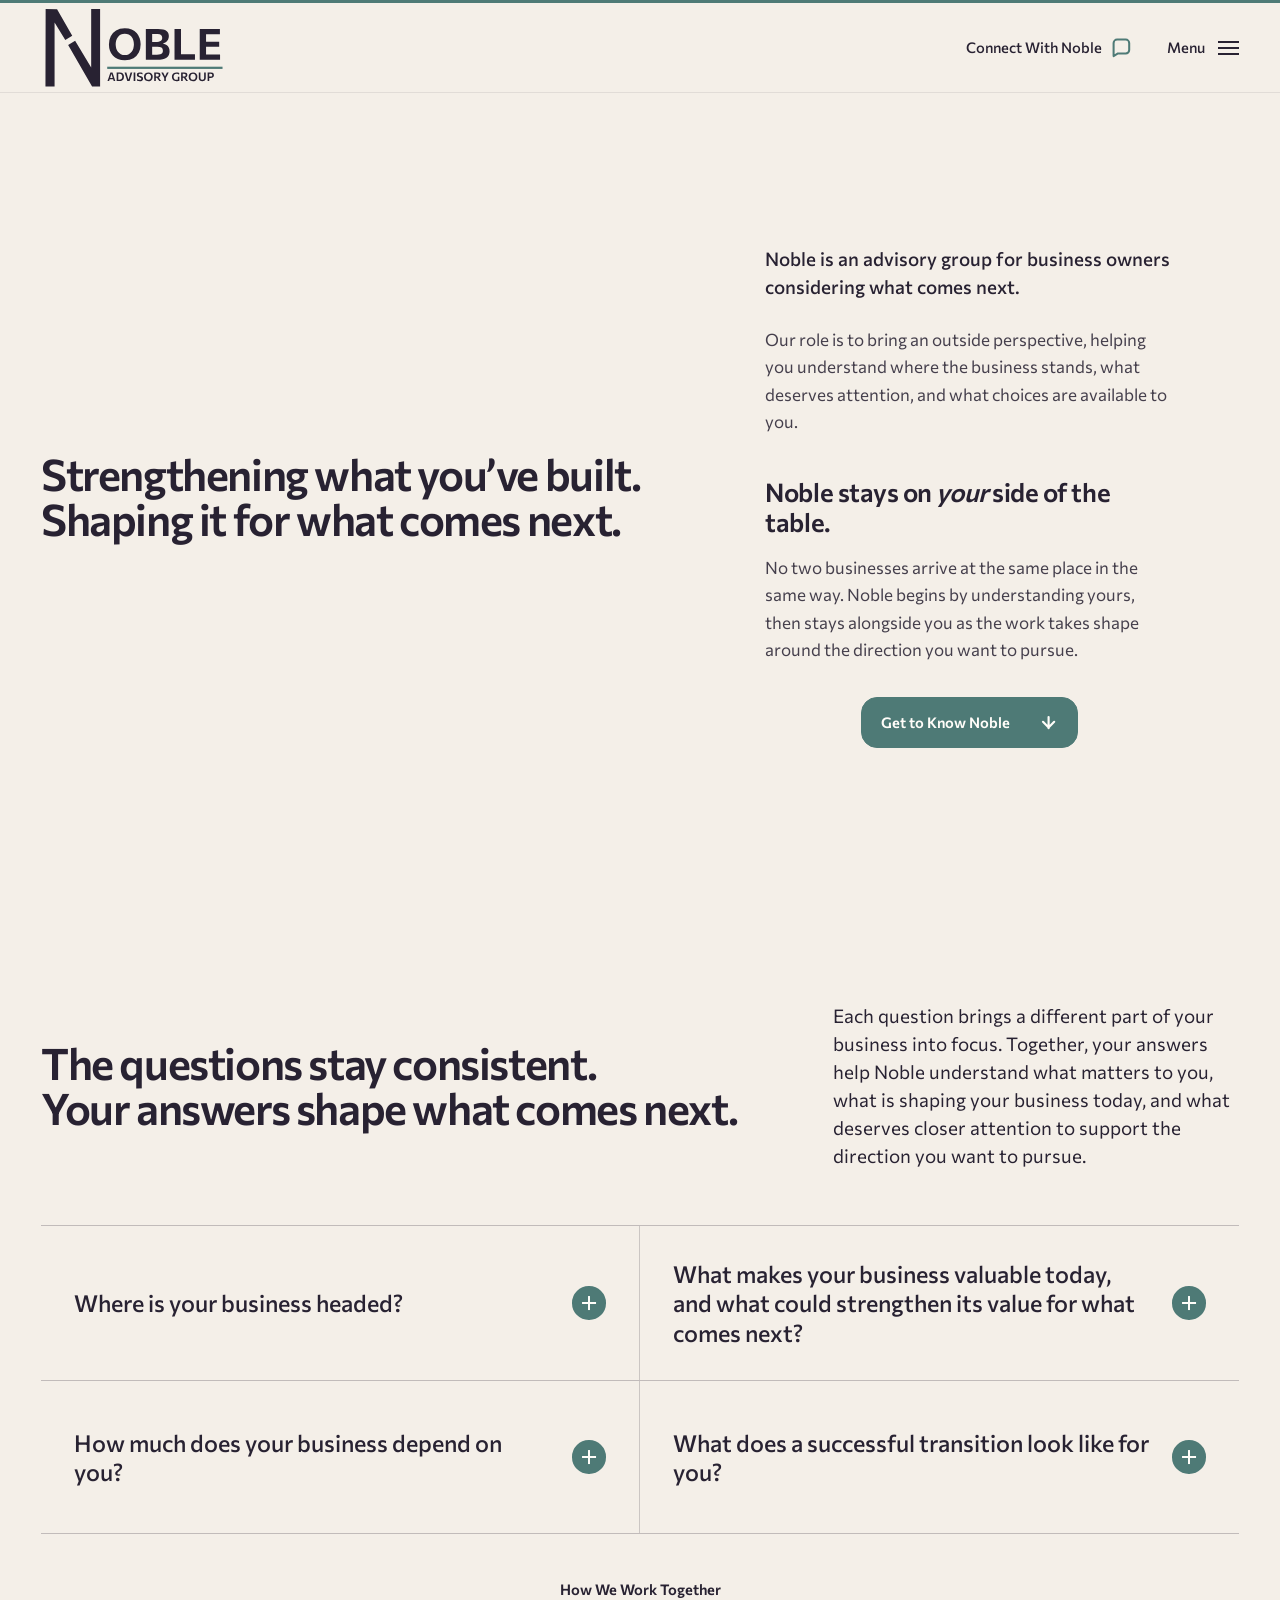
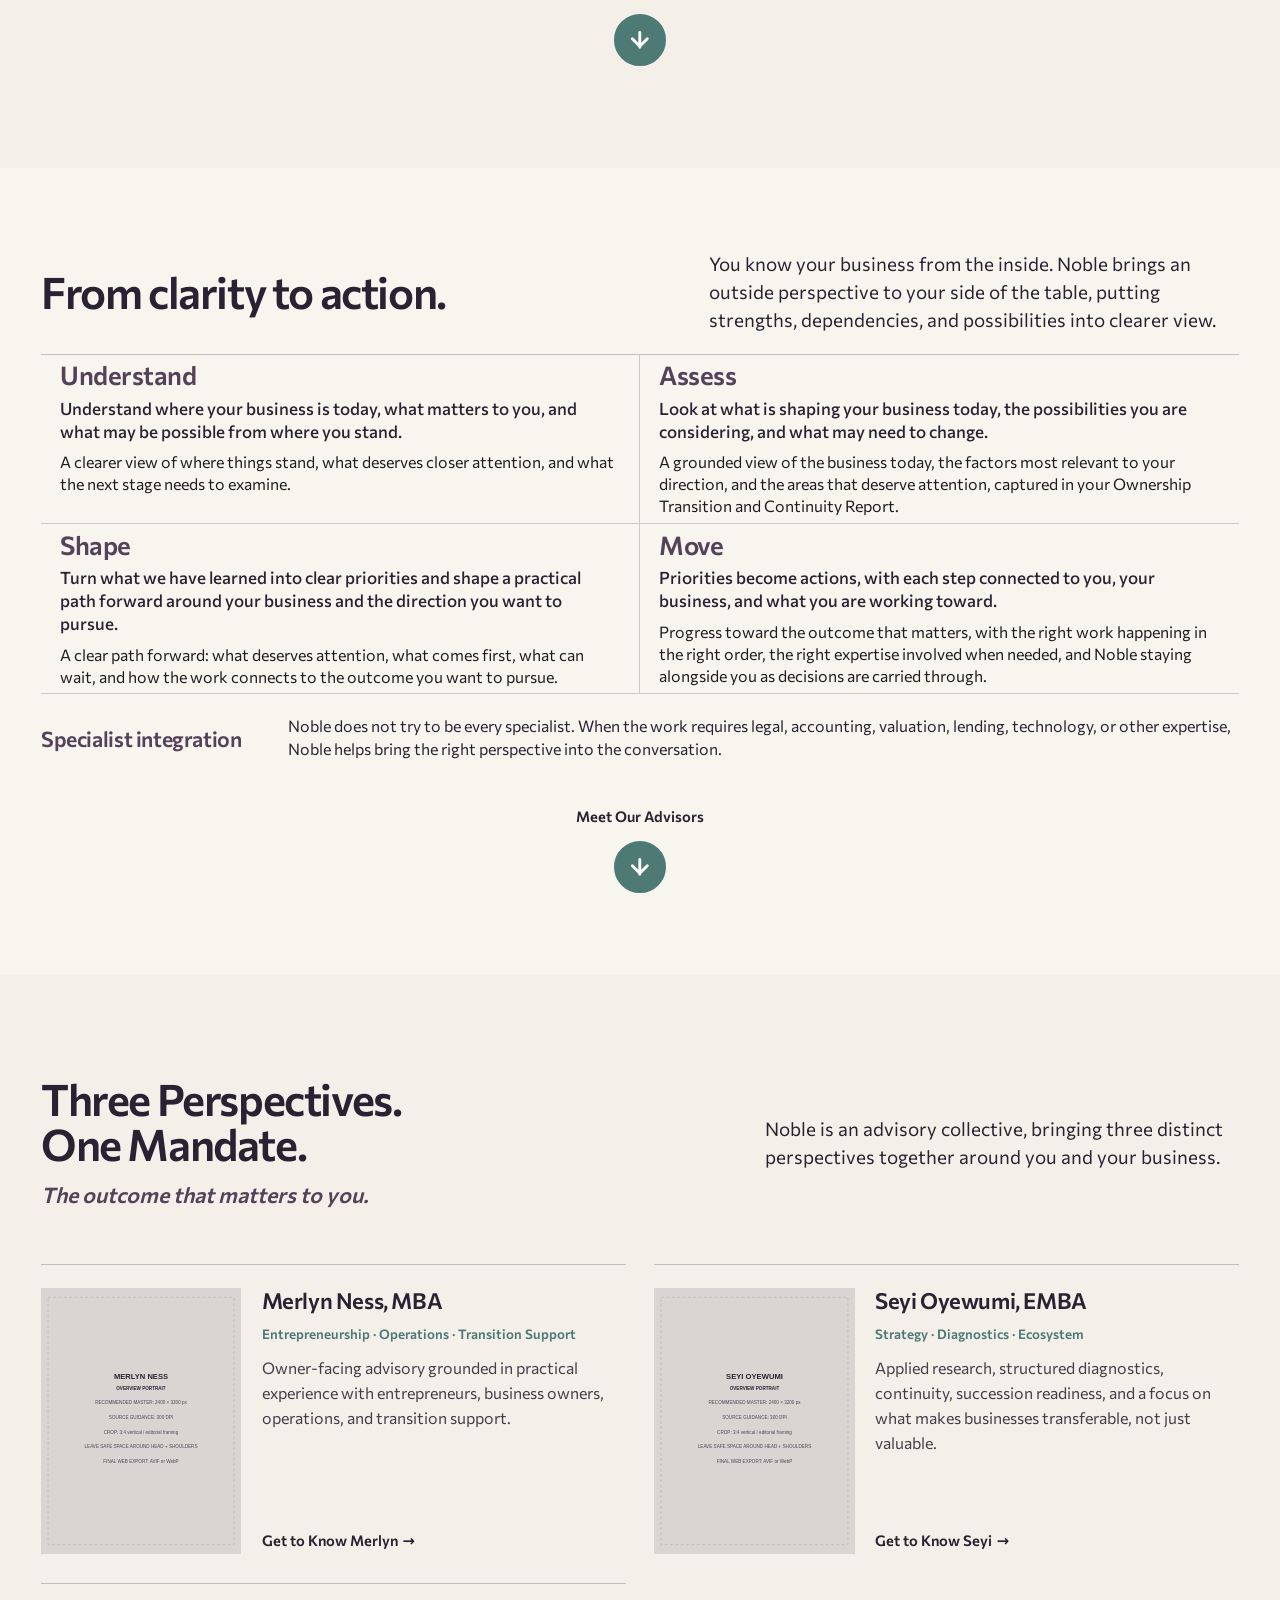
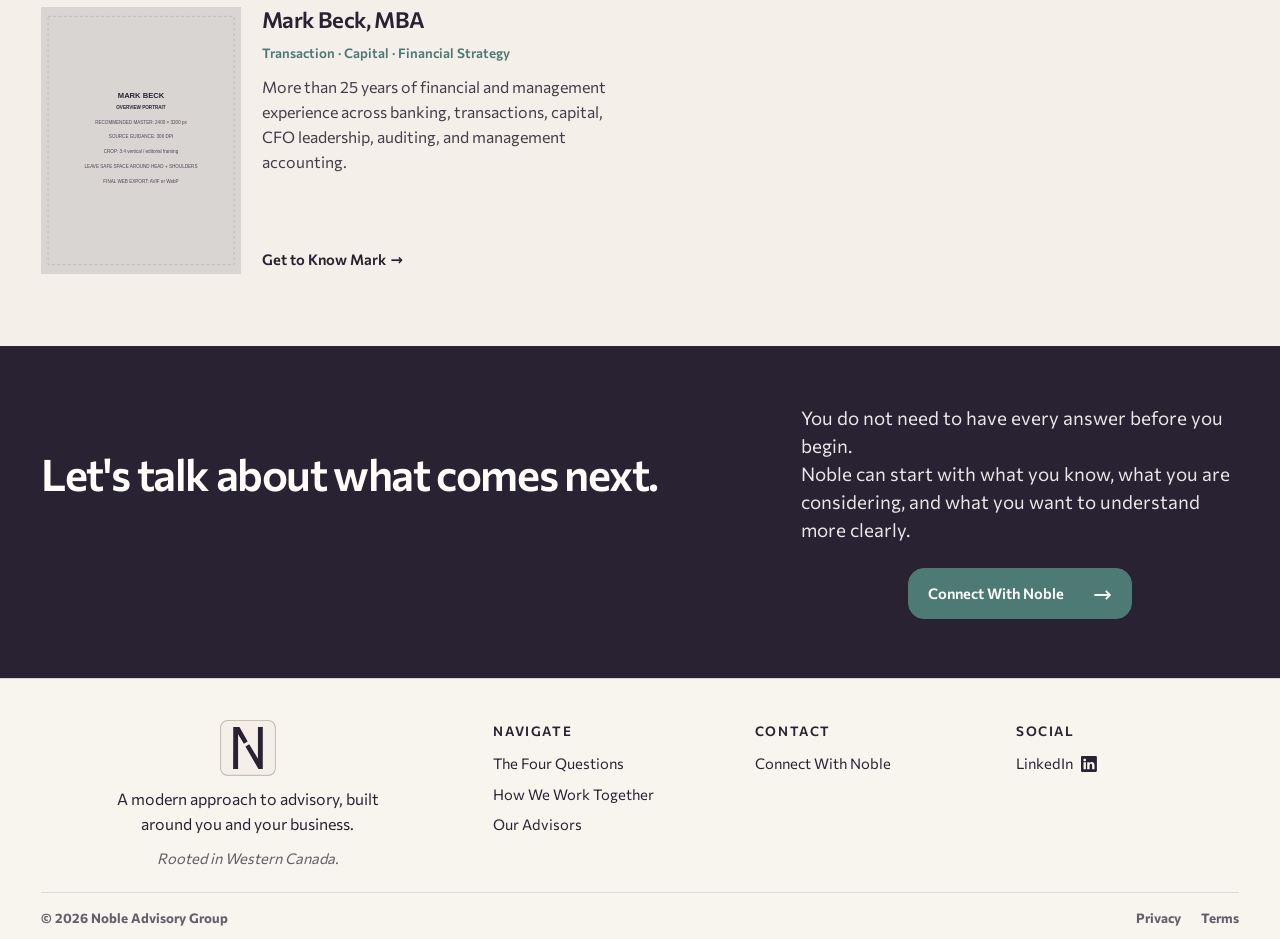
<file: index.html>
<!doctype html>
<html lang="en">
<head>
<meta charset="utf-8"><meta name="viewport" content="width=device-width, initial-scale=1">
<meta name="description" content="Noble Advisory Group helps business owners strengthen what they have built and understand what comes next."><title>Noble Advisory Group | Owner-Side Business Advisory</title>
<link rel="preconnect" href="https://fonts.googleapis.com"><link rel="preconnect" href="https://fonts.gstatic.com" crossorigin>
<link href="https://fonts.googleapis.com/css2?family=Commissioner:ital,wght@0,300..800;1,300..800&display=swap" rel="stylesheet">
<link rel="stylesheet" href="assets/css/tokens.css"><link rel="stylesheet" href="assets/css/site.css">
<script src="assets/js/site.js" defer></script><script src="assets/js/questions.js" defer></script>
</head>
<body class="microsite-page"><a class="skip-link" href="#main-content">Skip to Noble overview</a>
<!--COMMENT: §§§ SHARED COMPONENT: SITE HEADER §§§-->
<header class="site-header">
  <a class="site-header__brand" href="index.html" aria-label="Noble Advisory Group home"><img src="assets/brand/noble-logo-primary.svg" alt="Noble Advisory Group"></a>
  <div class="site-header__actions">
    <a class="site-header__contact" href="contact/index.html"><span>Connect With Noble</span><svg class="site-header__contact-icon" viewBox="0 0 24 24" fill="none" stroke="currentColor" stroke-width="2.35" stroke-linecap="round" stroke-linejoin="round" aria-hidden="true" focusable="false"><path d="M21 15a4 4 0 0 1-4 4H8l-5 3V7a4 4 0 0 1 4-4h10a4 4 0 0 1 4 4z"/></svg></a>
    <button class="site-header__menu" type="button" data-menu-open aria-controls="noble-menu" aria-expanded="false"><span>Menu</span><span class="site-header__menu-icon" aria-hidden="true"><span></span><span></span><span></span></span></button>
  </div>
</header>
<!--COMMENT: §§§ SHARED COMPONENT: GLOBAL NAVIGATION §§§-->
<div class="menu-drawer" id="noble-menu" data-menu aria-hidden="true" role="dialog" aria-modal="true" aria-label="Noble navigation" inert>
  <button class="menu-drawer__scrim" type="button" data-menu-close aria-label="Close menu"></button>
  <div class="menu-drawer__panel">
    <header class="menu-drawer__header"><button class="menu-drawer__close" type="button" data-menu-close><span>Close</span><span class="menu-drawer__close-icon" aria-hidden="true">×</span></button></header>
    <nav class="menu-drawer__links" aria-label="Noble destinations">
      <a href="index.html#four-questions"><span>The Four Questions</span><span aria-hidden="true">→</span></a>
      <a href="index.html#how-we-work"><span>How We Work Together</span><span aria-hidden="true">→</span></a>
      <a href="index.html#our-advisors"><span>Our Advisors</span><span aria-hidden="true">→</span></a>
      <a class="menu-drawer__action" href="contact/index.html"><span class="menu-drawer__link-label">Connect With Noble<svg class="menu-drawer__link-icon" viewBox="0 0 24 24" fill="none" stroke="currentColor" stroke-width="1.9" stroke-linecap="round" stroke-linejoin="round" aria-hidden="true" focusable="false"><path d="M21 15a4 4 0 0 1-4 4H8l-5 3V7a4 4 0 0 1 4-4h10a4 4 0 0 1 4 4z"/></svg></span><span aria-hidden="true">→</span></a>
    </nav>
    <div class="menu-drawer__utility"><span>Rooted in Western Canada.</span><div class="menu-drawer__utility-links">
      <a class="social-link social-link--linkedin" href="https://www.linkedin.com/" target="_blank" rel="noopener noreferrer" aria-label="Noble Advisory Group on LinkedIn"><span>LinkedIn</span><svg aria-hidden="true" class="social-link__icon" fill="currentColor" focusable="false" viewbox="0 0 16 16" xmlns="http://www.w3.org/2000/svg">
<path d="M0 1.146C0 .513.526 0 1.175 0h13.65C15.474 0 16 .513 16 1.146v13.708c0 .633-.526 1.146-1.175 1.146H1.175C.526 16 0 15.487 0 14.854zm4.943 12.248V6.169H2.542v7.225zm-1.2-8.212c.837 0 1.358-.554 1.358-1.248-.015-.709-.52-1.248-1.342-1.248S2.4 3.226 2.4 3.934c0 .694.521 1.248 1.327 1.248zm4.908 8.212V9.359c0-.216.016-.432.08-.586.173-.431.568-.878 1.232-.878.869 0 1.216.662 1.216 1.634v3.865h2.401V9.25c0-2.22-1.184-3.252-2.764-3.252-1.274 0-1.845.7-2.165 1.193v.025h-.016l.016-.025V6.169h-2.4c.03.678 0 7.225 0 7.225z"></path>
</svg></a>
      <a href="privacy/index.html">Privacy</a><a href="terms/index.html">Terms</a>
    </div></div>
  </div>
</div>
<main id="main-content" class="microsite-main">
  <!--COMMENT: §§§ SECTION 1: POSITIONING AND OWNER-SIDE RELATIONSHIP §§§-->
  <section class="site-section site-section--opening" aria-labelledby="opening-title">
    <img class="opening-signature" src="assets/brand/noble-microsite-signal.svg" alt="" aria-hidden="true" width="2121" height="3001">
    <div class="section-shell opening-layout">
      <h1 id="opening-title">
        <span>Strengthening what you’ve built.</span>
        <span>Shaping it for what comes next.</span>
      </h1>
      <div class="opening-layout__narrative">
        <p class="editorial-lead">Noble is an advisory group for business owners considering what comes next.</p>
        <p>Our role is to bring an outside perspective, helping you understand where the business stands, what deserves attention, and what choices are available to you.</p>
        <div class="opening-layout__relationship">
          <h2>Noble stays on <em>your</em> side of the table.</h2>
          <p>No two businesses arrive at the same place in the same way. Noble begins by understanding yours, then stays alongside you as the work takes shape around the direction you want to pursue.</p>
        </div>
        <a class="directional-action directional-action--primary" href="#four-questions">
          <span>Get to Know Noble</span>
          <svg class="directional-action__arrow directional-action__arrow--svg" viewBox="0 0 24 24" aria-hidden="true" focusable="false"><path d="M12 5v14m7-8-7 7-7-7"/></svg>
        </a>
      </div>
    </div>
  </section>
  <!--COMMENT: §§§ SECTION 2: FOUR QUESTIONS / INTERACTIVE OWNER REFLECTION §§§-->
  <section class="site-section site-section--questions" id="four-questions" aria-labelledby="questions-title">
    <div class="section-shell"><header class="section-intro section-intro--split section-intro--questions"><h2 id="questions-title">The questions stay consistent.<span>Your answers shape what comes next.</span></h2><p>Each question brings a different part of your business into focus. Together, your answers help Noble understand what matters to you, what is shaping your business today, and what deserves closer attention to support the direction you want to pursue.</p></header>
      <div class="questions-grid" role="group" aria-label="Explore the Four Questions">
        <div class="question-pair">
          <article class="question-item question-item--first" data-question-item>
            <h3><button aria-controls="question-panel-direction" aria-expanded="false" class="question-item__trigger" data-question-trigger="" id="question-trigger-direction" type="button">
<span>Where is your business headed?</span><span aria-hidden="true" class="question-item__icon"></span>
</button></h3>
          </article>
          <div aria-labelledby="question-trigger-direction" class="question-item__panel" hidden="" id="question-panel-direction" role="region"><p>Where you want the business to go changes what needs attention now. Even when the destination is not fully decided, the possibilities you are considering help clarify what matters most and where to focus first.</p></div>
          <article class="question-item question-item--second" data-question-item>
            <h3><button aria-controls="question-panel-value" aria-expanded="false" class="question-item__trigger" data-question-trigger="" id="question-trigger-value" type="button">
<span>What makes your business valuable today, and what could strengthen its value for what comes next?</span><span aria-hidden="true" class="question-item__icon"></span>
</button></h3>
          </article>
          <div aria-labelledby="question-trigger-value" class="question-item__panel" hidden="" id="question-panel-value" role="region"><p>The value of your business is being shaped every day by the decisions you make, often before you can see the effect. Understanding what is strengthening the business, and what may be weakening it, helps you protect what is working, improve what is not, and make future decisions from a stronger position.</p></div>
        </div>
        <div class="question-pair">
          <article class="question-item question-item--first" data-question-item>
            <h3><button aria-controls="question-panel-independence" aria-expanded="false" class="question-item__trigger" data-question-trigger="" id="question-trigger-independence" type="button">
<span>How much does your business depend on you?</span><span aria-hidden="true" class="question-item__icon"></span>
</button></h3>
          </article>
          <div aria-labelledby="question-trigger-independence" class="question-item__panel" hidden="" id="question-panel-independence" role="region"><p>The role you play in the business matters, but so does what happens when you are not there. Understanding where the business depends on you helps clarify what needs to become stronger, giving you more choice in the role you choose to play.</p></div>
          <article class="question-item question-item--second" data-question-item>
            <h3><button aria-controls="question-panel-outcome" aria-expanded="false" class="question-item__trigger" data-question-trigger="" id="question-trigger-outcome" type="button">
<span>What does a successful transition look like for you?</span><span aria-hidden="true" class="question-item__icon"></span>
</button></h3>
          </article>
          <div aria-labelledby="question-trigger-outcome" class="question-item__panel" hidden="" id="question-panel-outcome" role="region"><p>On paper, a transition can look successful and still miss what matters to you. Knowing what you want to protect and what you want the transition to make possible gives you a clearer basis for the decisions that shape the outcome.</p></div>
        </div>
      </div>
      <!--COMMENT: [GUIDE VISITORS FORWARD WITH A CONSISTENT LABELED CHAPTER TRANSITION]-->
      <nav class="section-progression" aria-label="Continue exploring Noble">
        <a class="section-progression__link" href="#how-we-work">
          <span class="section-progression__label">How We Work Together</span>
          <span class="section-progression__circle" aria-hidden="true">
            <svg viewBox="0 0 24 24" focusable="false"><path d="M12 5v14m7-8-7 7-7-7"/></svg>
          </span>
        </a>
      </nav>
    </div>
  </section>
  <!--COMMENT: §§§ SECTION 3: HOW WE WORK TOGETHER §§§-->
  <section class="site-section site-section--process" id="how-we-work" aria-labelledby="process-title">
    <div class="section-shell">
      <header class="section-intro section-intro--split section-intro--process">
        <h2 id="process-title">From clarity to action.</h2>
        <p>You know your business from the inside. Noble brings an outside perspective to your side of the table, putting strengths, dependencies, and possibilities into clearer view.</p>
      </header>
      <!--COMMENT: [USE A CLEAR STAGE-THEN-COPY HIERARCHY; THE FULL WIDTH OF EACH CARD SUPPORTS READING]-->
      <div class="process-system">
        <article class="process-stage">
          <h3>Understand</h3>
          <div class="process-stage__content">
            <p class="process-stage__description">Understand where your business is today, what matters to you, and what may be possible from where you stand.</p>
            <p class="process-stage__outcome">A clearer view of where things stand, what deserves closer attention, and what the next stage needs to examine.</p>
          </div>
        </article>
        <article class="process-stage">
          <h3>Assess</h3>
          <div class="process-stage__content">
            <p class="process-stage__description">Look at what is shaping your business today, the possibilities you are considering, and what may need to change.</p>
            <p class="process-stage__outcome">A grounded view of the business today, the factors most relevant to your direction, and the areas that deserve attention, captured in your Ownership Transition and Continuity Report.</p>
          </div>
        </article>
        <article class="process-stage">
          <h3>Shape</h3>
          <div class="process-stage__content">
            <p class="process-stage__description">Turn what we have learned into clear priorities and shape a practical path forward around your business and the direction you want to pursue.</p>
            <p class="process-stage__outcome">A clear path forward: what deserves attention, what comes first, what can wait, and how the work connects to the outcome you want to pursue.</p>
          </div>
        </article>
        <article class="process-stage">
          <h3>Move</h3>
          <div class="process-stage__content">
            <p class="process-stage__description">Priorities become actions, with each step connected to you, your business, and what you are working toward.</p>
            <p class="process-stage__outcome">Progress toward the outcome that matters, with the right work happening in the right order, the right expertise involved when needed, and Noble staying alongside you as decisions are carried through.</p>
          </div>
        </article>
      </div>
      <!--COMMENT: [CLOSE WITH SPECIALIST CONTEXT, THEN THE SHARED CENTERED ADVANCEMENT CONVENTION]-->
      <div class="specialist-note">
        <h3>Specialist integration</h3>
        <p>Noble does not try to be every specialist. When the work requires legal, accounting, valuation, lending, technology, or other expertise, Noble helps bring the right perspective into the conversation.</p>
      </div>
      <nav class="section-progression section-progression--process" aria-label="Continue exploring Noble">
        <a class="section-progression__link" href="#our-advisors">
          <span class="section-progression__label">Meet Our Advisors</span>
          <span class="section-progression__circle" aria-hidden="true">
            <svg viewBox="0 0 24 24" focusable="false"><path d="M12 5v14m7-8-7 7-7-7"/></svg>
          </span>
        </a>
      </nav>
    </div>
  </section>
  <!--COMMENT: §§§ SECTION 4: THREE ADVISOR PERSPECTIVES §§§-->
  <section class="site-section site-section--advisors" id="our-advisors" aria-labelledby="advisors-title">
    <div class="section-shell"><header class="section-intro section-intro--split section-intro--advisors"><div><h2 id="advisors-title"><span>Three Perspectives.</span><span>One Mandate.</span></h2><p class="section-intro__echo"><strong><em>The outcome that matters to you.</em></strong></p></div><p>Noble is an advisory collective, bringing three distinct perspectives together around you and your business.</p></header>
      <div class="advisors-grid"><article class="advisor-intro">
  <a class="advisor-intro__portrait" href="advisors/merlyn-ness/index.html" aria-label="Get to Know Merlyn"><img src="assets/images/advisors/merlyn-ness-overview.svg" alt="Merlyn Ness, MBA"></a>
  <div class="advisor-intro__copy"><h3><a href="advisors/merlyn-ness/index.html">Merlyn Ness, MBA</a></h3>
    <p class="advisor-intro__lens">Entrepreneurship · Operations · Transition Support</p><p class="advisor-intro__description">Owner-facing advisory grounded in practical experience with entrepreneurs, business owners, operations, and transition support.</p>
    <a class="text-action" href="advisors/merlyn-ness/index.html"><span class="text-action__label">Get to Know Merlyn</span><span aria-hidden="true"> →</span></a>
  </div>
</article>
<article class="advisor-intro">
  <a class="advisor-intro__portrait" href="advisors/seyi-oyewumi/index.html" aria-label="Get to Know Seyi"><img src="assets/images/advisors/seyi-oyewumi-overview.svg" alt="Seyi Oyewumi, EMBA"></a>
  <div class="advisor-intro__copy"><h3><a href="advisors/seyi-oyewumi/index.html">Seyi Oyewumi, EMBA</a></h3>
    <p class="advisor-intro__lens">Strategy · Diagnostics · Ecosystem</p><p class="advisor-intro__description">Applied research, structured diagnostics, continuity, succession readiness, and a focus on what makes businesses transferable, not just valuable.</p>
    <a class="text-action" href="advisors/seyi-oyewumi/index.html"><span class="text-action__label">Get to Know Seyi</span><span aria-hidden="true"> →</span></a>
  </div>
</article>
<article class="advisor-intro">
  <a class="advisor-intro__portrait" href="advisors/mark-beck/index.html" aria-label="Get to Know Mark"><img src="assets/images/advisors/mark-beck-overview.svg" alt="Mark Beck, MBA"></a>
  <div class="advisor-intro__copy"><h3><a href="advisors/mark-beck/index.html">Mark Beck, MBA</a></h3>
    <p class="advisor-intro__lens">Transaction · Capital · Financial Strategy</p><p class="advisor-intro__description">More than 25 years of financial and management experience across banking, transactions, capital, CFO leadership, auditing, and management accounting.</p>
    <a class="text-action" href="advisors/mark-beck/index.html"><span class="text-action__label">Get to Know Mark</span><span aria-hidden="true"> →</span></a>
  </div>
</article></div>
    </div>
  </section>
  <!--COMMENT: §§§ SECTION 5: CONVERSATION INVITATION §§§-->
  <!--COMMENT: [PAIR A CENTERED EDITORIAL HEADLINE WITH TWO CONNECTED, DISTINCT SUPPORTING THOUGHTS]-->
  <section class="site-section site-section--conversation" aria-labelledby="conversation-title">
    <div class="section-shell closing-layout closing-layout--conversation">
      <h2 id="conversation-title">Let's talk about what comes next.</h2>
      <p>
        <span class="closing-layout__sentence">You do not need to have every answer before you begin.</span>
        <span class="closing-layout__sentence">Noble can start with what you know, what you are considering, and what you want to understand more clearly.</span>
      </p>
      <a class="directional-action directional-action--primary" href="contact/index.html">
        <span>Connect With Noble</span>
        <span class="directional-action__arrow" aria-hidden="true">→</span>
      </a>
    </div>
  </section>
</main>
<!--COMMENT: §§§ SHARED COMPONENT: COMPACT FIRM FOOTER §§§-->
<footer class="firm-footer" data-firm-footer>
  <div class="firm-footer__inner">
    <section class="firm-footer__identity" aria-label="Noble Advisory Group">
      <a class="firm-footer__mark" href="index.html" aria-label="Noble Advisory Group home"><img src="assets/brand/noble-favicon-primary-layered.svg" alt=""></a>
      <p>A modern approach to advisory, built around you and your business.</p><span>Rooted in Western Canada.</span>
    </section>
    <nav class="firm-footer__group" aria-label="Noble destinations"><h2>Navigate</h2>
      <a href="index.html#four-questions">The Four Questions</a><a href="index.html#how-we-work">How We Work Together</a><a href="index.html#our-advisors">Our Advisors</a>
    </nav>
    <section class="firm-footer__group"><h2>Contact</h2><a href="contact/index.html">Connect With Noble</a></section>
    <section class="firm-footer__group"><h2>Social</h2><a class="social-link social-link--linkedin" href="https://www.linkedin.com/" target="_blank" rel="noopener noreferrer" aria-label="Noble Advisory Group on LinkedIn"><span>LinkedIn</span><svg aria-hidden="true" class="social-link__icon" fill="currentColor" focusable="false" viewbox="0 0 16 16" xmlns="http://www.w3.org/2000/svg">
<path d="M0 1.146C0 .513.526 0 1.175 0h13.65C15.474 0 16 .513 16 1.146v13.708c0 .633-.526 1.146-1.175 1.146H1.175C.526 16 0 15.487 0 14.854zm4.943 12.248V6.169H2.542v7.225zm-1.2-8.212c.837 0 1.358-.554 1.358-1.248-.015-.709-.52-1.248-1.342-1.248S2.4 3.226 2.4 3.934c0 .694.521 1.248 1.327 1.248zm4.908 8.212V9.359c0-.216.016-.432.08-.586.173-.431.568-.878 1.232-.878.869 0 1.216.662 1.216 1.634v3.865h2.401V9.25c0-2.22-1.184-3.252-2.764-3.252-1.274 0-1.845.7-2.165 1.193v.025h-.016l.016-.025V6.169h-2.4c.03.678 0 7.225 0 7.225z"></path>
</svg></a></section>
    <div class="firm-footer__legal"><p>© 2026 Noble Advisory Group</p><div><a href="privacy/index.html">Privacy</a><a href="terms/index.html">Terms</a></div></div>
  </div>
</footer>
</body></html>
</file>
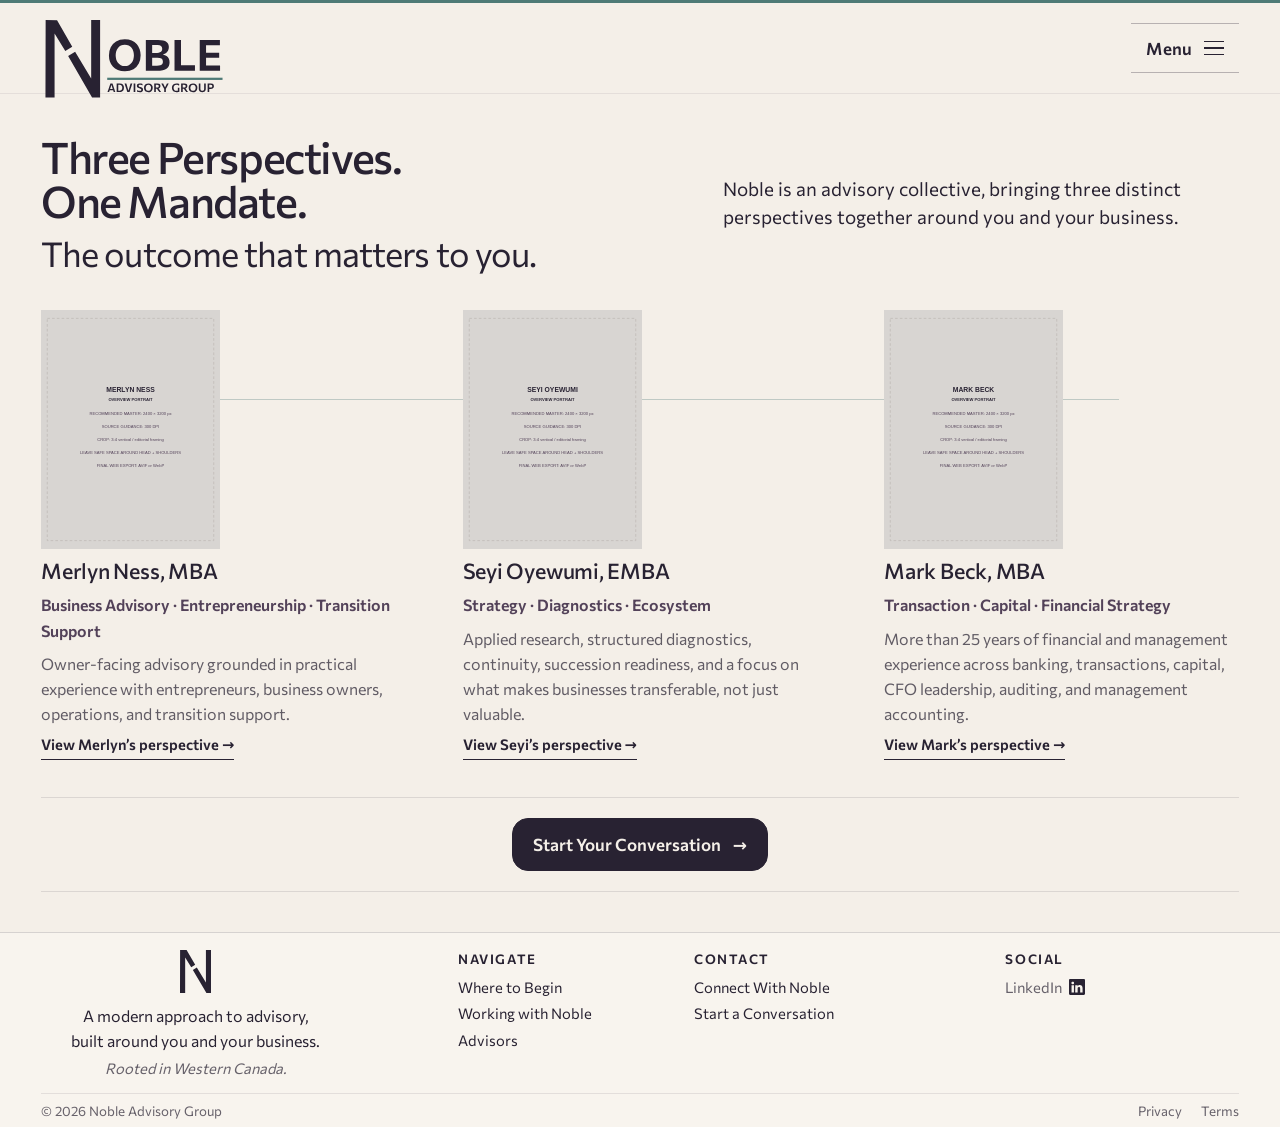
<file: advisors/index.html>
<!doctype html>
<html lang="en">
<head>
<meta charset="utf-8">
<meta name="viewport" content="width=device-width, initial-scale=1">
<meta name="description" content="Meet Merlyn Ness, Seyi Oyewumi, and Mark Beck — the three co-founders and advisors behind Noble Advisory Group.">
<title>Advisors | Noble Advisory Group</title>
<link rel="preconnect" href="https://fonts.googleapis.com">
<link rel="preconnect" href="https://fonts.gstatic.com" crossorigin>
<link href="https://fonts.googleapis.com/css2?family=Commissioner:ital,wght@0,300..800;1,300..800&display=swap" rel="stylesheet">
<link rel="stylesheet" href="../assets/css/tokens.css">
<link rel="stylesheet" href="../assets/css/base.css">
<link rel="stylesheet" href="../assets/css/components.css">
<link rel="stylesheet" href="../assets/css/footer.css">
<link rel="stylesheet" href="../assets/css/advisors.css">
<script src="../assets/js/site.js" defer></script>
</head>
<body class="advisors-page">
<a class="skip-link" href="#advisors-main">Skip to advisors</a>

<!--COMMENT: §§§ SECTION 1: SITE HEADER §§§-->
<header class="site-header site-header--contextless">
  <a class="site-header__brand" href="../index.html" aria-label="Noble Advisory Group home"><img src="../assets/brand/noble-logo-primary.svg" alt="Noble Advisory Group"></a>
  <button class="site-header__menu" type="button" data-menu-open aria-controls="advisors-menu" aria-expanded="false"><span class="site-header__menu-label">Menu</span><span class="site-header__menu-icon" aria-hidden="true"><span></span><span></span><span></span></span></button>
</header>

<div class="menu-drawer" id="advisors-menu" data-menu aria-hidden="true" role="dialog" aria-modal="true" aria-label="Noble navigation">
  <button class="menu-drawer__scrim" type="button" data-menu-close aria-label="Close menu"></button>
  <div class="menu-drawer__panel">
    <header class="menu-drawer__header"><button class="menu-drawer__close" type="button" data-menu-close><span>Close</span><span class="menu-drawer__close-icon" aria-hidden="true">×</span></button></header>
    <nav class="menu-drawer__links" aria-label="Noble destinations">
      <a href="../index.html"><span>Home</span><span aria-hidden="true">→</span></a>
      <a href="../start/conversation/index.html"><span>Where to Begin</span><span aria-hidden="true">→</span></a>
      <a href="../start/index.html"><span>Four Questions</span><span aria-hidden="true">→</span></a>
      <a href="../explore/index.html"><span>Working with Noble</span><span aria-hidden="true">→</span></a>
      <a href="../advisors/index.html" aria-current="page"><span>Advisors</span><span aria-hidden="true">→</span></a>
      <a class="menu-drawer__action" href="../contact/start/index.html"><span>Start a Conversation</span><span aria-hidden="true">→</span></a>
      <a href="../contact/index.html"><span>Connect With Noble</span><span aria-hidden="true">→</span></a>
    </nav>
    <div class="menu-drawer__utility">
      <span>Rooted in Western Canada.</span>
      <div class="menu-drawer__utility-links">
        <a class="social-link social-link--linkedin" href="https://www.linkedin.com/" target="_blank" rel="noopener noreferrer" aria-label="Noble Advisory Group on LinkedIn">
          <span>LinkedIn</span>
          <svg class="social-link__icon" xmlns="http://www.w3.org/2000/svg" viewBox="0 0 16 16" fill="currentColor" aria-hidden="true" focusable="false">
            <path d="M0 1.146C0 .513.526 0 1.175 0h13.65C15.474 0 16 .513 16 1.146v13.708c0 .633-.526 1.146-1.175 1.146H1.175C.526 16 0 15.487 0 14.854zm4.943 12.248V6.169H2.542v7.225zm-1.2-8.212c.837 0 1.358-.554 1.358-1.248-.015-.709-.52-1.248-1.342-1.248S2.4 3.226 2.4 3.934c0 .694.521 1.248 1.327 1.248zm4.908 8.212V9.359c0-.216.016-.432.08-.586.173-.431.568-.878 1.232-.878.869 0 1.216.662 1.216 1.634v3.865h2.401V9.25c0-2.22-1.184-3.252-2.764-3.252-1.274 0-1.845.7-2.165 1.193v.025h-.016l.016-.025V6.169h-2.4c.03.678 0 7.225 0 7.225z"/>
          </svg>
        </a>
        <a href="../privacy/index.html">Privacy</a>
        <a href="../terms/index.html">Terms</a>
      </div>
    </div>
  </div>
</div>

<!--COMMENT: §§§ SECTION 2: ADVISOR RELATIONSHIP OVERVIEW §§§-->
<main class="advisors-main" id="advisors-main">
  <section class="advisors-intro">
    <h1>
      <span class="advisors-intro__primary">Three Perspectives. One Mandate.</span>
      <span class="advisors-intro__secondary">The outcome that matters to you.</span>
    </h1>
    <p class="intro">Noble is an advisory collective, bringing three distinct perspectives together around you and your business.</p>
  </section>

  <!--COMMENT: §§§ SECTION 3: THREE ADVISOR PERSPECTIVES §§§-->
  <section class="advisor-system" aria-label="Noble co-founders and advisors">
    <a class="advisor-node advisor-node--one" href="merlyn-ness/index.html">
      <span class="advisor-node__portrait"><img src="../assets/images/advisors/merlyn-ness-overview.svg" alt="Merlyn Ness"></span>
      <h2>Merlyn Ness, MBA</h2>
      <span class="advisor-node__lens">Business Advisory · Entrepreneurship · Transition Support</span>
      <p>Owner-facing advisory grounded in practical experience with entrepreneurs, business owners, operations, and transition support.</p>
      <span class="text-action">View Merlyn’s perspective →</span>
    </a>

    <a class="advisor-node advisor-node--two" href="seyi-oyewumi/index.html">
      <span class="advisor-node__portrait"><img src="../assets/images/advisors/seyi-oyewumi-overview.svg" alt="Seyi Oyewumi"></span>
      <h2>Seyi Oyewumi, EMBA</h2>
      <span class="advisor-node__lens">Strategy · Diagnostics · Ecosystem</span>
      <p>Applied research, structured diagnostics, continuity, succession readiness, and a focus on what makes businesses transferable, not just valuable.</p>
      <span class="text-action">View Seyi’s perspective →</span>
    </a>

    <a class="advisor-node advisor-node--three" href="mark-beck/index.html">
      <span class="advisor-node__portrait"><img src="../assets/images/advisors/mark-beck-overview.svg" alt="Mark Beck"></span>
      <h2>Mark Beck, MBA</h2>
      <span class="advisor-node__lens">Transaction · Capital · Financial Strategy</span>
      <p>More than 25 years of financial and management experience across banking, transactions, capital, CFO leadership, auditing, and management accounting.</p>
      <span class="text-action">View Mark’s perspective →</span>
    </a>

    <div class="advisor-system__connection" aria-hidden="true"><span></span><span></span><span></span></div>
  </section>

  <!--COMMENT: §§§ SECTION 4: TEAM-LEVEL INVITATION §§§-->
  <section class="team-invitation" aria-label="Start your conversation with Noble">
    <a class="directional-action directional-action--primary directional-action--forward" href="../contact/start/index.html">
      <span>Start Your Conversation</span>
      <span class="directional-action__arrow" aria-hidden="true">→</span>
    </a>
  </section>
</main>

<!--COMMENT: §§§ SHARED COMPONENT: COMPACT FIRM FOOTER §§§-->
<footer class="firm-footer" data-firm-footer>
  <div class="firm-footer__inner">
    <section class="firm-footer__identity" aria-label="Noble Advisory Group">
      <a class="firm-footer__mark" href="../index.html" aria-label="Noble Advisory Group home"><img src="../assets/brand/noble-custom-footer-n.svg" alt=""></a>
      <p>A modern approach to advisory, built around you and your business.</p>
      <span>Rooted in Western Canada.</span>
    </section>
    <nav class="firm-footer__group firm-footer__group--navigate" aria-label="Noble destinations">
      <h2>Navigate</h2>
      <a href="../start/conversation/index.html">Where to Begin</a>
      <a href="../explore/index.html">Working with Noble</a>
      <a href="../advisors/index.html">Advisors</a>
    </nav>
    <section class="firm-footer__group firm-footer__group--contact">
      <h2>Contact</h2>
      <a href="../contact/index.html">Connect With Noble</a>
      <a href="../contact/start/index.html">Start a Conversation</a>
    </section>
    <section class="firm-footer__group firm-footer__group--connect">
      <h2>Social</h2>
      <a class="social-link social-link--linkedin" href="https://www.linkedin.com/" target="_blank" rel="noopener noreferrer" aria-label="Noble Advisory Group on LinkedIn">
        <span>LinkedIn</span>
        <svg class="social-link__icon" xmlns="http://www.w3.org/2000/svg" viewBox="0 0 16 16" fill="currentColor" aria-hidden="true" focusable="false">
          <path d="M0 1.146C0 .513.526 0 1.175 0h13.65C15.474 0 16 .513 16 1.146v13.708c0 .633-.526 1.146-1.175 1.146H1.175C.526 16 0 15.487 0 14.854zm4.943 12.248V6.169H2.542v7.225zm-1.2-8.212c.837 0 1.358-.554 1.358-1.248-.015-.709-.52-1.248-1.342-1.248S2.4 3.226 2.4 3.934c0 .694.521 1.248 1.327 1.248zm4.908 8.212V9.359c0-.216.016-.432.08-.586.173-.431.568-.878 1.232-.878.869 0 1.216.662 1.216 1.634v3.865h2.401V9.25c0-2.22-1.184-3.252-2.764-3.252-1.274 0-1.845.7-2.165 1.193v.025h-.016l.016-.025V6.169h-2.4c.03.678 0 7.225 0 7.225z"/>
        </svg>
      </a>
    </section>
    <div class="firm-footer__legal">
      <p>© 2026 Noble Advisory Group</p>
      <div><a href="../privacy/index.html">Privacy</a><a href="../terms/index.html">Terms</a></div>
    </div>
  </div>
</footer>
</body>
</html>
</file>
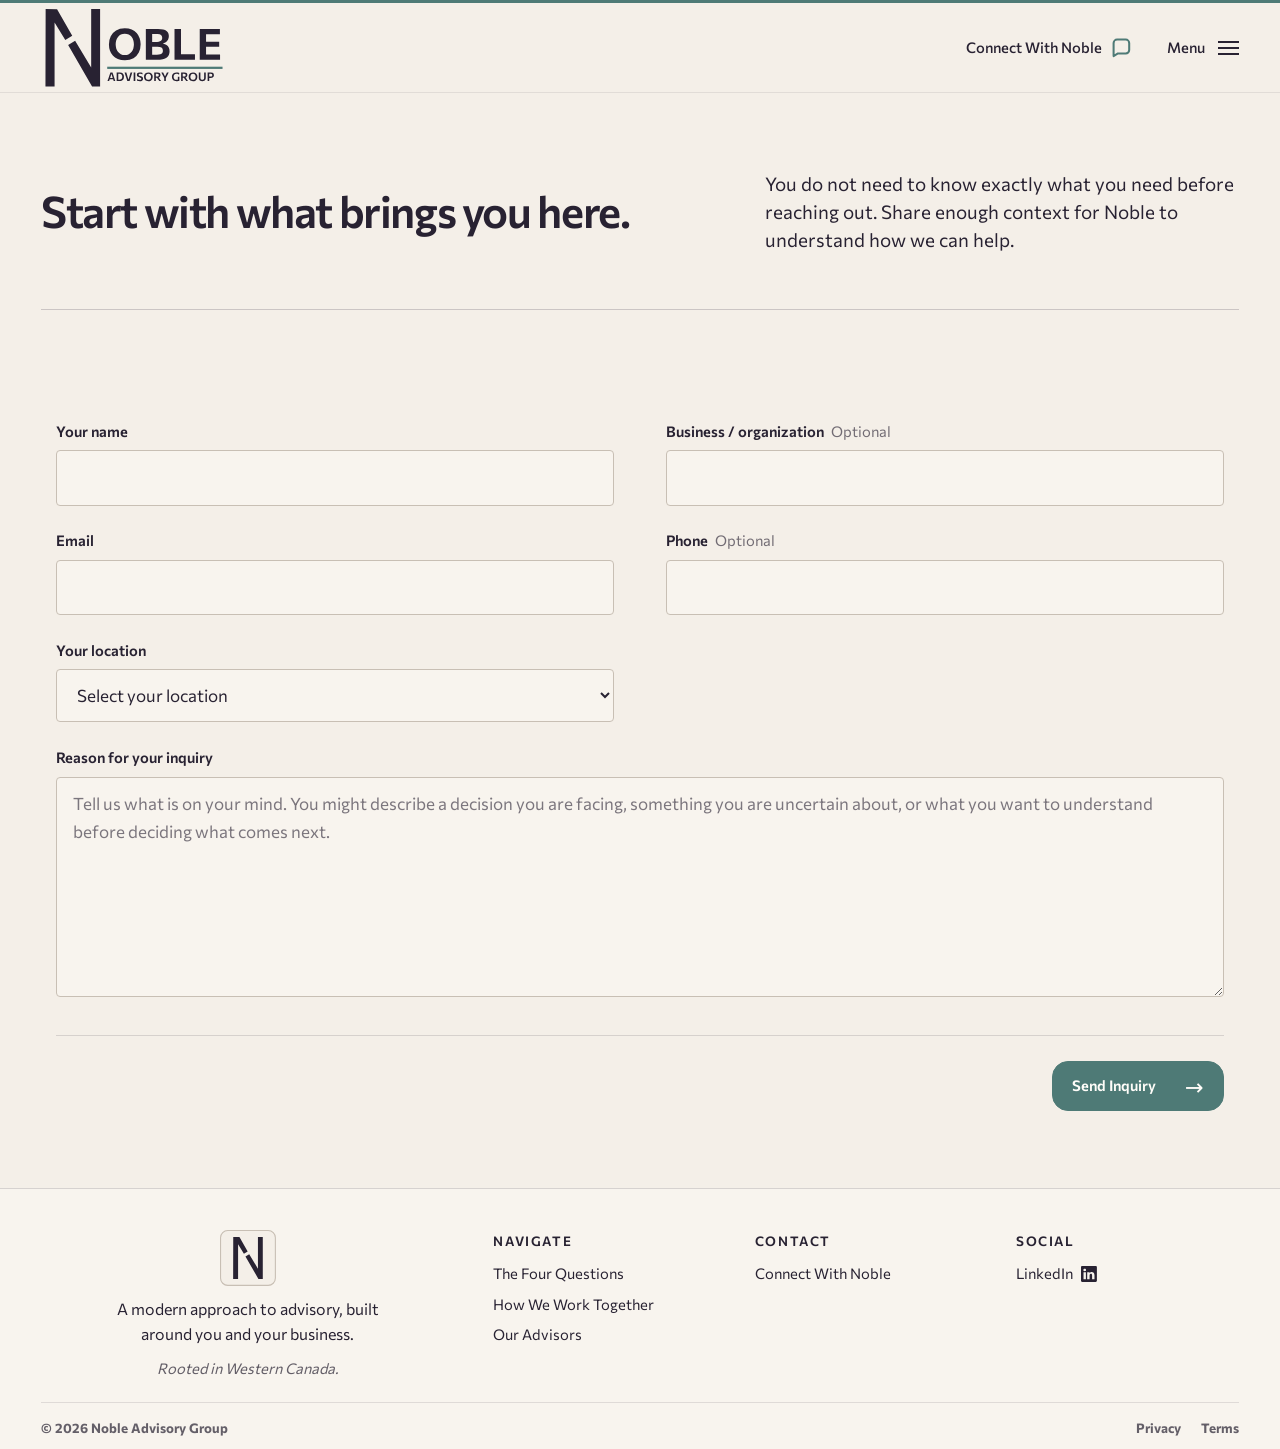
<file: contact/index.html>
<!doctype html>
<html lang="en">
<head>
<meta charset="utf-8"><meta name="viewport" content="width=device-width, initial-scale=1">
<meta name="description" content="Contact Noble Advisory Group with a general inquiry."><title>Connect With Noble | Noble Advisory Group</title>
<link rel="preconnect" href="https://fonts.googleapis.com"><link rel="preconnect" href="https://fonts.gstatic.com" crossorigin>
<link href="https://fonts.googleapis.com/css2?family=Commissioner:ital,wght@0,300..800;1,300..800&display=swap" rel="stylesheet">
<link rel="stylesheet" href="../assets/css/tokens.css"><link rel="stylesheet" href="../assets/css/site.css">
<script src="../assets/js/site.js" defer></script><script src="../assets/js/contact.js" defer></script>
</head>
<body class="contact-page"><a class="skip-link" href="#main-content">Skip to contact form</a><!--COMMENT: §§§ SHARED COMPONENT: SITE HEADER §§§-->
<header class="site-header">
  <a class="site-header__brand" href="../index.html" aria-label="Noble Advisory Group home"><img src="../assets/brand/noble-logo-primary.svg" alt="Noble Advisory Group"></a>
  <div class="site-header__actions">
    <a class="site-header__contact" href="../contact/index.html"><span>Connect With Noble</span><svg class="site-header__contact-icon" viewBox="0 0 24 24" fill="none" stroke="currentColor" stroke-width="2.35" stroke-linecap="round" stroke-linejoin="round" aria-hidden="true" focusable="false"><path d="M21 15a4 4 0 0 1-4 4H8l-5 3V7a4 4 0 0 1 4-4h10a4 4 0 0 1 4 4z"/></svg></a>
    <button class="site-header__menu" type="button" data-menu-open aria-controls="noble-menu" aria-expanded="false"><span>Menu</span><span class="site-header__menu-icon" aria-hidden="true"><span></span><span></span><span></span></span></button>
  </div>
</header>
<!--COMMENT: §§§ SHARED COMPONENT: GLOBAL NAVIGATION §§§-->
<div class="menu-drawer" id="noble-menu" data-menu aria-hidden="true" role="dialog" aria-modal="true" aria-label="Noble navigation" inert>
  <button class="menu-drawer__scrim" type="button" data-menu-close aria-label="Close menu"></button>
  <div class="menu-drawer__panel">
    <header class="menu-drawer__header"><button class="menu-drawer__close" type="button" data-menu-close><span>Close</span><span class="menu-drawer__close-icon" aria-hidden="true">×</span></button></header>
    <nav class="menu-drawer__links" aria-label="Noble destinations">
      <a href="../index.html#four-questions"><span>The Four Questions</span><span aria-hidden="true">→</span></a>
      <a href="../index.html#how-we-work"><span>How We Work Together</span><span aria-hidden="true">→</span></a>
      <a href="../index.html#our-advisors"><span>Our Advisors</span><span aria-hidden="true">→</span></a>
      <a class="menu-drawer__action" href="../contact/index.html"><span class="menu-drawer__link-label">Connect With Noble<svg class="menu-drawer__link-icon" viewBox="0 0 24 24" fill="none" stroke="currentColor" stroke-width="1.9" stroke-linecap="round" stroke-linejoin="round" aria-hidden="true" focusable="false"><path d="M21 15a4 4 0 0 1-4 4H8l-5 3V7a4 4 0 0 1 4-4h10a4 4 0 0 1 4 4z"/></svg></span><span aria-hidden="true">→</span></a>
    </nav>
    <div class="menu-drawer__utility"><span>Rooted in Western Canada.</span><div class="menu-drawer__utility-links">
      <a class="social-link social-link--linkedin" href="https://www.linkedin.com/" target="_blank" rel="noopener noreferrer" aria-label="Noble Advisory Group on LinkedIn"><span>LinkedIn</span><svg aria-hidden="true" class="social-link__icon" fill="currentColor" focusable="false" viewbox="0 0 16 16" xmlns="http://www.w3.org/2000/svg">
<path d="M0 1.146C0 .513.526 0 1.175 0h13.65C15.474 0 16 .513 16 1.146v13.708c0 .633-.526 1.146-1.175 1.146H1.175C.526 16 0 15.487 0 14.854zm4.943 12.248V6.169H2.542v7.225zm-1.2-8.212c.837 0 1.358-.554 1.358-1.248-.015-.709-.52-1.248-1.342-1.248S2.4 3.226 2.4 3.934c0 .694.521 1.248 1.327 1.248zm4.908 8.212V9.359c0-.216.016-.432.08-.586.173-.431.568-.878 1.232-.878.869 0 1.216.662 1.216 1.634v3.865h2.401V9.25c0-2.22-1.184-3.252-2.764-3.252-1.274 0-1.845.7-2.165 1.193v.025h-.016l.016-.025V6.169h-2.4c.03.678 0 7.225 0 7.225z"></path>
</svg></a>
      <a href="../privacy/index.html">Privacy</a><a href="../terms/index.html">Terms</a>
    </div></div>
  </div>
</div>
<main class="contact-main section-shell" id="main-content">
<!--COMMENT: §§§ SECTION 1: CONTACT INTRODUCTION §§§-->
<header class="section-intro section-intro--split contact-intro"><h1>Start with what brings you here.</h1><p class="editorial-lead">You do not need to know exactly what you need before reaching out. Share enough context for Noble to understand how we can help.</p></header>
<!--COMMENT: §§§ SECTION 2: GENERAL INQUIRY FORM AND CONFIRMATION §§§-->
<section class="contact-form-section" aria-label="General contact form"><form class="contact-form" data-contact-form novalidate>
<div class="contact-form__fields">
<div class="form-field-group"><label class="form-label" for="general_name">Your name</label><input autocomplete="name" class="form-control" id="general_name" name="name" required="" type="text"/></div>
<div class="form-field-group"><label class="form-label" for="general_business">Business / organization <span class="form-optional">Optional</span></label><input autocomplete="organization" class="form-control" id="general_business" name="business" type="text"/></div>
<div class="form-field-group"><label class="form-label" for="general_email">Email</label><input autocomplete="email" class="form-control" id="general_email" name="email" required="" type="email"/></div>
<div class="form-field-group"><label class="form-label" for="general_phone">Phone <span class="form-optional">Optional</span></label><input autocomplete="tel" class="form-control" id="general_phone" inputmode="tel" name="phone" type="tel"/></div>
<div class="form-field-group"><label class="form-label" for="general_location">Your location</label><select class="form-select" id="general_location" name="location" required=""><option value="" disabled selected>Select your location</option><option value="Alberta">Alberta</option><option value="British Columbia">British Columbia</option><option value="Manitoba">Manitoba</option><option value="New Brunswick">New Brunswick</option><option value="Newfoundland and Labrador">Newfoundland and Labrador</option><option value="Northwest Territories">Northwest Territories</option><option value="Nova Scotia">Nova Scotia</option><option value="Nunavut">Nunavut</option><option value="Ontario">Ontario</option><option value="Prince Edward Island">Prince Edward Island</option><option value="Quebec">Quebec</option><option value="Saskatchewan">Saskatchewan</option><option value="Yukon">Yukon</option><option value="Outside Canada">Outside Canada</option></select></div>
<div class="form-field-group contact-form__reason"><label class="form-label" for="general_reason">Reason for your inquiry</label><textarea class="form-textarea" id="general_reason" name="reason" placeholder="Tell us what is on your mind. You might describe a decision you are facing, something you are uncertain about, or what you want to understand before deciding what comes next." required="" rows="7"></textarea></div>
</div>
<div class="contact-form__actions"><p class="form-error" data-contact-error="" role="alert"></p><button class="directional-action directional-action--primary" type="submit">Send Inquiry <span aria-hidden="true" class="directional-action__arrow">→</span></button></div>
<div class="contact-form__confirmation" data-contact-confirmation="" hidden="" tabindex="-1"><p class="micro-label">Thank you</p><h2>Noble has your inquiry.</h2><p>We will review what you shared and be in touch.</p></div>
</form></section>
</main><!--COMMENT: §§§ SHARED COMPONENT: COMPACT FIRM FOOTER §§§-->
<footer class="firm-footer" data-firm-footer>
  <div class="firm-footer__inner">
    <section class="firm-footer__identity" aria-label="Noble Advisory Group">
      <a class="firm-footer__mark" href="../index.html" aria-label="Noble Advisory Group home"><img src="../assets/brand/noble-favicon-primary-layered.svg" alt=""></a>
      <p>A modern approach to advisory, built around you and your business.</p><span>Rooted in Western Canada.</span>
    </section>
    <nav class="firm-footer__group" aria-label="Noble destinations"><h2>Navigate</h2>
      <a href="../index.html#four-questions">The Four Questions</a><a href="../index.html#how-we-work">How We Work Together</a><a href="../index.html#our-advisors">Our Advisors</a>
    </nav>
    <section class="firm-footer__group"><h2>Contact</h2><a href="../contact/index.html">Connect With Noble</a></section>
    <section class="firm-footer__group"><h2>Social</h2><a class="social-link social-link--linkedin" href="https://www.linkedin.com/" target="_blank" rel="noopener noreferrer" aria-label="Noble Advisory Group on LinkedIn"><span>LinkedIn</span><svg aria-hidden="true" class="social-link__icon" fill="currentColor" focusable="false" viewbox="0 0 16 16" xmlns="http://www.w3.org/2000/svg">
<path d="M0 1.146C0 .513.526 0 1.175 0h13.65C15.474 0 16 .513 16 1.146v13.708c0 .633-.526 1.146-1.175 1.146H1.175C.526 16 0 15.487 0 14.854zm4.943 12.248V6.169H2.542v7.225zm-1.2-8.212c.837 0 1.358-.554 1.358-1.248-.015-.709-.52-1.248-1.342-1.248S2.4 3.226 2.4 3.934c0 .694.521 1.248 1.327 1.248zm4.908 8.212V9.359c0-.216.016-.432.08-.586.173-.431.568-.878 1.232-.878.869 0 1.216.662 1.216 1.634v3.865h2.401V9.25c0-2.22-1.184-3.252-2.764-3.252-1.274 0-1.845.7-2.165 1.193v.025h-.016l.016-.025V6.169h-2.4c.03.678 0 7.225 0 7.225z"></path>
</svg></a></section>
    <div class="firm-footer__legal"><p>© 2026 Noble Advisory Group</p><div><a href="../privacy/index.html">Privacy</a><a href="../terms/index.html">Terms</a></div></div>
  </div>
</footer></body></html>
</file>
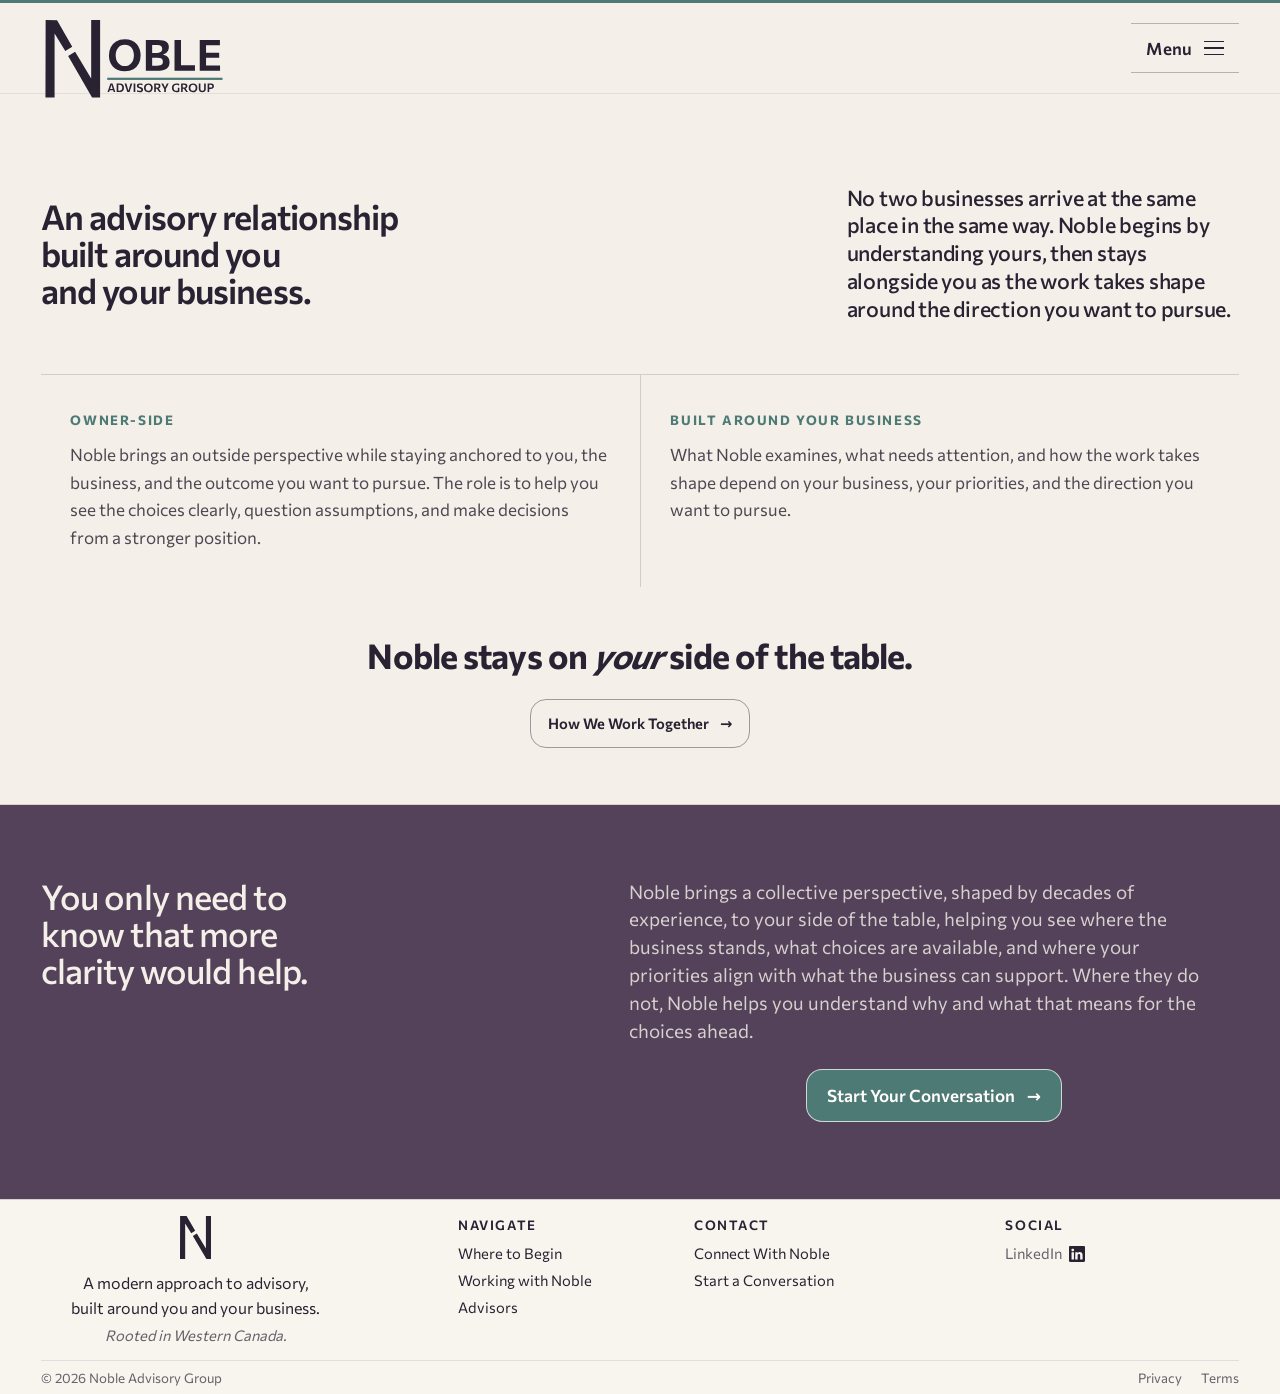
<file: explore/index.html>
<!doctype html>
<html lang="en">
<head>
<meta charset="utf-8">
<meta name="viewport" content="width=device-width, initial-scale=1">
<meta name="description" content="See how Noble Advisory Group works alongside business owners to clarify priorities, strengthen the business, and prepare for what comes next.">
<title>Working with Noble | Noble Advisory Group</title>
<link rel="preconnect" href="https://fonts.googleapis.com">
<link rel="preconnect" href="https://fonts.gstatic.com" crossorigin>
<link href="https://fonts.googleapis.com/css2?family=Commissioner:ital,wght@0,300..800;1,300..800&display=swap" rel="stylesheet">
<link rel="stylesheet" href="../assets/css/tokens.css">
<link rel="stylesheet" href="../assets/css/base.css">
<link rel="stylesheet" href="../assets/css/components.css">
<link rel="stylesheet" href="../assets/css/footer.css">
<link rel="stylesheet" href="../assets/css/explore.css">
<link rel="stylesheet" href="../assets/css/photography.css">
<script src="../assets/js/site.js" defer></script>
</head>
<body class="explore-page">
<a class="skip-link" href="#working-with-noble">Skip to Noble experience</a>
<header class="site-header site-header--experience site-header--contextless">
  <a class="site-header__brand" href="../index.html" aria-label="Noble Advisory Group home"><img src="../assets/brand/noble-logo-primary.svg" alt="Noble Advisory Group"></a>
  <button class="site-header__menu" type="button" data-menu-open aria-controls="experience-menu" aria-expanded="false"><span class="site-header__menu-label">Menu</span><span class="site-header__menu-icon" aria-hidden="true"><span></span><span></span><span></span></span></button>
</header>

<div class="menu-drawer" id="experience-menu" data-menu aria-hidden="true" role="dialog" aria-modal="true" aria-label="Noble navigation">
  <button class="menu-drawer__scrim" type="button" data-menu-close aria-label="Close menu"></button>
  <div class="menu-drawer__panel">
    <header class="menu-drawer__header"><button class="menu-drawer__close" type="button" data-menu-close><span>Close</span><span class="menu-drawer__close-icon" aria-hidden="true">×</span></button></header>
    <nav class="menu-drawer__links" aria-label="Noble destinations">
      <a href="../index.html"><span>Home</span><span aria-hidden="true">→</span></a>
      <a href="../start/conversation/index.html"><span>Where to Begin</span><span aria-hidden="true">→</span></a>
      <a href="../start/index.html"><span>Four Questions</span><span aria-hidden="true">→</span></a>
      <a href="../explore/index.html" aria-current="page"><span>Working with Noble</span><span aria-hidden="true">→</span></a>
      <a href="../advisors/index.html"><span>Advisors</span><span aria-hidden="true">→</span></a>
      <a class="menu-drawer__action" href="../contact/start/index.html"><span>Start a Conversation</span><span aria-hidden="true">→</span></a>
      <a href="../contact/index.html"><span>Connect With Noble</span><span aria-hidden="true">→</span></a>
    </nav>
    <div class="menu-drawer__utility">
      <span>Rooted in Western Canada.</span>
      <div class="menu-drawer__utility-links">
        <a class="social-link social-link--linkedin" href="https://www.linkedin.com/" target="_blank" rel="noopener noreferrer" aria-label="Noble Advisory Group on LinkedIn">
          <span>LinkedIn</span>
          <svg class="social-link__icon" xmlns="http://www.w3.org/2000/svg" viewBox="0 0 16 16" fill="currentColor" aria-hidden="true" focusable="false">
            <path d="M0 1.146C0 .513.526 0 1.175 0h13.65C15.474 0 16 .513 16 1.146v13.708c0 .633-.526 1.146-1.175 1.146H1.175C.526 16 0 15.487 0 14.854zm4.943 12.248V6.169H2.542v7.225zm-1.2-8.212c.837 0 1.358-.554 1.358-1.248-.015-.709-.52-1.248-1.342-1.248S2.4 3.226 2.4 3.934c0 .694.521 1.248 1.327 1.248zm4.908 8.212V9.359c0-.216.016-.432.08-.586.173-.431.568-.878 1.232-.878.869 0 1.216.662 1.216 1.634v3.865h2.401V9.25c0-2.22-1.184-3.252-2.764-3.252-1.274 0-1.845.7-2.165 1.193v.025h-.016l.016-.025V6.169h-2.4c.03.678 0 7.225 0 7.225z"/>
          </svg>
        </a>
        <a href="../privacy/index.html">Privacy</a>
        <a href="../terms/index.html">Terms</a>
      </div>
    </div>
  </div>
</div>

<main class="explore-main" aria-label="Working with Noble">
  <!--COMMENT: §§§ SECTION 1: WORKING WITH NOBLE / RELATIONSHIP §§§-->
  <section class="explore-section explore-section--working" id="working-with-noble">
    <div class="explore-section__inner">
      <div class="chapter__content working">
        <div class="working__content">
          <header class="working__lead">
            <h1><span class="working__lead-title-line">An advisory relationship</span><span class="working__lead-title-line">built around you and your business.</span></h1>
            <p class="intro editorial-lead">No two businesses arrive at the same place in the same way. Noble begins by understanding yours, then stays alongside you as the work takes shape around the direction you want to pursue.</p>
          </header>
          <div class="working__principles">
            <div><span class="micro-label">Owner-side</span><p>Noble brings an outside perspective while staying anchored to you, the business, and the outcome you want to pursue. The role is to help you see the choices clearly, question assumptions, and make decisions from a stronger position.</p></div>
            <div><span class="micro-label">Built around your business</span><p>What Noble examines, what needs attention, and how the work takes shape depend on your business, your priorities, and the direction you want to pursue.</p></div>
          </div>
        </div>
        <div class="working__statement">
          <h2>Noble stays on <em>your</em> side of the table.</h2>
          <a class="directional-action directional-action--secondary directional-action--forward" href="process/index.html">How We Work Together <span class="directional-action__arrow" aria-hidden="true">→</span></a>
        </div>
      </div>
    </div>
  </section>
  <!--COMMENT: §§§ SECTION 2: CONVERSATION / DIRECTION §§§-->
  <section class="explore-section explore-section--conversation" id="conversation">
    <div class="explore-section__inner explore-section__inner--conversation">
      <div class="conversation-invitation">
        <h2>You only need to know that more clarity would help.</h2>
        <div class="conversation-invitation__detail">
          <div class="conversation-invitation__support intro"><p>Noble brings a collective perspective, shaped by decades of experience, to your side of the table, helping you see where the business stands, what choices are available, and where your priorities align with what the business can support. Where they do not, Noble helps you understand why and what that means for the choices ahead.</p></div>
          <a class="conversation-invitation__action directional-action directional-action--accent directional-action--forward" href="../contact/start/index.html"><span>Start Your Conversation</span><span class="directional-action__arrow" aria-hidden="true">→</span></a>
        </div>
      </div>
    </div>
  </section>
</main>
<footer class="firm-footer" data-firm-footer>
  <div class="firm-footer__inner">
    <section class="firm-footer__identity" aria-label="Noble Advisory Group">
      <a class="firm-footer__mark" href="../index.html" aria-label="Noble Advisory Group home"><img src="../assets/brand/noble-custom-footer-n.svg" alt=""></a>
      <p>A modern approach to advisory, built around you and your business.</p>
      <span>Rooted in Western Canada.</span>
    </section>
    <nav class="firm-footer__group firm-footer__group--navigate" aria-label="Noble destinations">
      <h2>Navigate</h2>
      <a href="../start/conversation/index.html">Where to Begin</a>
      <a href="../explore/index.html">Working with Noble</a>
      <a href="../advisors/index.html">Advisors</a>
    </nav>
    <section class="firm-footer__group firm-footer__group--contact">
      <h2>Contact</h2>
      <a href="../contact/index.html">Connect With Noble</a>
      <a href="../contact/start/index.html">Start a Conversation</a>
    </section>
    <section class="firm-footer__group firm-footer__group--connect">
      <h2>Social</h2>
      <a class="social-link social-link--linkedin" href="https://www.linkedin.com/" target="_blank" rel="noopener noreferrer" aria-label="Noble Advisory Group on LinkedIn">
        <span>LinkedIn</span>
        <svg class="social-link__icon" xmlns="http://www.w3.org/2000/svg" viewBox="0 0 16 16" fill="currentColor" aria-hidden="true" focusable="false">
          <path d="M0 1.146C0 .513.526 0 1.175 0h13.65C15.474 0 16 .513 16 1.146v13.708c0 .633-.526 1.146-1.175 1.146H1.175C.526 16 0 15.487 0 14.854zm4.943 12.248V6.169H2.542v7.225zm-1.2-8.212c.837 0 1.358-.554 1.358-1.248-.015-.709-.52-1.248-1.342-1.248S2.4 3.226 2.4 3.934c0 .694.521 1.248 1.327 1.248zm4.908 8.212V9.359c0-.216.016-.432.08-.586.173-.431.568-.878 1.232-.878.869 0 1.216.662 1.216 1.634v3.865h2.401V9.25c0-2.22-1.184-3.252-2.764-3.252-1.274 0-1.845.7-2.165 1.193v.025h-.016l.016-.025V6.169h-2.4c.03.678 0 7.225 0 7.225z"/>
        </svg>
      </a>
    </section>
    <div class="firm-footer__legal">
      <p>© 2026 Noble Advisory Group</p>
      <div><a href="../privacy/index.html">Privacy</a><a href="../terms/index.html">Terms</a></div>
    </div>
  </div>
</footer>
</body>
</html>
</file>
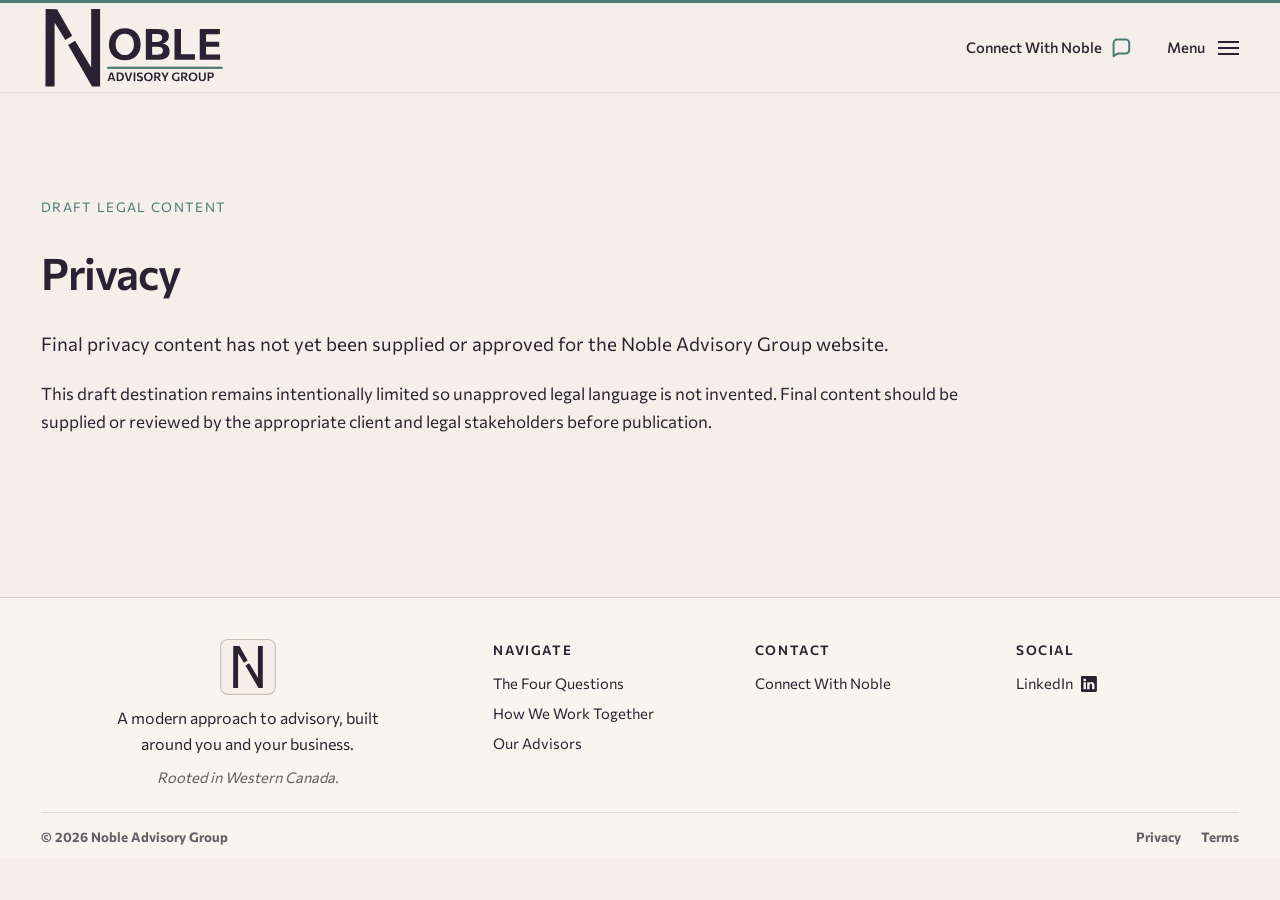
<file: privacy/index.html>
<!doctype html>
<html lang="en">
<head>
<meta charset="utf-8"><meta name="viewport" content="width=device-width, initial-scale=1">
<meta name="description" content="Privacy information for Noble Advisory Group."><title>Privacy | Noble Advisory Group</title>
<link rel="preconnect" href="https://fonts.googleapis.com"><link rel="preconnect" href="https://fonts.gstatic.com" crossorigin>
<link href="https://fonts.googleapis.com/css2?family=Commissioner:ital,wght@0,300..800;1,300..800&display=swap" rel="stylesheet">
<link rel="stylesheet" href="../assets/css/tokens.css"><link rel="stylesheet" href="../assets/css/site.css">
<script src="../assets/js/site.js" defer></script>
</head>
<body class="legal-page"><a class="skip-link" href="#main-content">Skip to privacy</a><!--COMMENT: §§§ SHARED COMPONENT: SITE HEADER §§§-->
<header class="site-header">
  <a class="site-header__brand" href="../index.html" aria-label="Noble Advisory Group home"><img src="../assets/brand/noble-logo-primary.svg" alt="Noble Advisory Group"></a>
  <div class="site-header__actions">
    <a class="site-header__contact" href="../contact/index.html"><span>Connect With Noble</span><svg class="site-header__contact-icon" viewBox="0 0 24 24" fill="none" stroke="currentColor" stroke-width="2.35" stroke-linecap="round" stroke-linejoin="round" aria-hidden="true" focusable="false"><path d="M21 15a4 4 0 0 1-4 4H8l-5 3V7a4 4 0 0 1 4-4h10a4 4 0 0 1 4 4z"/></svg></a>
    <button class="site-header__menu" type="button" data-menu-open aria-controls="noble-menu" aria-expanded="false"><span>Menu</span><span class="site-header__menu-icon" aria-hidden="true"><span></span><span></span><span></span></span></button>
  </div>
</header>
<!--COMMENT: §§§ SHARED COMPONENT: GLOBAL NAVIGATION §§§-->
<div class="menu-drawer" id="noble-menu" data-menu aria-hidden="true" role="dialog" aria-modal="true" aria-label="Noble navigation" inert>
  <button class="menu-drawer__scrim" type="button" data-menu-close aria-label="Close menu"></button>
  <div class="menu-drawer__panel">
    <header class="menu-drawer__header"><button class="menu-drawer__close" type="button" data-menu-close><span>Close</span><span class="menu-drawer__close-icon" aria-hidden="true">×</span></button></header>
    <nav class="menu-drawer__links" aria-label="Noble destinations">
      <a href="../index.html#four-questions"><span>The Four Questions</span><span aria-hidden="true">→</span></a>
      <a href="../index.html#how-we-work"><span>How We Work Together</span><span aria-hidden="true">→</span></a>
      <a href="../index.html#our-advisors"><span>Our Advisors</span><span aria-hidden="true">→</span></a>
      <a class="menu-drawer__action" href="../contact/index.html"><span class="menu-drawer__link-label">Connect With Noble<svg class="menu-drawer__link-icon" viewBox="0 0 24 24" fill="none" stroke="currentColor" stroke-width="1.9" stroke-linecap="round" stroke-linejoin="round" aria-hidden="true" focusable="false"><path d="M21 15a4 4 0 0 1-4 4H8l-5 3V7a4 4 0 0 1 4-4h10a4 4 0 0 1 4 4z"/></svg></span><span aria-hidden="true">→</span></a>
    </nav>
    <div class="menu-drawer__utility"><span>Rooted in Western Canada.</span><div class="menu-drawer__utility-links">
      <a class="social-link social-link--linkedin" href="https://www.linkedin.com/" target="_blank" rel="noopener noreferrer" aria-label="Noble Advisory Group on LinkedIn"><span>LinkedIn</span><svg aria-hidden="true" class="social-link__icon" fill="currentColor" focusable="false" viewbox="0 0 16 16" xmlns="http://www.w3.org/2000/svg">
<path d="M0 1.146C0 .513.526 0 1.175 0h13.65C15.474 0 16 .513 16 1.146v13.708c0 .633-.526 1.146-1.175 1.146H1.175C.526 16 0 15.487 0 14.854zm4.943 12.248V6.169H2.542v7.225zm-1.2-8.212c.837 0 1.358-.554 1.358-1.248-.015-.709-.52-1.248-1.342-1.248S2.4 3.226 2.4 3.934c0 .694.521 1.248 1.327 1.248zm4.908 8.212V9.359c0-.216.016-.432.08-.586.173-.431.568-.878 1.232-.878.869 0 1.216.662 1.216 1.634v3.865h2.401V9.25c0-2.22-1.184-3.252-2.764-3.252-1.274 0-1.845.7-2.165 1.193v.025h-.016l.016-.025V6.169h-2.4c.03.678 0 7.225 0 7.225z"></path>
</svg></a>
      <a href="../privacy/index.html">Privacy</a><a href="../terms/index.html">Terms</a>
    </div></div>
  </div>
</div>
<!--COMMENT: §§§ SECTION 1: LEGAL DESTINATION §§§-->
<main class="legal-main section-shell" id="main-content"><section><p class="eyebrow">Draft legal content</p><h1>Privacy</h1><p class="intro">Final privacy content has not yet been supplied or approved for the Noble Advisory Group website.</p><p>This draft destination remains intentionally limited so unapproved legal language is not invented. Final content should be supplied or reviewed by the appropriate client and legal stakeholders before publication.</p></section></main>
<!--COMMENT: §§§ SHARED COMPONENT: COMPACT FIRM FOOTER §§§-->
<footer class="firm-footer" data-firm-footer>
  <div class="firm-footer__inner">
    <section class="firm-footer__identity" aria-label="Noble Advisory Group">
      <a class="firm-footer__mark" href="../index.html" aria-label="Noble Advisory Group home"><img src="../assets/brand/noble-favicon-primary-layered.svg" alt=""></a>
      <p>A modern approach to advisory, built around you and your business.</p><span>Rooted in Western Canada.</span>
    </section>
    <nav class="firm-footer__group" aria-label="Noble destinations"><h2>Navigate</h2>
      <a href="../index.html#four-questions">The Four Questions</a><a href="../index.html#how-we-work">How We Work Together</a><a href="../index.html#our-advisors">Our Advisors</a>
    </nav>
    <section class="firm-footer__group"><h2>Contact</h2><a href="../contact/index.html">Connect With Noble</a></section>
    <section class="firm-footer__group"><h2>Social</h2><a class="social-link social-link--linkedin" href="https://www.linkedin.com/" target="_blank" rel="noopener noreferrer" aria-label="Noble Advisory Group on LinkedIn"><span>LinkedIn</span><svg aria-hidden="true" class="social-link__icon" fill="currentColor" focusable="false" viewbox="0 0 16 16" xmlns="http://www.w3.org/2000/svg">
<path d="M0 1.146C0 .513.526 0 1.175 0h13.65C15.474 0 16 .513 16 1.146v13.708c0 .633-.526 1.146-1.175 1.146H1.175C.526 16 0 15.487 0 14.854zm4.943 12.248V6.169H2.542v7.225zm-1.2-8.212c.837 0 1.358-.554 1.358-1.248-.015-.709-.52-1.248-1.342-1.248S2.4 3.226 2.4 3.934c0 .694.521 1.248 1.327 1.248zm4.908 8.212V9.359c0-.216.016-.432.08-.586.173-.431.568-.878 1.232-.878.869 0 1.216.662 1.216 1.634v3.865h2.401V9.25c0-2.22-1.184-3.252-2.764-3.252-1.274 0-1.845.7-2.165 1.193v.025h-.016l.016-.025V6.169h-2.4c.03.678 0 7.225 0 7.225z"></path>
</svg></a></section>
    <div class="firm-footer__legal"><p>© 2026 Noble Advisory Group</p><div><a href="../privacy/index.html">Privacy</a><a href="../terms/index.html">Terms</a></div></div>
  </div>
</footer></body></html>
</file>
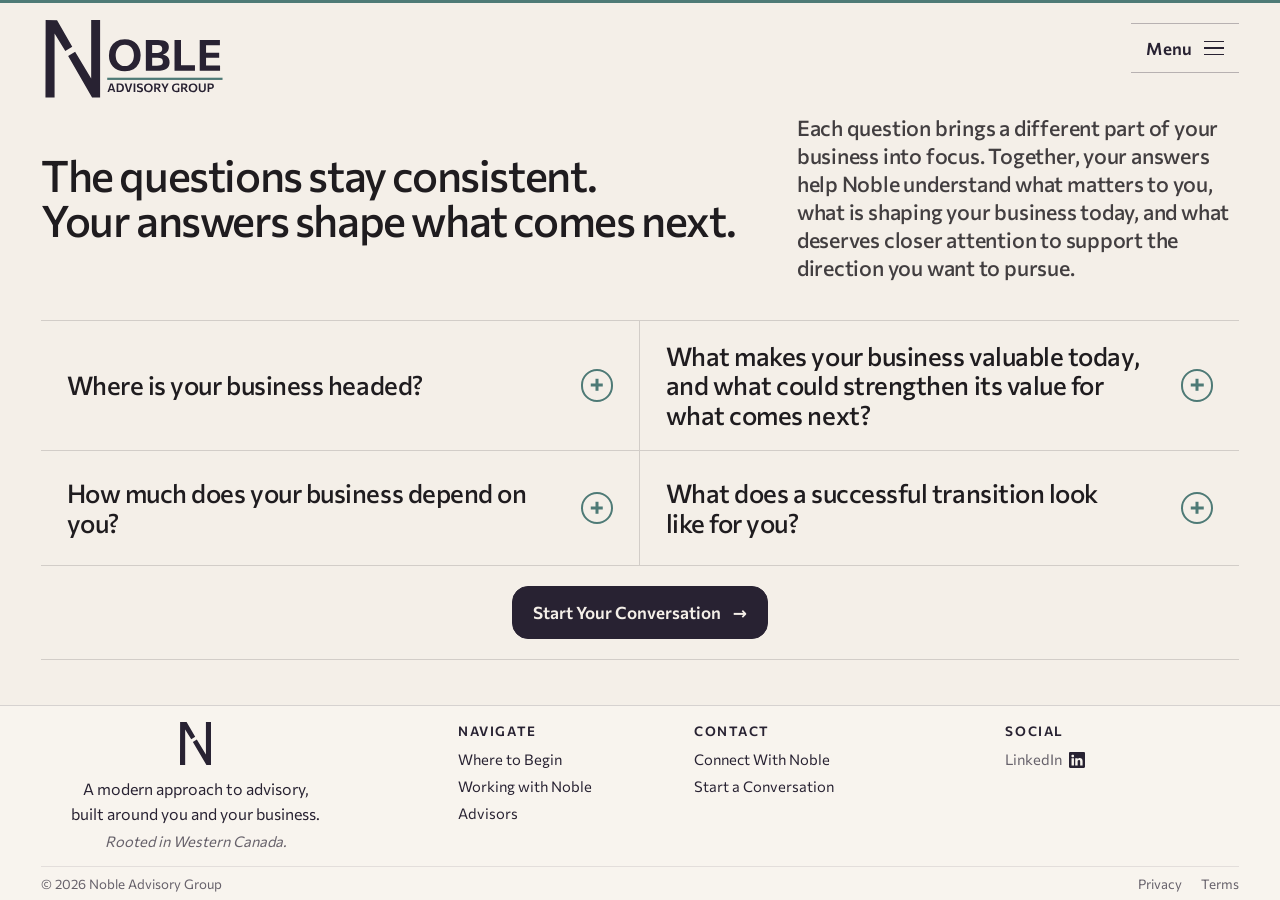
<file: start/index.html>
<!doctype html>
<html lang="en">
<head>
<meta charset="utf-8">
<meta name="viewport" content="width=device-width, initial-scale=1">
<meta name="description" content="Enter Noble through four questions that help business owners consider direction, value, independence, and outcome.">
<title>Four Questions | Noble Advisory Group</title>
<link rel="preconnect" href="https://fonts.googleapis.com">
<link rel="preconnect" href="https://fonts.gstatic.com" crossorigin>
<link href="https://fonts.googleapis.com/css2?family=Commissioner:ital,wght@0,300..800;1,300..800&display=swap" rel="stylesheet">
<link rel="stylesheet" href="../assets/css/tokens.css">
<link rel="stylesheet" href="../assets/css/base.css">
<link rel="stylesheet" href="../assets/css/components.css">
<link rel="stylesheet" href="../assets/css/footer.css">
<link rel="stylesheet" href="../assets/css/front-door.css">
<script src="../assets/js/site.js" defer></script>
<script src="../assets/js/front-door.js" defer></script>
</head>
<body class="front-door-page">
<a class="skip-link" href="#front-door-main">Skip to Four Questions</a>
<header class="site-header site-header--front-door site-header--contextless">
  <a class="site-header__brand" href="../index.html" aria-label="Noble Advisory Group home"><img src="../assets/brand/noble-logo-primary.svg" alt="Noble Advisory Group"></a>
  <button class="site-header__menu" type="button" data-menu-open aria-controls="front-door-menu" aria-expanded="false"><span class="site-header__menu-label">Menu</span><span class="site-header__menu-icon" aria-hidden="true"><span></span><span></span><span></span></span></button>
</header>

<div class="menu-drawer" id="front-door-menu" data-menu aria-hidden="true" role="dialog" aria-modal="true" aria-label="Noble navigation">
  <button class="menu-drawer__scrim" type="button" data-menu-close aria-label="Close menu"></button>
  <div class="menu-drawer__panel">
    <header class="menu-drawer__header"><button class="menu-drawer__close" type="button" data-menu-close><span>Close</span><span class="menu-drawer__close-icon" aria-hidden="true">×</span></button></header>
    <nav class="menu-drawer__links" aria-label="Noble destinations">
      <a href="../index.html"><span>Home</span><span aria-hidden="true">→</span></a>
      <a href="../start/conversation/index.html"><span>Where to Begin</span><span aria-hidden="true">→</span></a>
      <a href="../start/index.html" aria-current="page"><span>Four Questions</span><span aria-hidden="true">→</span></a>
      <a href="../explore/index.html"><span>Working with Noble</span><span aria-hidden="true">→</span></a>
      <a href="../advisors/index.html"><span>Advisors</span><span aria-hidden="true">→</span></a>
      <a class="menu-drawer__action" href="../contact/start/index.html"><span>Start a Conversation</span><span aria-hidden="true">→</span></a>
      <a href="../contact/index.html"><span>Connect With Noble</span><span aria-hidden="true">→</span></a>
    </nav>
    <div class="menu-drawer__utility">
      <span>Rooted in Western Canada.</span>
      <div class="menu-drawer__utility-links">
        <a class="social-link social-link--linkedin" href="https://www.linkedin.com/" target="_blank" rel="noopener noreferrer" aria-label="Noble Advisory Group on LinkedIn">
          <span>LinkedIn</span>
          <svg class="social-link__icon" xmlns="http://www.w3.org/2000/svg" viewBox="0 0 16 16" fill="currentColor" aria-hidden="true" focusable="false">
            <path d="M0 1.146C0 .513.526 0 1.175 0h13.65C15.474 0 16 .513 16 1.146v13.708c0 .633-.526 1.146-1.175 1.146H1.175C.526 16 0 15.487 0 14.854zm4.943 12.248V6.169H2.542v7.225zm-1.2-8.212c.837 0 1.358-.554 1.358-1.248-.015-.709-.52-1.248-1.342-1.248S2.4 3.226 2.4 3.934c0 .694.521 1.248 1.327 1.248zm4.908 8.212V9.359c0-.216.016-.432.08-.586.173-.431.568-.878 1.232-.878.869 0 1.216.662 1.216 1.634v3.865h2.401V9.25c0-2.22-1.184-3.252-2.764-3.252-1.274 0-1.845.7-2.165 1.193v.025h-.016l.016-.025V6.169h-2.4c.03.678 0 7.225 0 7.225z"/>
          </svg>
        </a>
        <a href="../privacy/index.html">Privacy</a>
        <a href="../terms/index.html">Terms</a>
      </div>
    </div>
  </div>
</div>

<main class="front-door-main" id="front-door-main">
  <!--COMMENT: §§§ SECTION 1: FOUR QUESTIONS / OWNER REFLECTION §§§-->
  <section class="front-door-questions" data-four-questions-overview aria-labelledby="front-door-questions-title">
    <header class="front-door-questions__header">
      <h1 class="editorial-anchor" id="front-door-questions-title">
        <span class="front-door-questions__title-line">The questions stay consistent.</span>
        <span class="front-door-questions__title-line">Your answers shape what comes next.</span>
      </h1>
      <p class="editorial-lead">Each question brings a different part of your business into focus. Together, your answers help Noble understand what matters to you, what is shaping your business today, and what deserves closer attention to support the direction you want to pursue.</p>
    </header>

    <!--COMMENT: [MAKE EACH QUESTION EXPLORABLE WITHOUT ASSIGNING A DEFAULT PRIORITY]-->
    <div class="front-door-questions__field" data-front-door-questions role="group" aria-label="Explore the Four Questions">
      <button class="front-door-question" type="button" data-question-trigger="direction" aria-expanded="false" aria-controls="front-door-question-detail">
        <span class="front-door-question__prompt accordion-heading">Where is your business headed?</span>
        <span class="front-door-question__cue" aria-hidden="true"></span>
      </button>
      <button class="front-door-question" type="button" data-question-trigger="value" aria-expanded="false" aria-controls="front-door-question-detail">
        <span class="front-door-question__prompt accordion-heading">What makes your business valuable today, and what could strengthen its value for what comes next?</span>
        <span class="front-door-question__cue" aria-hidden="true"></span>
      </button>
      <button class="front-door-question" type="button" data-question-trigger="independence" aria-expanded="false" aria-controls="front-door-question-detail">
        <span class="front-door-question__prompt accordion-heading">How much does your business depend on you?</span>
        <span class="front-door-question__cue" aria-hidden="true"></span>
      </button>
      <button class="front-door-question" type="button" data-question-trigger="outcome" aria-expanded="false" aria-controls="front-door-question-detail">
        <span class="front-door-question__prompt accordion-heading">What does a successful transition look like for you?</span>
        <span class="front-door-question__cue" aria-hidden="true"></span>
      </button>
    </div>

    <!--COMMENT: [SURFACE WHY THE SELECTED QUESTION MATTERS TO THE OWNER]-->
    <section class="front-door-question-detail" id="front-door-question-detail" data-question-detail role="region" aria-live="polite" hidden>
      <p class="editorial-lead" data-question-detail-copy></p>
      <a class="front-door-question-detail__action directional-action directional-action--secondary directional-action--accent-secondary directional-action--forward" href="#direction-focus" data-question-detail-action hidden>
        <span data-question-detail-action-label>Learn More</span>
        <span class="directional-action__arrow" aria-hidden="true">→</span>
      </a>
    </section>

    <!--COMMENT: [OFFER A CLEAR CONVERSATION PATH AFTER THE OWNER HAS CONSIDERED THE FRAMEWORK]-->
    <div class="front-door-questions__conclusion">
      <a class="directional-action directional-action--primary directional-action--forward" href="../contact/start/index.html">
        <span>Start Your Conversation</span>
        <span class="directional-action__arrow" aria-hidden="true">→</span>
      </a>
    </div>
  </section>

  <!--COMMENT: §§§ SECTION 2: FOUR QUESTIONS FOCUS MODE §§§-->
  <article class="four-questions-focus" data-question-focus aria-labelledby="question-focus-title" hidden>
    <!--COMMENT: [LEAD WITH THE OWNER QUESTION WITHOUT REPEATING THE FRAMEWORK OR QUESTION CATEGORY]-->
    <header class="four-questions-focus__opening">
      <h1 id="question-focus-title" tabindex="-1" data-question-focus-title></h1>
      <p class="four-questions-focus__lead editorial-lead" data-question-focus-introduction></p>
      <p class="four-questions-focus__secondary" data-question-focus-secondary></p>
    </header>

    <!--COMMENT: [FRAME NOBLE'S RESPONSE AS A CLEAR EXAMINATION OF THE BUSINESS RATHER THAN A SECOND PAGE HERO]-->
    <section class="four-questions-focus__examination" aria-labelledby="question-focus-examination-title">
      <header class="four-questions-focus__examination-heading">
        <span class="micro-label">What Noble Examines</span>
        <h2 id="question-focus-examination-title" data-question-focus-examination-title></h2>
      </header>

      <div class="four-questions-focus__examination-body">
        <section class="four-questions-focus__examination-item four-questions-focus__examination-item--inputs" aria-labelledby="question-focus-looks-at">
          <h3 class="micro-label" id="question-focus-looks-at">Looks at</h3>
          <p data-question-focus-looks-at></p>
        </section>

        <section class="four-questions-focus__examination-item four-questions-focus__examination-item--outcome" aria-labelledby="question-focus-brings-focus">
          <h3 class="micro-label" id="question-focus-brings-focus">Brings into focus</h3>
          <p data-question-focus-brings-focus></p>
        </section>
      </div>
      <div class="four-questions-focus__advisors"><a class="directional-action directional-action--secondary directional-action--accent-secondary directional-action--forward" href="../advisors/index.html">Meet the Advisory Group <span class="directional-action__arrow" aria-hidden="true">→</span></a></div>
    </section>

    <!--COMMENT: [END WITH A BALANCED CHOICE BETWEEN RETURNING TO THE FRAMEWORK AND MOVING INTO CONVERSATION]-->
    <nav class="four-questions-focus__navigation" aria-label="Four Questions next steps">
      <a class="four-questions-focus__back directional-action directional-action--secondary directional-action--back" href="#" data-question-focus-back>
        <span class="directional-action__arrow" aria-hidden="true">←</span>
        <span>Back to All Four Questions</span>
      </a>
      <a class="directional-action directional-action--primary directional-action--forward" href="../contact/start/index.html">
        <span>Start Your Conversation</span>
        <span class="directional-action__arrow" aria-hidden="true">→</span>
      </a>
    </nav>
  </article>
</main>

<!--COMMENT: §§§ SHARED COMPONENT: COMPACT FIRM FOOTER §§§-->
<footer class="firm-footer" data-firm-footer>
  <div class="firm-footer__inner">
    <section class="firm-footer__identity" aria-label="Noble Advisory Group">
      <a class="firm-footer__mark" href="../index.html" aria-label="Noble Advisory Group home"><img src="../assets/brand/noble-custom-footer-n.svg" alt=""></a>
      <p>A modern approach to advisory, built around you and your business.</p>
      <span>Rooted in Western Canada.</span>
    </section>
    <nav class="firm-footer__group firm-footer__group--navigate" aria-label="Noble destinations">
      <h2>Navigate</h2>
      <a href="../start/conversation/index.html">Where to Begin</a>
      <a href="../explore/index.html">Working with Noble</a>
      <a href="../advisors/index.html">Advisors</a>
    </nav>
    <section class="firm-footer__group firm-footer__group--contact">
      <h2>Contact</h2>
      <a href="../contact/index.html">Connect With Noble</a>
      <a href="../contact/start/index.html">Start a Conversation</a>
    </section>
    <section class="firm-footer__group firm-footer__group--connect">
      <h2>Social</h2>
      <a class="social-link social-link--linkedin" href="https://www.linkedin.com/" target="_blank" rel="noopener noreferrer" aria-label="Noble Advisory Group on LinkedIn">
        <span>LinkedIn</span>
        <svg class="social-link__icon" xmlns="http://www.w3.org/2000/svg" viewBox="0 0 16 16" fill="currentColor" aria-hidden="true" focusable="false">
          <path d="M0 1.146C0 .513.526 0 1.175 0h13.65C15.474 0 16 .513 16 1.146v13.708c0 .633-.526 1.146-1.175 1.146H1.175C.526 16 0 15.487 0 14.854zm4.943 12.248V6.169H2.542v7.225zm-1.2-8.212c.837 0 1.358-.554 1.358-1.248-.015-.709-.52-1.248-1.342-1.248S2.4 3.226 2.4 3.934c0 .694.521 1.248 1.327 1.248zm4.908 8.212V9.359c0-.216.016-.432.08-.586.173-.431.568-.878 1.232-.878.869 0 1.216.662 1.216 1.634v3.865h2.401V9.25c0-2.22-1.184-3.252-2.764-3.252-1.274 0-1.845.7-2.165 1.193v.025h-.016l.016-.025V6.169h-2.4c.03.678 0 7.225 0 7.225z"/>
        </svg>
      </a>
    </section>
    <div class="firm-footer__legal">
      <p>© 2026 Noble Advisory Group</p>
      <div><a href="../privacy/index.html">Privacy</a><a href="../terms/index.html">Terms</a></div>
    </div>
  </div>
</footer>
</body>
</html>
</file>
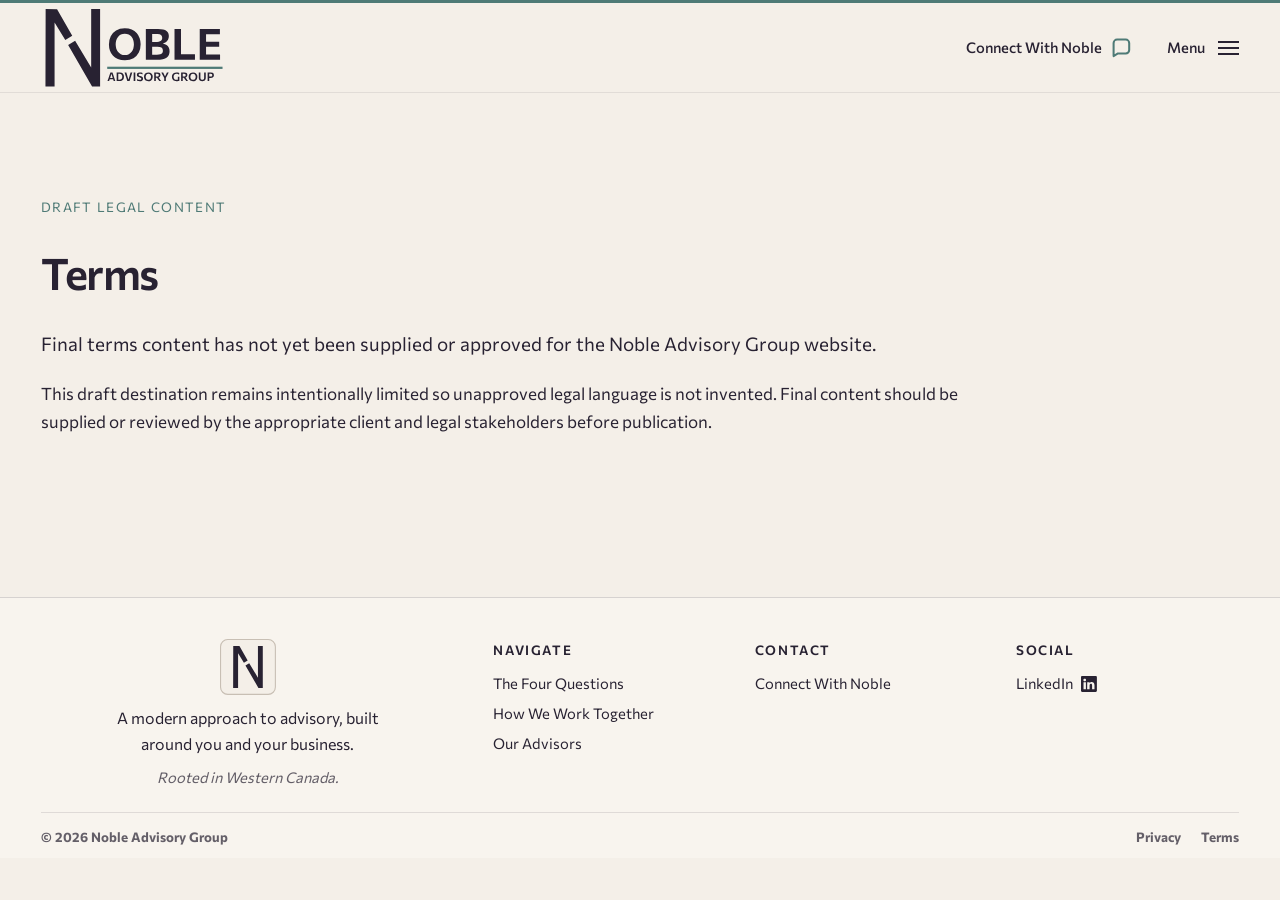
<file: terms/index.html>
<!doctype html>
<html lang="en">
<head>
<meta charset="utf-8"><meta name="viewport" content="width=device-width, initial-scale=1">
<meta name="description" content="Terms information for Noble Advisory Group."><title>Terms | Noble Advisory Group</title>
<link rel="preconnect" href="https://fonts.googleapis.com"><link rel="preconnect" href="https://fonts.gstatic.com" crossorigin>
<link href="https://fonts.googleapis.com/css2?family=Commissioner:ital,wght@0,300..800;1,300..800&display=swap" rel="stylesheet">
<link rel="stylesheet" href="../assets/css/tokens.css"><link rel="stylesheet" href="../assets/css/site.css">
<script src="../assets/js/site.js" defer></script>
</head>
<body class="legal-page"><a class="skip-link" href="#main-content">Skip to terms</a><!--COMMENT: §§§ SHARED COMPONENT: SITE HEADER §§§-->
<header class="site-header">
  <a class="site-header__brand" href="../index.html" aria-label="Noble Advisory Group home"><img src="../assets/brand/noble-logo-primary.svg" alt="Noble Advisory Group"></a>
  <div class="site-header__actions">
    <a class="site-header__contact" href="../contact/index.html"><span>Connect With Noble</span><svg class="site-header__contact-icon" viewBox="0 0 24 24" fill="none" stroke="currentColor" stroke-width="2.35" stroke-linecap="round" stroke-linejoin="round" aria-hidden="true" focusable="false"><path d="M21 15a4 4 0 0 1-4 4H8l-5 3V7a4 4 0 0 1 4-4h10a4 4 0 0 1 4 4z"/></svg></a>
    <button class="site-header__menu" type="button" data-menu-open aria-controls="noble-menu" aria-expanded="false"><span>Menu</span><span class="site-header__menu-icon" aria-hidden="true"><span></span><span></span><span></span></span></button>
  </div>
</header>
<!--COMMENT: §§§ SHARED COMPONENT: GLOBAL NAVIGATION §§§-->
<div class="menu-drawer" id="noble-menu" data-menu aria-hidden="true" role="dialog" aria-modal="true" aria-label="Noble navigation" inert>
  <button class="menu-drawer__scrim" type="button" data-menu-close aria-label="Close menu"></button>
  <div class="menu-drawer__panel">
    <header class="menu-drawer__header"><button class="menu-drawer__close" type="button" data-menu-close><span>Close</span><span class="menu-drawer__close-icon" aria-hidden="true">×</span></button></header>
    <nav class="menu-drawer__links" aria-label="Noble destinations">
      <a href="../index.html#four-questions"><span>The Four Questions</span><span aria-hidden="true">→</span></a>
      <a href="../index.html#how-we-work"><span>How We Work Together</span><span aria-hidden="true">→</span></a>
      <a href="../index.html#our-advisors"><span>Our Advisors</span><span aria-hidden="true">→</span></a>
      <a class="menu-drawer__action" href="../contact/index.html"><span class="menu-drawer__link-label">Connect With Noble<svg class="menu-drawer__link-icon" viewBox="0 0 24 24" fill="none" stroke="currentColor" stroke-width="1.9" stroke-linecap="round" stroke-linejoin="round" aria-hidden="true" focusable="false"><path d="M21 15a4 4 0 0 1-4 4H8l-5 3V7a4 4 0 0 1 4-4h10a4 4 0 0 1 4 4z"/></svg></span><span aria-hidden="true">→</span></a>
    </nav>
    <div class="menu-drawer__utility"><span>Rooted in Western Canada.</span><div class="menu-drawer__utility-links">
      <a class="social-link social-link--linkedin" href="https://www.linkedin.com/" target="_blank" rel="noopener noreferrer" aria-label="Noble Advisory Group on LinkedIn"><span>LinkedIn</span><svg aria-hidden="true" class="social-link__icon" fill="currentColor" focusable="false" viewbox="0 0 16 16" xmlns="http://www.w3.org/2000/svg">
<path d="M0 1.146C0 .513.526 0 1.175 0h13.65C15.474 0 16 .513 16 1.146v13.708c0 .633-.526 1.146-1.175 1.146H1.175C.526 16 0 15.487 0 14.854zm4.943 12.248V6.169H2.542v7.225zm-1.2-8.212c.837 0 1.358-.554 1.358-1.248-.015-.709-.52-1.248-1.342-1.248S2.4 3.226 2.4 3.934c0 .694.521 1.248 1.327 1.248zm4.908 8.212V9.359c0-.216.016-.432.08-.586.173-.431.568-.878 1.232-.878.869 0 1.216.662 1.216 1.634v3.865h2.401V9.25c0-2.22-1.184-3.252-2.764-3.252-1.274 0-1.845.7-2.165 1.193v.025h-.016l.016-.025V6.169h-2.4c.03.678 0 7.225 0 7.225z"></path>
</svg></a>
      <a href="../privacy/index.html">Privacy</a><a href="../terms/index.html">Terms</a>
    </div></div>
  </div>
</div>
<!--COMMENT: §§§ SECTION 1: LEGAL DESTINATION §§§-->
<main class="legal-main section-shell" id="main-content"><section><p class="eyebrow">Draft legal content</p><h1>Terms</h1><p class="intro">Final terms content has not yet been supplied or approved for the Noble Advisory Group website.</p><p>This draft destination remains intentionally limited so unapproved legal language is not invented. Final content should be supplied or reviewed by the appropriate client and legal stakeholders before publication.</p></section></main>
<!--COMMENT: §§§ SHARED COMPONENT: COMPACT FIRM FOOTER §§§-->
<footer class="firm-footer" data-firm-footer>
  <div class="firm-footer__inner">
    <section class="firm-footer__identity" aria-label="Noble Advisory Group">
      <a class="firm-footer__mark" href="../index.html" aria-label="Noble Advisory Group home"><img src="../assets/brand/noble-favicon-primary-layered.svg" alt=""></a>
      <p>A modern approach to advisory, built around you and your business.</p><span>Rooted in Western Canada.</span>
    </section>
    <nav class="firm-footer__group" aria-label="Noble destinations"><h2>Navigate</h2>
      <a href="../index.html#four-questions">The Four Questions</a><a href="../index.html#how-we-work">How We Work Together</a><a href="../index.html#our-advisors">Our Advisors</a>
    </nav>
    <section class="firm-footer__group"><h2>Contact</h2><a href="../contact/index.html">Connect With Noble</a></section>
    <section class="firm-footer__group"><h2>Social</h2><a class="social-link social-link--linkedin" href="https://www.linkedin.com/" target="_blank" rel="noopener noreferrer" aria-label="Noble Advisory Group on LinkedIn"><span>LinkedIn</span><svg aria-hidden="true" class="social-link__icon" fill="currentColor" focusable="false" viewbox="0 0 16 16" xmlns="http://www.w3.org/2000/svg">
<path d="M0 1.146C0 .513.526 0 1.175 0h13.65C15.474 0 16 .513 16 1.146v13.708c0 .633-.526 1.146-1.175 1.146H1.175C.526 16 0 15.487 0 14.854zm4.943 12.248V6.169H2.542v7.225zm-1.2-8.212c.837 0 1.358-.554 1.358-1.248-.015-.709-.52-1.248-1.342-1.248S2.4 3.226 2.4 3.934c0 .694.521 1.248 1.327 1.248zm4.908 8.212V9.359c0-.216.016-.432.08-.586.173-.431.568-.878 1.232-.878.869 0 1.216.662 1.216 1.634v3.865h2.401V9.25c0-2.22-1.184-3.252-2.764-3.252-1.274 0-1.845.7-2.165 1.193v.025h-.016l.016-.025V6.169h-2.4c.03.678 0 7.225 0 7.225z"></path>
</svg></a></section>
    <div class="firm-footer__legal"><p>© 2026 Noble Advisory Group</p><div><a href="../privacy/index.html">Privacy</a><a href="../terms/index.html">Terms</a></div></div>
  </div>
</footer></body></html>
</file>
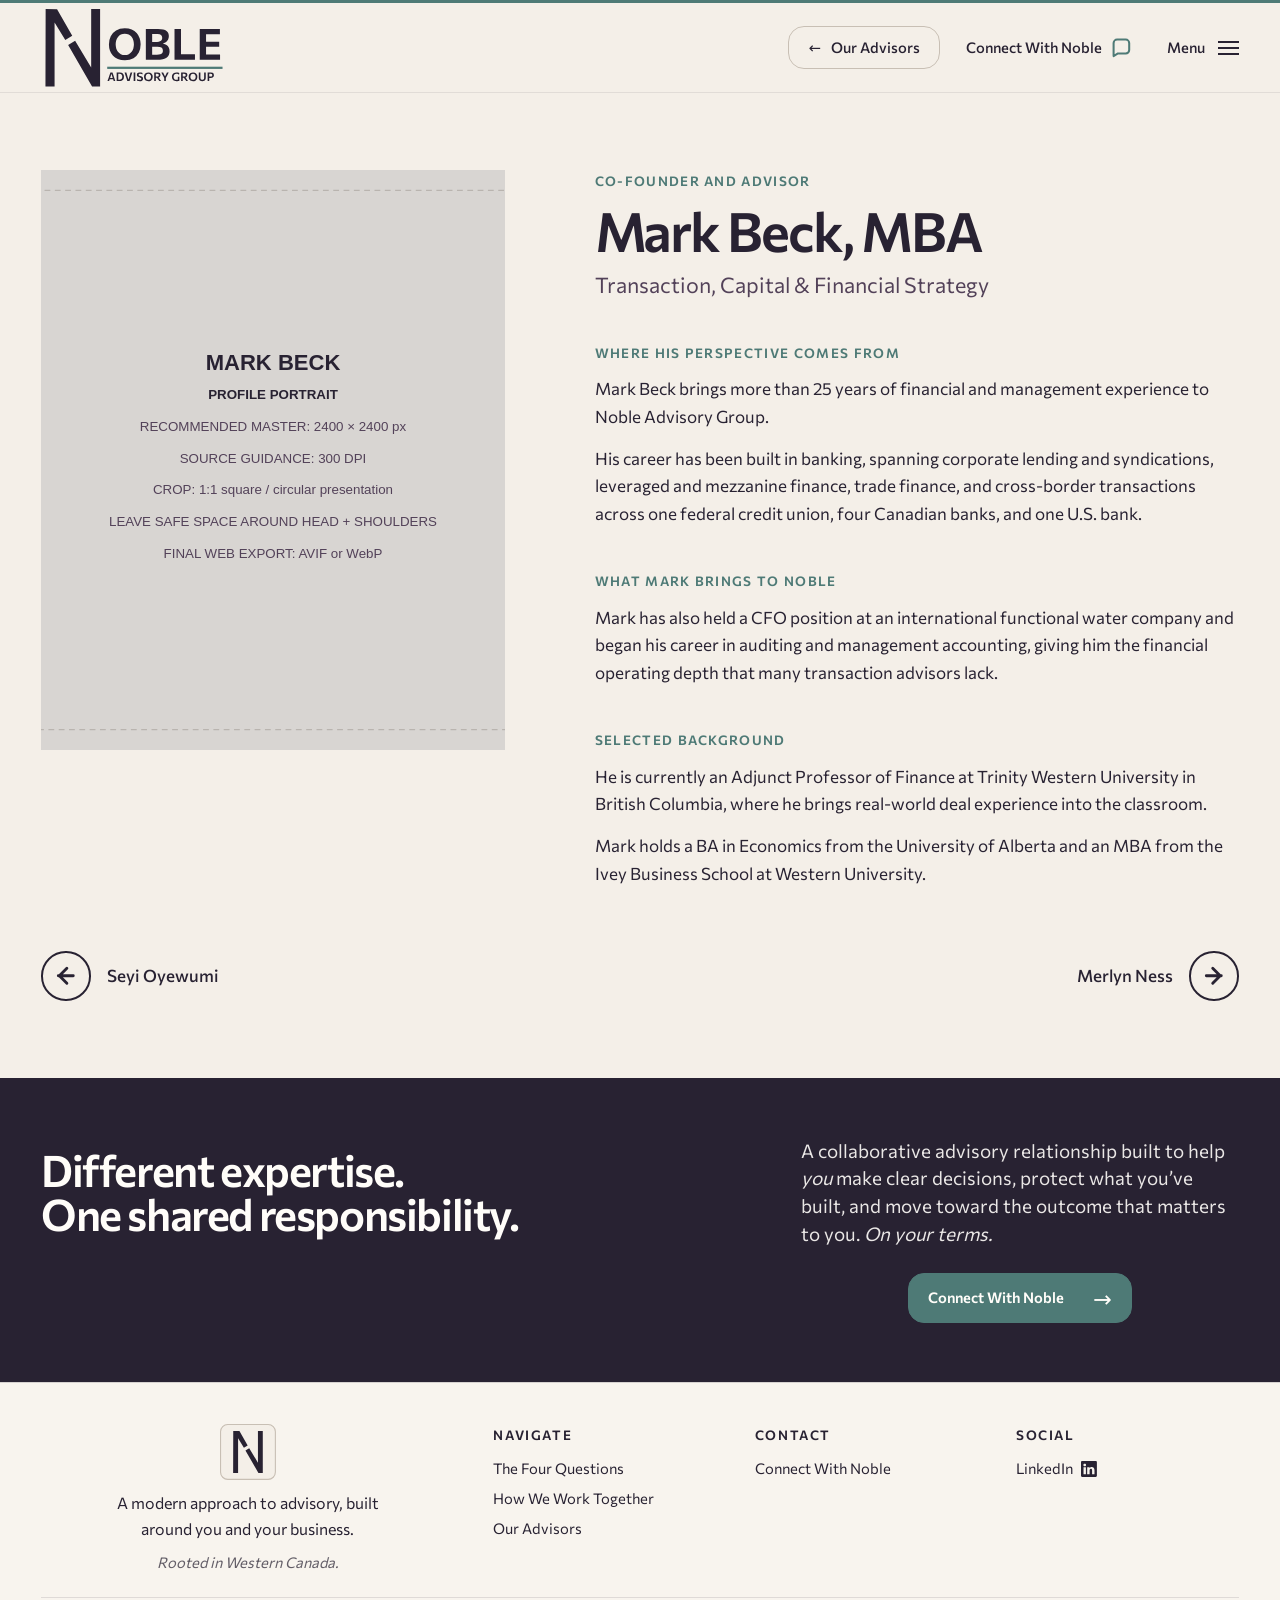
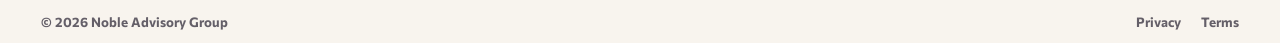
<file: advisors/mark-beck/index.html>
<!doctype html>
<html lang="en">
<head>
<meta charset="utf-8"><meta name="viewport" content="width=device-width, initial-scale=1">
<meta name="description" content="Meet Mark Beck, MBA of Noble Advisory Group."><title>Mark Beck, MBA | Noble Advisory Group</title>
<link rel="preconnect" href="https://fonts.googleapis.com"><link rel="preconnect" href="https://fonts.gstatic.com" crossorigin>
<link href="https://fonts.googleapis.com/css2?family=Commissioner:ital,wght@0,300..800;1,300..800&display=swap" rel="stylesheet">
<link rel="stylesheet" href="../../assets/css/tokens.css"><link rel="stylesheet" href="../../assets/css/site.css">
<script src="../../assets/js/site.js" defer></script>
</head>
<body class="advisor-page"><a class="skip-link" href="#main-content">Skip to advisor profile</a>
<!--COMMENT: §§§ SHARED COMPONENT: SITE HEADER §§§-->
<header class="site-header">
  <a class="site-header__brand" href="../../index.html" aria-label="Noble Advisory Group home"><img src="../../assets/brand/noble-logo-primary.svg" alt="Noble Advisory Group"></a>
  <div class="site-header__actions"><a class="site-header__return" href="../../index.html#our-advisors"><span aria-hidden="true">←</span><span>Our Advisors</span></a>
    <a class="site-header__contact" href="../../contact/index.html"><span>Connect With Noble</span><svg class="site-header__contact-icon" viewBox="0 0 24 24" fill="none" stroke="currentColor" stroke-width="2.35" stroke-linecap="round" stroke-linejoin="round" aria-hidden="true" focusable="false"><path d="M21 15a4 4 0 0 1-4 4H8l-5 3V7a4 4 0 0 1 4-4h10a4 4 0 0 1 4 4z"/></svg></a>
    <button class="site-header__menu" type="button" data-menu-open aria-controls="noble-menu" aria-expanded="false"><span>Menu</span><span class="site-header__menu-icon" aria-hidden="true"><span></span><span></span><span></span></span></button>
  </div>
</header>
<!--COMMENT: §§§ SHARED COMPONENT: GLOBAL NAVIGATION §§§-->
<div class="menu-drawer" id="noble-menu" data-menu aria-hidden="true" role="dialog" aria-modal="true" aria-label="Noble navigation" inert>
  <button class="menu-drawer__scrim" type="button" data-menu-close aria-label="Close menu"></button>
  <div class="menu-drawer__panel">
    <header class="menu-drawer__header"><button class="menu-drawer__close" type="button" data-menu-close><span>Close</span><span class="menu-drawer__close-icon" aria-hidden="true">×</span></button></header>
    <nav class="menu-drawer__links" aria-label="Noble destinations">
      <a href="../../index.html#four-questions"><span>The Four Questions</span><span aria-hidden="true">→</span></a>
      <a href="../../index.html#how-we-work"><span>How We Work Together</span><span aria-hidden="true">→</span></a>
      <a href="../../index.html#our-advisors"><span>Our Advisors</span><span aria-hidden="true">→</span></a>
      <a class="menu-drawer__action" href="../../contact/index.html"><span class="menu-drawer__link-label">Connect With Noble<svg class="menu-drawer__link-icon" viewBox="0 0 24 24" fill="none" stroke="currentColor" stroke-width="1.9" stroke-linecap="round" stroke-linejoin="round" aria-hidden="true" focusable="false"><path d="M21 15a4 4 0 0 1-4 4H8l-5 3V7a4 4 0 0 1 4-4h10a4 4 0 0 1 4 4z"/></svg></span><span aria-hidden="true">→</span></a>
    </nav>
    <div class="menu-drawer__utility"><span>Rooted in Western Canada.</span><div class="menu-drawer__utility-links">
      <a class="social-link social-link--linkedin" href="https://www.linkedin.com/" target="_blank" rel="noopener noreferrer" aria-label="Noble Advisory Group on LinkedIn"><span>LinkedIn</span><svg aria-hidden="true" class="social-link__icon" fill="currentColor" focusable="false" viewbox="0 0 16 16" xmlns="http://www.w3.org/2000/svg">
<path d="M0 1.146C0 .513.526 0 1.175 0h13.65C15.474 0 16 .513 16 1.146v13.708c0 .633-.526 1.146-1.175 1.146H1.175C.526 16 0 15.487 0 14.854zm4.943 12.248V6.169H2.542v7.225zm-1.2-8.212c.837 0 1.358-.554 1.358-1.248-.015-.709-.52-1.248-1.342-1.248S2.4 3.226 2.4 3.934c0 .694.521 1.248 1.327 1.248zm4.908 8.212V9.359c0-.216.016-.432.08-.586.173-.431.568-.878 1.232-.878.869 0 1.216.662 1.216 1.634v3.865h2.401V9.25c0-2.22-1.184-3.252-2.764-3.252-1.274 0-1.845.7-2.165 1.193v.025h-.016l.016-.025V6.169h-2.4c.03.678 0 7.225 0 7.225z"></path>
</svg></a>
      <a href="../../privacy/index.html">Privacy</a><a href="../../terms/index.html">Terms</a>
    </div></div>
  </div>
</div>
<main id="main-content" class="advisor-main">
<!--COMMENT: §§§ SECTION 1: ADVISOR PROFILE AND PERSPECTIVE §§§-->
<article class="section-shell advisor-profile"><div class="advisor-profile__portrait"><img src="../../assets/images/advisors/mark-beck-profile.svg" alt="Mark Beck, MBA"></div>
<div class="advisor-profile__content"><div class="founder-profile__identity">
<p class="eyebrow">Co-Founder and Advisor</p>
<h1>Mark Beck, MBA</h1>
<p class="founder-profile__specialty">Transaction, Capital &amp; Financial Strategy</p>
</div><section class="advisor-profile__section"><h2 class="micro-label">Where his perspective comes from</h2><p>Mark Beck brings more than 25 years of financial and management experience to Noble Advisory Group.</p><p>His career has been built in banking, spanning corporate lending and syndications, leveraged and mezzanine finance, trade finance, and cross-border transactions across one federal credit union, four Canadian banks, and one U.S. bank.</p></section>
<section class="advisor-profile__section"><h2 class="micro-label">What Mark brings to Noble</h2><p>Mark has also held a CFO position at an international functional water company and began his career in auditing and management accounting, giving him the financial operating depth that many transaction advisors lack.</p></section>
<section class="advisor-profile__section"><h2 class="micro-label">Selected background</h2><p>He is currently an Adjunct Professor of Finance at Trinity Western University in British Columbia, where he brings real-world deal experience into the classroom.</p><p>Mark holds a BA in Economics from the University of Alberta and an MBA from the Ivey Business School at Western University.</p></section></div></article>
<!--COMMENT: §§§ SECTION 2: ADVISOR-TO-ADVISOR NAVIGATION §§§-->
<nav class="section-shell advisor-switcher" aria-label="Move between Noble advisors">
<a href="../seyi-oyewumi/index.html" aria-label="Previous advisor: Seyi Oyewumi"><span class="advisor-switcher__circle" aria-hidden="true"><svg viewBox="0 0 24 24" fill="none" stroke="currentColor" stroke-width="2.7" stroke-linecap="round" stroke-linejoin="round"><path d="M19 12H5m8 7-7-7 7-7"/></svg></span><span>Seyi Oyewumi</span></a>
<a href="../merlyn-ness/index.html" aria-label="Next advisor: Merlyn Ness"><span>Merlyn Ness</span><span class="advisor-switcher__circle" aria-hidden="true"><svg viewBox="0 0 24 24" fill="none" stroke="currentColor" stroke-width="2.7" stroke-linecap="round" stroke-linejoin="round"><path d="M5 12h14m-8-7 7 7-7 7"/></svg></span></a>
</nav></main>
<!--COMMENT: §§§ SECTION 3: COLLECTIVE ADVISORY INVITATION §§§-->
<section class="advisor-team-close"><div class="section-shell closing-layout"><h2><span>Different expertise.</span><span>One shared responsibility.</span></h2><p>A collaborative advisory relationship built to help <em>you</em> make clear decisions, protect what you’ve built, and move toward the outcome that matters to you. <em>On your terms.</em></p><a class="directional-action directional-action--primary" href="../../contact/index.html"><span>Connect With Noble</span><span class="directional-action__arrow" aria-hidden="true">→</span></a></div></section>
<!--COMMENT: §§§ SHARED COMPONENT: COMPACT FIRM FOOTER §§§-->
<footer class="firm-footer" data-firm-footer>
  <div class="firm-footer__inner">
    <section class="firm-footer__identity" aria-label="Noble Advisory Group">
      <a class="firm-footer__mark" href="../../index.html" aria-label="Noble Advisory Group home"><img src="../../assets/brand/noble-favicon-primary-layered.svg" alt=""></a>
      <p>A modern approach to advisory, built around you and your business.</p><span>Rooted in Western Canada.</span>
    </section>
    <nav class="firm-footer__group" aria-label="Noble destinations"><h2>Navigate</h2>
      <a href="../../index.html#four-questions">The Four Questions</a><a href="../../index.html#how-we-work">How We Work Together</a><a href="../../index.html#our-advisors">Our Advisors</a>
    </nav>
    <section class="firm-footer__group"><h2>Contact</h2><a href="../../contact/index.html">Connect With Noble</a></section>
    <section class="firm-footer__group"><h2>Social</h2><a class="social-link social-link--linkedin" href="https://www.linkedin.com/" target="_blank" rel="noopener noreferrer" aria-label="Noble Advisory Group on LinkedIn"><span>LinkedIn</span><svg aria-hidden="true" class="social-link__icon" fill="currentColor" focusable="false" viewbox="0 0 16 16" xmlns="http://www.w3.org/2000/svg">
<path d="M0 1.146C0 .513.526 0 1.175 0h13.65C15.474 0 16 .513 16 1.146v13.708c0 .633-.526 1.146-1.175 1.146H1.175C.526 16 0 15.487 0 14.854zm4.943 12.248V6.169H2.542v7.225zm-1.2-8.212c.837 0 1.358-.554 1.358-1.248-.015-.709-.52-1.248-1.342-1.248S2.4 3.226 2.4 3.934c0 .694.521 1.248 1.327 1.248zm4.908 8.212V9.359c0-.216.016-.432.08-.586.173-.431.568-.878 1.232-.878.869 0 1.216.662 1.216 1.634v3.865h2.401V9.25c0-2.22-1.184-3.252-2.764-3.252-1.274 0-1.845.7-2.165 1.193v.025h-.016l.016-.025V6.169h-2.4c.03.678 0 7.225 0 7.225z"></path>
</svg></a></section>
    <div class="firm-footer__legal"><p>© 2026 Noble Advisory Group</p><div><a href="../../privacy/index.html">Privacy</a><a href="../../terms/index.html">Terms</a></div></div>
  </div>
</footer>
</body></html>
</file>
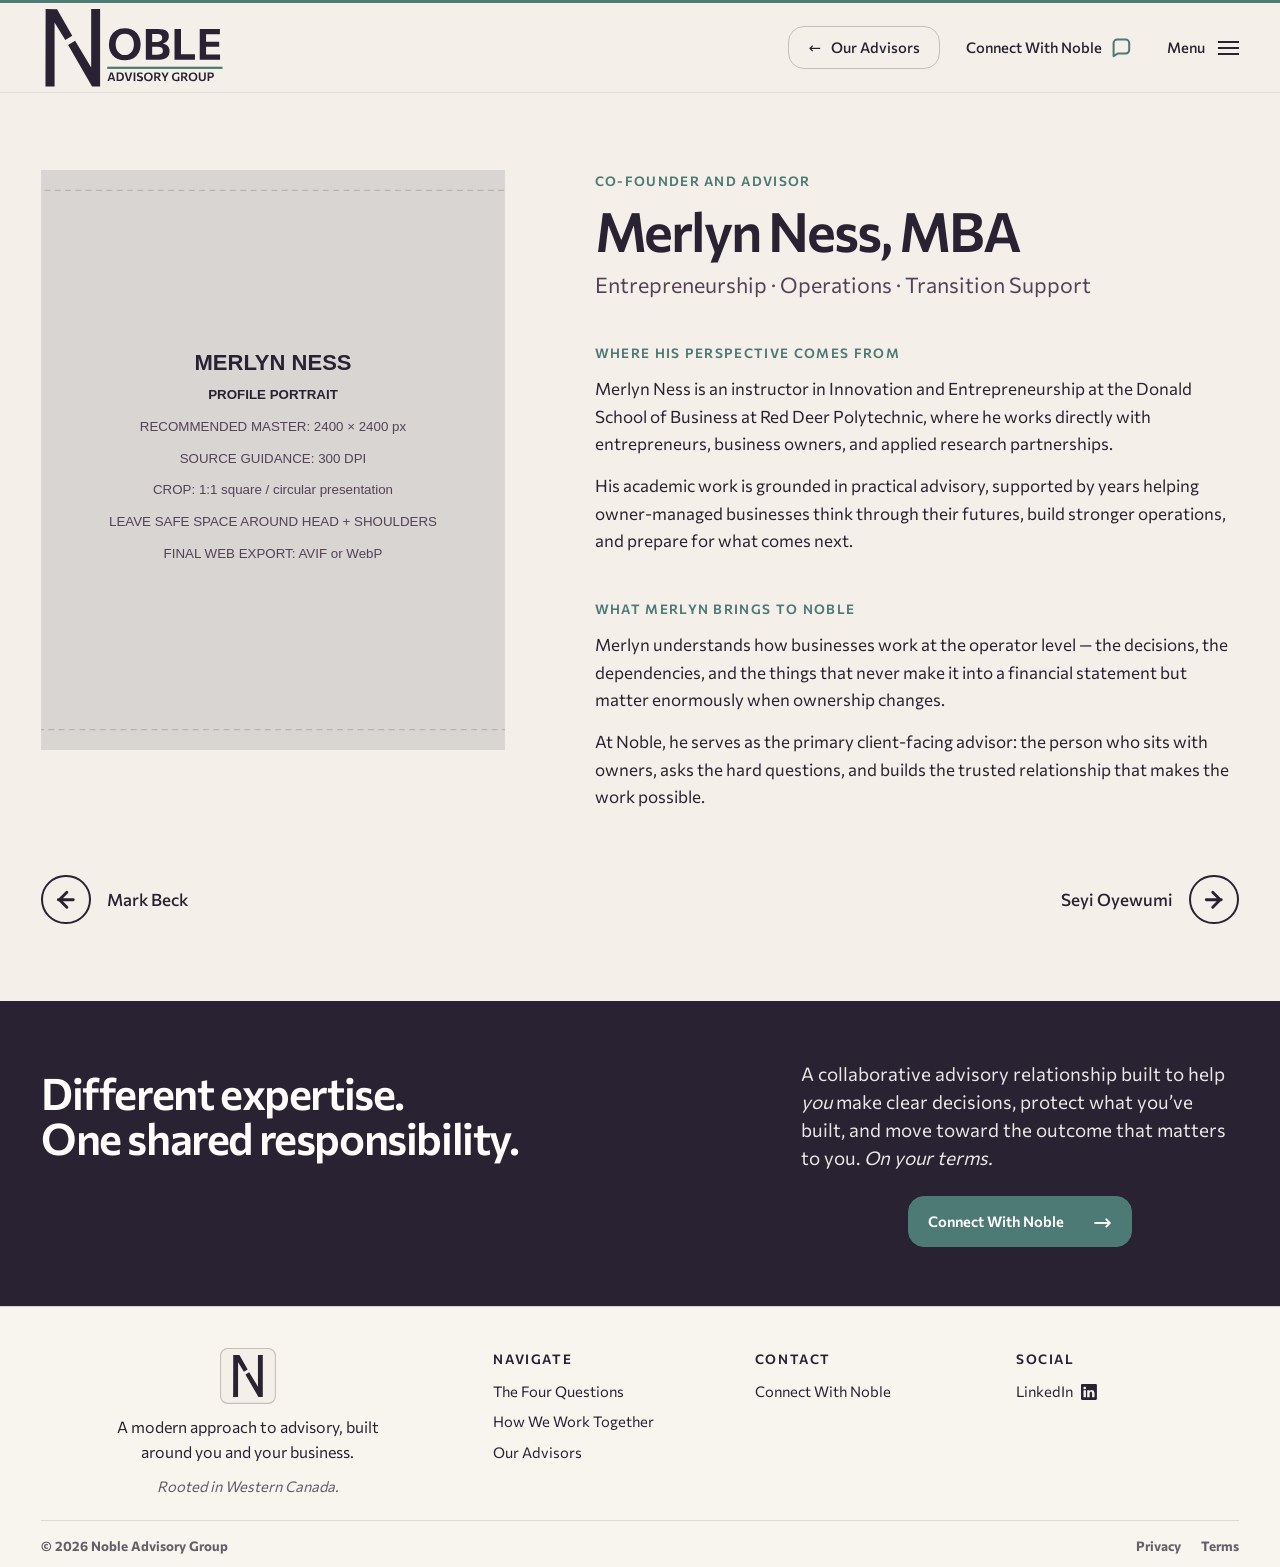
<file: advisors/merlyn-ness/index.html>
<!doctype html>
<html lang="en">
<head>
<meta charset="utf-8"><meta name="viewport" content="width=device-width, initial-scale=1">
<meta name="description" content="Meet Merlyn Ness, MBA of Noble Advisory Group."><title>Merlyn Ness, MBA | Noble Advisory Group</title>
<link rel="preconnect" href="https://fonts.googleapis.com"><link rel="preconnect" href="https://fonts.gstatic.com" crossorigin>
<link href="https://fonts.googleapis.com/css2?family=Commissioner:ital,wght@0,300..800;1,300..800&display=swap" rel="stylesheet">
<link rel="stylesheet" href="../../assets/css/tokens.css"><link rel="stylesheet" href="../../assets/css/site.css">
<script src="../../assets/js/site.js" defer></script>
</head>
<body class="advisor-page"><a class="skip-link" href="#main-content">Skip to advisor profile</a>
<!--COMMENT: §§§ SHARED COMPONENT: SITE HEADER §§§-->
<header class="site-header">
  <a class="site-header__brand" href="../../index.html" aria-label="Noble Advisory Group home"><img src="../../assets/brand/noble-logo-primary.svg" alt="Noble Advisory Group"></a>
  <div class="site-header__actions"><a class="site-header__return" href="../../index.html#our-advisors"><span aria-hidden="true">←</span><span>Our Advisors</span></a>
    <a class="site-header__contact" href="../../contact/index.html"><span>Connect With Noble</span><svg class="site-header__contact-icon" viewBox="0 0 24 24" fill="none" stroke="currentColor" stroke-width="2.35" stroke-linecap="round" stroke-linejoin="round" aria-hidden="true" focusable="false"><path d="M21 15a4 4 0 0 1-4 4H8l-5 3V7a4 4 0 0 1 4-4h10a4 4 0 0 1 4 4z"/></svg></a>
    <button class="site-header__menu" type="button" data-menu-open aria-controls="noble-menu" aria-expanded="false"><span>Menu</span><span class="site-header__menu-icon" aria-hidden="true"><span></span><span></span><span></span></span></button>
  </div>
</header>
<!--COMMENT: §§§ SHARED COMPONENT: GLOBAL NAVIGATION §§§-->
<div class="menu-drawer" id="noble-menu" data-menu aria-hidden="true" role="dialog" aria-modal="true" aria-label="Noble navigation" inert>
  <button class="menu-drawer__scrim" type="button" data-menu-close aria-label="Close menu"></button>
  <div class="menu-drawer__panel">
    <header class="menu-drawer__header"><button class="menu-drawer__close" type="button" data-menu-close><span>Close</span><span class="menu-drawer__close-icon" aria-hidden="true">×</span></button></header>
    <nav class="menu-drawer__links" aria-label="Noble destinations">
      <a href="../../index.html#four-questions"><span>The Four Questions</span><span aria-hidden="true">→</span></a>
      <a href="../../index.html#how-we-work"><span>How We Work Together</span><span aria-hidden="true">→</span></a>
      <a href="../../index.html#our-advisors"><span>Our Advisors</span><span aria-hidden="true">→</span></a>
      <a class="menu-drawer__action" href="../../contact/index.html"><span class="menu-drawer__link-label">Connect With Noble<svg class="menu-drawer__link-icon" viewBox="0 0 24 24" fill="none" stroke="currentColor" stroke-width="1.9" stroke-linecap="round" stroke-linejoin="round" aria-hidden="true" focusable="false"><path d="M21 15a4 4 0 0 1-4 4H8l-5 3V7a4 4 0 0 1 4-4h10a4 4 0 0 1 4 4z"/></svg></span><span aria-hidden="true">→</span></a>
    </nav>
    <div class="menu-drawer__utility"><span>Rooted in Western Canada.</span><div class="menu-drawer__utility-links">
      <a class="social-link social-link--linkedin" href="https://www.linkedin.com/" target="_blank" rel="noopener noreferrer" aria-label="Noble Advisory Group on LinkedIn"><span>LinkedIn</span><svg aria-hidden="true" class="social-link__icon" fill="currentColor" focusable="false" viewbox="0 0 16 16" xmlns="http://www.w3.org/2000/svg">
<path d="M0 1.146C0 .513.526 0 1.175 0h13.65C15.474 0 16 .513 16 1.146v13.708c0 .633-.526 1.146-1.175 1.146H1.175C.526 16 0 15.487 0 14.854zm4.943 12.248V6.169H2.542v7.225zm-1.2-8.212c.837 0 1.358-.554 1.358-1.248-.015-.709-.52-1.248-1.342-1.248S2.4 3.226 2.4 3.934c0 .694.521 1.248 1.327 1.248zm4.908 8.212V9.359c0-.216.016-.432.08-.586.173-.431.568-.878 1.232-.878.869 0 1.216.662 1.216 1.634v3.865h2.401V9.25c0-2.22-1.184-3.252-2.764-3.252-1.274 0-1.845.7-2.165 1.193v.025h-.016l.016-.025V6.169h-2.4c.03.678 0 7.225 0 7.225z"></path>
</svg></a>
      <a href="../../privacy/index.html">Privacy</a><a href="../../terms/index.html">Terms</a>
    </div></div>
  </div>
</div>
<main id="main-content" class="advisor-main">
<!--COMMENT: §§§ SECTION 1: ADVISOR PROFILE AND PERSPECTIVE §§§-->
<article class="section-shell advisor-profile"><div class="advisor-profile__portrait"><img src="../../assets/images/advisors/merlyn-ness-profile.svg" alt="Merlyn Ness, MBA"></div>
<div class="advisor-profile__content"><div class="founder-profile__identity">
<p class="eyebrow">Co-Founder and Advisor</p>
<h1>Merlyn Ness, MBA</h1>
<p class="founder-profile__specialty">Entrepreneurship · Operations · Transition Support</p>
</div><section class="advisor-profile__section"><h2 class="micro-label">Where his perspective comes from</h2><p>Merlyn Ness is an instructor in Innovation and Entrepreneurship at the Donald School of Business at Red Deer Polytechnic, where he works directly with entrepreneurs, business owners, and applied research partnerships.</p><p>His academic work is grounded in practical advisory, supported by years helping owner-managed businesses think through their futures, build stronger operations, and prepare for what comes next.</p></section>
<section class="advisor-profile__section"><h2 class="micro-label">What Merlyn brings to Noble</h2><p>Merlyn understands how businesses work at the operator level — the decisions, the dependencies, and the things that never make it into a financial statement but matter enormously when ownership changes.</p><p>At Noble, he serves as the primary client-facing advisor: the person who sits with owners, asks the hard questions, and builds the trusted relationship that makes the work possible.</p></section></div></article>
<!--COMMENT: §§§ SECTION 2: ADVISOR-TO-ADVISOR NAVIGATION §§§-->
<nav class="section-shell advisor-switcher" aria-label="Move between Noble advisors">
<a href="../mark-beck/index.html" aria-label="Previous advisor: Mark Beck"><span class="advisor-switcher__circle" aria-hidden="true"><svg viewBox="0 0 24 24" fill="none" stroke="currentColor" stroke-width="2.7" stroke-linecap="round" stroke-linejoin="round"><path d="M19 12H5m8 7-7-7 7-7"/></svg></span><span>Mark Beck</span></a>
<a href="../seyi-oyewumi/index.html" aria-label="Next advisor: Seyi Oyewumi"><span>Seyi Oyewumi</span><span class="advisor-switcher__circle" aria-hidden="true"><svg viewBox="0 0 24 24" fill="none" stroke="currentColor" stroke-width="2.7" stroke-linecap="round" stroke-linejoin="round"><path d="M5 12h14m-8-7 7 7-7 7"/></svg></span></a>
</nav></main>
<!--COMMENT: §§§ SECTION 3: COLLECTIVE ADVISORY INVITATION §§§-->
<section class="advisor-team-close"><div class="section-shell closing-layout"><h2><span>Different expertise.</span><span>One shared responsibility.</span></h2><p>A collaborative advisory relationship built to help <em>you</em> make clear decisions, protect what you’ve built, and move toward the outcome that matters to you. <em>On your terms.</em></p><a class="directional-action directional-action--primary" href="../../contact/index.html"><span>Connect With Noble</span><span class="directional-action__arrow" aria-hidden="true">→</span></a></div></section>
<!--COMMENT: §§§ SHARED COMPONENT: COMPACT FIRM FOOTER §§§-->
<footer class="firm-footer" data-firm-footer>
  <div class="firm-footer__inner">
    <section class="firm-footer__identity" aria-label="Noble Advisory Group">
      <a class="firm-footer__mark" href="../../index.html" aria-label="Noble Advisory Group home"><img src="../../assets/brand/noble-favicon-primary-layered.svg" alt=""></a>
      <p>A modern approach to advisory, built around you and your business.</p><span>Rooted in Western Canada.</span>
    </section>
    <nav class="firm-footer__group" aria-label="Noble destinations"><h2>Navigate</h2>
      <a href="../../index.html#four-questions">The Four Questions</a><a href="../../index.html#how-we-work">How We Work Together</a><a href="../../index.html#our-advisors">Our Advisors</a>
    </nav>
    <section class="firm-footer__group"><h2>Contact</h2><a href="../../contact/index.html">Connect With Noble</a></section>
    <section class="firm-footer__group"><h2>Social</h2><a class="social-link social-link--linkedin" href="https://www.linkedin.com/" target="_blank" rel="noopener noreferrer" aria-label="Noble Advisory Group on LinkedIn"><span>LinkedIn</span><svg aria-hidden="true" class="social-link__icon" fill="currentColor" focusable="false" viewbox="0 0 16 16" xmlns="http://www.w3.org/2000/svg">
<path d="M0 1.146C0 .513.526 0 1.175 0h13.65C15.474 0 16 .513 16 1.146v13.708c0 .633-.526 1.146-1.175 1.146H1.175C.526 16 0 15.487 0 14.854zm4.943 12.248V6.169H2.542v7.225zm-1.2-8.212c.837 0 1.358-.554 1.358-1.248-.015-.709-.52-1.248-1.342-1.248S2.4 3.226 2.4 3.934c0 .694.521 1.248 1.327 1.248zm4.908 8.212V9.359c0-.216.016-.432.08-.586.173-.431.568-.878 1.232-.878.869 0 1.216.662 1.216 1.634v3.865h2.401V9.25c0-2.22-1.184-3.252-2.764-3.252-1.274 0-1.845.7-2.165 1.193v.025h-.016l.016-.025V6.169h-2.4c.03.678 0 7.225 0 7.225z"></path>
</svg></a></section>
    <div class="firm-footer__legal"><p>© 2026 Noble Advisory Group</p><div><a href="../../privacy/index.html">Privacy</a><a href="../../terms/index.html">Terms</a></div></div>
  </div>
</footer>
</body></html>
</file>
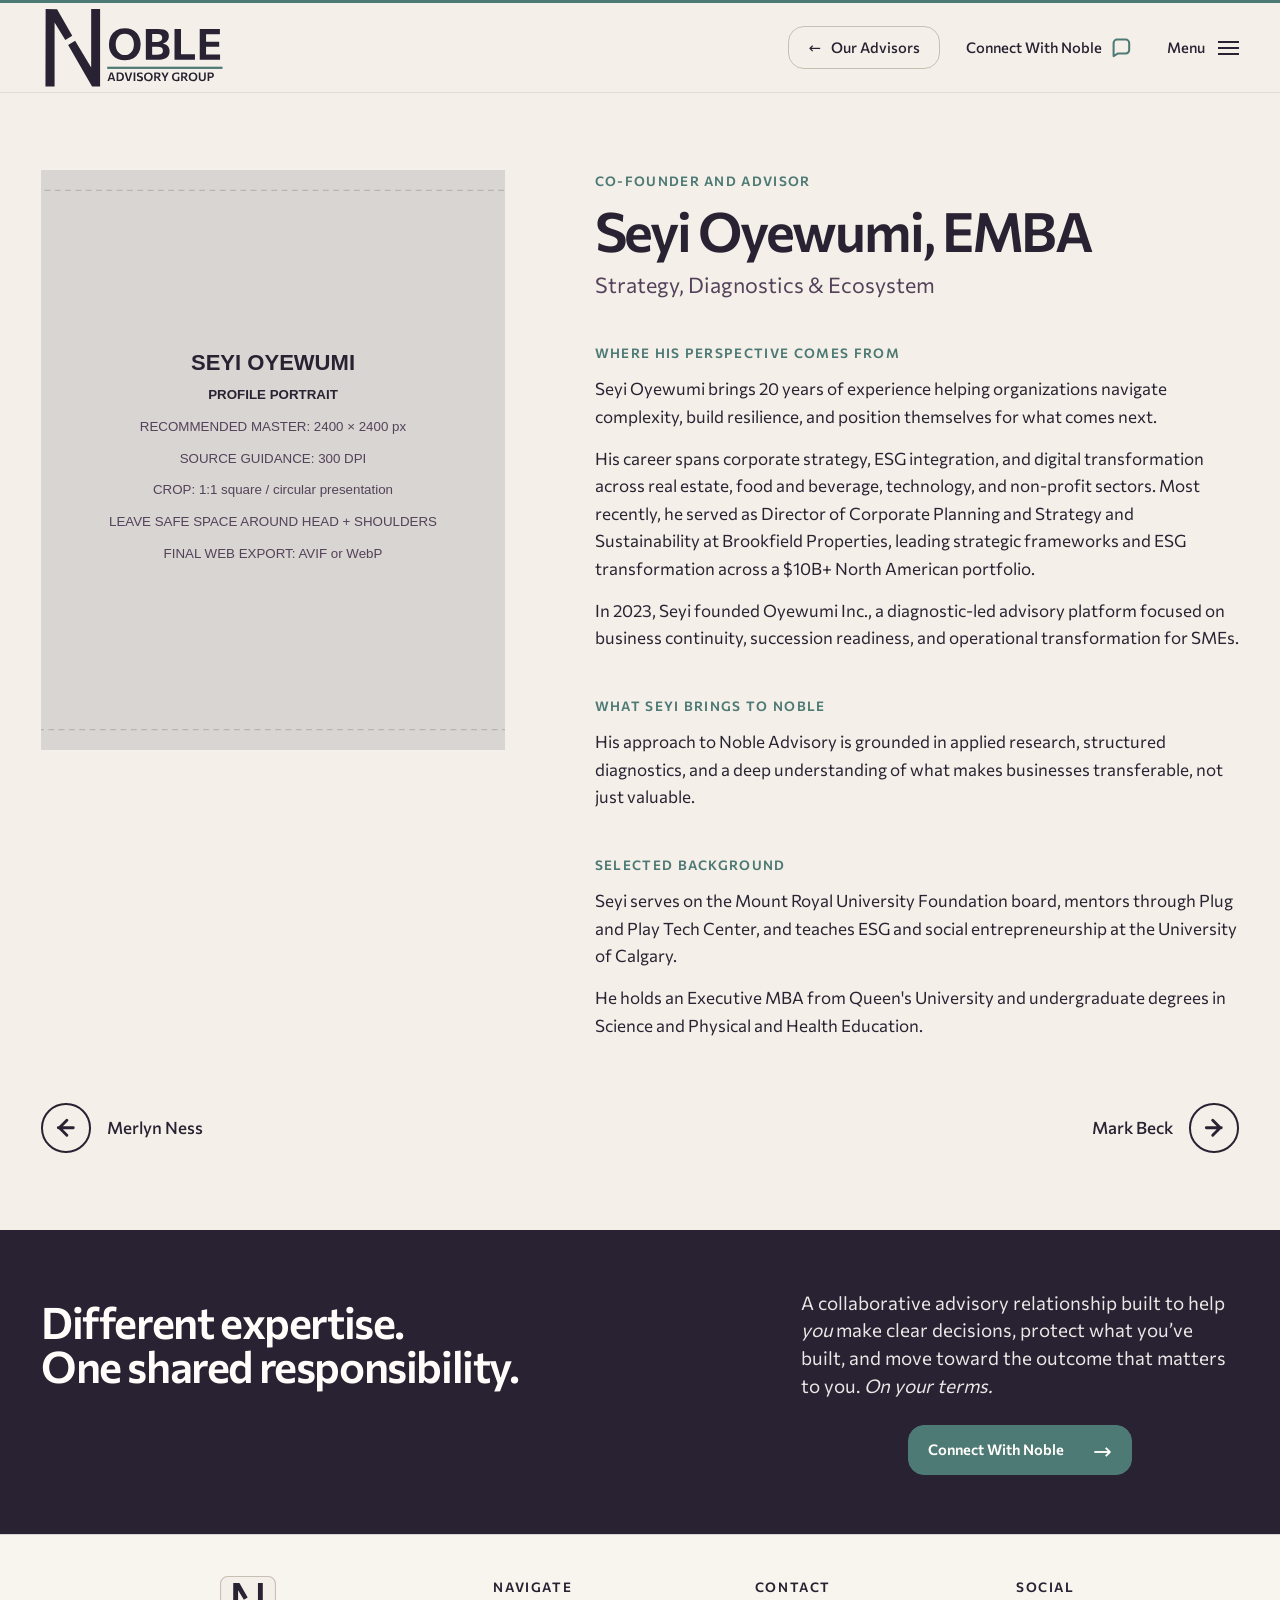
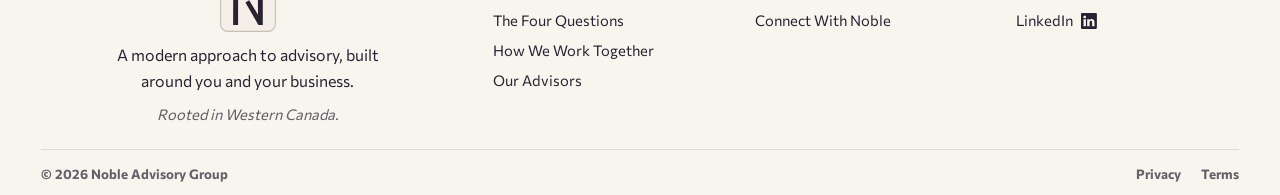
<file: advisors/seyi-oyewumi/index.html>
<!doctype html>
<html lang="en">
<head>
<meta charset="utf-8"><meta name="viewport" content="width=device-width, initial-scale=1">
<meta name="description" content="Meet Seyi Oyewumi, EMBA of Noble Advisory Group."><title>Seyi Oyewumi, EMBA | Noble Advisory Group</title>
<link rel="preconnect" href="https://fonts.googleapis.com"><link rel="preconnect" href="https://fonts.gstatic.com" crossorigin>
<link href="https://fonts.googleapis.com/css2?family=Commissioner:ital,wght@0,300..800;1,300..800&display=swap" rel="stylesheet">
<link rel="stylesheet" href="../../assets/css/tokens.css"><link rel="stylesheet" href="../../assets/css/site.css">
<script src="../../assets/js/site.js" defer></script>
</head>
<body class="advisor-page"><a class="skip-link" href="#main-content">Skip to advisor profile</a>
<!--COMMENT: §§§ SHARED COMPONENT: SITE HEADER §§§-->
<header class="site-header">
  <a class="site-header__brand" href="../../index.html" aria-label="Noble Advisory Group home"><img src="../../assets/brand/noble-logo-primary.svg" alt="Noble Advisory Group"></a>
  <div class="site-header__actions"><a class="site-header__return" href="../../index.html#our-advisors"><span aria-hidden="true">←</span><span>Our Advisors</span></a>
    <a class="site-header__contact" href="../../contact/index.html"><span>Connect With Noble</span><svg class="site-header__contact-icon" viewBox="0 0 24 24" fill="none" stroke="currentColor" stroke-width="2.35" stroke-linecap="round" stroke-linejoin="round" aria-hidden="true" focusable="false"><path d="M21 15a4 4 0 0 1-4 4H8l-5 3V7a4 4 0 0 1 4-4h10a4 4 0 0 1 4 4z"/></svg></a>
    <button class="site-header__menu" type="button" data-menu-open aria-controls="noble-menu" aria-expanded="false"><span>Menu</span><span class="site-header__menu-icon" aria-hidden="true"><span></span><span></span><span></span></span></button>
  </div>
</header>
<!--COMMENT: §§§ SHARED COMPONENT: GLOBAL NAVIGATION §§§-->
<div class="menu-drawer" id="noble-menu" data-menu aria-hidden="true" role="dialog" aria-modal="true" aria-label="Noble navigation" inert>
  <button class="menu-drawer__scrim" type="button" data-menu-close aria-label="Close menu"></button>
  <div class="menu-drawer__panel">
    <header class="menu-drawer__header"><button class="menu-drawer__close" type="button" data-menu-close><span>Close</span><span class="menu-drawer__close-icon" aria-hidden="true">×</span></button></header>
    <nav class="menu-drawer__links" aria-label="Noble destinations">
      <a href="../../index.html#four-questions"><span>The Four Questions</span><span aria-hidden="true">→</span></a>
      <a href="../../index.html#how-we-work"><span>How We Work Together</span><span aria-hidden="true">→</span></a>
      <a href="../../index.html#our-advisors"><span>Our Advisors</span><span aria-hidden="true">→</span></a>
      <a class="menu-drawer__action" href="../../contact/index.html"><span class="menu-drawer__link-label">Connect With Noble<svg class="menu-drawer__link-icon" viewBox="0 0 24 24" fill="none" stroke="currentColor" stroke-width="1.9" stroke-linecap="round" stroke-linejoin="round" aria-hidden="true" focusable="false"><path d="M21 15a4 4 0 0 1-4 4H8l-5 3V7a4 4 0 0 1 4-4h10a4 4 0 0 1 4 4z"/></svg></span><span aria-hidden="true">→</span></a>
    </nav>
    <div class="menu-drawer__utility"><span>Rooted in Western Canada.</span><div class="menu-drawer__utility-links">
      <a class="social-link social-link--linkedin" href="https://www.linkedin.com/" target="_blank" rel="noopener noreferrer" aria-label="Noble Advisory Group on LinkedIn"><span>LinkedIn</span><svg aria-hidden="true" class="social-link__icon" fill="currentColor" focusable="false" viewbox="0 0 16 16" xmlns="http://www.w3.org/2000/svg">
<path d="M0 1.146C0 .513.526 0 1.175 0h13.65C15.474 0 16 .513 16 1.146v13.708c0 .633-.526 1.146-1.175 1.146H1.175C.526 16 0 15.487 0 14.854zm4.943 12.248V6.169H2.542v7.225zm-1.2-8.212c.837 0 1.358-.554 1.358-1.248-.015-.709-.52-1.248-1.342-1.248S2.4 3.226 2.4 3.934c0 .694.521 1.248 1.327 1.248zm4.908 8.212V9.359c0-.216.016-.432.08-.586.173-.431.568-.878 1.232-.878.869 0 1.216.662 1.216 1.634v3.865h2.401V9.25c0-2.22-1.184-3.252-2.764-3.252-1.274 0-1.845.7-2.165 1.193v.025h-.016l.016-.025V6.169h-2.4c.03.678 0 7.225 0 7.225z"></path>
</svg></a>
      <a href="../../privacy/index.html">Privacy</a><a href="../../terms/index.html">Terms</a>
    </div></div>
  </div>
</div>
<main id="main-content" class="advisor-main">
<!--COMMENT: §§§ SECTION 1: ADVISOR PROFILE AND PERSPECTIVE §§§-->
<article class="section-shell advisor-profile"><div class="advisor-profile__portrait"><img src="../../assets/images/advisors/seyi-oyewumi-profile.svg" alt="Seyi Oyewumi, EMBA"></div>
<div class="advisor-profile__content"><div class="founder-profile__identity">
<p class="eyebrow">Co-Founder and Advisor</p>
<h1>Seyi Oyewumi, EMBA</h1>
<p class="founder-profile__specialty">Strategy, Diagnostics &amp; Ecosystem</p>
</div><section class="advisor-profile__section"><h2 class="micro-label">Where his perspective comes from</h2><p>Seyi Oyewumi brings 20 years of experience helping organizations navigate complexity, build resilience, and position themselves for what comes next.</p><p>His career spans corporate strategy, ESG integration, and digital transformation across real estate, food and beverage, technology, and non-profit sectors. Most recently, he served as Director of Corporate Planning and Strategy and Sustainability at Brookfield Properties, leading strategic frameworks and ESG transformation across a $10B+ North American portfolio.</p><p>In 2023, Seyi founded Oyewumi Inc., a diagnostic-led advisory platform focused on business continuity, succession readiness, and operational transformation for SMEs.</p></section>
<section class="advisor-profile__section"><h2 class="micro-label">What Seyi brings to Noble</h2><p>His approach to Noble Advisory is grounded in applied research, structured diagnostics, and a deep understanding of what makes businesses transferable, not just valuable.</p></section>
<section class="advisor-profile__section"><h2 class="micro-label">Selected background</h2><p>Seyi serves on the Mount Royal University Foundation board, mentors through Plug and Play Tech Center, and teaches ESG and social entrepreneurship at the University of Calgary.</p><p>He holds an Executive MBA from Queen's University and undergraduate degrees in Science and Physical and Health Education.</p></section></div></article>
<!--COMMENT: §§§ SECTION 2: ADVISOR-TO-ADVISOR NAVIGATION §§§-->
<nav class="section-shell advisor-switcher" aria-label="Move between Noble advisors">
<a href="../merlyn-ness/index.html" aria-label="Previous advisor: Merlyn Ness"><span class="advisor-switcher__circle" aria-hidden="true"><svg viewBox="0 0 24 24" fill="none" stroke="currentColor" stroke-width="2.7" stroke-linecap="round" stroke-linejoin="round"><path d="M19 12H5m8 7-7-7 7-7"/></svg></span><span>Merlyn Ness</span></a>
<a href="../mark-beck/index.html" aria-label="Next advisor: Mark Beck"><span>Mark Beck</span><span class="advisor-switcher__circle" aria-hidden="true"><svg viewBox="0 0 24 24" fill="none" stroke="currentColor" stroke-width="2.7" stroke-linecap="round" stroke-linejoin="round"><path d="M5 12h14m-8-7 7 7-7 7"/></svg></span></a>
</nav></main>
<!--COMMENT: §§§ SECTION 3: COLLECTIVE ADVISORY INVITATION §§§-->
<section class="advisor-team-close"><div class="section-shell closing-layout"><h2><span>Different expertise.</span><span>One shared responsibility.</span></h2><p>A collaborative advisory relationship built to help <em>you</em> make clear decisions, protect what you’ve built, and move toward the outcome that matters to you. <em>On your terms.</em></p><a class="directional-action directional-action--primary" href="../../contact/index.html"><span>Connect With Noble</span><span class="directional-action__arrow" aria-hidden="true">→</span></a></div></section>
<!--COMMENT: §§§ SHARED COMPONENT: COMPACT FIRM FOOTER §§§-->
<footer class="firm-footer" data-firm-footer>
  <div class="firm-footer__inner">
    <section class="firm-footer__identity" aria-label="Noble Advisory Group">
      <a class="firm-footer__mark" href="../../index.html" aria-label="Noble Advisory Group home"><img src="../../assets/brand/noble-favicon-primary-layered.svg" alt=""></a>
      <p>A modern approach to advisory, built around you and your business.</p><span>Rooted in Western Canada.</span>
    </section>
    <nav class="firm-footer__group" aria-label="Noble destinations"><h2>Navigate</h2>
      <a href="../../index.html#four-questions">The Four Questions</a><a href="../../index.html#how-we-work">How We Work Together</a><a href="../../index.html#our-advisors">Our Advisors</a>
    </nav>
    <section class="firm-footer__group"><h2>Contact</h2><a href="../../contact/index.html">Connect With Noble</a></section>
    <section class="firm-footer__group"><h2>Social</h2><a class="social-link social-link--linkedin" href="https://www.linkedin.com/" target="_blank" rel="noopener noreferrer" aria-label="Noble Advisory Group on LinkedIn"><span>LinkedIn</span><svg aria-hidden="true" class="social-link__icon" fill="currentColor" focusable="false" viewbox="0 0 16 16" xmlns="http://www.w3.org/2000/svg">
<path d="M0 1.146C0 .513.526 0 1.175 0h13.65C15.474 0 16 .513 16 1.146v13.708c0 .633-.526 1.146-1.175 1.146H1.175C.526 16 0 15.487 0 14.854zm4.943 12.248V6.169H2.542v7.225zm-1.2-8.212c.837 0 1.358-.554 1.358-1.248-.015-.709-.52-1.248-1.342-1.248S2.4 3.226 2.4 3.934c0 .694.521 1.248 1.327 1.248zm4.908 8.212V9.359c0-.216.016-.432.08-.586.173-.431.568-.878 1.232-.878.869 0 1.216.662 1.216 1.634v3.865h2.401V9.25c0-2.22-1.184-3.252-2.764-3.252-1.274 0-1.845.7-2.165 1.193v.025h-.016l.016-.025V6.169h-2.4c.03.678 0 7.225 0 7.225z"></path>
</svg></a></section>
    <div class="firm-footer__legal"><p>© 2026 Noble Advisory Group</p><div><a href="../../privacy/index.html">Privacy</a><a href="../../terms/index.html">Terms</a></div></div>
  </div>
</footer>
</body></html>
</file>
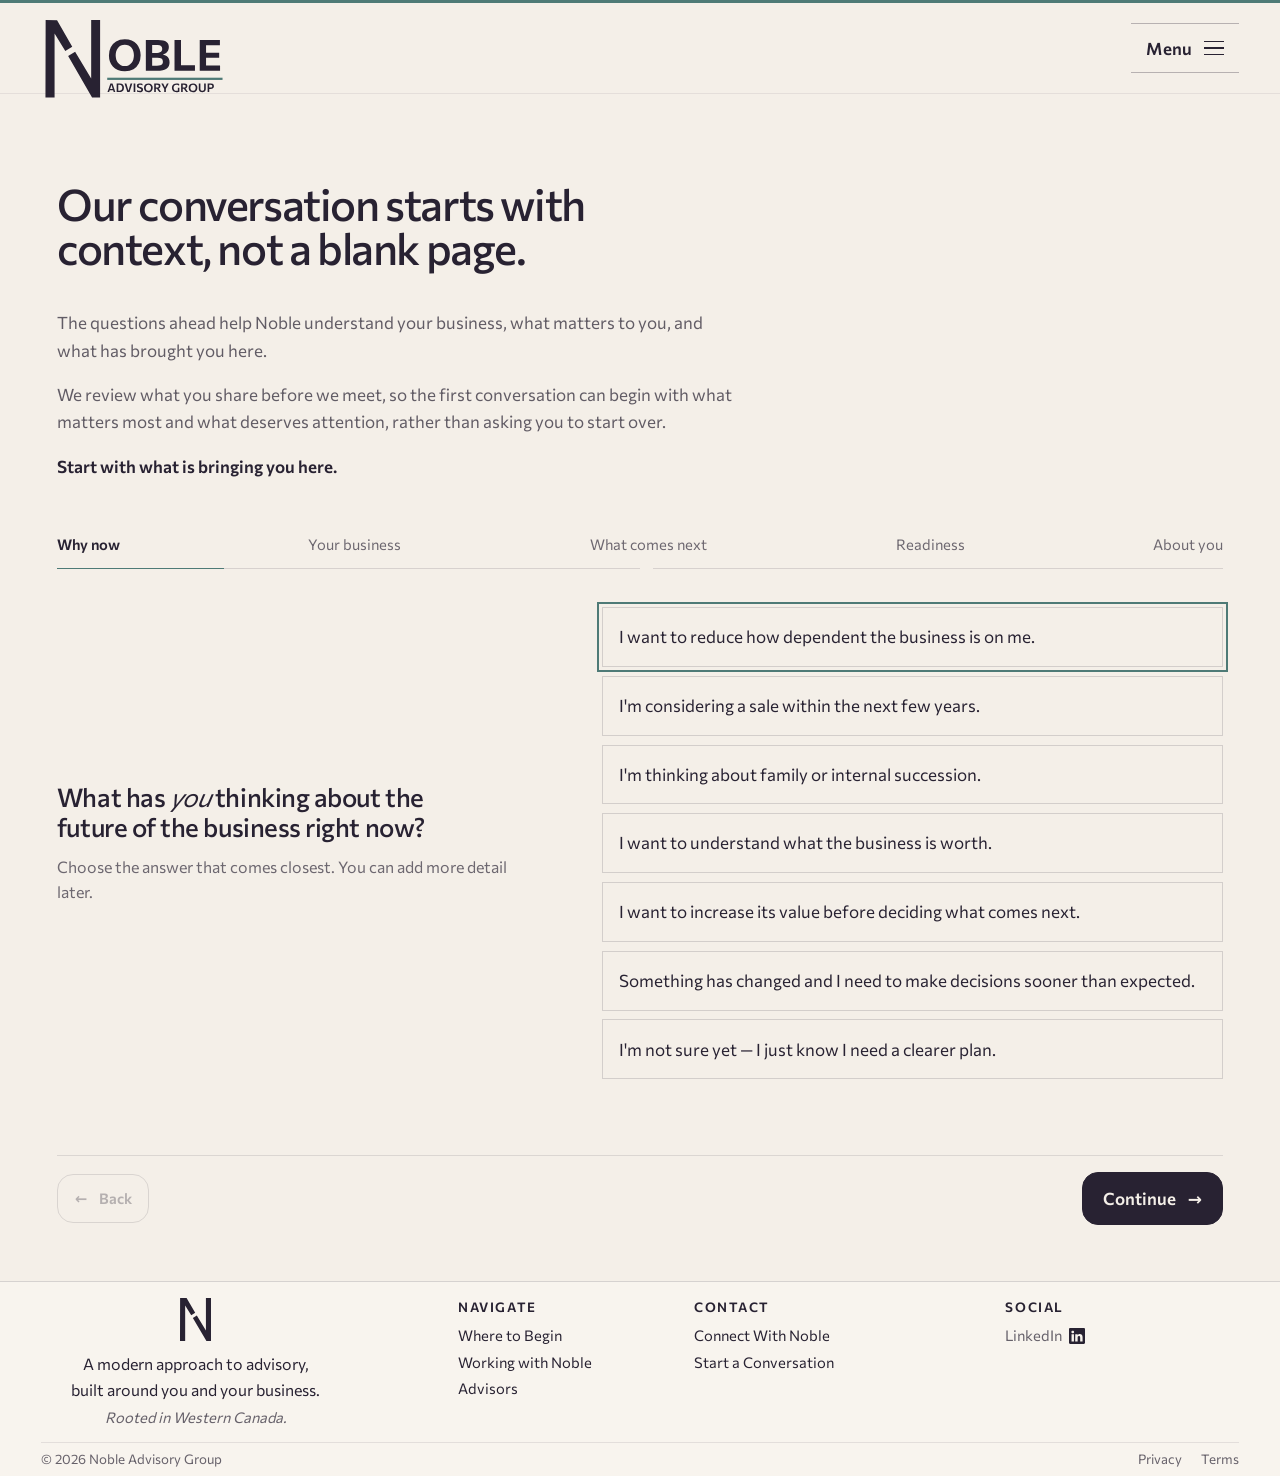
<file: contact/start/index.html>
<!doctype html>
<html lang="en">
<head>
<meta charset="utf-8">
<meta name="viewport" content="width=device-width, initial-scale=1">
<meta name="description" content="Structured engagement intake for business owners considering working with Noble Advisory Group.">
<title>Start a Conversation | Noble Advisory Group</title>
<link rel="preconnect" href="https://fonts.googleapis.com">
<link rel="preconnect" href="https://fonts.gstatic.com" crossorigin>
<link href="https://fonts.googleapis.com/css2?family=Commissioner:ital,wght@0,300..800;1,300..800&display=swap" rel="stylesheet">
<link rel="stylesheet" href="../../assets/css/tokens.css">
<link rel="stylesheet" href="../../assets/css/base.css">
<link rel="stylesheet" href="../../assets/css/components.css">
<link rel="stylesheet" href="../../assets/css/footer.css">
<link rel="stylesheet" href="../../assets/css/forms.css">
<link rel="stylesheet" href="../../assets/css/intake.css">
<script src="../../assets/js/site.js" defer></script>
<script src="../../assets/js/intake.js" defer></script>
</head>
<body class="intake-page">
<a class="skip-link" href="#conversation-intro">Skip to conversation</a>
<header class="site-header site-header--contextless">
  <a class="site-header__brand" href="../../index.html" aria-label="Noble Advisory Group home"><img src="../../assets/brand/noble-logo-primary.svg" alt="Noble Advisory Group"></a>
  <button class="site-header__menu" type="button" data-menu-open aria-controls="intake-noble-menu" aria-expanded="false"><span class="site-header__menu-label">Menu</span><span class="site-header__menu-icon" aria-hidden="true"><span></span><span></span><span></span></span></button>
</header>

<!--COMMENT: §§§ SECTION 1: INTAKE-SPECIFIC NOBLE NAVIGATION §§§-->
<!--COMMENT: [KEEP THE CONVERSATION FOCUSED WHILE PRESERVING A CLEAR PATH BACK INTO THE NOBLE EXPERIENCE]-->
<div class="menu-drawer menu-drawer--intake" id="intake-noble-menu" data-menu aria-hidden="true" role="dialog" aria-modal="true" aria-labelledby="intake-noble-menu-title">
  <button class="menu-drawer__scrim" type="button" data-menu-close aria-label="Resume conversation"></button>
  <div class="menu-drawer__panel">
    <header class="menu-drawer__header">
      <span id="intake-noble-menu-title">Return to Noble</span>
      <button class="menu-drawer__close" type="button" data-menu-close><span>Close</span><span class="menu-drawer__close-icon" aria-hidden="true">×</span></button>
    </header>
    <nav class="menu-drawer__links" aria-label="Noble destinations">
      <a href="../../index.html"><span>Home</span><span aria-hidden="true">→</span></a>
      <a href="../../start/conversation/index.html"><span>Where to Begin</span><span aria-hidden="true">→</span></a>
      <a href="../../start/index.html"><span>Four Questions</span><span aria-hidden="true">→</span></a>
      <a href="../../explore/index.html"><span>Working with Noble</span><span aria-hidden="true">→</span></a>
      <a href="../../advisors/index.html"><span>Advisors</span><span aria-hidden="true">→</span></a>
    </nav>
    <button class="intake-navigation__resume" type="button" data-menu-close>Resume Conversation</button>
  </div>
</div>
<main class="intake-main">
<!--COMMENT: §§§ SECTION 2: INTAKE INTRODUCTION §§§-->
<section class="intake-introduction" id="conversation-intro" aria-labelledby="conversation-intro-title">
  <div class="intake-introduction__statement">
    <h1 id="conversation-intro-title">Our conversation starts with context, not a blank page.</h1>
  </div>
  <div class="intake-introduction__orientation">
    <p>The questions ahead help Noble understand your business, what matters to you, and what has brought you here.</p>
    <p>We review what you share before we meet, so the first conversation can begin with what matters most and what deserves attention, rather than asking you to start over.</p>
    <p class="intake-introduction__prompt">Start with what is bringing you here.</p>
  </div>
</section>
<!--COMMENT: §§§ SECTION 3: INTAKE PROGRESS §§§-->
<div aria-live="polite" class="intake-progress intake-progress--conversation"><div aria-label="Conversation progress" class="intake-progress__phases"><span data-phase="0">Why now</span><span data-phase="1">Your business</span><span data-phase="2">What comes next</span><span data-phase="3">Readiness</span><span data-phase="4">About you</span></div><div aria-hidden="true" class="intake-progress__track"><div class="intake-progress__fill"></div><div class="intake-progress__break"></div></div><span class="visually-hidden" data-intake-count="">Conversation progress</span></div>
<!--COMMENT: §§§ SECTION 4: STRUCTURED ENGAGEMENT INTAKE §§§-->
<form class="engagement-intake" id="engagement-intake" data-completion-url="../thank-you/index.html" novalidate="">
<div class="intake-honeypot" aria-hidden="true">
<label for="website">Website</label>
<input id="website" name="website" type="text" tabindex="-1" autocomplete="off">
</div>
<!--COMMENT: [STAGE 01 — TRIGGER]-->
<section class="intake-stage is-active" data-intake-stage="0" data-stage-label="Why Now">
<div class="intake-stage__question">
<h2>What has <em class="visitor-emphasis">you</em> thinking about the future of the business right now?</h2>
<p>Choose the answer that comes closest. You can add more detail later.</p>
</div>
<div class="intake-stage__answers">
<div class="choice-list" data-required-group="trigger_reason">
<div class="choice-option"><input id="trigger-dependence" name="trigger_reason" required="" type="radio" value="I want to reduce how dependent the business is on me."/><label for="trigger-dependence">I want to reduce how dependent the business is on me.</label></div>
<div class="choice-option"><input id="trigger-sale" name="trigger_reason" type="radio" value="I'm considering a sale within the next few years."/><label for="trigger-sale">I'm considering a sale within the next few years.</label></div>
<div class="choice-option"><input id="trigger-succession" name="trigger_reason" type="radio" value="I'm thinking about family or internal succession."/><label for="trigger-succession">I'm thinking about family or internal succession.</label></div>
<div class="choice-option"><input id="trigger-value" name="trigger_reason" type="radio" value="I want to understand what the business is worth."/><label for="trigger-value">I want to understand what the business is worth.</label></div>
<div class="choice-option"><input id="trigger-improve-value" name="trigger_reason" type="radio" value="I want to increase its value before deciding what comes next."/><label for="trigger-improve-value">I want to increase its value before deciding what comes next.</label></div>
<div class="choice-option"><input data-trigger-change="" id="trigger-changed" name="trigger_reason" type="radio" value="Something has changed and I need to make decisions sooner than expected."/><label for="trigger-changed">Something has changed and I need to make decisions sooner than expected.</label></div>
<div class="choice-option"><input id="trigger-unsure" name="trigger_reason" type="radio" value="I'm not sure yet — I just know I need a clearer plan."/><label for="trigger-unsure">I'm not sure yet — I just know I need a clearer plan.</label></div>
</div>
</div>
</section>
<!--COMMENT: [STAGE 02 — BUSINESS CONTEXT]-->
<section class="intake-stage" data-intake-stage="1" data-stage-label="Business Context" hidden="">
<div class="intake-stage__question">
<h2>Give us a useful snapshot of your business.</h2>
<p>A range is enough at this stage. It helps Noble understand the scale of your business without asking you to share detailed financial information.</p>
</div>
<div class="intake-stage__answers">
<div class="intake-field-group">
<label for="industry">Industry</label>
<input autocomplete="organization-title" class="intake-field" id="industry" name="industry" required="" type="text"/>
</div>
<div class="intake-field-group intake-field-group--two-column">
<div class="intake-field-group">
<label for="location">Primary business location</label>
<select class="intake-select" id="location" name="location" required="">
<option value="">Select location</option>
<option>Alberta</option>
<option>British Columbia</option>
<option>Manitoba</option>
<option>New Brunswick</option>
<option>Newfoundland and Labrador</option>
<option>Northwest Territories</option>
<option>Nova Scotia</option>
<option>Nunavut</option>
<option>Ontario</option>
<option>Prince Edward Island</option>
<option>Quebec</option>
<option>Saskatchewan</option>
<option>Yukon</option>
<option>Outside Canada</option>
</select>
</div>
<div class="intake-field-group">
<label for="revenue_range">Approximate annual revenue</label>
<select class="intake-select" id="revenue_range" name="revenue_range" required="">
<option value="">Select range</option>
<option>Under $2M</option>
<option>$2M–$3M</option>
<option>$3M–$5M</option>
<option>$5M–$7M</option>
<option>$7M–$10M</option>
<option>More than $10M</option>
<option>Prefer not to say yet</option>
</select>
</div>
</div>
<div class="intake-field-group intake-field-group--two-column">
<div class="intake-field-group">
<label for="employee_range">Employees</label>
<select class="intake-select" id="employee_range" name="employee_range" required="">
<option value="">Select range</option>
<option>1–10</option>
<option>11–25</option>
<option>26–50</option>
<option>51–100</option>
<option>101–250</option>
<option>More than 250</option>
</select>
</div>
<div class="intake-field-group">
<label for="owner_count">Number of owners</label>
<select class="intake-select" id="owner_count" name="owner_count" required="">
<option value="">Select</option>
<option>1</option>
<option>2</option>
<option>3</option>
<option>4+</option>
</select>
</div>
</div>
<div class="intake-field-group intake-field-group--two-column">
<div class="intake-field-group">
<label for="years_operating">Years in operation</label>
<select class="intake-select" id="years_operating" name="years_operating" required="">
<option value="">Select range</option>
<option>Under 5 years</option>
<option>5–10 years</option>
<option>11–20 years</option>
<option>21–30 years</option>
<option>More than 30 years</option>
</select>
</div>
<div class="intake-field-group">
<label for="ownership_role">Your ownership role</label>
<select class="intake-select" id="ownership_role" name="ownership_role" required="">
<option value="">Select role</option>
<option>Founder / sole owner</option>
<option>Founder / co-owner</option>
<option>Second-generation owner</option>
<option>Partner / shareholder</option>
<option>Other ownership role</option>
</select>
</div>
</div>
</div>
</section>
<!--COMMENT: [STAGE 03 — DIRECTION]-->
<section class="intake-stage" data-intake-stage="2" data-stage-label="Direction" hidden="">
<div class="intake-stage__question">
<h2>Which statement comes closest to how you are thinking about the next 3–5 years?</h2>
<p>You do not need to have settled on a direction. This helps Noble understand which possibilities you are considering.</p>
</div>
<div class="intake-stage__answers">
<div class="choice-list" data-required-group="transition_direction">
<div class="choice-option"><input id="direction-grow" name="transition_direction" required="" type="radio" value="Continue growing under my ownership"/><label for="direction-grow">Continue growing under my ownership</label></div>
<div class="choice-option"><input id="direction-leadership" name="transition_direction" type="radio" value="Bring in new leadership"/><label for="direction-leadership">Bring in new leadership</label></div>
<div class="choice-option"><input id="direction-family" name="transition_direction" type="radio" value="Transfer to family"/><label for="direction-family">Transfer to family</label></div>
<div class="choice-option"><input id="direction-management" name="transition_direction" type="radio" value="Transition to employees or management"/><label for="direction-management">Transition to employees or management</label></div>
<div class="choice-option"><input data-sale-direction="" id="direction-sale" name="transition_direction" type="radio" value="Sell to a third party"/><label for="direction-sale">Sell to a third party</label></div>
<div class="choice-option"><input id="direction-options" name="transition_direction" type="radio" value="Explore several possibilities"/><label for="direction-options">Explore several possibilities</label></div>
<div class="choice-option"><input id="direction-unknown" name="transition_direction" type="radio" value="I genuinely don't know yet"/><label for="direction-unknown">I genuinely don't know yet</label></div>
</div>
</div>
</section>
<!--COMMENT: [STAGE 04 — VALUE]-->
<section class="intake-stage" data-intake-stage="3" data-stage-label="Value" hidden="">
<div class="intake-stage__question">
<h2>How clear is your understanding of the financial position of your business today?</h2>
<p>You do not need to know exactly what your business is worth. This helps Noble understand what is already known and what may need a closer look.</p>
</div>
<div class="intake-stage__answers">
<div class="intake-field-group">
<span class="field-label">How confident are you that you know what the business is worth today?</span>
<div class="choice-list" data-required-group="value_confidence">
<div class="choice-option"><input id="value-high" name="value_confidence" required="" type="radio" value="Very confident"/><label for="value-high">Very confident — we have a current, credible view.</label></div>
<div class="choice-option"><input id="value-medium" name="value_confidence" type="radio" value="Somewhat confident"/><label for="value-medium">Somewhat confident — I have a reasonable estimate.</label></div>
<div class="choice-option"><input id="value-low" name="value_confidence" type="radio" value="Limited confidence"/><label for="value-low">Limited confidence — I have a number in mind, but not much behind it.</label></div>
<div class="choice-option"><input id="value-none" name="value_confidence" type="radio" value="No current view"/><label for="value-none">No current view — I do not know what it would be worth.</label></div>
</div>
</div>
<div class="intake-field-group">
<label for="valuation_status">Has the business had an independent valuation or transaction-readiness review?</label>
<select class="intake-select" id="valuation_status" name="valuation_status" required="">
<option value="">Select</option>
<option>Yes — within the last 12 months</option>
<option>Yes — more than 12 months ago</option>
<option>No</option>
<option>I'm not sure what would qualify</option>
</select>
</div>
<div class="intake-field-group intake-field-group--two-column">
<div class="intake-field-group">
<label for="earnings_trend">Recent earnings trend</label>
<select class="intake-select" id="earnings_trend" name="earnings_trend" required="">
<option value="">Select</option>
<option>Growing consistently</option>
<option>Generally stable</option>
<option>Variable year to year</option>
<option>Declining recently</option>
<option>Prefer to discuss directly</option>
</select>
</div>
<div class="intake-field-group">
<label for="customer_concentration">Customer concentration</label>
<select class="intake-select" id="customer_concentration" name="customer_concentration" required="">
<option value="">Select</option>
<option>No single customer is materially dominant</option>
<option>One or two customers represent a material share</option>
<option>Customer concentration is a significant concern</option>
<option>I'm not sure</option>
</select>
</div>
</div>
</div>
</section>
<!--COMMENT: [STAGE 05 — OWNER INDEPENDENCE]-->
<section class="intake-stage intake-stage--dependencies" data-intake-stage="4" data-stage-label="Owner Independence" hidden="">
<!--COMMENT: [SEPARATE OWNER INDEPENDENCE AND DEPENDENCY AREAS WITHIN ONE INTAKE STAGE]-->
<div class="intake-stage__group">
  <div class="intake-stage__question">
    <h2>If <em class="visitor-emphasis">you stepped away for 90 days</em>, what would happen?</h2>
    <p>This is one of the clearest signals of transition readiness and where preparation may create value.</p>
  </div>
  <div class="intake-stage__answers">
<div class="choice-list" data-required-group="owner_independence">
<div class="choice-option"><input id="independence-normal" name="owner_independence" required="" type="radio" value="The business would operate normally."/><label for="independence-normal">The business would operate normally.</label></div>
<div class="choice-option"><input id="independence-decisions" name="owner_independence" type="radio" value="Leadership could run it, but I would still be needed for important decisions."/><label for="independence-decisions">Leadership could run it, but I would still be needed for important decisions.</label></div>
<div class="choice-option"><input id="independence-struggle" name="owner_independence" type="radio" value="Several areas would struggle without me."/><label for="independence-struggle">Several areas would struggle without me.</label></div>
<div class="choice-option"><input id="independence-heavy" name="owner_independence" type="radio" value="The business is heavily dependent on my involvement."/><label for="independence-heavy">The business is heavily dependent on my involvement.</label></div>
<div class="choice-option"><input id="independence-unsure" name="owner_independence" type="radio" value="I'm not sure."/><label for="independence-unsure">I'm not sure.</label></div>
</div>
  </div>
</div>
<div class="intake-stage__group">
  <div class="intake-stage__question">
    <h2>Which areas still depend heavily on you?</h2>
    <p>Some dependencies are intentional. Others may limit your options. Understanding where the business relies on you gives Noble a clearer picture of what deserves attention.</p>
  </div>
  <div class="intake-stage__answers">
<div class="intake-field-group">
<p class="field-hint">Select all that apply.</p>
<div class="choice-list" data-required-group="dependency_areas">
<div class="choice-option"><input id="dependency-sales" name="dependency_areas" type="checkbox" value="Sales"/><label for="dependency-sales">Sales</label></div>
<div class="choice-option"><input id="dependency-customers" name="dependency_areas" type="checkbox" value="Customer relationships"/><label for="dependency-customers">Customer relationships</label></div>
<div class="choice-option"><input id="dependency-operations" name="dependency_areas" type="checkbox" value="Operations"/><label for="dependency-operations">Operations</label></div>
<div class="choice-option"><input id="dependency-leadership" name="dependency_areas" type="checkbox" value="Leadership"/><label for="dependency-leadership">Leadership</label></div>
<div class="choice-option"><input id="dependency-finance" name="dependency_areas" type="checkbox" value="Financial decisions"/><label for="dependency-finance">Financial decisions</label></div>
<div class="choice-option"><input id="dependency-suppliers" name="dependency_areas" type="checkbox" value="Supplier relationships"/><label for="dependency-suppliers">Supplier relationships</label></div>
<div class="choice-option"><input id="dependency-technical" name="dependency_areas" type="checkbox" value="Technical knowledge"/><label for="dependency-technical">Technical knowledge</label></div>
<div class="choice-option"><input id="dependency-strategy" name="dependency_areas" type="checkbox" value="Strategy"/><label for="dependency-strategy">Strategy</label></div>
<div class="choice-option"><input id="dependency-none" name="dependency_areas" type="checkbox" value="None of these"/><label for="dependency-none">None of these</label></div>
</div>
</div>
  </div>
</div>
</section>
<!--COMMENT: [STAGE 06 — TRANSITION]-->
<section class="intake-stage" data-intake-stage="5" data-stage-label="Transition" hidden="">
<div class="intake-stage__question">
<h2><em class="visitor-emphasis">From where you sit today,</em> what might the timing and eventual outcome look like?</h2>
<p>The timeline gives us the clock. What you want to protect tells us what the clock is for.</p>
</div>
<div class="intake-stage__answers">
<div class="intake-field-group">
<span class="field-label">When do you believe you may want a significant ownership or leadership change?</span>
<div class="choice-list" data-required-group="transition_timeline">
<div class="choice-option"><input data-near-term="" id="timeline-3" name="transition_timeline" required="" type="radio" value="Within 3 months"/><label for="timeline-3">Within 3 months</label></div>
<div class="choice-option"><input data-near-term="" id="timeline-6" name="transition_timeline" type="radio" value="3–6 months"/><label for="timeline-6">3–6 months</label></div>
<div class="choice-option"><input data-near-term="" id="timeline-12" name="transition_timeline" type="radio" value="6–12 months"/><label for="timeline-12">6–12 months</label></div>
<div class="choice-option"><input id="timeline-2y" name="transition_timeline" type="radio" value="1–2 years"/><label for="timeline-2y">1–2 years</label></div>
<div class="choice-option"><input id="timeline-5y" name="transition_timeline" type="radio" value="3–5 years"/><label for="timeline-5y">3–5 years</label></div>
<div class="choice-option"><input id="timeline-5plus" name="transition_timeline" type="radio" value="More than 5 years"/><label for="timeline-5plus">More than 5 years</label></div>
<div class="choice-option"><input id="timeline-none" name="transition_timeline" type="radio" value="No defined timeline yet"/><label for="timeline-none">No defined timeline yet</label></div>
</div>
</div>
<div class="intake-field-group">
<span class="field-label">What would a successful transition need to protect?</span>
<p class="field-hint">Select everything that matters.</p>
<div class="choice-list" data-required-group="transition_priorities">
<div class="choice-option"><input id="protect-value" name="transition_priorities" type="checkbox" value="Financial value"/><label for="protect-value">Financial value</label></div>
<div class="choice-option"><input id="protect-employees" name="transition_priorities" type="checkbox" value="Employees"/><label for="protect-employees">Employees</label></div>
<div class="choice-option"><input id="protect-family" name="transition_priorities" type="checkbox" value="Family legacy"/><label for="protect-family">Family legacy</label></div>
<div class="choice-option"><input id="protect-culture" name="transition_priorities" type="checkbox" value="Company culture"/><label for="protect-culture">Company culture</label></div>
<div class="choice-option"><input id="protect-customers" name="transition_priorities" type="checkbox" value="Customers"/><label for="protect-customers">Customers</label></div>
<div class="choice-option"><input id="protect-community" name="transition_priorities" type="checkbox" value="Community presence"/><label for="protect-community">Community presence</label></div>
<div class="choice-option"><input id="protect-role" name="transition_priorities" type="checkbox" value="My future role"/><label for="protect-role">My future role</label></div>
<div class="choice-option"><input id="protect-flexibility" name="transition_priorities" type="checkbox" value="Flexibility"/><label for="protect-flexibility">Flexibility</label></div>
<div class="choice-option"><input id="protect-unsure" name="transition_priorities" type="checkbox" value="I'm still working this out"/><label for="protect-unsure">I'm still working this out</label></div>
</div>
</div>
<div class="conditional-panel" data-near-term-panel="">
<h3 class="conditional-panel__title">A few near-term readiness questions</h3>
<p class="field-hint">These appear when the timing or intended pathway suggests that a transaction may be closer.</p><div class="intake-field-group intake-field-group--first-response">
<div class="intake-first-response__introduction">
<p class="intake-first-response__signal">In your own words</p>
<label for="near_term_trigger">What is driving the near-term timing?</label>
<p>This is your first opportunity to tell the Noble team what is happening in your own words.</p>
</div>
<div class="intake-writing-field intake-writing-field--near-term">
<textarea aria-describedby="near_term_trigger_cue" class="intake-textarea intake-textarea--near-term" id="near_term_trigger" name="near_term_trigger" placeholder="Tell us what is happening and why the timing feels important now. You might mention a recent change, an opportunity, a concern, or a decision that is becoming harder to postpone." rows="8"></textarea>
<div class="intake-writing-field__cue" id="near_term_trigger_cue">
<span>Noble is listening.</span>
<span>A few sentences is enough. Share only what you are comfortable sharing.</span>
</div>
</div>
</div>
<div class="intake-field-group intake-field-group--two-column">
<div class="intake-field-group">
<label for="buyer_discussions">Are there active buyer or investor discussions?</label>
<select class="intake-select" id="buyer_discussions" name="buyer_discussions">
<option value="">Select</option>
<option>Yes</option>
<option>No</option>
<option>Informal interest only</option>
</select>
</div>
<div class="intake-field-group">
<label for="ma_advisor">Is an M&amp;A advisor already involved?</label>
<select class="intake-select" id="ma_advisor" name="ma_advisor">
<option value="">Select</option>
<option>Yes</option>
<option>No</option>
<option>Considering one</option>
</select>
</div>
</div>
<div class="intake-field-group intake-field-group--professional-team">
<label for="professional_team">Are legal and accounting advisors already engaged on the transition?</label>
<select class="intake-select" id="professional_team" name="professional_team">
<option value="">Select</option>
<option>Both are involved</option>
<option>Accountant only</option>
<option>Lawyer only</option>
<option>Neither yet</option>
</select>
</div>
<!--COMMENT: [OPEN FIRST DIRECT RESPONSE TO NOBLE]-->
</div>
</div>
</section>
<!--COMMENT: [STAGE 07 — DECISION ENVIRONMENT]-->
<section class="intake-stage" data-intake-stage="6" data-stage-label="Decision Environment" hidden="">
<div class="intake-stage__question">
<h2>Who else, if anyone, is involved in thinking about what comes next?</h2>
<p>This helps Noble understand who is already part of the conversation and whose perspective may matter as you consider what comes next.</p>
</div>
<div class="intake-stage__answers">
<div class="choice-list" data-required-group="decision_participants">
<div class="choice-option"><input id="participant-me" name="decision_participants" type="checkbox" value="Just me"/><label for="participant-me">Just me</label></div>
<div class="choice-option"><input id="participant-owners" name="decision_participants" type="checkbox" value="Co-owner(s)"/><label for="participant-owners">Co-owner(s)</label></div>
<div class="choice-option"><input id="participant-family" name="decision_participants" type="checkbox" value="Family"/><label for="participant-family">Family</label></div>
<div class="choice-option"><input id="participant-leadership" name="decision_participants" type="checkbox" value="Leadership team"/><label for="participant-leadership">Leadership team</label></div>
<div class="choice-option"><input id="participant-board" name="decision_participants" type="checkbox" value="Board"/><label for="participant-board">Board</label></div>
<div class="choice-option"><input id="participant-accountant" name="decision_participants" type="checkbox" value="Accountant"/><label for="participant-accountant">Accountant</label></div>
<div class="choice-option"><input id="participant-lawyer" name="decision_participants" type="checkbox" value="Lawyer"/><label for="participant-lawyer">Lawyer</label></div>
<div class="choice-option"><input id="participant-ma" name="decision_participants" type="checkbox" value="M&amp;A advisor"/><label for="participant-ma">M&amp;A advisor</label></div>
<div class="choice-option"><input id="participant-other" name="decision_participants" type="checkbox" value="Other"/><label for="participant-other">Other</label></div>
</div>
<div class="intake-field-group">
<label for="alignment_status">How aligned are the people involved today?</label>
<select class="intake-select" id="alignment_status" name="alignment_status" required="">
<option value="">Select</option>
<option>Generally aligned</option>
<option>Aligned on the goal, not yet on the path</option>
<option>Different views are emerging</option>
<option>We have not discussed it in depth yet</option>
<option>I'm the only person actively thinking about it</option>
</select>
</div>
</div>
</section>
<!--COMMENT: [STAGE 08 — OWNER PRIORITY]-->
<section class="intake-stage" data-intake-stage="7" data-stage-label="Your Priority" hidden="">
<div class="intake-stage__question">
<h2>What would <em class="visitor-emphasis">you most like to have clarity about</em> after speaking with Noble?</h2>
<p>Take a moment here. This answer helps Noble understand what the first conversation needs to accomplish.</p>
</div>
<div class="intake-stage__answers intake-stage__answers--writing">
<div class="intake-field-group">
<label class="visually-hidden" for="clarity_goal">What would you most like clarity about?</label>
<div class="intake-writing-field intake-writing-field--primary">
<textarea aria-describedby="clarity_goal_cue" class="intake-textarea intake-textarea--primary" id="clarity_goal" name="clarity_goal" placeholder="Tell us what is on your mind. You might describe a decision you are facing, something you are uncertain about, or what you want to understand before deciding what comes next." required="" rows="10"></textarea>
<div class="intake-writing-field__cue intake-writing-field__cue--single" id="clarity_goal_cue">
<span>Use your own words. There is no need to have everything figured out.</span>
</div>
</div>
</div>
<div class="intake-field-group intake-field-group--additional-context">
<label for="additional_context">Anything else you think would help us understand the situation?</label>
<div class="intake-writing-field intake-writing-field--secondary">
<textarea aria-describedby="additional_context_cue" class="intake-textarea intake-textarea--secondary" id="additional_context" name="additional_context" placeholder="Share any additional context that would help us understand the situation before we reach out." rows="6"></textarea>
<div class="intake-writing-field__cue intake-writing-field__cue--single" id="additional_context_cue">
<span>Optional — include only what feels useful at this stage.</span>
</div>
</div>
</div>
</div>
</section>
<!--COMMENT: [STAGE 09 — CONTACT]-->
<section class="intake-stage" data-intake-stage="8" data-stage-label="Contact" hidden="">
<div class="intake-stage__question">
<h2>Now tell us who we are speaking with.</h2>
<p>Your answers stay connected to the situation you described so the first conversation can begin with context.</p>
</div>
<div class="intake-stage__answers">
<div class="intake-field-group intake-field-group--two-column">
<div class="intake-field-group">
<label for="contact_name">Your name</label>
<input autocomplete="name" class="intake-field" id="contact_name" name="contact_name" required="" type="text"/>
</div>
<div class="intake-field-group">
<label for="company_name">Business name</label>
<input autocomplete="organization" class="intake-field" id="company_name" name="company_name" required="" type="text"/>
</div>
</div>
<div class="intake-field-group intake-field-group--two-column">
<div class="intake-field-group">
<label for="email">Email</label>
<input autocomplete="email" class="intake-field" id="email" name="email" required="" type="email"/>
</div>
<div class="intake-field-group">
<label for="phone">Phone</label>
<input autocomplete="tel" class="intake-field" id="phone" name="phone" required="" type="tel" inputmode="tel" maxlength="14" pattern="\(\d{3}\) \d{3}\.\d{4}" aria-describedby="phone_hint"/>
<p class="field-hint" id="phone_hint">Format: (xxx) xxx.xxxx</p>
</div>
</div>
<div class="intake-field-group intake-field-group--two-column">
<div class="intake-field-group">
<label for="contact_preference">Preferred contact method</label>
<select class="intake-select" id="contact_preference" name="contact_preference" required="">
<option value="">Select</option>
<option>Email</option>
<option>Phone</option>
</select>
</div>
<div class="intake-field-group">
<label for="contact_window">Best time to reach you</label>
<select class="intake-select" id="contact_window" name="contact_window" required="">
<option value="">Select</option>
<option>Morning</option>
<option>Afternoon</option>
<option>Evening</option>
<option>No preference</option>
</select>
</div>
</div>
<div class="consent-option">
<input id="consent_contact" name="consent_contact" required="" type="checkbox" value="Yes"/>
<label for="consent_contact"><span class="consent-option__check" aria-hidden="true"></span><span><strong>Required confirmation</strong>I understand that Noble Advisory Group may use the information I have provided to review my inquiry, better understand my situation, prepare for an initial conversation, and contact me about it.</span></label>
</div>
</div>
</section>
<!--COMMENT: [STAGE 10 — REVIEW]-->
<section class="intake-stage" data-intake-stage="9" data-stage-label="Review" hidden="">
<div class="intake-stage__question">
<h2>Review what Noble will receive.</h2>
<p>Make sure the context below reflects what you want Noble to understand before the first conversation.</p>
</div>
<div class="intake-stage__answers">
<div class="intake-review" data-intake-review=""></div>
<div class="review-confirmation">
<input id="review_confirm" name="review_confirm" required="" type="checkbox" value="Confirmed"/>
<label for="review_confirm"><span class="review-confirmation__check" aria-hidden="true"></span><span><strong>I have reviewed this information and confirm it is correct.</strong><small>Use Edit beside any section you want to change before sending it to Noble.</small></span></label>
</div>
</div>
</section>
<!--COMMENT: §§§ SECTION 5: FORM NAVIGATION §§§-->
<div class="intake-actions" data-intake-actions="">
<button class="intake-button intake-button--secondary directional-action directional-action--secondary directional-action--back" data-intake-back="" disabled="" type="button"><span class="directional-action__arrow" aria-hidden="true">←</span><span data-action-label>Back</span></button>
<button class="intake-button intake-button--quiet" data-review-cancel="" hidden="" type="button">Cancel edits</button>
<p class="form-error" data-form-error="" role="alert"></p>
<button class="intake-button intake-button--primary directional-action directional-action--primary directional-action--forward" data-intake-next="" type="button"><span data-action-label>Continue</span><span class="directional-action__arrow" aria-hidden="true">→</span></button>
</div>
</form>
</main>
<!--COMMENT: §§§ SHARED COMPONENT: COMPACT FIRM FOOTER §§§-->
<footer class="firm-footer" data-firm-footer>
  <div class="firm-footer__inner">
    <section class="firm-footer__identity" aria-label="Noble Advisory Group">
      <a class="firm-footer__mark" href="../../index.html" aria-label="Noble Advisory Group home"><img src="../../assets/brand/noble-custom-footer-n.svg" alt=""></a>
      <p>A modern approach to advisory, built around you and your business.</p>
      <span>Rooted in Western Canada.</span>
    </section>
    <nav class="firm-footer__group firm-footer__group--navigate" aria-label="Noble destinations">
      <h2>Navigate</h2>
      <a href="../../start/conversation/index.html">Where to Begin</a>
      <a href="../../explore/index.html">Working with Noble</a>
      <a href="../../advisors/index.html">Advisors</a>
    </nav>
    <section class="firm-footer__group firm-footer__group--contact">
      <h2>Contact</h2>
      <a href="../../contact/index.html">Connect With Noble</a>
      <a href="../../contact/start/index.html">Start a Conversation</a>
    </section>
    <section class="firm-footer__group firm-footer__group--connect">
      <h2>Social</h2>
      <a class="social-link social-link--linkedin" href="https://www.linkedin.com/" target="_blank" rel="noopener noreferrer" aria-label="Noble Advisory Group on LinkedIn">
        <span>LinkedIn</span>
        <svg class="social-link__icon" xmlns="http://www.w3.org/2000/svg" viewBox="0 0 16 16" fill="currentColor" aria-hidden="true" focusable="false">
          <path d="M0 1.146C0 .513.526 0 1.175 0h13.65C15.474 0 16 .513 16 1.146v13.708c0 .633-.526 1.146-1.175 1.146H1.175C.526 16 0 15.487 0 14.854zm4.943 12.248V6.169H2.542v7.225zm-1.2-8.212c.837 0 1.358-.554 1.358-1.248-.015-.709-.52-1.248-1.342-1.248S2.4 3.226 2.4 3.934c0 .694.521 1.248 1.327 1.248zm4.908 8.212V9.359c0-.216.016-.432.08-.586.173-.431.568-.878 1.232-.878.869 0 1.216.662 1.216 1.634v3.865h2.401V9.25c0-2.22-1.184-3.252-2.764-3.252-1.274 0-1.845.7-2.165 1.193v.025h-.016l.016-.025V6.169h-2.4c.03.678 0 7.225 0 7.225z"/>
        </svg>
      </a>
    </section>
    <div class="firm-footer__legal">
      <p>© 2026 Noble Advisory Group</p>
      <div><a href="../../privacy/index.html">Privacy</a><a href="../../terms/index.html">Terms</a></div>
    </div>
  </div>
</footer>
</body>
</html>
</file>
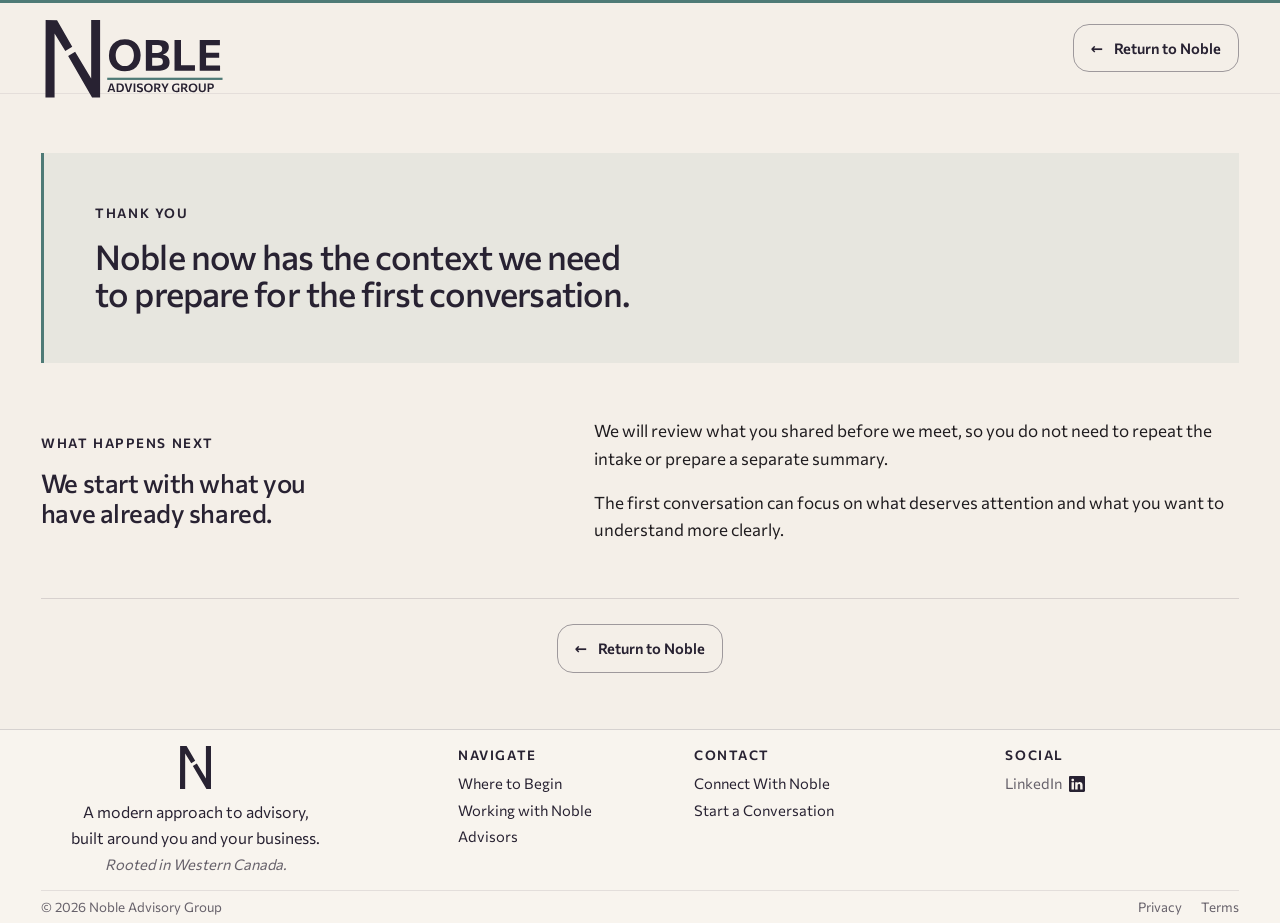
<file: contact/thank-you/index.html>
<!doctype html>
<html lang="en">
<head>
<meta charset="utf-8">
<meta name="viewport" content="width=device-width, initial-scale=1">
<meta name="description" content="Confirmation that Noble Advisory Group has received the context shared before the first conversation.">
<title>Thank You | Noble Advisory Group</title>
<link rel="preconnect" href="https://fonts.googleapis.com">
<link rel="preconnect" href="https://fonts.gstatic.com" crossorigin>
<link href="https://fonts.googleapis.com/css2?family=Commissioner:ital,wght@0,300..800;1,300..800&display=swap" rel="stylesheet">
<link rel="stylesheet" href="../../assets/css/tokens.css">
<link rel="stylesheet" href="../../assets/css/base.css">
<link rel="stylesheet" href="../../assets/css/components.css">
<link rel="stylesheet" href="../../assets/css/footer.css">
<link rel="stylesheet" href="../../assets/css/forms.css">
<link rel="stylesheet" href="../../assets/css/intake.css">
</head>
<body class="intake-page thank-you-page">
<a class="skip-link" href="#thank-you-main">Skip to confirmation</a>
<header class="site-header site-header--contextless">
  <a class="site-header__brand" href="../../index.html" aria-label="Noble Advisory Group home"><img src="../../assets/brand/noble-logo-primary.svg" alt="Noble Advisory Group"></a>
  <a class="site-header__return directional-action directional-action--secondary directional-action--back" href="../../index.html"><span class="directional-action__arrow" aria-hidden="true">←</span><span>Return to Noble</span></a>
</header>

<main class="thank-you-main" id="thank-you-main">
  <!--COMMENT: §§§ SECTION 1: CONVERSATION CONFIRMATION §§§-->
  <section class="thank-you-main__message" aria-labelledby="thank-you-title">
    <p class="eyebrow">Thank You</p>
    <h1 id="thank-you-title">Noble now has the context we need to prepare for the first conversation.</h1>
  </section>

  <!--COMMENT: §§§ SECTION 2: NEXT STEP ORIENTATION §§§-->
  <section class="thank-you-main__detail" aria-labelledby="thank-you-detail-title">
    <div class="thank-you-next-step">
      <div class="thank-you-next-step__heading">
        <p class="eyebrow">What happens next</p>
        <h2 id="thank-you-detail-title">We start with what you have already shared.</h2>
      </div>
      <div class="thank-you-next-step__copy">
        <p>We will review what you shared before we meet, so you do not need to repeat the intake or prepare a separate summary.</p>
        <p>The first conversation can focus on what deserves attention and what you want to understand more clearly.</p>
      </div>
    </div>
  </section>
  <div class="thank-you-main__return"><a class="directional-action directional-action--secondary directional-action--back" href="../../index.html"><span class="directional-action__arrow" aria-hidden="true">←</span><span>Return to Noble</span></a></div>
</main>

<footer class="firm-footer" data-firm-footer>
  <div class="firm-footer__inner">
    <section class="firm-footer__identity" aria-label="Noble Advisory Group">
      <a class="firm-footer__mark" href="../../index.html" aria-label="Noble Advisory Group home"><img src="../../assets/brand/noble-custom-footer-n.svg" alt=""></a>
      <p>A modern approach to advisory, built around you and your business.</p>
      <span>Rooted in Western Canada.</span>
    </section>
    <nav class="firm-footer__group firm-footer__group--navigate" aria-label="Noble destinations">
      <h2>Navigate</h2>
      <a href="../../start/conversation/index.html">Where to Begin</a>
      <a href="../../explore/index.html">Working with Noble</a>
      <a href="../../advisors/index.html">Advisors</a>
    </nav>
    <section class="firm-footer__group firm-footer__group--contact">
      <h2>Contact</h2>
      <a href="../../contact/index.html">Connect With Noble</a>
      <a href="../../contact/start/index.html">Start a Conversation</a>
    </section>
    <section class="firm-footer__group firm-footer__group--connect">
      <h2>Social</h2>
      <a class="social-link social-link--linkedin" href="https://www.linkedin.com/" target="_blank" rel="noopener noreferrer" aria-label="Noble Advisory Group on LinkedIn">
        <span>LinkedIn</span>
        <svg class="social-link__icon" xmlns="http://www.w3.org/2000/svg" viewBox="0 0 16 16" fill="currentColor" aria-hidden="true" focusable="false">
          <path d="M0 1.146C0 .513.526 0 1.175 0h13.65C15.474 0 16 .513 16 1.146v13.708c0 .633-.526 1.146-1.175 1.146H1.175C.526 16 0 15.487 0 14.854zm4.943 12.248V6.169H2.542v7.225zm-1.2-8.212c.837 0 1.358-.554 1.358-1.248-.015-.709-.52-1.248-1.342-1.248S2.4 3.226 2.4 3.934c0 .694.521 1.248 1.327 1.248zm4.908 8.212V9.359c0-.216.016-.432.08-.586.173-.431.568-.878 1.232-.878.869 0 1.216.662 1.216 1.634v3.865h2.401V9.25c0-2.22-1.184-3.252-2.764-3.252-1.274 0-1.845.7-2.165 1.193v.025h-.016l.016-.025V6.169h-2.4c.03.678 0 7.225 0 7.225z"/>
        </svg>
      </a>
    </section>
    <div class="firm-footer__legal">
      <p>© 2026 Noble Advisory Group</p>
      <div><a href="../../privacy/index.html">Privacy</a><a href="../../terms/index.html">Terms</a></div>
    </div>
  </div>
</footer>
</body>
</html>
</file>
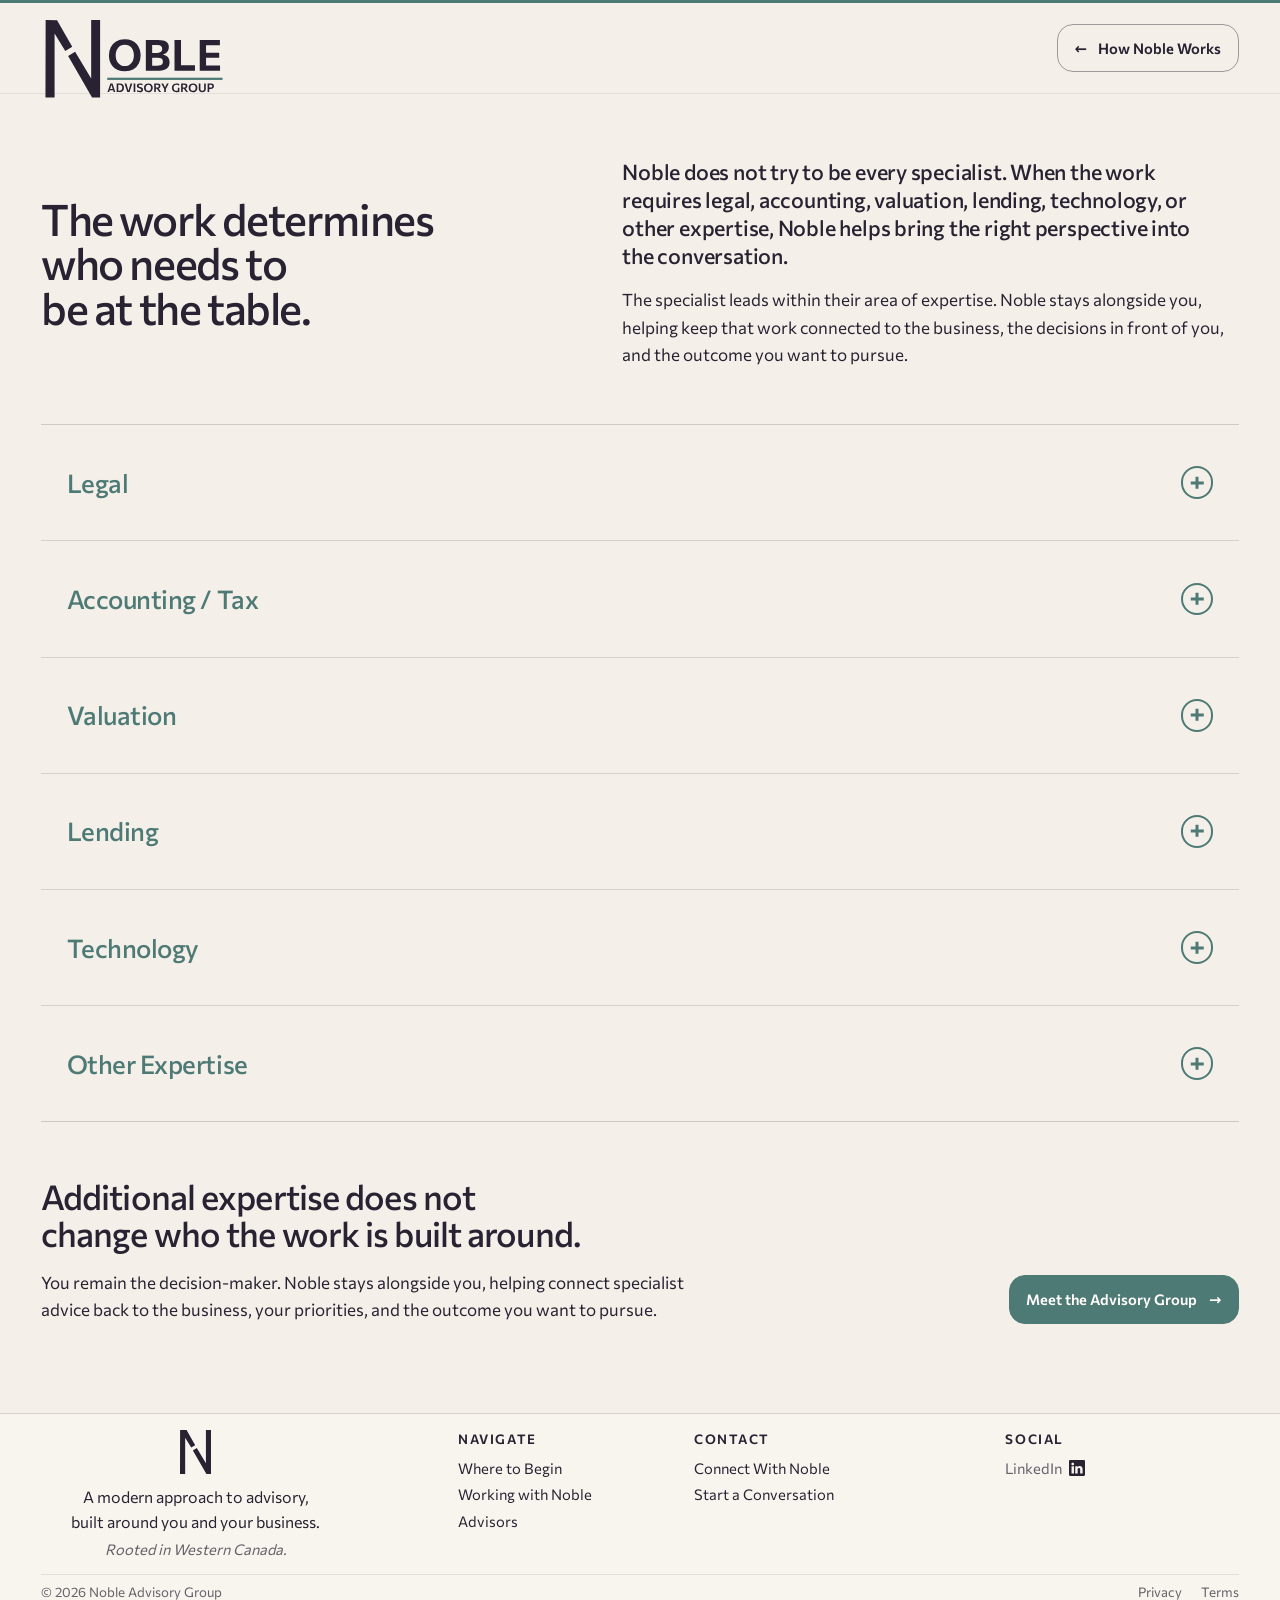
<file: explore/expertise/index.html>
<!doctype html>
<html lang="en">
<head>
<meta charset="utf-8"><meta name="viewport" content="width=device-width, initial-scale=1">
<meta name="description" content="See how Noble brings specialist expertise into the work when a business owner’s situation requires it.">
<title>Specialist Expertise | Noble Advisory Group</title>
<link rel="preconnect" href="https://fonts.googleapis.com"><link rel="preconnect" href="https://fonts.gstatic.com" crossorigin>
<link href="https://fonts.googleapis.com/css2?family=Commissioner:ital,wght@0,300..800;1,300..800&display=swap" rel="stylesheet">
<link rel="stylesheet" href="../../assets/css/tokens.css"><link rel="stylesheet" href="../../assets/css/base.css"><link rel="stylesheet" href="../../assets/css/components.css"><link rel="stylesheet" href="../../assets/css/footer.css"><link rel="stylesheet" href="../../assets/css/expertise.css">
<script src="../../assets/js/site.js" defer></script><script src="../../assets/js/expertise.js" defer></script>
</head>
<body class="expertise-page">
<a class="skip-link" href="#expertise-main">Skip to specialist expertise</a>
<header class="site-header site-header--contextless"><a class="site-header__brand" href="../../index.html" aria-label="Noble Advisory Group home"><img src="../../assets/brand/noble-logo-primary.svg" alt="Noble Advisory Group"></a><a class="site-header__return directional-action directional-action--secondary directional-action--back" href="../process/index.html#process-tab-move"><span class="directional-action__arrow" aria-hidden="true">←</span><span>How Noble Works</span></a></header>
<main class="expertise-main" id="expertise-main">
  <section class="expertise-intro">
    <div class="expertise-intro__grid"><h1>The work determines who needs to be at the table.</h1><div class="expertise-intro__copy"><p class="editorial-lead">Noble does not try to be every specialist. When the work requires legal, accounting, valuation, lending, technology, or other expertise, Noble helps bring the right perspective into the conversation.</p><p>The specialist leads within their area of expertise. Noble stays alongside you, helping keep that work connected to the business, the decisions in front of you, and the outcome you want to pursue.</p></div></div>
  </section>
  <section class="expertise-system" data-expertise-system aria-label="Specialist expertise that may support the work">
    <article class="expertise-item" id="legal" data-expertise-item="legal"><button class="expertise-item__trigger" type="button" aria-expanded="false" aria-controls="expertise-panel-legal"><span class="accordion-heading">Legal</span><span class="expertise-item__cue" aria-hidden="true"></span></button><div class="expertise-item__panel" id="expertise-panel-legal" aria-hidden="true" inert><div><p>Legal expertise may be needed when ownership structure, agreements, governance, succession, or a future transaction requires specialist advice.</p></div></div></article>
    <article class="expertise-item" id="accounting-tax" data-expertise-item="accounting-tax"><button class="expertise-item__trigger" type="button" aria-expanded="false" aria-controls="expertise-panel-accounting-tax"><span class="accordion-heading">Accounting / Tax</span><span class="expertise-item__cue" aria-hidden="true"></span></button><div class="expertise-item__panel" id="expertise-panel-accounting-tax" aria-hidden="true" inert><div><p>Accounting and tax expertise can help clarify the financial and tax implications of the choices being considered and how different paths may affect the owner and the business.</p></div></div></article>
    <article class="expertise-item" id="valuation" data-expertise-item="valuation"><button class="expertise-item__trigger" type="button" aria-expanded="false" aria-controls="expertise-panel-valuation"><span class="accordion-heading">Valuation</span><span class="expertise-item__cue" aria-hidden="true"></span></button><div class="expertise-item__panel" id="expertise-panel-valuation" aria-hidden="true" inert><div><p>Valuation expertise can provide an independent view of economic value, the factors shaping it, and how the business may be viewed by a buyer, lender, partner, or successor.</p></div></div></article>
    <article class="expertise-item" id="lending" data-expertise-item="lending"><button class="expertise-item__trigger" type="button" aria-expanded="false" aria-controls="expertise-panel-lending"><span class="accordion-heading">Lending</span><span class="expertise-item__cue" aria-hidden="true"></span></button><div class="expertise-item__panel" id="expertise-panel-lending" aria-hidden="true" inert><div><p>Lending expertise may become relevant when financing, debt capacity, capital structure, or access to funding affects what the business can support.</p></div></div></article>
    <article class="expertise-item" id="technology" data-expertise-item="technology"><button class="expertise-item__trigger" type="button" aria-expanded="false" aria-controls="expertise-panel-technology"><span class="accordion-heading">Technology</span><span class="expertise-item__cue" aria-hidden="true"></span></button><div class="expertise-item__panel" id="expertise-panel-technology" aria-hidden="true" inert><div><p>Technology expertise can help assess systems, information, security, scalability, and operational dependencies where technology affects continuity or future opportunity.</p></div></div></article>
    <article class="expertise-item" id="other-expertise" data-expertise-item="other-expertise"><button class="expertise-item__trigger" type="button" aria-expanded="false" aria-controls="expertise-panel-other-expertise"><span class="accordion-heading">Other Expertise</span><span class="expertise-item__cue" aria-hidden="true"></span></button><div class="expertise-item__panel" id="expertise-panel-other-expertise" aria-hidden="true" inert><div><p>Some situations call for highly specialized perspectives beyond the expected categories. Noble helps identify what additional expertise may be useful as the work develops.</p></div></div></article>
  </section>
  <section class="expertise-closing"><div><h2>Additional expertise does not change who the work is built around.</h2><p>You remain the decision-maker. Noble stays alongside you, helping connect specialist advice back to the business, your priorities, and the outcome you want to pursue.</p></div><a class="directional-action directional-action--secondary directional-action--accent-secondary directional-action--forward" href="../../advisors/index.html">Meet the Advisory Group <span class="directional-action__arrow" aria-hidden="true">→</span></a></section>
</main>
<footer class="firm-footer" data-firm-footer>
  <div class="firm-footer__inner">
    <section class="firm-footer__identity" aria-label="Noble Advisory Group">
      <a class="firm-footer__mark" href="../../index.html" aria-label="Noble Advisory Group home"><img src="../../assets/brand/noble-custom-footer-n.svg" alt=""></a>
      <p>A modern approach to advisory, built around you and your business.</p>
      <span>Rooted in Western Canada.</span>
    </section>
    <nav class="firm-footer__group firm-footer__group--navigate" aria-label="Noble destinations">
      <h2>Navigate</h2>
      <a href="../../start/conversation/index.html">Where to Begin</a>
      <a href="../../explore/index.html">Working with Noble</a>
      <a href="../../advisors/index.html">Advisors</a>
    </nav>
    <section class="firm-footer__group firm-footer__group--contact">
      <h2>Contact</h2>
      <a href="../../contact/index.html">Connect With Noble</a>
      <a href="../../contact/start/index.html">Start a Conversation</a>
    </section>
    <section class="firm-footer__group firm-footer__group--connect">
      <h2>Social</h2>
      <a class="social-link social-link--linkedin" href="https://www.linkedin.com/" target="_blank" rel="noopener noreferrer" aria-label="Noble Advisory Group on LinkedIn">
        <span>LinkedIn</span>
        <svg class="social-link__icon" xmlns="http://www.w3.org/2000/svg" viewBox="0 0 16 16" fill="currentColor" aria-hidden="true" focusable="false">
          <path d="M0 1.146C0 .513.526 0 1.175 0h13.65C15.474 0 16 .513 16 1.146v13.708c0 .633-.526 1.146-1.175 1.146H1.175C.526 16 0 15.487 0 14.854zm4.943 12.248V6.169H2.542v7.225zm-1.2-8.212c.837 0 1.358-.554 1.358-1.248-.015-.709-.52-1.248-1.342-1.248S2.4 3.226 2.4 3.934c0 .694.521 1.248 1.327 1.248zm4.908 8.212V9.359c0-.216.016-.432.08-.586.173-.431.568-.878 1.232-.878.869 0 1.216.662 1.216 1.634v3.865h2.401V9.25c0-2.22-1.184-3.252-2.764-3.252-1.274 0-1.845.7-2.165 1.193v.025h-.016l.016-.025V6.169h-2.4c.03.678 0 7.225 0 7.225z"/>
        </svg>
      </a>
    </section>
    <div class="firm-footer__legal">
      <p>© 2026 Noble Advisory Group</p>
      <div><a href="../../privacy/index.html">Privacy</a><a href="../../terms/index.html">Terms</a></div>
    </div>
  </div>
</footer>
</body>
</html>
</file>
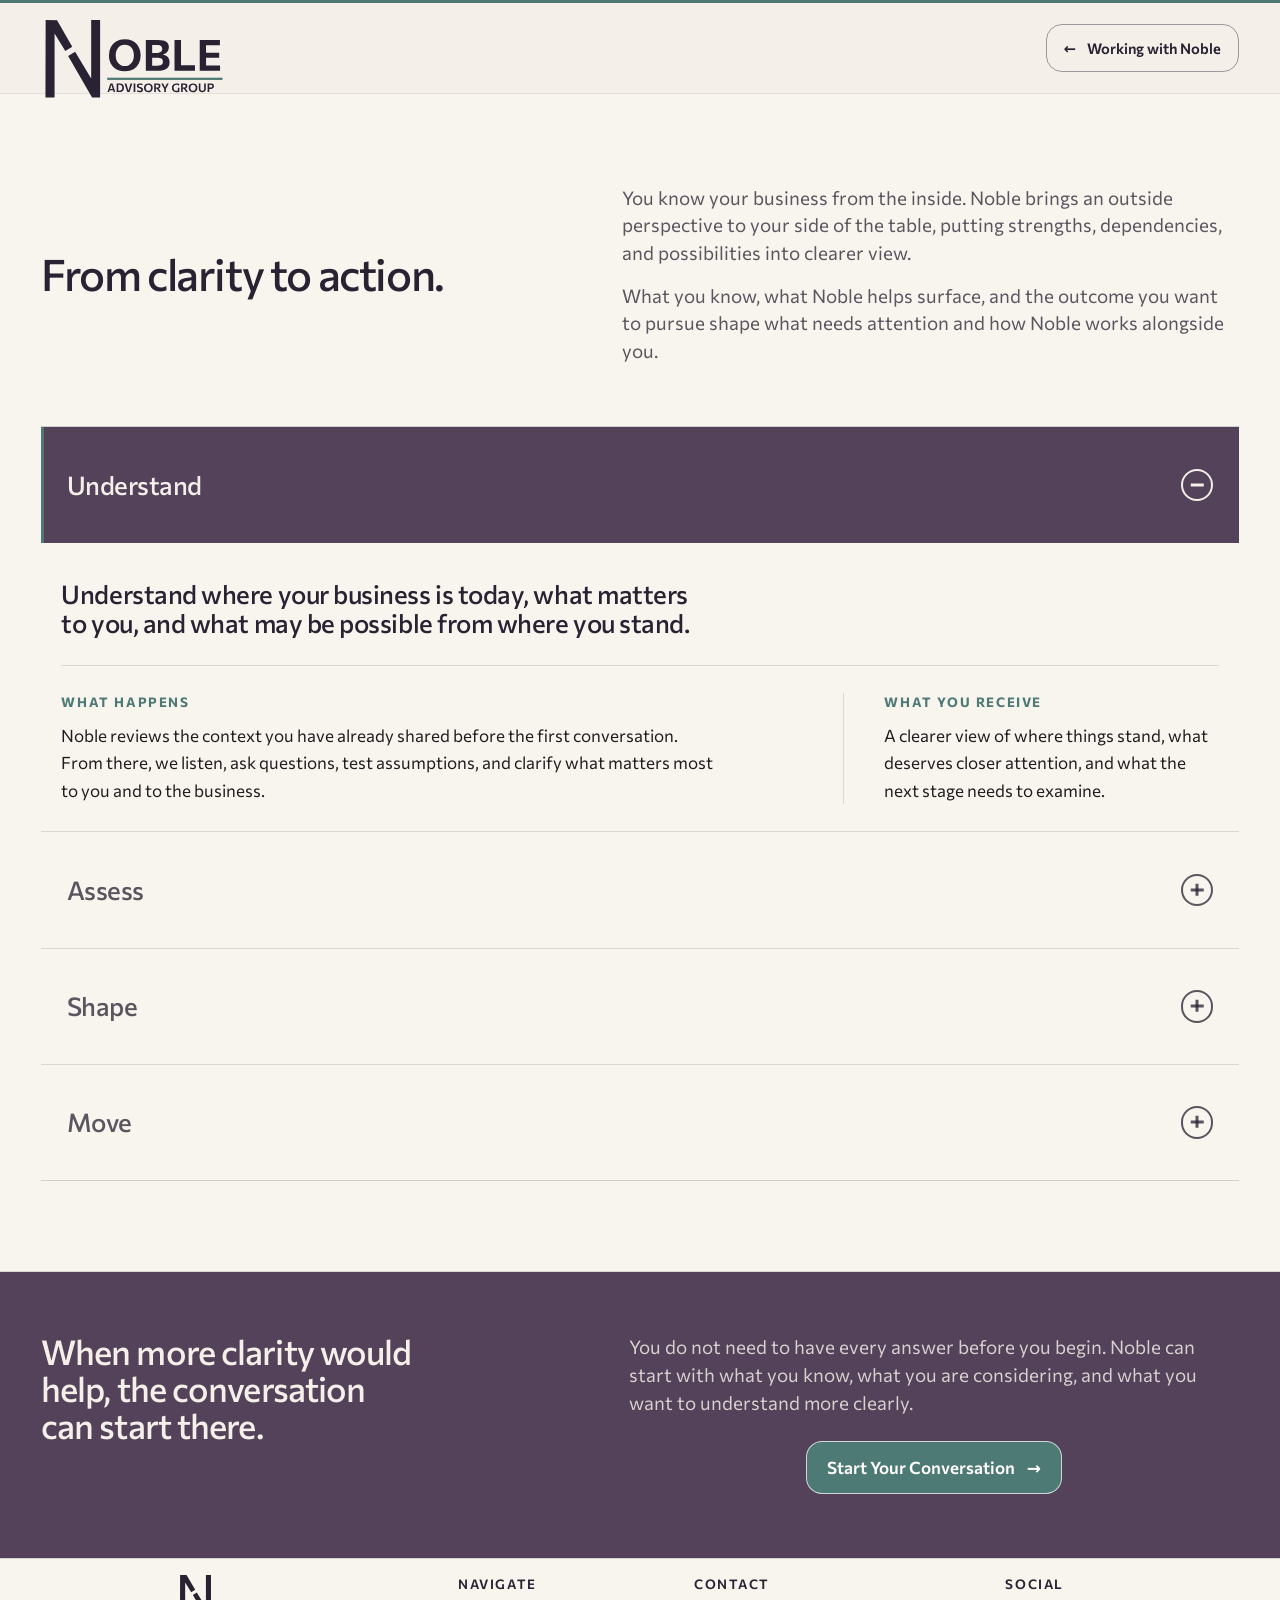
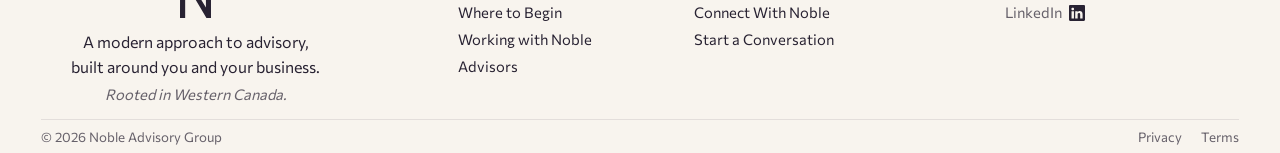
<file: explore/process/index.html>
<!doctype html>
<html lang="en">
<head>
<meta charset="utf-8"><meta name="viewport" content="width=device-width, initial-scale=1">
<meta name="description" content="See how Noble works with business owners from understanding through action.">
<title>How Noble Works | Noble Advisory Group</title>
<link rel="preconnect" href="https://fonts.googleapis.com"><link rel="preconnect" href="https://fonts.gstatic.com" crossorigin>
<link href="https://fonts.googleapis.com/css2?family=Commissioner:ital,wght@0,300..800;1,300..800&display=swap" rel="stylesheet">
<link rel="stylesheet" href="../../assets/css/tokens.css"><link rel="stylesheet" href="../../assets/css/base.css"><link rel="stylesheet" href="../../assets/css/components.css"><link rel="stylesheet" href="../../assets/css/footer.css"><link rel="stylesheet" href="../../assets/css/process.css">
<script src="../../assets/js/site.js" defer></script><script src="../../assets/js/explore.js" defer></script>
</head>
<body class="process-page">
<a class="skip-link" href="#process">Skip to Noble process</a>
<header class="site-header site-header--contextless"><a class="site-header__brand" href="../../index.html" aria-label="Noble Advisory Group home"><img src="../../assets/brand/noble-logo-primary.svg" alt="Noble Advisory Group"></a><a class="site-header__return directional-action directional-action--secondary directional-action--back" href="../index.html"><span class="directional-action__arrow" aria-hidden="true">←</span><span>Working with Noble</span></a></header>
<main class="process-page__main">  <!--COMMENT: §§§ SECTION 2: OUR PROCESS / PROGRESSION §§§-->
  <section class="process-page__section" id="process">
    <div class="process-page__inner">
      <div class="chapter__content process">
        <header class="process__lead">
          <h1>From clarity to action.</h1>
          <div class="process__intro">
            <p>You know your business from the inside. Noble brings an outside perspective to your side of the table, putting strengths, dependencies, and possibilities into clearer view.</p>
            <p>What you know, what Noble helps surface, and the outcome you want to pursue shape what needs attention and how Noble works alongside you.</p>
          </div>
        </header>

        <div class="process-workspace">
          <div class="process-system" data-process-system role="group" aria-label="Noble advisory process">
            <!--COMMENT: [STAGE — UNDERSTAND]-->
            <article class="process-stage is-active" data-process-stage="understand">
              <button class="process-stage__trigger" id="process-tab-understand" type="button" aria-controls="process-panel-understand" aria-expanded="true">
                <span class="process-stage__trigger-label accordion-heading">Understand</span>
                <span class="process-stage__trigger-icon" aria-hidden="true"></span>
              </button>
              <div class="process-stage__panel" id="process-panel-understand" role="region" aria-labelledby="process-tab-understand" aria-hidden="false">
                <div class="process-stage__panel-inner">
                  <div class="process-stage__intro">
                    <div class="process-stage__heading"><h2>Understand where your business is today, what matters to you, and what may be possible from where you stand.</h2></div>
                    <div class="process-stage__body">
                      <div><span class="micro-label">What happens</span><p>Noble reviews the context you have already shared before the first conversation. From there, we listen, ask questions, test assumptions, and clarify what matters most to you and to the business.</p></div>
                      <div class="process-stage__outcome"><span class="micro-label">What you receive</span><p>A clearer view of where things stand, what deserves closer attention, and what the next stage needs to examine.</p></div>
                    </div>
                  </div>
                </div>
              </div>
            </article>

            <!--COMMENT: [STAGE — ASSESS]-->
            <article class="process-stage" data-process-stage="assess">
              <button class="process-stage__trigger" id="process-tab-assess" type="button" aria-controls="process-panel-assess" aria-expanded="false">
                <span class="process-stage__trigger-label accordion-heading">Assess</span>
                <span class="process-stage__trigger-icon" aria-hidden="true"></span>
              </button>
              <div class="process-stage__panel" id="process-panel-assess" role="region" aria-labelledby="process-tab-assess" aria-hidden="true" inert>
                <div class="process-stage__panel-inner">
                  <div class="process-stage__intro">
                    <div class="process-stage__heading"><h2>Look at what is shaping your business today, the possibilities you are considering, and what may need to change.</h2></div>
                    <div class="process-stage__body">
                      <div><span class="micro-label">What happens</span><p>Noble looks more closely at the parts of the business that matter most to your situation, using the information available to test assumptions, identify strengths, and clarify what may affect the direction you want to pursue.</p></div>
                      <div class="process-stage__outcome"><span class="micro-label">What you receive</span><p>A grounded view of the business today, the factors most relevant to your direction, and the areas that deserve attention, captured in your Ownership Transition and Continuity Report.</p></div>
                    </div>
                  </div>
                </div>
              </div>
            </article>

            <!--COMMENT: [STAGE — SHAPE]-->
            <article class="process-stage" data-process-stage="shape">
              <button class="process-stage__trigger" id="process-tab-shape" type="button" aria-controls="process-panel-shape" aria-expanded="false">
                <span class="process-stage__trigger-label accordion-heading">Shape</span>
                <span class="process-stage__trigger-icon" aria-hidden="true"></span>
              </button>
              <div class="process-stage__panel" id="process-panel-shape" role="region" aria-labelledby="process-tab-shape" aria-hidden="true" inert>
                <div class="process-stage__panel-inner">
                  <div class="process-stage__intro">
                    <div class="process-stage__heading"><h2>Turn what we have learned into clear priorities and shape a practical path forward around your business and the direction you want to pursue.</h2></div>
                    <div class="process-stage__body">
                      <div><span class="micro-label">What happens</span><p>Noble works with you to determine what deserves attention, what should happen first, and what can wait. Those priorities are then shaped into a practical sequence that reflects the realities of the business and keeps each step connected to the outcome you want to pursue.</p></div>
                      <div class="process-stage__outcome"><span class="micro-label">What you receive</span><p>A clear path forward: what deserves attention, what comes first, what can wait, and how the work connects to the outcome you want to pursue.</p></div>
                    </div>
                  </div>
                </div>
              </div>
            </article>

            <!--COMMENT: [STAGE — MOVE]-->
            <article class="process-stage" data-process-stage="move">
              <button class="process-stage__trigger" id="process-tab-move" type="button" aria-controls="process-panel-move" aria-expanded="false">
                <span class="process-stage__trigger-label accordion-heading">Move</span>
                <span class="process-stage__trigger-icon" aria-hidden="true"></span>
              </button>
              <div class="process-stage__panel" id="process-panel-move" role="region" aria-labelledby="process-tab-move" aria-hidden="true" inert>
                <div class="process-stage__panel-inner">
                  <div class="process-stage__intro">
                    <div class="process-stage__heading"><h2>Priorities become actions, with each step connected to you, your business, and what you are working toward.</h2></div>
                    <div class="process-stage__body">
                      <div><span class="micro-label">What happens</span><p>Noble stays alongside you as the work is carried out, helping keep each decision connected to what you are trying to accomplish and bringing in additional expertise when the work requires it. Where specialist advice is needed, Noble helps coordinate that work while the specialist leads within their area of expertise.</p></div>
                      <div class="process-stage__outcome"><span class="micro-label">What you receive</span><p>Progress toward the outcome that matters, with the right work happening in the right order, the right expertise involved when needed, and Noble staying alongside you as decisions are carried through.</p></div>
                    </div>
                  </div>

                  <div class="relationship-model" aria-label="Owner, Noble, and specialist relationship">
                    <div class="relationship-model__heading micro-label">One advisory relationship</div>
                    <div class="relationship-model__primary">
                      <div class="relationship-model__role">
                        <span class="micro-label">Owner</span>
                        <strong>You set the direction and make the decisions.</strong>
                      </div>
                      <div class="relationship-model__role relationship-model__role--noble">
                        <span class="micro-label">Noble</span>
                        <strong>Noble brings perspective, challenges assumptions, and keeps the work connected to the outcome you want to pursue.</strong>
                      </div>
                    </div>
                    <a class="relationship-model__action directional-action directional-action--secondary directional-action--accent-secondary directional-action--forward" href="../../advisors/index.html">Meet the Advisory Group <span class="directional-action__arrow" aria-hidden="true">→</span></a>
                    <div class="relationship-model__expertise">
                      <div class="relationship-model__expertise-copy">
                        <span class="micro-label">Specialist expertise when required</span>
                        <p>When specialist expertise is needed, the specialist leads within their area. Noble stays alongside you, helping keep that work connected to you, the business, and the outcome you want to pursue.</p>
                      </div>
                      <div class="relationship-model__expertise-list" aria-label="Examples of specialist expertise">
                        <a href="../expertise/index.html#legal">Legal</a><a href="../expertise/index.html#accounting-tax">Accounting / Tax</a><a href="../expertise/index.html#valuation">Valuation</a><a href="../expertise/index.html#lending">Lending</a><a href="../expertise/index.html#technology">Technology</a><a href="../expertise/index.html#other-expertise">Other expertise</a>
                      </div>
                    </div>
                  </div>
                </div>
              </div>
            </article>
          </div>
        </div>
      </div>
    </div>
  </section>



  <section class="process-page__conversation" id="conversation">
    <div class="process-page__inner process-page__inner--conversation">
      <div class="conversation-invitation conversation-invitation--process">
        <h2>When more clarity would help, the conversation can start there.</h2>
        <div class="conversation-invitation__detail">
          <p class="conversation-invitation__support intro">You do not need to have every answer before you begin. Noble can start with what you know, what you are considering, and what you want to understand more clearly.</p>
          <a class="conversation-invitation__action directional-action directional-action--accent directional-action--forward" href="../../contact/start/index.html"><span>Start Your Conversation</span><span class="directional-action__arrow" aria-hidden="true">→</span></a>
        </div>
      </div>
    </div>
  </section>
</main>
<footer class="firm-footer" data-firm-footer>
  <div class="firm-footer__inner">
    <section class="firm-footer__identity" aria-label="Noble Advisory Group">
      <a class="firm-footer__mark" href="../../index.html" aria-label="Noble Advisory Group home"><img src="../../assets/brand/noble-custom-footer-n.svg" alt=""></a>
      <p>A modern approach to advisory, built around you and your business.</p>
      <span>Rooted in Western Canada.</span>
    </section>
    <nav class="firm-footer__group firm-footer__group--navigate" aria-label="Noble destinations">
      <h2>Navigate</h2>
      <a href="../../start/conversation/index.html">Where to Begin</a>
      <a href="../../explore/index.html">Working with Noble</a>
      <a href="../../advisors/index.html">Advisors</a>
    </nav>
    <section class="firm-footer__group firm-footer__group--contact">
      <h2>Contact</h2>
      <a href="../../contact/index.html">Connect With Noble</a>
      <a href="../../contact/start/index.html">Start a Conversation</a>
    </section>
    <section class="firm-footer__group firm-footer__group--connect">
      <h2>Social</h2>
      <a class="social-link social-link--linkedin" href="https://www.linkedin.com/" target="_blank" rel="noopener noreferrer" aria-label="Noble Advisory Group on LinkedIn">
        <span>LinkedIn</span>
        <svg class="social-link__icon" xmlns="http://www.w3.org/2000/svg" viewBox="0 0 16 16" fill="currentColor" aria-hidden="true" focusable="false">
          <path d="M0 1.146C0 .513.526 0 1.175 0h13.65C15.474 0 16 .513 16 1.146v13.708c0 .633-.526 1.146-1.175 1.146H1.175C.526 16 0 15.487 0 14.854zm4.943 12.248V6.169H2.542v7.225zm-1.2-8.212c.837 0 1.358-.554 1.358-1.248-.015-.709-.52-1.248-1.342-1.248S2.4 3.226 2.4 3.934c0 .694.521 1.248 1.327 1.248zm4.908 8.212V9.359c0-.216.016-.432.08-.586.173-.431.568-.878 1.232-.878.869 0 1.216.662 1.216 1.634v3.865h2.401V9.25c0-2.22-1.184-3.252-2.764-3.252-1.274 0-1.845.7-2.165 1.193v.025h-.016l.016-.025V6.169h-2.4c.03.678 0 7.225 0 7.225z"/>
        </svg>
      </a>
    </section>
    <div class="firm-footer__legal">
      <p>© 2026 Noble Advisory Group</p>
      <div><a href="../../privacy/index.html">Privacy</a><a href="../../terms/index.html">Terms</a></div>
    </div>
  </div>
</footer>
</body>
</html>
</file>
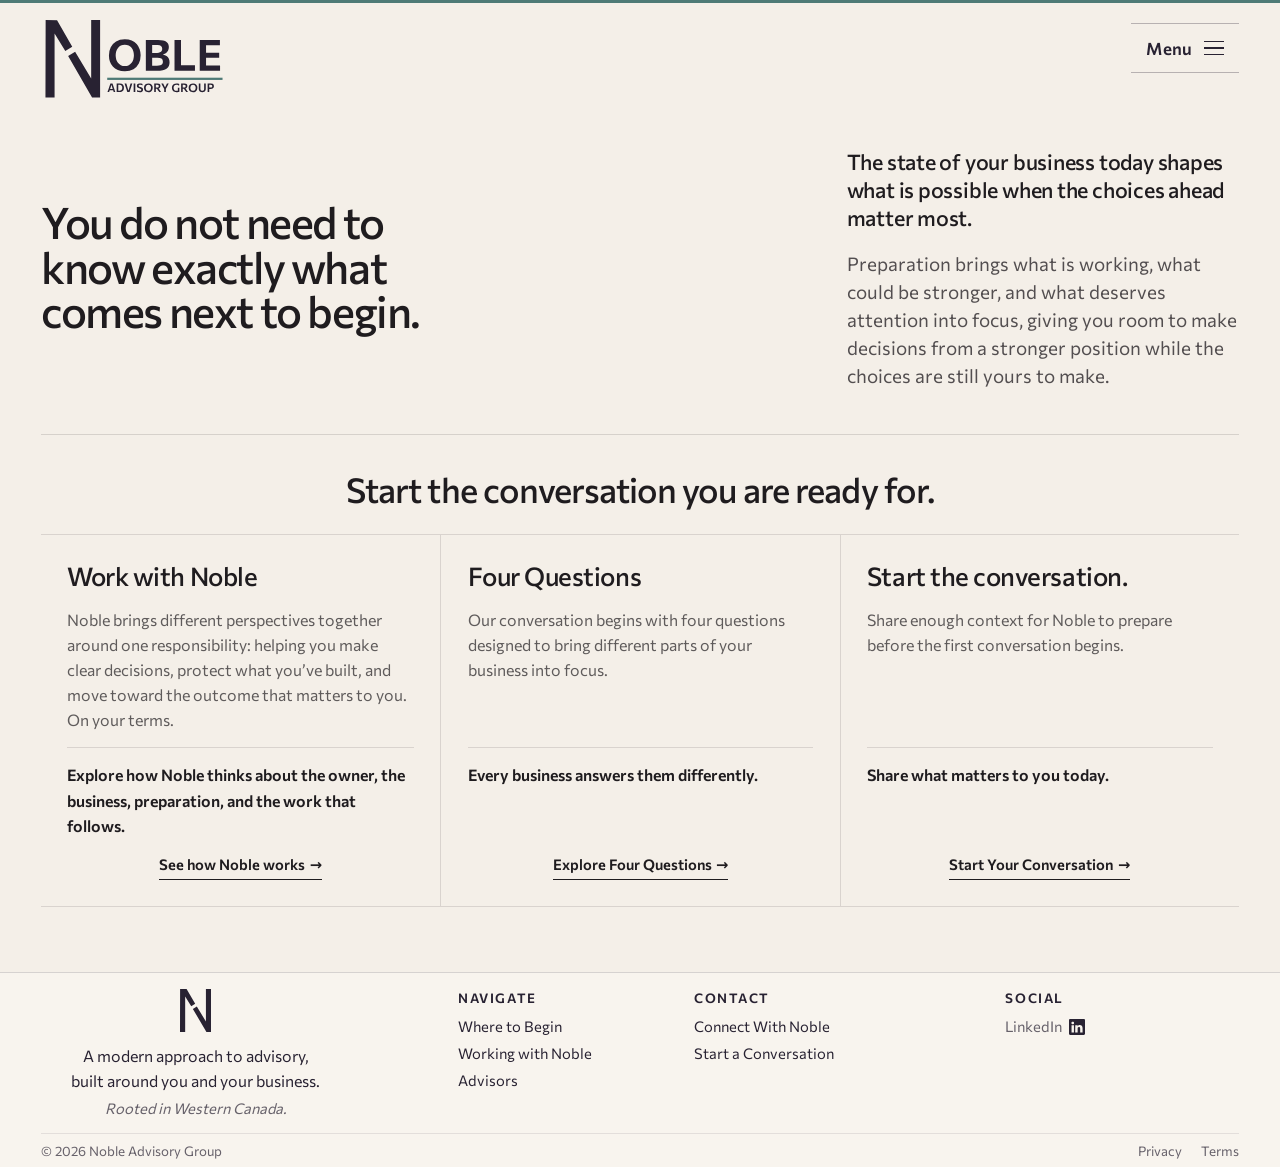
<file: start/conversation/index.html>
<!doctype html>
<html lang="en">
<head>
<meta charset="utf-8">
<meta name="viewport" content="width=device-width, initial-scale=1">
<meta name="description" content="Choose where to begin with Noble: understand how Noble works, reflect through Four Questions, or start a conversation.">
<title>Where to Begin | Noble Advisory Group</title>
<link rel="preconnect" href="https://fonts.googleapis.com">
<link rel="preconnect" href="https://fonts.gstatic.com" crossorigin>
<link href="https://fonts.googleapis.com/css2?family=Commissioner:ital,wght@0,300..800;1,300..800&display=swap" rel="stylesheet">
<link rel="stylesheet" href="../../assets/css/tokens.css">
<link rel="stylesheet" href="../../assets/css/base.css">
<link rel="stylesheet" href="../../assets/css/components.css">
<link rel="stylesheet" href="../../assets/css/footer.css">
<link rel="stylesheet" href="../../assets/css/conversation-choice.css">
<script src="../../assets/js/site.js" defer></script>
<script src="../../assets/js/conversation-choice.js" defer></script>
</head>
<body class="conversation-choice-page">
<a class="skip-link" href="#conversation-choice-main">Skip to conversation choices</a>
<header class="site-header site-header--conversation-choice site-header--contextless">
  <a class="site-header__brand" href="../../index.html" aria-label="Noble Advisory Group home"><img src="../../assets/brand/noble-logo-primary.svg" alt="Noble Advisory Group"></a>
  <button class="site-header__menu" type="button" data-menu-open aria-controls="conversation-choice-menu" aria-expanded="false"><span class="site-header__menu-label">Menu</span><span class="site-header__menu-icon" aria-hidden="true"><span></span><span></span><span></span></span></button>
</header>

<div class="menu-drawer" id="conversation-choice-menu" data-menu aria-hidden="true" role="dialog" aria-modal="true" aria-label="Noble navigation">
  <button class="menu-drawer__scrim" type="button" data-menu-close aria-label="Close menu"></button>
  <div class="menu-drawer__panel">
    <header class="menu-drawer__header"><button class="menu-drawer__close" type="button" data-menu-close><span>Close</span><span class="menu-drawer__close-icon" aria-hidden="true">×</span></button></header>
    <nav class="menu-drawer__links" aria-label="Noble destinations">
      <a href="../../index.html"><span>Home</span><span aria-hidden="true">→</span></a>
      <a href="../../start/conversation/index.html" aria-current="page"><span>Where to Begin</span><span aria-hidden="true">→</span></a>
      <a href="../../start/index.html"><span>Four Questions</span><span aria-hidden="true">→</span></a>
      <a href="../../explore/index.html"><span>Working with Noble</span><span aria-hidden="true">→</span></a>
      <a href="../../advisors/index.html"><span>Advisors</span><span aria-hidden="true">→</span></a>
      <a class="menu-drawer__action" href="../../contact/start/index.html"><span>Start a Conversation</span><span aria-hidden="true">→</span></a>
      <a href="../../contact/index.html"><span>Connect With Noble</span><span aria-hidden="true">→</span></a>
    </nav>
    <div class="menu-drawer__utility">
      <span>Rooted in Western Canada.</span>
      <div class="menu-drawer__utility-links">
        <a class="social-link social-link--linkedin" href="https://www.linkedin.com/" target="_blank" rel="noopener noreferrer" aria-label="Noble Advisory Group on LinkedIn">
          <span>LinkedIn</span>
          <svg class="social-link__icon" xmlns="http://www.w3.org/2000/svg" viewBox="0 0 16 16" fill="currentColor" aria-hidden="true" focusable="false">
            <path d="M0 1.146C0 .513.526 0 1.175 0h13.65C15.474 0 16 .513 16 1.146v13.708c0 .633-.526 1.146-1.175 1.146H1.175C.526 16 0 15.487 0 14.854zm4.943 12.248V6.169H2.542v7.225zm-1.2-8.212c.837 0 1.358-.554 1.358-1.248-.015-.709-.52-1.248-1.342-1.248S2.4 3.226 2.4 3.934c0 .694.521 1.248 1.327 1.248zm4.908 8.212V9.359c0-.216.016-.432.08-.586.173-.431.568-.878 1.232-.878.869 0 1.216.662 1.216 1.634v3.865h2.401V9.25c0-2.22-1.184-3.252-2.764-3.252-1.274 0-1.845.7-2.165 1.193v.025h-.016l.016-.025V6.169h-2.4c.03.678 0 7.225 0 7.225z"/>
          </svg>
        </a>
        <a href="../../privacy/index.html">Privacy</a>
        <a href="../../terms/index.html">Terms</a>
      </div>
    </div>
  </div>
</div>

<main class="conversation-choice-main" id="conversation-choice-main">
  <!--COMMENT: §§§ SECTION 1: WHERE TO BEGIN / ORIENTATION §§§-->
  <section class="conversation-choice" aria-labelledby="conversation-choice-title">
    <header class="conversation-choice__intro">
      <div class="conversation-choice__intro-grid">
        <h1 class="editorial-anchor" id="conversation-choice-title">You do not need to know exactly what comes next to begin.</h1>
        <div class="conversation-choice__intro-copy">
          <h2 class="editorial-lead">The state of your business today shapes what is possible when the choices ahead matter most.</h2>
          <p>Preparation brings what is working, what could be stronger, and what deserves attention into focus, giving you room to make decisions from a stronger position while the choices are still yours to make.</p>
        </div>
      </div>
    </header>

    <!--COMMENT: [LET THE OWNER CHOOSE THE CONVERSATION THAT FITS WHERE THEY ARE TODAY]-->
    <div class="conversation-choice__orientation">
      <h2>Start the conversation you are ready for.</h2>
    </div>

    <div class="conversation-choice__paths" aria-label="Choose where to begin with Noble">
      <a class="conversation-choice__path" href="../../explore/index.html" data-attention-path>
        <span class="conversation-choice__title">Work with Noble</span>
        <span class="conversation-choice__body">
          <span class="conversation-choice__description">Noble brings different perspectives together around one responsibility: helping you make clear decisions, protect what you’ve built, and move toward the outcome that matters to you. On your terms.</span>
          <span class="conversation-choice__prompt">Explore how Noble thinks about the owner, the business, preparation, and the work that follows.</span>
        </span>
        <span class="conversation-choice__action">
          <span class="conversation-choice__action-label">See how Noble works <span class="conversation-choice__action-arrow" aria-hidden="true">→</span></span>
        </span>
      </a>
      <a class="conversation-choice__path" href="../index.html" data-attention-path>
        <span class="conversation-choice__title">Four Questions</span>
        <span class="conversation-choice__body">
          <span class="conversation-choice__description">Our conversation begins with four questions designed to bring different parts of your business into focus.</span>
          <span class="conversation-choice__prompt">Every business answers them differently.</span>
        </span>
        <span class="conversation-choice__action">
          <span class="conversation-choice__action-label">Explore Four Questions <span class="conversation-choice__action-arrow" aria-hidden="true">→</span></span>
        </span>
      </a>
      <a class="conversation-choice__path" href="../../contact/start/index.html" data-attention-path>
        <span class="conversation-choice__title">Start the conversation.</span>
        <span class="conversation-choice__body">
          <span class="conversation-choice__description">Share enough context for Noble to prepare before the first conversation begins.</span>
          <span class="conversation-choice__prompt">Share what matters to you today.</span>
        </span>
        <span class="conversation-choice__action">
          <span class="conversation-choice__action-label">Start Your Conversation <span class="conversation-choice__action-arrow" aria-hidden="true">→</span></span>
        </span>
      </a>
    </div>
  </section>
</main>

<!--COMMENT: §§§ SHARED COMPONENT: COMPACT FIRM FOOTER §§§-->
<footer class="firm-footer" data-firm-footer>
  <div class="firm-footer__inner">
    <section class="firm-footer__identity" aria-label="Noble Advisory Group">
      <a class="firm-footer__mark" href="../../index.html" aria-label="Noble Advisory Group home"><img src="../../assets/brand/noble-custom-footer-n.svg" alt=""></a>
      <p>A modern approach to advisory, built around you and your business.</p>
      <span>Rooted in Western Canada.</span>
    </section>
    <nav class="firm-footer__group firm-footer__group--navigate" aria-label="Noble destinations">
      <h2>Navigate</h2>
      <a href="../../start/conversation/index.html">Where to Begin</a>
      <a href="../../explore/index.html">Working with Noble</a>
      <a href="../../advisors/index.html">Advisors</a>
    </nav>
    <section class="firm-footer__group firm-footer__group--contact">
      <h2>Contact</h2>
      <a href="../../contact/index.html">Connect With Noble</a>
      <a href="../../contact/start/index.html">Start a Conversation</a>
    </section>
    <section class="firm-footer__group firm-footer__group--connect">
      <h2>Social</h2>
      <a class="social-link social-link--linkedin" href="https://www.linkedin.com/" target="_blank" rel="noopener noreferrer" aria-label="Noble Advisory Group on LinkedIn">
        <span>LinkedIn</span>
        <svg class="social-link__icon" xmlns="http://www.w3.org/2000/svg" viewBox="0 0 16 16" fill="currentColor" aria-hidden="true" focusable="false">
          <path d="M0 1.146C0 .513.526 0 1.175 0h13.65C15.474 0 16 .513 16 1.146v13.708c0 .633-.526 1.146-1.175 1.146H1.175C.526 16 0 15.487 0 14.854zm4.943 12.248V6.169H2.542v7.225zm-1.2-8.212c.837 0 1.358-.554 1.358-1.248-.015-.709-.52-1.248-1.342-1.248S2.4 3.226 2.4 3.934c0 .694.521 1.248 1.327 1.248zm4.908 8.212V9.359c0-.216.016-.432.08-.586.173-.431.568-.878 1.232-.878.869 0 1.216.662 1.216 1.634v3.865h2.401V9.25c0-2.22-1.184-3.252-2.764-3.252-1.274 0-1.845.7-2.165 1.193v.025h-.016l.016-.025V6.169h-2.4c.03.678 0 7.225 0 7.225z"/>
        </svg>
      </a>
    </section>
    <div class="firm-footer__legal">
      <p>© 2026 Noble Advisory Group</p>
      <div><a href="../../privacy/index.html">Privacy</a><a href="../../terms/index.html">Terms</a></div>
    </div>
  </div>
</footer>
</body>
</html>
</file>
<file: assets/css/tokens.css>
/*COMMENT: §§§ SECTION 1: BRAND COLOR TOKENS §§§*/
/*COMMENT: [DEFINE APPROVED BRAND AND SURFACE COLORS]*/
:root {
    --color-ink-plum: #282232; /* #282232 [Ink Plum] */
    --color-smoky-aubergine: #534259; /* #534259 [Smoky Aubergine] */
    --color-warm-bone: #F4EFE8; /* #F4EFE8 [Warm Bone] */
    --color-muted-stone: #C8BFB4; /* #C8BFB4 [Muted Stone] */
    --color-patinated-teal: #4E7A76; /* #4E7A76 [Patinated Teal] */
    --color-near-black: #1F1C1F; /* #1F1C1F [Near Black] */
    --color-paper: #F8F4EE; /* #F8F4EE [Warm Paper] */
    --color-bone-soft: #EEE7DE; /* #EEE7DE [Soft Bone] */
    --color-white-soft: #FFFDF9; /* #FFFDF9 [Soft White] */

    --text-primary: var(--color-ink-plum);
    --surface-primary: var(--color-warm-bone);
}


/*COMMENT: §§§ SECTION 2: TYPOGRAPHY TOKENS §§§*/
/*COMMENT: [DEFINE A RESTRAINED EDITORIAL SCALE BY SEMANTIC ROLE, NOT BY PAGE]*/
:root {
    --font-sans: "Commissioner", system-ui, -apple-system, BlinkMacSystemFont, "Segoe UI", sans-serif;

    /* Weight roles: Noble uses weight sparingly; structural labels remain deliberately bold. */
    --weight-regular: 400;
    --weight-medium: 500;
    --weight-semibold: 600;
    --weight-bold: 700;

    /* Reading and interface roles: maintain comfort and consistency across every viewport. */
    --type-label: clamp(0.78125rem, 0.75rem + 0.10vw, 0.875rem);
    --type-ui: clamp(0.875rem, 0.84rem + 0.10vw, 0.9375rem);
    --type-supporting: clamp(0.9375rem, 0.90rem + 0.12vw, 1rem);
    --type-body: clamp(1rem, 0.96rem + 0.14vw, 1.0625rem);
    --type-lead: clamp(1.0625rem, 1.00rem + 0.22vw, 1.25rem);

    /* Editorial roles: create authority through controlled scale rather than oversized repetition. */
    --type-editorial: clamp(1.1875rem, 1.10rem + 0.30vw, 1.4375rem);
    --type-subheading: clamp(1.375rem, 1.24rem + 0.46vw, 1.75rem);
    --type-section-title: clamp(1.75rem, 1.52rem + 0.78vw, 2.375rem);
    --type-page-title: clamp(2.125rem, 1.78rem + 1.18vw, 2.75rem);
    --type-display: clamp(2.5rem, 1.98rem + 1.78vw, 3.75rem);

    /* Leading is tuned by role so fluid sizing never compromises reading rhythm. */
    --leading-display: 0.99;
    --leading-page-title: 1.02;
    --leading-section-title: 1.08;
    --leading-subheading: 1.16;
    --leading-editorial: 1.30;
    --leading-lead: 1.48;
    --leading-body: 1.62;
    --leading-supporting: 1.58;
    --leading-ui: 1.46;
    --leading-label: 1.30;

    /* Tracking distinguishes display, editorial, and functional roles without decorative excess. */
    --tracking-display: -0.038em;
    --tracking-page-title: -0.032em;
    --tracking-section-title: -0.026em;
    --tracking-subheading: -0.018em;
    --tracking-editorial: -0.010em;
    --tracking-label: 0.10em;
    --tracking-eyebrow: 0.12em;

    /* Measures are semantic: line length is part of the typography system, not a page correction. */
    --measure-body: 64ch;
    --measure-supporting: 58ch;
    --measure-lead: 50ch;
    --measure-editorial: 44ch;
    --measure-heading: 30ch;
    --measure-display: 20ch;
}

/*COMMENT: §§§ SECTION 3: SPACING AND LAYOUT TOKENS §§§*/
/*COMMENT: [DEFINE RESPONSIVE SPACING AND FRAME DIMENSIONS]*/
:root {
    --space-1: clamp(0.4rem, 0.3rem + 0.3vw, 0.65rem);
    --space-2: clamp(0.8rem, 0.68rem + 0.45vw, 1.15rem);
    --space-3: clamp(1.2rem, 0.98rem + 0.72vw, 1.72rem);
    --space-4: clamp(1.65rem, 1.28rem + 1.35vw, 2.55rem);
    --space-5: clamp(2.35rem, 1.75rem + 2.15vw, 3.8rem);
    --space-6: clamp(3.15rem, 2.3rem + 3vw, 5.35rem);
    --space-editorial-break: clamp(2.6rem, 2rem + 2.1vw, 4.4rem);

    --page-gutter: clamp(1.25rem, 3.2vw, 4.25rem);
    --header-height: clamp(5rem, calc(6.65vw + .5rem), 6.75rem);
    --experience-nav-height: 5.1rem;
    --max-content: 92rem;
}


/*COMMENT: §§§ SECTION 4: INTERACTION TOKENS §§§*/
/*COMMENT: [DEFINE FOCUS AND MOTION BEHAVIOR]*/
:root {
    --focus-ring: 2px solid var(--color-patinated-teal);
    --action-corner-radius: 1rem;
    --action-corner-radius-squircle: 1.45rem;
    --action-border-color: rgba(40, 34, 50, 0.42);
    --ease-noble: cubic-bezier(0.2, 0.75, 0.25, 1);
    --transition-fast: 180ms var(--ease-noble);
    --transition-medium: 360ms var(--ease-noble);
}
</file>
<file: assets/css/site.css>
/*COMMENT: §§§ SECTION 1: DOCUMENT FOUNDATION §§§*/
/*COMMENT: [KEEP THE MICROSITE GROUNDED IN NOBLE'S EXISTING TYPOGRAPHY, SURFACES, AND MEASURES]*/
*, *::before, *::after { box-sizing: border-box; }
html { scroll-behavior: smooth; scroll-padding-top: 0; }
body { min-width: 320px; margin: 0; background: var(--color-warm-bone); color: var(--color-ink-plum); font-family: var(--font-sans); font-size: var(--type-body); line-height: var(--leading-body); -webkit-font-smoothing: antialiased; }
body.has-open-menu { overflow: hidden; }
h1, h2, h3, h4, p { margin: 0; }
h1, h2, h3 { font-weight: var(--weight-semibold); }
a { color: inherit; text-decoration: none; }
button, input, select, textarea { font: inherit; }
button { cursor: pointer; }
img, svg { display: block; max-width: 100%; }
[hidden] { display: none !important; }
:focus-visible { outline: var(--focus-ring); outline-offset: 4px; }
::selection { background: rgba(78,122,118,0.28); }
.skip-link { position: absolute; top: -6rem; left: 1rem; z-index: 250; padding: .75rem 1.1rem; background: var(--color-white-soft); color: var(--color-ink-plum); }
.skip-link:focus { top: .5rem; }
.section-shell { width: min(100%, var(--max-content)); margin-inline: auto; padding-inline: var(--page-gutter); }
/*COMMENT: [SHARE THE SAME COLUMN STARTS AND GUTTERS ACROSS THE OPENING AND EDITORIAL SECTION INTRODUCTIONS]*/
.opening-layout, .section-intro--split { grid-template-columns: minmax(0,1.16fr) minmax(0,.84fr); column-gap: clamp(3rem,5.5vw,7rem); }
/*COMMENT: [GIVE THE FIRST THREE EDITORIAL COMPOSITIONS A COMPLETE INITIAL VIEW; KEEP ADVISOR PROFILES CONNECTED TO THEIR CLOSING BAND]*/
.site-section { scroll-margin-top: var(--header-height); }
.microsite-main > :is(.site-section--opening, .site-section--questions, .site-section--process) {
    display: flex;
    align-items: center;
    min-height: calc(100vh - var(--header-height));
    min-height: calc(100svh - var(--header-height));
}
.site-section--questions { padding-block: clamp(5.25rem, 8vw, 9rem); }
.site-section--advisors { padding-block: clamp(5.25rem, 8vw, 9rem) clamp(4.5rem, 5vw, 5.5rem); }
.editorial-lead { font-size: var(--type-lead); line-height: var(--leading-lead); }
.micro-label { color: var(--color-patinated-teal); font-size: var(--type-label); font-weight: var(--weight-semibold); line-height: var(--leading-label); letter-spacing: var(--tracking-label); text-transform: uppercase; }

/*COMMENT: §§§ SECTION 2: NOBLE GLOBAL HEADER §§§*/
/*COMMENT: [PRESERVE THE NOBLE BRAND, DIRECT CONTACT ACCESS, AND THE ESTABLISHED GLOBAL MENU]*/
.site-header { position: sticky; top: 0; z-index: 80; display: flex; align-items: center; justify-content: space-between; gap: 2rem; height: var(--header-height); padding-inline: var(--page-gutter); border-top: 3px solid var(--color-patinated-teal); border-bottom: 1px solid rgba(40,34,50,.09); background: rgba(244,239,232,.97); backdrop-filter: blur(8px); }
.site-header__brand { display: inline-flex; align-items: center; flex: none; width: clamp(10.15rem,14.55vw,13.7rem); }
.site-header__brand img { width: 100%; height: auto; }
.site-header__actions { margin-left: auto; display: flex; align-items: center; gap: clamp(.8rem,2vw,2rem); }
.site-header__return { display: inline-flex; align-items: center; gap: .65rem; border: 1px solid var(--color-muted-stone); padding: .55rem 1.2rem; border-radius: var(--action-corner-radius); font-size: var(--type-ui); font-weight: var(--weight-medium); transition: border-color var(--transition-fast), color var(--transition-fast); }
.site-header__return:hover { color: var(--color-patinated-teal); border-color: var(--color-patinated-teal); }
.site-header__contact { display: inline-flex; align-items: center; gap: .58rem; padding-block: .6rem; white-space: nowrap; color: var(--color-ink-plum); font-size: var(--type-ui); font-weight: var(--weight-medium); transition: color var(--transition-fast); }
.site-header__contact > span { position: relative; }
.site-header__contact > span::after { content: ""; position: absolute; inset: auto 0 -.25rem; height: 1.5px; background: var(--color-patinated-teal); opacity: 0; transition: opacity var(--transition-fast); }
.site-header__contact:hover, .site-header__contact:focus-visible { color: var(--color-ink-plum); }
.site-header__contact:hover > span::after, .site-header__contact:focus-visible > span::after { opacity: 1; }
.site-header__contact:active { color: var(--color-smoky-aubergine); }
.site-header__contact-icon { width: 1.3rem; height: 1.3rem; flex: none; color: var(--color-patinated-teal); transition: color var(--transition-fast); }
.site-header__contact:hover .site-header__contact-icon, .site-header__contact:focus-visible .site-header__contact-icon { color: var(--color-ink-plum); }
.site-header__menu { display: inline-flex; align-items: center; gap: .8rem; padding: .6rem 0 .6rem .6rem; border: 0; color: var(--color-ink-plum); background: none; font-size: var(--type-ui); font-weight: var(--weight-medium); }
.site-header__menu-icon { display: grid; gap: 4px; width: 21px; }
.site-header__menu-icon span { height: 2px; width: 100%; background: currentColor; transition: background var(--transition-fast); }
.site-header__menu:hover { color: var(--color-patinated-teal); }

/*COMMENT: §§§ SECTION 3: GLOBAL NAVIGATION DRAWER §§§*/
/*COMMENT: [RETAIN NOBLE'S EXISTING INK PLUM MENU WITH THE SINGLE-MESSAGE CONTACT ICON]*/
.menu-drawer { position: fixed; inset: 0; z-index: 140; visibility: hidden; pointer-events: none; }
.menu-drawer[aria-hidden="false"] { visibility: visible; pointer-events: auto; }
.menu-drawer__scrim { position: absolute; inset: 0; width: 100%; border: 0; background: rgba(25,19,29,.52); opacity: 0; transition: opacity var(--transition-medium); }
.menu-drawer[aria-hidden="false"] .menu-drawer__scrim { opacity: 1; }
.menu-drawer__panel { position: absolute; inset: 0 0 0 auto; width: min(100%, 39rem); padding: clamp(1.8rem,3.5vw,4rem); background: var(--color-ink-plum); color: var(--color-white-soft); display: flex; flex-direction: column; overflow-y: auto; transform: translateX(100%); transition: transform var(--transition-medium); }
.menu-drawer[aria-hidden="false"] .menu-drawer__panel { transform: translateX(0); }
.menu-drawer__header { display: flex; justify-content: flex-end; margin-bottom: clamp(2rem,7vh,5rem); }
.menu-drawer__close { display: flex; align-items: center; gap: .9rem; color: var(--color-white-soft); background: none; border: 0; padding: .45rem 0; font-size: var(--type-ui); }
.menu-drawer__close-icon { font-size: 2rem; line-height: .6; font-weight: 300; }
.menu-drawer__links { display: grid; }
.menu-drawer__links > a { display: flex; align-items: center; justify-content: space-between; gap: 1.5rem; padding: clamp(.9rem,2.5vh,1.35rem) 0; border-bottom: 1px solid rgba(255,253,249,.25); font-size: clamp(1.3rem,1.15rem + .7vw,1.65rem); font-weight: var(--weight-medium); line-height: 1.25; transition: color var(--transition-fast); }
.menu-drawer__links > a:hover, .menu-drawer__links > a:focus-visible { color: #9DC5BF; }
.menu-drawer__link-label { display: inline-flex; align-items: center; gap: .7rem; }
.menu-drawer__link-icon { width: 1.15rem; height: 1.15rem; color: #9DC5BF; flex: none; }
.menu-drawer__utility { display: grid; gap: .9rem; margin-top: auto; padding-top: 4rem; color: rgba(255,253,249,.77); font-size: var(--type-ui); }
.menu-drawer__utility-links { display: flex; flex-wrap: wrap; gap: 1.25rem; }
.menu-drawer__utility a:hover { color: #9DC5BF; }
.social-link { display: inline-flex; align-items: center; gap: .48rem; }
.social-link__icon { width: 1.08em; height: 1.08em; flex: none; }

/*COMMENT: §§§ SECTION 4: SHARED DIRECTIONAL ACTIONS §§§*/
/*COMMENT: [PRESERVE NOBLE ACTION GEOMETRY WITH CLEAR HOVER, PRESSED, AND KEYBOARD-FOCUS STATES]*/
.directional-action { display: inline-flex; align-items: center; justify-content: space-between; gap: 1.8rem; width: fit-content; min-height: 3.15rem; padding: .75rem 1.2rem; font-size: var(--type-ui); line-height: var(--leading-ui); font-weight: var(--weight-semibold); border: 1.5px solid var(--color-ink-plum); border-radius: var(--action-corner-radius); transition: color var(--transition-fast), background var(--transition-fast), border-color var(--transition-fast), transform var(--transition-fast); }
.directional-action__arrow { font-size: 1.4rem; font-weight: var(--weight-medium); line-height: 1; }
.directional-action__arrow--svg { width: 1.2rem; height: 1.2rem; fill: none; stroke: currentColor; stroke-width: 2.7; stroke-linecap: round; stroke-linejoin: round; }
.directional-action--primary { color: var(--color-white-soft); background: var(--color-patinated-teal); border-color: var(--color-patinated-teal); }
.directional-action--primary:hover, .directional-action--primary:focus-visible { background: var(--color-ink-plum); border-color: var(--color-ink-plum); color: var(--color-white-soft); }
.directional-action--primary:active { background: var(--color-warm-bone); border-color: var(--color-ink-plum); color: var(--color-ink-plum); transform: translateY(1px); }
.text-action { display: inline-flex; gap: .3rem; align-items: center; width: fit-content; padding-bottom: .1rem; color: var(--color-ink-plum); font-size: var(--type-ui); font-weight: var(--weight-semibold); }
.text-action__label { position: relative; }
.text-action__label::after { content: ""; position: absolute; inset: auto 0 -.27rem; height: 1.5px; background: var(--color-patinated-teal); opacity: 0; transition: opacity var(--transition-fast), background var(--transition-fast); }
.text-action:hover .text-action__label::after, .text-action:focus-visible .text-action__label::after { opacity: 1; }
.text-action:active .text-action__label::after { opacity: 1; background: var(--color-ink-plum); }

/*COMMENT: [LINK THE SITE CHAPTERS WITH THE SAME SOLID NOBLE ACTION TREATMENT AND ADVISOR-WEIGHT ARROWS]*/
.section-progression { display: flex; justify-content: center; margin-top: clamp(2rem,3.5vw,3.5rem); }
.section-progression__link { display: inline-flex; flex-direction: column; align-items: center; justify-content: center; gap: .85rem; color: var(--color-ink-plum); font-size: var(--type-ui); font-weight: var(--weight-semibold); line-height: var(--leading-ui); text-align: center; }
.section-progression__circle { display: grid; place-items: center; flex: none; width: 3.25rem; height: 3.25rem; border: 2px solid var(--color-patinated-teal); border-radius: 50%; background: var(--color-patinated-teal); color: var(--color-white-soft); transition: background var(--transition-fast), border-color var(--transition-fast); }
.section-progression__circle svg { width: 1.6rem; height: 1.6rem; fill: none; stroke: currentColor; stroke-width: 2.7; stroke-linecap: round; stroke-linejoin: round; }
.section-progression__link:hover .section-progression__circle, .section-progression__link:focus-visible .section-progression__circle { background: var(--color-smoky-aubergine); border-color: var(--color-smoky-aubergine); }
.section-progression__link:active .section-progression__circle { background: var(--color-ink-plum); border-color: var(--color-ink-plum); }

/*COMMENT: §§§ SECTION 5: INTEGRATED POSITIONING AND OWNER-SIDE RELATIONSHIP §§§*/
/*COMMENT: [SIZE THE SOURCE SIGNAL TO REVEAL BOTH STROKES AND THEIR NEGATIVE SPACE WITHOUT DRIVING TEXT GEOMETRY]*/
.site-section--opening { position: relative; isolation: isolate; overflow: clip; display: flex; align-items: center; min-height: clamp(39rem,47vw,44rem); padding-block: clamp(4rem,5vw,5.5rem); }
.opening-signature { position: absolute; z-index: 0; top: 50%; right: clamp(-7.5rem,calc(2.6vw - 9.7rem),-6.5rem); width: clamp(16.5rem,17vw,20rem); max-width: none; height: auto; transform: translateY(-50%); pointer-events: none; user-select: none; }
.site-section--opening > .section-shell { position: relative; z-index: 1; }
.opening-layout { display: grid; align-items: center; row-gap: 2.75rem; }
.opening-layout h1 { max-width: none; font-size: var(--type-page-title); line-height: var(--leading-page-title); letter-spacing: var(--tracking-page-title); font-weight: var(--weight-semibold); }
.opening-layout h1 span { display: block; }
.opening-layout__narrative { display: grid; justify-items: start; gap: var(--space-3); width: 100%; max-width: clamp(25.5rem,25vw,31rem); }
.opening-layout__narrative .editorial-lead { max-width: 36ch; color: var(--color-ink-plum); font-weight: var(--weight-medium); }
.opening-layout__narrative > p:not(.editorial-lead) { color: rgba(40,34,50,.86); max-width: var(--measure-supporting); }
.opening-layout__narrative .directional-action { justify-self: center; margin-top: var(--space-1); }
.opening-layout__relationship { display: grid; gap: var(--space-2); padding-top: var(--space-2); }
.opening-layout__relationship h2 { max-width: 23ch; font-size: var(--type-subheading); line-height: var(--leading-subheading); letter-spacing: var(--tracking-subheading); }
.opening-layout__relationship h2 em { font-style: italic; color: inherit; }
.opening-layout__relationship p { max-width: var(--measure-supporting); color: rgba(40,34,50,.86); }

/*COMMENT: §§§ SECTION 6: COMPACT FOUR QUESTIONS / OWNER REFLECTION §§§*/
/*COMMENT: [PRESERVE THE COMPLETE EXPLANATIONS IN A TWO-COLUMN, SINGLE-OPEN ACCORDION]*/
.section-intro { display: grid; row-gap: var(--space-4); margin-bottom: var(--space-5); }
.section-intro--split { align-items: center; }
.section-intro h1, .section-intro h2 { max-width: 23ch; font-size: var(--type-page-title); letter-spacing: var(--tracking-page-title); line-height: var(--leading-page-title); }
.section-intro h2 span { display: block; }
.section-intro--questions { grid-template-columns: minmax(0,1.28fr) minmax(0,.72fr); }
.section-intro--questions h2 { max-width: none; }
.section-intro > p { max-width: 55ch; font-size: var(--type-lead); line-height: var(--leading-lead); }
.questions-grid { border-top: 1px solid rgba(40,34,50,.25); }
.question-pair { display: grid; grid-template-columns: repeat(2,minmax(0,1fr)); border-bottom: 1px solid rgba(40,34,50,.25); }
.question-item { min-width: 0; }
.question-item--first { grid-column: 1; grid-row: 1; border-right: 1px solid rgba(40,34,50,.2); }
.question-item--second { grid-column: 2; grid-row: 1; }
.question-item h3 { height: 100%; font-weight: inherit; }
.question-item__trigger { display: flex; align-items: center; justify-content: space-between; gap: 1.1rem; width: 100%; height: 100%; min-height: 9.5rem; padding: clamp(1.3rem,2.6vw,2.2rem); border: 0; text-align: left; color: var(--color-ink-plum); background: transparent; font-size: clamp(1.22rem,1.02rem + .55vw,1.68rem); font-weight: var(--weight-medium); line-height: 1.25; transition: background var(--transition-fast), color var(--transition-fast); }
.question-item__trigger:hover:not([aria-expanded="true"]) { background: rgba(83,66,89,.075); }
.question-item__icon { position: relative; flex: none; width: 2.1rem; height: 2.1rem; border: 2px solid var(--color-patinated-teal); border-radius: 50%; background: var(--color-patinated-teal); color: var(--color-white-soft); transition: background var(--transition-fast), border-color var(--transition-fast); }
.question-item__icon::before, .question-item__icon::after { content: ""; position: absolute; width: .87rem; height: 2px; background: currentColor; left: 50%; top: 50%; transform: translate(-50%,-50%); }
.question-item__icon::after { transform: translate(-50%,-50%) rotate(90deg); transition: transform var(--transition-fast); }
.question-item__trigger:is(:hover,:focus-visible):not([aria-expanded="true"]) .question-item__icon { background: var(--color-smoky-aubergine); border-color: var(--color-smoky-aubergine); }
.question-item__trigger[aria-expanded="true"] { background: var(--color-smoky-aubergine); color: var(--color-white-soft); }
.question-item__trigger[aria-expanded="true"] .question-item__icon { background: transparent; border-color: var(--color-white-soft); }
.question-item__trigger[aria-expanded="true"] .question-item__icon::after { transform: translate(-50%,-50%) rotate(0); }
.question-item__panel { grid-column: 1/-1; grid-row: 2; padding: clamp(1.8rem,2.8vw,2.7rem) clamp(1rem,6vw,6rem); border-top: 1px solid rgba(40,34,50,.14); background: var(--color-paper); }
.question-item__panel p { max-width: 72ch; margin-inline: auto; font-size: var(--type-lead); line-height: var(--leading-lead); color: var(--color-near-black); }

/*COMMENT: §§§ SECTION 7: EDITORIAL PROCESS AND SPECIALIST EXPERTISE §§§*/
/*COMMENT: [GIVE EACH STAGE ITS FULL EDITORIAL COLUMN WITH THE LABEL ABOVE ITS SUPPORTING COPY]*/
.site-section--process { background: var(--color-paper); padding-block: .5rem; }
.section-intro--process { grid-template-columns: minmax(0,1.06fr) minmax(0,.94fr); margin-bottom: clamp(1.2rem,1.55vw,1.75rem); }
.process-system { display: grid; grid-template-columns: repeat(2,minmax(0,1fr)); border-top: 1px solid rgba(40,34,50,.25); }
.process-stage { display: flex; flex-direction: column; gap: .48rem; min-width: 0; padding: clamp(.35rem,.45vw,.625rem) clamp(1rem,1.5vw,1.6rem); border-bottom: 1px solid rgba(40,34,50,.2); }
.process-stage:nth-child(odd) { border-right: 1px solid rgba(40,34,50,.2); }
.process-stage h3 { color: var(--color-smoky-aubergine); font-size: var(--type-subheading); line-height: var(--leading-subheading); letter-spacing: var(--tracking-subheading); }
.process-stage__content { display: grid; align-content: start; gap: .5rem; min-width: 0; }
.process-stage__description { font-size: var(--type-body); line-height: 1.34; font-weight: var(--weight-medium); }
.process-stage__outcome { color: var(--color-near-black); font-size: var(--type-supporting); line-height: 1.38; }
/*COMMENT: [GIVE SPECIALIST INPUT A FULL EDITORIAL MEASURE; FOLLOW IT WITH THE SAME SHARED ADVANCEMENT RHYTHM AS THE FOUR QUESTIONS]*/
.specialist-note { display: grid; grid-template-columns: minmax(0,14.25rem) minmax(0,1fr); align-items: center; gap: clamp(.75rem,1.5vw,1.75rem); min-width: 0; padding-top: clamp(1.3rem,1.6vw,1.5rem); }
.specialist-note h3 { color: var(--color-smoky-aubergine); font-size: clamp(1.28rem,1.13rem + .25vw,1.47rem); line-height: var(--leading-subheading); letter-spacing: var(--tracking-subheading); }
.specialist-note p { max-width: none; font-size: var(--type-supporting); line-height: 1.44; }
/*COMMENT: §§§ SECTION 8: ADVISOR INTRODUCTIONS §§§*/
/*COMMENT: [PRESERVE THREE DISTINCT PERSPECTIVES WITH ALIGNED PROFILE ACTIONS AND OPTIONAL BIOGRAPHY DEPTH]*/
.section-intro--advisors h2 span { display: block; }
.section-intro__echo { margin-top: .9rem; color: var(--color-smoky-aubergine); font-size: var(--type-editorial); line-height: var(--leading-editorial); }
.section-intro__echo strong { font-weight: var(--weight-semibold); }
.section-intro__echo em { font-style: italic; }
.advisors-grid { display: grid; grid-template-columns: repeat(3,minmax(0,1fr)); align-items: stretch; gap: clamp(1.5rem,2.25vw,2.8rem); }
.advisor-intro { display: grid; grid-template-columns: minmax(7rem,.66fr) minmax(0,1fr); align-items: stretch; gap: clamp(1.1rem,1.6vw,1.7rem); padding-top: 1.4rem; border-top: 1px solid rgba(40,34,50,.24); }
.advisor-intro__portrait { display: block; align-self: start; width: 100%; min-width: 0; aspect-ratio: 3/4; overflow: hidden; background: #E4DBD2; }
.advisor-intro__portrait img { width: 100%; height: 100%; object-fit: cover; transition: transform var(--transition-medium); }
.advisor-intro__portrait:hover img { transform: scale(1.035); }
.advisor-intro__copy { display: flex; flex-direction: column; align-items: flex-start; gap: .72rem; min-width: 0; }
.advisor-intro h3 { font-size: clamp(1.23rem,1.1rem + .35vw,1.55rem); line-height: 1.17; letter-spacing: var(--tracking-subheading); }
.advisor-intro h3 a:hover { color: var(--color-patinated-teal); }
.advisor-intro__lens { font-size: var(--type-label); line-height: 1.38; color: var(--color-patinated-teal); font-weight: var(--weight-semibold); }
.advisor-intro__description { color: rgba(40,34,50,.87); font-size: var(--type-supporting); line-height: var(--leading-supporting); }
.advisor-intro__copy .text-action { margin-top: auto; padding-top: .75rem; }

/*COMMENT: §§§ SECTION 9: CLOSING CONVERSATION INVITATION §§§*/
/*COMMENT: [BALANCE THE INK PLUM HEADLINE AGAINST TWO INTENTIONALLY SEPARATED SUPPORTING THOUGHTS]*/
.site-section--conversation, .advisor-team-close { background: var(--color-ink-plum); color: var(--color-white-soft); }
.closing-layout { display: grid; grid-template-columns: minmax(0,1.65fr) minmax(0,1fr); grid-template-rows: auto auto; align-items: center; column-gap: clamp(2rem,3vw,3.8rem); row-gap: var(--space-3); padding-block: clamp(3.2rem,4.6vw,5.2rem); }
.closing-layout h2 { grid-column: 1; grid-row: 1; align-self: center; font-size: var(--type-page-title); letter-spacing: var(--tracking-page-title); line-height: var(--leading-page-title); }
.closing-layout h2 span { display: block; }
.closing-layout > p { grid-column: 2; grid-row: 1; max-width: 62ch; font-size: var(--type-lead); line-height: var(--leading-lead); color: rgba(255,253,249,.9); }
.closing-layout__sentence { display: block; }
.closing-layout > .directional-action { grid-column: 2; grid-row: 2; justify-self: center; }
.site-section--conversation .directional-action, .advisor-team-close .directional-action { background: var(--color-patinated-teal); color: var(--color-white-soft); border-color: var(--color-patinated-teal); }
.site-section--conversation .directional-action:hover, .advisor-team-close .directional-action:hover { background: var(--color-white-soft); color: var(--color-ink-plum); border-color: var(--color-white-soft); }
.site-section--conversation .directional-action:active, .advisor-team-close .directional-action:active { background: var(--color-warm-bone); border-color: var(--color-ink-plum); color: var(--color-ink-plum); transform: translateY(1px); }

/*COMMENT: §§§ SECTION 10: ADVISOR FULL PROFILES §§§*/
/*COMMENT: [PRESERVE COMPLETE ORIGINAL BIOGRAPHIES WITH CLEAR RETURN AND ADVISOR-TO-ADVISOR PATHS]*/
.advisor-main { padding-block: clamp(3.5rem,6vw,6rem); }
.advisor-profile { display: grid; grid-template-columns: minmax(17rem,.72fr) minmax(0,1fr); align-items: start; gap: clamp(3rem,7vw,9rem); }
.advisor-profile__portrait { background: #E5DBD3; overflow: hidden; }
.advisor-profile__portrait img { width: 100%; aspect-ratio: 4/5; object-fit: cover; }
.advisor-profile__content { display: grid; gap: clamp(2.5rem,3.5vw,4rem); }
.founder-profile__identity { display: grid; gap: .8rem; }
.founder-profile__identity .eyebrow { font-size: var(--type-label); text-transform: uppercase; letter-spacing: var(--tracking-label); color: var(--color-patinated-teal); font-weight: var(--weight-semibold); }
.founder-profile__identity h1 { font-size: var(--type-display); letter-spacing: var(--tracking-display); line-height: var(--leading-display); }
.founder-profile__specialty { color: var(--color-smoky-aubergine); font-size: var(--type-editorial); line-height: var(--leading-editorial); }
.advisor-profile__section { display: grid; gap: .9rem; }
.advisor-profile__section h2 { font-size: var(--type-label); letter-spacing: var(--tracking-label); line-height: var(--leading-label); text-transform: uppercase; color: var(--color-patinated-teal); }
.advisor-profile__section p { max-width: var(--measure-body); line-height: var(--leading-body); }
.advisor-switcher { display: flex; justify-content: space-between; gap: 3rem; margin-top: clamp(3rem,5vw,5rem); }
.advisor-switcher > a { display: flex; align-items: center; gap: 1rem; font-weight: var(--weight-medium); }
.advisor-switcher__circle { display: grid; place-items: center; flex: none; width: 3.1rem; height: 3.1rem; border: 2px solid var(--color-ink-plum); border-radius: 50%; transition: color var(--transition-fast), background var(--transition-fast), border-color var(--transition-fast); }
.advisor-switcher__circle svg { width: 1.6rem; height: 1.6rem; }
.advisor-switcher a:hover .advisor-switcher__circle, .advisor-switcher a:focus-visible .advisor-switcher__circle { background: var(--color-patinated-teal); border-color: var(--color-patinated-teal); color: var(--color-white-soft); }
.advisor-switcher a:active .advisor-switcher__circle { background: var(--color-ink-plum); border-color: var(--color-ink-plum); color: var(--color-white-soft); }

/*COMMENT: §§§ SECTION 11: GENERAL CONTACT AND DRAFT LEGAL CONTENT §§§*/
/*COMMENT: [PROVIDE A DIRECT CONTACT PATH WITHOUT REINSTATING THE STRUCTURED INTAKE]*/
.contact-main { padding-block: clamp(3.5rem,6vw,6rem); }
.contact-intro { padding-bottom: var(--space-5); border-bottom: 1px solid rgba(40,34,50,.2); }
.contact-form-section { padding-top: var(--space-5); max-width: 73rem; margin-inline: auto; }
.contact-form { display: grid; gap: var(--space-4); }
.contact-form__fields { display: grid; grid-template-columns: repeat(2,minmax(0,1fr)); column-gap: clamp(2rem,4vw,5rem); row-gap: var(--space-3); }
.form-field-group { display: grid; align-content: start; gap: .5rem; }
.form-label { display: block; font-size: var(--type-ui); line-height: var(--leading-ui); font-weight: var(--weight-semibold); }
.form-optional { font-weight: var(--weight-regular); color: rgba(40,34,50,.64); margin-left: .3rem; }
.form-control, .form-select, .form-textarea { display: block; width: 100%; min-height: 3.3rem; border: 1px solid var(--color-muted-stone); background: var(--color-paper); color: var(--color-ink-plum); padding: .8rem 1rem; border-radius: .25rem; font-size: var(--type-body); transition: border-color var(--transition-fast); }
.form-control:hover, .form-select:hover, .form-textarea:hover { border-color: var(--color-patinated-teal); }
.form-control:focus, .form-select:focus, .form-textarea:focus { outline: var(--focus-ring); outline-offset: 2px; }
.form-textarea { min-height: 11rem; resize: vertical; }
.form-textarea::placeholder { color: rgba(40,34,50,.6); opacity: 1; }
.contact-form__reason { grid-column: 1/-1; }
.contact-form__actions { display: flex; justify-content: space-between; align-items: center; gap: 2rem; padding-top: var(--space-3); border-top: 1px solid rgba(40,34,50,.15); }
.form-error { color: #8b3838; font-size: var(--type-ui); }
.contact-form__confirmation { display: grid; gap: 1rem; padding: clamp(2rem,4vw,4rem); background: rgba(78,122,118,.08); border-left: 3px solid var(--color-patinated-teal); }
.contact-form__confirmation .micro-label { color: var(--color-patinated-teal); }
.contact-form__confirmation h2 { font-size: var(--type-section-title); line-height: var(--leading-section-title); }
.legal-main { min-height: 56vh; padding-block: clamp(4rem,8vw,8rem); }
.legal-main section { display: grid; gap: 1.3rem; max-width: 60rem; }
.legal-main .eyebrow { color: var(--color-patinated-teal); font-size: var(--type-label); letter-spacing: var(--tracking-label); text-transform: uppercase; }
.legal-main h1 { font-size: var(--type-page-title); letter-spacing: var(--tracking-page-title); }
.legal-main .intro { font-size: var(--type-lead); }

/*COMMENT: §§§ SECTION 12: ESTABLISHED NOBLE FOOTER §§§*/
/*COMMENT: [KEEP THE CENTERED N BRAND SIGNATURE AND LEGAL ROW CLOSE TO THE MAIN FOOTER CONTENT]*/
.firm-footer { background: var(--color-paper); border-top: 1px solid rgba(40,34,50,.16); }
.firm-footer__inner { width: min(100%, var(--max-content)); margin: auto; display: grid; grid-template-columns: minmax(15rem,1.3fr) repeat(3,minmax(9rem,.7fr)); column-gap: clamp(1.5rem,3vw,4rem); row-gap: clamp(1rem,1.7vw,1.9rem); padding: clamp(2.2rem,3.2vw,3.5rem) var(--page-gutter) .65rem; }
.firm-footer__identity { display: grid; align-content: start; justify-items: center; gap: .65rem; text-align: center; }
.firm-footer__mark { display: inline-flex; width: 3.5rem; height: 3.5rem; flex: none; }
.firm-footer__mark img { display: block; width: 100%; height: 100%; object-fit: contain; }
.firm-footer__identity p { max-width: 27ch; margin-inline: auto; font-size: var(--type-supporting); line-height: var(--leading-supporting); }
.firm-footer__identity > span { color: rgba(40,34,50,.72); font-size: var(--type-ui); font-style: italic; }
.firm-footer__group { display: grid; align-content: start; justify-items: start; gap: .4rem; font-size: var(--type-ui); }
.firm-footer__group h2 { font-size: var(--type-label); text-transform: uppercase; letter-spacing: var(--tracking-eyebrow); margin-bottom: .3rem; }
.firm-footer__group a:hover { color: var(--color-patinated-teal); }
.firm-footer__legal { grid-column: 1/-1; display: flex; justify-content: space-between; flex-wrap: wrap; gap: .7rem 2rem; padding-top: .85rem; border-top: 1px solid rgba(40,34,50,.12); color: rgba(40,34,50,.71); font-size: var(--type-label); font-weight: var(--weight-bold); }
.firm-footer__legal div { display: flex; gap: 1.25rem; }
.firm-footer__legal a { text-decoration: underline; text-decoration-color: transparent; text-decoration-thickness: 1.5px; text-underline-offset: .28rem; transition: color var(--transition-fast), text-decoration-color var(--transition-fast); }
.firm-footer__legal a:is(:hover,:focus-visible) { color: var(--color-patinated-teal); text-decoration-color: currentColor; }

/*COMMENT: §§§ SECTION 13: RESPONSIVE LAYOUT SYSTEM §§§*/
/*COMMENT: [ADAPT EDITORIAL COMPOSITIONS WITHOUT CREATING NEW CONTENT LAYERS OR HORIZONTAL OVERFLOW]*/
@media (min-width: 1400px) {
    .closing-layout--conversation { grid-template-columns: minmax(0,1.53fr) minmax(0,1.1fr); }
}
@media (min-width: 1280px) {
    .opening-layout h1 span { white-space: nowrap; }
}
@media (max-width: 1450px) {
    .opening-signature { display: none; }
    .advisors-grid { grid-template-columns: repeat(2,minmax(0,1fr)); }
    .advisor-intro { grid-template-columns: minmax(9rem,.55fr) minmax(0,1fr); }
}
/*COMMENT: [LET NARROW LAPTOPS READ THE FULL STAGES AS HORIZONTAL ROWS BEFORE THE MOBILE STACK]*/
@media (max-width: 1200px) {
    .site-section--process { padding-block: .5rem; }
    .section-intro--process { margin-bottom: 1.15rem; }
    .process-system { grid-template-columns: 1fr; }
    .process-stage { display: grid; grid-template-columns: minmax(0,9.25rem) minmax(0,1fr); align-items: center; gap: 1rem; padding: .25rem .85rem; }
    .process-stage:nth-child(odd) { border-right: 0; }
    .process-stage__content { gap: .5rem; }
    .specialist-note { padding-top: 1.3rem; }
}
@media (max-width: 1100px) {
    .site-section--process { padding-block: .35rem; }
    .section-intro--process { grid-template-columns: minmax(0,.9fr) minmax(0,1.1fr); column-gap: 1.5rem; margin-bottom: .65rem; }
    .process-stage { padding-block: .0625rem; }
    .section-progression--process .section-progression__circle { width: 3rem; height: 3rem; }
    .advisor-profile { gap: 3rem; }
    .firm-footer__inner { grid-template-columns: repeat(3,minmax(0,1fr)); }
    .firm-footer__identity { grid-column: 1/-1; }
}
/*COMMENT: [PROTECT THE SHARED ADVANCEMENT RHYTHM ON NARROW LAPTOPS WITHOUT SHRINKING BODY TYPE OR HIDING COPY]*/
@media (min-width: 801px) and (max-width: 1100px) {
    .specialist-note { grid-template-columns: minmax(0,12.25rem) minmax(0,1fr); }
    .specialist-note h3 { font-size: 1.18rem; }
}
@media (max-width: 800px) {
    .site-header__contact { display: none; }
    .site-section--process { padding-block: 3.1rem 2.8rem; }
    .section-intro--process { margin-bottom: 1.55rem; }
    .site-section--opening { min-height: auto; padding-block: clamp(3.5rem,7vw,5.5rem); }
    .opening-layout, .section-intro--split, .specialist-note, .closing-layout, .advisor-profile { grid-template-columns: 1fr; }
    .opening-layout { gap: 2.5rem; }
    .opening-layout__narrative { max-width: 45rem; }
    .section-intro--split { gap: 1.5rem; }
    .question-pair { grid-template-columns: 1fr; }
    .question-item--first, .question-item--second, .question-item__panel { grid-column: 1; grid-row: auto; }
    .question-item--first { border-right: 0; border-bottom: 1px solid rgba(40,34,50,.2); }
    .question-item__trigger { min-height: 6rem; padding: 1.25rem .65rem; }
    .question-item__panel { padding: 1.8rem .75rem; }
    .process-system { grid-template-columns: 1fr; }
    .process-stage { grid-template-columns: minmax(0,1fr); gap: .7rem; padding: 1.25rem .5rem; }
    .process-stage:nth-child(odd) { border-right: 0; }
    .process-stage__content { gap: .625rem; }
    .process-stage__description { font-size: var(--type-editorial); line-height: var(--leading-editorial); }
    .process-stage__outcome { font-size: var(--type-body); line-height: var(--leading-body); }
    .specialist-note { gap: .85rem; padding-top: 1.5rem; }
    .specialist-note p { font-size: var(--type-lead); line-height: var(--leading-lead); }
    .advisor-profile__portrait { max-width: 34rem; }
    .closing-layout { grid-template-rows: auto; row-gap: 1.65rem; }
    .closing-layout h2, .closing-layout > p, .closing-layout > .directional-action { grid-column: 1; grid-row: auto; }
    .closing-layout > .directional-action { justify-self: center; }
    .advisors-grid { grid-template-columns: 1fr; }
    .advisor-intro { grid-template-columns: minmax(8rem,.36fr) minmax(0,.64fr); }
    .firm-footer__inner { grid-template-columns: repeat(2,minmax(0,1fr)); }
    .firm-footer__identity { grid-column: 1/-1; }
}
@media (max-width: 520px) {
    .site-header { gap: .65rem; }
    .site-header__brand { width: 125px; }
    .site-header__return { padding: .46rem .65rem; font-size: .75rem; }
    .site-header__menu { gap: .45rem; }
    .site-header__menu-icon { width: 17px; }
    .menu-drawer__panel { padding: 1.5rem; }
    .menu-drawer__links > a { font-size: 1.26rem; }
    .site-section--questions { padding-block: 4.3rem; }
    .site-section--advisors { padding-block: 4.3rem 3.5rem; }
    .site-section--process { padding-block: 3.35rem 3.05rem; }
    .question-item__trigger { gap: 1rem; font-size: 1.16rem; padding: 1.35rem .35rem; }
    .question-item__icon { width: 2rem; height: 2rem; }

    .advisor-intro { grid-template-columns: minmax(7rem,.42fr) minmax(0,.58fr); gap: 1rem; }
    .advisor-intro__description { font-size: .91rem; }
    .advisor-switcher { gap: .8rem; }
    .advisor-switcher a { font-size: .8rem; gap: .5rem; }
    .advisor-switcher__circle { width: 2.75rem; height: 2.75rem; }
    .contact-form__fields { grid-template-columns: 1fr; }
    .contact-form__reason { grid-column: auto; }
    .contact-form__actions { align-items: flex-start; flex-direction: column; }
    .firm-footer__inner { column-gap: 1rem; row-gap: 1.9rem; }
    .firm-footer__mark { width: 3rem; height: 3rem; }
    .firm-footer__group { font-size: .86rem; }
    .firm-footer__group:last-of-type { grid-column: 1/-1; }
}
/*COMMENT: [KEEP THE FULL ADVISOR RETURN ACTION ACCESSIBLE AT THE NARROWEST MOBILE WIDTHS]*/
@media (max-width: 380px) {
    .site-header { padding-inline: .75rem; }
    .site-header__brand { width: 6.25rem; }
}
@media (prefers-reduced-motion: reduce) {
    html { scroll-behavior: auto; }
    *, *::before, *::after { transition-duration: .01ms !important; animation-duration: .01ms !important; }
}
</file>
<file: assets/css/base.css>
/*COMMENT: §§§ SECTION 1: RESET AND DOCUMENT BASELINE §§§*/
/*COMMENT: [DEFINE RESET AND DOCUMENT BASELINE STYLES]*/
*, *::before, *::after {
    box-sizing: border-box;
}

html {
    scroll-behavior: smooth;
    background: var(--color-warm-bone);
}

body {
    margin: 0;
    color: var(--text-primary);
    background: var(--surface-primary);
    font-family: var(--font-sans);
    font-size: var(--type-body);
    font-weight: var(--weight-regular);
    line-height: var(--leading-body);
    -webkit-font-smoothing: antialiased;
}

body:not(.experience-page) {
    min-height: 100dvh;
    display: flex;
    flex-direction: column;
}

body:not(.experience-page) > main {
    flex: 1 0 auto;
}

img, svg {
    display: block;
    max-width: 100%;
}

a {
    color: inherit;
    text-decoration: none;
}

button, input, textarea, select {
    font: inherit;
}

button {
    color: inherit;
}

p, h1, h2, h3, blockquote {
    margin: 0;
}

ul {
    margin: 0;
    padding: 0;
}

/*COMMENT: §§§ SECTION 2: TYPE ROLES §§§*/
/*COMMENT: [DEFINE TYPE ROLES STYLES]*/
h1, h2, h3 {
    font-weight: var(--weight-medium);
    text-wrap: balance;
}

h1 {
    font-size: var(--type-section-title);
    line-height: var(--leading-section-title);
    letter-spacing: var(--tracking-section-title);
}

h2 {
    font-size: var(--type-subheading);
    line-height: var(--leading-subheading);
    letter-spacing: var(--tracking-subheading);
}

h3 {
    font-size: var(--type-editorial);
    line-height: var(--leading-editorial);
    letter-spacing: var(--tracking-editorial);
}

em {
    font-style: italic;
    font-variation-settings: "slnt" -10;
    font-weight: var(--weight-regular);
}

strong, b {
    font-weight: var(--weight-semibold);
}

.intro {
    max-width: var(--measure-lead);
    font-size: var(--type-lead);
    line-height: var(--leading-lead);
    text-wrap: pretty;
}

/*COMMENT: [KEEP RECURRING EDITORIAL ROLES CONSISTENT ACROSS OWNER-FACING PAGES]*/
.editorial-anchor {
    max-width: var(--measure-display);
    font-size: var(--type-page-title);
    font-weight: var(--weight-medium);
    line-height: var(--leading-page-title);
    letter-spacing: var(--tracking-page-title);
    text-wrap: balance;
}

.editorial-lead {
    max-width: var(--measure-editorial);
    font-size: var(--type-editorial);
    font-weight: var(--weight-medium);
    line-height: var(--leading-editorial);
    letter-spacing: var(--tracking-editorial);
    text-wrap: pretty;
}

.eyebrow, .micro-label {
    font-size: var(--type-label);
    letter-spacing: var(--tracking-eyebrow);
    text-transform: uppercase;
    line-height: var(--leading-label);
}

.eyebrow {
    font-weight: var(--weight-semibold);
}

.micro-label {
    color: var(--color-patinated-teal);
    font-weight: var(--weight-bold);
}

/*COMMENT: §§§ SECTION 3: ACCESSIBILITY AND SHARED INTERACTION §§§*/
/*COMMENT: [DEFINE ACCESSIBILITY AND SHARED INTERACTION STYLES]*/
:focus-visible {
    outline: var(--focus-ring);
    outline-offset: 4px;
}

.skip-link {
    position: fixed;
    z-index: 999;
    top: 0.5rem;
    left: 0.5rem;
    transform: translateY(-150%);
    padding: 0.65rem 0.9rem;
    background: var(--color-near-black);
    color: var(--color-white-soft);
}

.skip-link:focus {
    transform: translateY(0);
}

.visually-hidden {
    position: absolute !important;
    width: 1px !important;
    height: 1px !important;
    padding: 0 !important;
    margin: -1px !important;
    overflow: hidden !important;
    clip: rect(0,0,0,0) !important;
    white-space: nowrap !important;
    border: 0 !important;
}

/*COMMENT: §§§ SECTION 4: GLOBAL HEADER §§§*/
/*COMMENT: [DEFINE GLOBAL HEADER STYLES]*/
.site-header {
    position: sticky;
    z-index: 80;
    top: 0;
    display: grid;
    grid-template-columns: 1fr auto 1fr;
    align-items: center;
    min-height: var(--header-height);
    padding: 0 var(--page-gutter);
    background: var(--color-warm-bone);
    border-top: 3px solid var(--color-patinated-teal);
    border-bottom: 1px solid rgba(40,34,50,0.08);
}

.site-header--contextless {
    grid-template-columns: minmax(0, 1fr) auto;
}

.site-header--contextless .site-header__menu {
    grid-column: 2;
}

.site-header__brand {
    width: clamp(10.15rem, 14.55vw, 13.7rem);
    justify-self: start;
    padding-top: 0.32rem;
    transform: translateY(0.5rem);
}

.site-header__context {
    justify-self: center;
    font-size: var(--type-label);
    font-weight: var(--weight-semibold);
    letter-spacing: var(--tracking-label);
    text-transform: uppercase;
    line-height: var(--leading-label);
}

.site-header__menu {
    justify-self: end;
    background: transparent;
    cursor: pointer;
    font-weight: var(--weight-medium);
}

.site-header__menu {
    min-width: 6.75rem;
    min-height: 3.15rem;
    display: inline-flex;
    align-items: center;
    justify-content: center;
    gap: 0.72rem;
    padding: 0.68rem 0.5rem;
    border: 0;
    border-top: 1.5px solid rgba(40,34,50,0.3);
    border-bottom: 1.5px solid rgba(40,34,50,0.3);
    color: var(--color-ink-plum);
    font-size: var(--type-body);
    font-weight: var(--weight-semibold);
    line-height: 1;
    letter-spacing: 0.01em;
    transition: color var(--transition-fast), border-color var(--transition-fast);
}

.site-header__menu-icon {
    width: 1.25rem;
    height: 0.9rem;
    display: grid;
    align-content: space-between;
    flex: 0 0 1.25rem;
}

.site-header__menu-icon span {
    display: block;
    width: 100%;
    height: 1.5px;
    background: currentColor;
    transition: transform var(--transition-fast), opacity var(--transition-fast);
}

.site-header__menu:hover,
.site-header__menu:focus-visible {
    color: var(--color-patinated-teal);
    border-color: var(--color-patinated-teal);
}

.site-header__menu:active {
    color: var(--color-smoky-aubergine);
    border-color: var(--color-smoky-aubergine);
}

.text-action {
    display: inline-flex;
    align-items: center;
    gap: 0.55rem;
    font-weight: var(--weight-semibold);
    border-bottom: 1px solid currentColor;
    padding-bottom: 0.18rem;
    font-size: var(--type-ui);
    line-height: var(--leading-ui);
}

.text-action--light {
    color: var(--color-warm-bone);
}

@media (max-width: 720px) {
    .site-header {
        grid-template-columns: 1fr auto;
    }

    .site-header__context {
        display: none;
    }

    .site-header__menu {
        display: inline-flex;
        align-items: center;
    }

    .site-header__menu {
        min-width: 6.4rem;
        min-height: 3rem;
        padding-inline: 0.55rem;
        gap: 0.64rem;
        font-size: var(--type-body);
    }

    .site-header__brand {
        width: clamp(9.2rem, 33vw, 11.6rem);
        min-height: 3rem;
        display: inline-flex;
        align-items: center;
        padding-top: 0.2rem;
        transform: translateY(0.2rem);
    }

}

@media (prefers-reduced-motion: reduce) {
    *, *::before, *::after {
        scroll-behavior: auto !important;
        transition-duration: 0.01ms !important;
        animation-duration: 0.01ms !important;
        animation-iteration-count: 1 !important;
    }

}
</file>
<file: assets/css/components.css>
/*COMMENT: §§§ SECTION 1: DRAWER MENU §§§*/
/*COMMENT: [DEFINE DRAWER MENU STYLES]*/
.menu-drawer {
    position: fixed;
    z-index: 160;
    inset: 0;
    visibility: hidden;
    pointer-events: none;
}

.menu-drawer[aria-hidden="false"] {
    visibility: visible;
    pointer-events: auto;
}

.menu-drawer__scrim {
    position: absolute;
    inset: 0;
    border: 0;
    background: rgba(31,28,31,0.42);
    opacity: 0;
    transition: opacity var(--transition-medium);
}

.menu-drawer[aria-hidden="false"] .menu-drawer__scrim {
    opacity: 1;
}

.menu-drawer__panel {
    position: absolute;
    inset: 0 0 0 auto;
    width: min(34rem, 92vw);
    background: var(--color-ink-plum);
    color: var(--color-warm-bone);
    padding: var(--space-3) var(--space-4);
    transform: translateX(100%);
    transition: transform var(--transition-medium);
    display: flex;
    flex-direction: column;
}

.menu-drawer[aria-hidden="false"] .menu-drawer__panel {
    transform: translateX(0);
}

.menu-drawer__header {
    display: flex;
    justify-content: space-between;
    align-items: center;
    padding-bottom: var(--space-4);
    font-size: var(--type-label);
    letter-spacing: var(--tracking-label);
    text-transform: uppercase;
    line-height: var(--leading-label);
}

/*COMMENT: [KEEP THE CLOSE CONTROL RIGHT-ALIGNED WHEN THE GLOBAL MENU LABEL IS OMITTED]*/
.menu-drawer:not(.menu-drawer--intake) .menu-drawer__header { justify-content:flex-end; }

.menu-drawer__header button {
    border: 0;
    background: none;
    color: inherit;
    cursor: pointer;
    transition: color var(--transition-fast);
}

.menu-drawer__close {
    display: inline-flex;
    align-items: center;
    gap: 0.55rem;
    padding: 0.45rem 0;
    font-size: var(--type-ui);
    font-weight: var(--weight-semibold);
    letter-spacing: 0.01em;
    text-transform: none;
}

.menu-drawer__close-icon {
    font-size: 1.45rem;
    font-weight: 300;
    line-height: 0.8;
}

.menu-drawer__header button:hover,
.menu-drawer__header button:focus-visible {
    color: var(--color-patinated-teal);
}

.menu-drawer__links {
    display: grid;
    gap: 0;
}

.menu-drawer__links a {
    display: flex;
    justify-content: space-between;
    gap: 1rem;
    align-items: baseline;
    padding: 1rem 0.7rem;
    border-top: 1px solid rgba(244,239,232,0.18);
    font-size: var(--type-subheading);
    line-height: var(--leading-subheading);
    transition: background-color var(--transition-fast), color var(--transition-fast);
    letter-spacing: var(--tracking-subheading);
}

.menu-drawer__links a > span:last-child {
    transition: color var(--transition-fast), transform var(--transition-fast);
}

.menu-drawer__links a:hover,
.menu-drawer__links a:focus-visible {
    background: var(--color-smoky-aubergine);
}

.menu-drawer__links a:hover > span:last-child,
.menu-drawer__links a:focus-visible > span:last-child {
    color: var(--color-patinated-teal);
    transform: translateX(0.18rem);
}

.menu-drawer__links a:last-child {
    border-bottom: 1px solid rgba(244,239,232,0.18);
}

.menu-drawer__links .menu-drawer__action {
    margin-top: var(--space-2);
    border-top-color: rgba(78,122,118,0.62);
}


.menu-drawer__utility {
    margin-top: auto;
    display: grid;
    gap: 0.7rem;
    padding-top: var(--space-3);
    border-top: 1px solid rgba(244, 239, 232, 0.18);
    font-size: var(--type-ui);
    color: rgba(244, 239, 232, 0.76);
    line-height: var(--leading-ui);
}

.menu-drawer__utility-links {
    display: flex;
    flex-wrap: wrap;
    gap: 0.65rem 1.4rem;
}

.menu-drawer__utility a:hover,
.menu-drawer__utility a:focus-visible {
    color: var(--color-patinated-teal);
}

body.has-open-menu {
    overflow: hidden;
}


/*COMMENT: [SURFACE ACTIVE CHAPTER STATE INSIDE THE DRAWER]*/
.menu-drawer__links a[aria-current="step"],
.menu-drawer__links a[aria-current="page"] {
    color: var(--color-white-soft);
}

.menu-drawer__links a[aria-current="step"] > span:last-child,
.menu-drawer__links a[aria-current="page"] > span:last-child {
    color: var(--color-patinated-teal);
}

@media (max-width: 720px) {
    /*COMMENT: [KEEP THE CLOSE CONTROL RIGHT-ALIGNED WHEN THE GLOBAL MENU LABEL IS OMITTED]*/
.menu-drawer:not(.menu-drawer--intake) .menu-drawer__header { justify-content:flex-end; }

.menu-drawer__header button {
        min-height: 3rem;
        min-width: 3rem;
    }

    .menu-drawer__links a {
        min-height: 3.25rem;
        align-items: center;
    }
}

/*COMMENT: §§§ SECTION 2: DIRECTIONAL ACTION SYSTEM §§§*/
/*COMMENT: [USE ONE SQUIRCLE INTERACTION LANGUAGE FOR PRIMARY, SECONDARY, FORWARD, AND RETURN MOVEMENT]*/
.directional-action {
    display: inline-flex;
    align-items: center;
    justify-content: center;
    gap: 0.72rem;
    width: fit-content;
    min-height: 3.3rem;
    padding: 0 1.25rem;
    border: 1px solid transparent;
    border-radius: var(--action-corner-radius);
    background: transparent;
    font-size: var(--type-body);
    font-weight: var(--weight-semibold);
    line-height: 1;
    text-align: center;
    transition:
        background var(--transition-fast),
        border-color var(--transition-fast),
        color var(--transition-fast),
        transform var(--transition-fast);
}

@supports (corner-shape: squircle) {
    .directional-action {
        border-radius: var(--action-corner-radius-squircle);
        corner-shape: squircle;
    }
}

.directional-action__arrow {
    flex: 0 0 auto;
    line-height: 1;
    transition: transform var(--transition-fast);
}

.directional-action--primary {
    border-color: var(--color-ink-plum);
    background: var(--color-ink-plum);
    color: var(--color-warm-bone);
}

.directional-action--secondary {
    min-height: 3.05rem;
    padding-inline: 1.05rem;
    border-color: var(--action-border-color);
    background: transparent;
    color: var(--color-ink-plum);
    font-size: var(--type-ui);
}

.directional-action--accent {
    border-color: rgba(255,253,249,0.72);
    background: var(--color-patinated-teal);
    color: var(--color-white-soft);
}

/*COMMENT: [USE A TEAL RESTING STATE FOR SECONDARY LEARN-MORE ACTIONS WITHOUT PROMOTING THEM TO PRIMARY CTAS]*/
.directional-action--accent-secondary {
    border-color: var(--color-patinated-teal);
    background: var(--color-patinated-teal);
    color: var(--color-white-soft);
}

.site-header__return {
    justify-self: end;
}

.directional-action:hover,
.directional-action:focus-visible {
    transform: translateY(-0.08rem);
}

.directional-action--primary:hover,
.directional-action--primary:focus-visible {
    border-color: var(--color-smoky-aubergine);
    background: var(--color-smoky-aubergine);
}

.directional-action--secondary:hover,
.directional-action--secondary:focus-visible {
    border-color: var(--color-ink-plum);
    background: var(--color-ink-plum);
    color: var(--color-warm-bone);
}

.directional-action--accent:hover,
.directional-action--accent:focus-visible {
    border-color: var(--color-white-soft);
    background: var(--color-ink-plum);
    color: var(--color-white-soft);
}

.directional-action--accent-secondary:hover,
.directional-action--accent-secondary:focus-visible {
    border-color: var(--action-border-color);
    background: transparent;
    color: var(--color-ink-plum);
}

.directional-action--forward:hover .directional-action__arrow,
.directional-action--forward:focus-visible .directional-action__arrow {
    transform: translateX(0.18rem);
}

.directional-action--back:hover .directional-action__arrow,
.directional-action--back:focus-visible .directional-action__arrow {
    transform: translateX(-0.18rem);
}

.directional-action:active {
    transform: translateY(0);
}

.directional-action--primary:active {
    border-color: var(--color-near-black);
    background: var(--color-near-black);
}

.directional-action--secondary:active {
    border-color: var(--color-near-black);
    background: var(--color-near-black);
    color: var(--color-warm-bone);
}

.directional-action--accent:active {
    border-color: var(--color-near-black);
    background: var(--color-near-black);
    color: var(--color-white-soft);
}

.directional-action--accent-secondary:active {
    border-color: var(--color-near-black);
    background: var(--color-near-black);
    color: var(--color-warm-bone);
}

@media (prefers-reduced-motion: reduce) {
    .directional-action,
    .directional-action__arrow {
        transition: none;
    }

    .directional-action:hover,
    .directional-action:focus-visible,
    .directional-action--forward:hover .directional-action__arrow,
    .directional-action--forward:focus-visible .directional-action__arrow,
    .directional-action--back:hover .directional-action__arrow,
    .directional-action--back:focus-visible .directional-action__arrow {
        transform: none;
    }
}

@media (max-width: 720px) {
    .directional-action {
        min-height: 3.2rem;
        padding-inline: 1.1rem;
    }

    .directional-action--secondary {
        min-height: 3rem;
        padding-inline: 1rem;
    }
}

/*COMMENT: §§§ SECTION 3: SHARED SOCIAL LINKS §§§*/
/*COMMENT: [KEEP SOCIAL BRAND MARKS PLATFORM-STABLE AND SYNCHRONIZED WITH THEIR LINK STATES]*/
.social-link {
    display: inline-flex;
    align-items: center;
    gap: 0.4rem;
    width: fit-content;
    transition: color var(--transition-fast);
}

.social-link__icon {
    width: 1rem;
    height: 1rem;
    flex: 0 0 1rem;
    fill: currentColor;
    pointer-events: none;
}

.social-link--linkedin:hover,
.social-link--linkedin:focus-visible {
    color: var(--color-patinated-teal);
}

/*COMMENT: §§§ SECTION 9: SHARED EDITORIAL INTERACTION ROLES §§§*/
/*COMMENT: [KEEP ACCORDION AUTHORITY AND CLOSING INVITATIONS CONSISTENT ACROSS DISTINCT EXPERIENCES]*/
.accordion-heading { font-size:var(--type-subheading); font-weight:var(--weight-medium); line-height:var(--leading-subheading); letter-spacing:var(--tracking-subheading); }
.conversation-invitation { width:min(100%,76rem); display:grid; grid-template-columns:minmax(0,0.9fr) minmax(20rem,1.1fr); gap:var(--space-3) clamp(3rem,7vw,7rem); align-items:start; }
.conversation-invitation h2 { max-width:17ch; font-size:var(--type-section-title); line-height:var(--leading-section-title); letter-spacing:var(--tracking-section-title); }
.conversation-invitation__detail { display:grid; max-width:58ch; gap:var(--space-3); }
.conversation-invitation__support { display:grid; gap:1em; color:rgba(244,239,232,0.82); }
.conversation-invitation__action { justify-self:center; }
@media (max-width:900px) { .conversation-invitation { grid-template-columns:1fr; } }
</file>
<file: assets/css/footer.css>
/*COMMENT: §§§ SECTION 1: COMPACT FIRM FOOTER §§§*/
/*COMMENT: [DEFINE COMPACT FIRM FOOTER STYLES]*/
.firm-footer {
    flex: 0 0 auto;
    background: var(--color-paper);
    color: var(--color-ink-plum);
    border-top: 1px solid rgba(40,34,50,0.16);
}

.firm-footer__inner {
    max-width: var(--max-content);
    margin: 0 auto;
    padding: clamp(1rem, 1.8vh, 1.4rem) var(--page-gutter) clamp(0.5rem, 0.8vh, 0.72rem);
    display: grid;
    grid-template-columns: minmax(11.5rem, 0.9fr) minmax(1.8rem, 0.18fr) minmax(8.5rem, 0.62fr) minmax(11rem, 0.84fr) minmax(9rem, 0.68fr);
    column-gap: clamp(1rem, 1.8vw, 1.7rem);
    row-gap: clamp(0.85rem, 1.4vh, 1.1rem);
}

.firm-footer__identity {
    grid-column: 1;
    display: grid;
    align-content: start;
    justify-items: center;
    gap: 0.3rem;
    text-align: center;
}

.firm-footer__mark {
    justify-self: center;
    display: inline-flex;
    align-items: center;
    margin-bottom: 0.35rem;
}

.firm-footer__mark img {
    width: auto;
    height: clamp(2.7rem, 3vw, 3.15rem);
    transition: opacity var(--transition-medium);
}

.firm-footer__mark:hover img,
.firm-footer__mark:focus-visible img {
    opacity: 0.68;
}

.firm-footer__mark:focus-visible {
    outline: var(--focus-ring);
    outline-offset: 4px;
}

.firm-footer__identity p {
    max-width: 25ch;
    font-size: var(--type-supporting);
    line-height: var(--leading-supporting);
}

.firm-footer__identity span,
.firm-footer__group span {
    font-size: var(--type-ui);
    color: rgba(40,34,50,0.7);
    line-height: var(--leading-ui);
}

.firm-footer__identity span {
    font-style: italic;
}

.firm-footer__group {
    display: grid;
    align-content: start;
    gap: 0.32rem;
    min-width: 0;
    font-size: var(--type-ui);
    line-height: var(--leading-ui);
}

.firm-footer__group--navigate {
    grid-column: 3;
}

.firm-footer__group--contact {
    grid-column: 4;
}

.firm-footer__group--connect {
    grid-column: 5;
}

.firm-footer__group h2 {
    margin-bottom: 0.3rem;
    font-size: var(--type-label);
    font-weight: var(--weight-semibold);
    letter-spacing: var(--tracking-eyebrow);
    text-transform: uppercase;
    line-height: var(--leading-label);
}

.firm-footer__group a,
.firm-footer__legal a {
    transition: color var(--transition-fast);
}

.firm-footer__group a:hover,
.firm-footer__group a:focus-visible,
.firm-footer__legal a:hover,
.firm-footer__legal a:focus-visible {
    color: var(--color-patinated-teal);
}

.firm-footer__group a:active,
.firm-footer__legal a:active {
    color: var(--color-smoky-aubergine);
}

.firm-footer__legal {
    grid-column: 1 / -1;
    display: flex;
    justify-content: space-between;
    gap: 1rem;
    padding-top: 0.48rem;
    border-top: 1px solid rgba(40,34,50,0.1);
    font-size: var(--type-label);
    color: rgba(40,34,50,0.7);
    line-height: var(--leading-label);
}

.firm-footer__legal div {
    display: flex;
    gap: 1.2rem;
}

/*COMMENT: §§§ SECTION 2: RESPONSIVE FOOTER COMPOSITION §§§*/
/*COMMENT: [PRESERVE FOOTER HIERARCHY WHILE ADAPTING THE GRID TO AVAILABLE WIDTH]*/
@media (max-width: 900px) {
    .firm-footer__inner {
        grid-template-columns: repeat(2, minmax(0, 1fr));
        grid-template-areas:
            "identity navigate"
            "contact connect"
            "legal legal";
        column-gap: clamp(1.5rem, 5vw, 3rem);
        row-gap: var(--space-3);
    }

    .firm-footer__identity {
        grid-column: auto;
        grid-area: identity;
        justify-items: start;
        text-align: left;
    }

    .firm-footer__mark {
        justify-self: start;
    }

    .firm-footer__group--navigate {
        grid-column: auto;
        grid-area: navigate;
    }

    .firm-footer__group--contact {
        grid-column: auto;
        grid-area: contact;
    }

    .firm-footer__group--connect {
        grid-column: auto;
        grid-area: connect;
    }

    .firm-footer__legal {
        grid-area: legal;
    }
}

@media (max-width: 620px) {
    .firm-footer__inner {
        grid-template-columns: minmax(0, 0.92fr) minmax(0, 1.08fr);
        grid-template-areas:
            "identity identity"
            "navigate contact"
            "connect contact"
            "legal legal";
        column-gap: clamp(1.25rem, 6vw, 2.25rem);
        row-gap: 1.05rem;
        padding-top: 1rem;
        padding-bottom: 0.72rem;
    }

    .firm-footer__identity {
        gap: 0.22rem;
    }

    .firm-footer__mark {
        margin-bottom: 0.15rem;
    }

    .firm-footer__mark img {
        height: 2.4rem;
    }

    .firm-footer__identity p {
        max-width: 29ch;
    }

    .firm-footer__group {
        gap: 0.38rem;
    }

    .firm-footer__group h2 {
        margin-bottom: 0.14rem;
    }

    .firm-footer__legal {
        flex-wrap: wrap;
        align-items: flex-start;
        row-gap: 0.5rem;
        padding-top: 0.56rem;
    }
}

/*COMMENT: §§§ SECTION 3: FOOTER CONTENT RESILIENCE §§§*/
/*COMMENT: [ALLOW LONG CONTACT VALUES TO WRAP WITHOUT BREAKING FOOTER COLUMNS]*/
.firm-footer__group a {
    overflow-wrap: anywhere;
    word-break: normal;
}
</file>
<file: assets/css/advisors.css>
/*COMMENT: §§§ SECTION 1: ADVISOR OVERVIEW §§§*/
/*COMMENT: [DEFINE ADVISOR PAGE CANVAS]*/
.advisors-main,
.founder-main {
    max-width: var(--max-content);
    margin: 0 auto;
    padding: var(--space-6) var(--page-gutter);
}

/*COMMENT: [DEFINE A COMPACT EDITORIAL INTRODUCTION THAT PRESERVES PRIMARY AND OWNER-OUTCOME HIERARCHY]*/
.advisors-main {
    padding-top: clamp(2.4rem, 4.5vh, 3.7rem);
    padding-bottom: clamp(2.4rem, 4.5vh, 3.7rem);
}

.advisors-intro {
    max-width: none;
    display: grid;
    grid-template-columns: minmax(0, 1.08fr) minmax(20rem, 0.92fr);
    gap: var(--space-2) clamp(2.75rem, 6vw, 6.5rem);
    align-items: center;
}

.advisors-intro h1 {
    grid-column: 1;
    max-width: 58rem;
    display: grid;
    gap: clamp(0.55rem, 0.9vw, 0.9rem);
}

.advisors-intro__primary {
    display: block;
    max-width: 20ch;
    font-size: var(--type-page-title);
    line-height: var(--leading-page-title);
    letter-spacing: var(--tracking-page-title);
}

.advisors-intro__secondary {
    display: block;
    max-width: 24ch;
    font-size: var(--type-section-title);
    font-weight: var(--weight-regular);
    line-height: var(--leading-section-title);
    letter-spacing: var(--tracking-section-title);
}

.advisors-intro .intro {
    grid-column: 2;
    max-width: 52ch;
    padding-bottom: 0;
    font-size: var(--type-lead);
    line-height: var(--leading-lead);
}

/*COMMENT: [DEFINE THREE-PERSPECTIVE SYSTEM WITH A LOWER VERTICAL FOOTPRINT]*/
.advisor-system {
    --advisor-grid-gutter: clamp(2.75rem, 5.2vw, 6.25rem);
    position: relative;
    margin-top: var(--space-4);
    min-height: 0;
    display: grid;
    grid-template-columns: repeat(3, minmax(0, 1fr));
    gap: var(--advisor-grid-gutter);
    align-items: start;
}

.advisor-node {
    position: relative;
    z-index: 2;
    display: grid;
    justify-items: start;
    gap: 0.5rem;
    text-align: left;
    transition:
        opacity var(--transition-medium),
        transform var(--transition-medium);
}

.advisor-system:has(.advisor-node:hover) .advisor-node:not(:hover) {
    opacity: 0.42;
}

.advisor-node:hover,
.advisor-node:focus-visible {
    transform: translateY(-0.35rem);
}

.advisor-node__portrait {
    width: clamp(9.5rem, 14vw, 13.5rem);
    aspect-ratio: 3 / 4;
    overflow: hidden;
    background: var(--color-muted-stone);
}

.advisor-node__portrait img {
    width: 100%;
    height: 100%;
    object-fit: cover;
}

.advisor-node__lens {
    max-width: 36ch;
    font-size: var(--type-supporting);
    font-weight: var(--weight-semibold);
    line-height: var(--leading-supporting);
    color: var(--color-smoky-aubergine);
}

.advisor-node h2 {
    max-width: 15ch;
    font-size: var(--type-editorial);
    text-wrap: balance;
    line-height: var(--leading-editorial);
    letter-spacing: var(--tracking-editorial);
}

.advisor-node p {
    max-width: 39ch;
    font-size: var(--type-supporting);
    line-height: var(--leading-supporting);
    color: rgba(40, 34, 50, 0.72);
}

.advisor-system__connection {
    position: absolute;
    z-index: 0;
    top: calc(clamp(9.5rem, 14vw, 13.5rem) * 0.5);
    right: 10%;
    left: 10%;
    height: 1px;
    background: rgba(78, 122, 118, 0.32);
}

/*COMMENT: [DEFINE A COMPACT TEAM-LEVEL INVITATION USING THE ESTABLISHED DIRECTIONAL ACTION SYSTEM]*/
.team-invitation {
    width: 100%;
    max-width: none;
    margin-top: var(--space-4);
    padding: clamp(1.05rem, 2.2vh, 1.45rem) 0;
    border-top: 1px solid rgba(40, 34, 50, 0.12);
    border-bottom: 1px solid rgba(40, 34, 50, 0.12);
    display: grid;
    justify-items: center;
    align-items: center;
}

/*COMMENT: §§§ SECTION 2: COMPACT CO-FOUNDER PROFILE §§§*/
/*COMMENT: [DEFINE PROFILE PAGE RHYTHM]*/
.founder-main {
    padding-top: clamp(2.5rem, 5vh, 4.5rem);
}

.founder-profile {
    max-width: 76rem;
    margin: 0 auto;
    display: grid;
    grid-template-columns: minmax(18rem, 0.82fr) minmax(0, 1.18fr);
    gap: clamp(2.5rem, 6vw, 6.5rem);
    align-items: start;
}

/*COMMENT: [DEFINE ADVISOR PORTRAIT AS A STRONGER HUMAN INTERRUPTION]*/
.founder-profile__portrait {
    position: relative;
    width: min(100%, 23.25rem);
    margin-top: clamp(0.25rem, 2vh, 1.5rem);
    aspect-ratio: 1;
    border-radius: 50%;
    overflow: hidden;
    background: var(--color-muted-stone);
}

.founder-profile__portrait img {
    width: 100%;
    height: 100%;
    object-fit: cover;
}

.founder-profile__portrait > span {
    position: absolute;
    top: 43%;
    right: -1px;
    width: 20%;
    height: 14%;
    background: var(--color-warm-bone);
}

/*COMMENT: [DEFINE PROFILE CONTENT HIERARCHY]*/
.founder-profile__copy {
    display: grid;
    gap: clamp(1.25rem, 2.4vh, 2rem);
}

.founder-profile__identity {
    display: grid;
    gap: 0.45rem;
}

.founder-profile__identity h1 {
    max-width: 18ch;
    font-size: var(--type-section-title);
    text-wrap: balance;
    line-height: var(--leading-section-title);
    letter-spacing: var(--tracking-section-title);
}

.founder-profile__specialty {
    max-width: 46ch;
    font-size: var(--type-lead);
    line-height: var(--leading-lead);
    color: var(--color-smoky-aubergine);
}

.founder-profile__section {
    max-width: 61ch;
    display: grid;
    gap: 0.65rem;
}

.founder-profile__section p {
    line-height: var(--leading-body);
    font-size: var(--type-body);
}

.founder-profile__section--emphasis {
    padding-left: clamp(1rem, 2vw, 1.75rem);
    border-left: 2px solid var(--color-patinated-teal);
}

.founder-profile__background {
    max-width: 58ch;
    color: rgba(40, 34, 50, 0.76);
}

/*COMMENT: §§§ SECTION 3: FOUNDER-TO-FOUNDER NAVIGATION §§§*/
/*COMMENT: [DEFINE PROFILE-AWARE ADVISOR NAVIGATION]*/
.founder-switcher {
    max-width: 76rem;
    margin: var(--space-5) auto 0;
    padding: var(--space-3) 0;
    border-top: 1px solid rgba(40, 34, 50, 0.13);
    border-bottom: 1px solid rgba(40, 34, 50, 0.13);
    display: grid;
    grid-template-columns: repeat(2, minmax(0, 1fr));
    gap: var(--space-3);
    align-items: center;
}

.founder-switcher__person {
    display: grid;
    gap: 0.3rem;
}

.founder-switcher__person--next {
    justify-items: end;
    text-align: right;
}

.founder-switcher__person > span {
    font-size: var(--type-label);
    font-weight: var(--weight-semibold);
    letter-spacing: var(--tracking-label);
    text-transform: uppercase;
    color: rgba(40, 34, 50, 0.68);
    line-height: var(--leading-label);
}

.founder-switcher__person > strong {
    font-size: var(--type-lead);
    font-weight: var(--weight-medium);
    line-height: var(--leading-lead);
}

.founder-switcher a:hover,
.founder-switcher a:focus-visible {
    color: var(--color-smoky-aubergine);
}

/*COMMENT: §§§ SECTION 4: CLIENT-CENTRIC NOBLE CLOSE §§§*/
/*COMMENT: [RETURN EACH FOUNDER PROFILE TO THE SHARED NOBLE RELATIONSHIP]*/
.founder-team-close {
    width: 100%;
    background: var(--color-smoky-aubergine);
    color: var(--color-warm-bone);
}

.founder-team-close__inner {
    width: min(100%, var(--max-content));
    margin: 0 auto;
    padding: clamp(2.5rem, 4.8vw, 4.7rem) var(--page-gutter);
    display: grid;
    grid-template-columns: minmax(0, 0.85fr) minmax(0, 1.15fr);
    gap: clamp(2.5rem, 6vw, 6rem);
    align-items: start;
}

.founder-team-close__headline,
.founder-team-close__detail {
    display: grid;
    gap: var(--space-2);
}

.founder-team-close__headline h2 {
    max-width: 20ch;
    font-size: var(--type-section-title);
    line-height: var(--leading-section-title);
    letter-spacing: var(--tracking-section-title);
}

.founder-team-close__headline h2 span {
    display: block;
}

.founder-team-close__detail p {
    max-width: 58ch;
    color: rgba(244,239,232,0.9);
    font-size: var(--type-lead);
    line-height: var(--leading-lead);
}

.founder-team-close__detail .directional-action {
    justify-self: start;
}

/*COMMENT: §§§ SECTION 5: RESPONSIVE ADVISOR EXPERIENCE §§§*/
@media (max-width: 960px) {
    .advisors-intro {
        grid-template-columns: minmax(0, 1fr) minmax(16rem, 0.58fr);
        gap: var(--space-2) clamp(2rem, 4vw, 3rem);
    }

    .advisor-system {
        --advisor-grid-gutter: clamp(2rem, 4vw, 3.5rem);
    }

    .advisor-node__lens {
        max-width: 25ch;
    }

    .founder-profile {
        grid-template-columns: minmax(16rem, 0.72fr) minmax(0, 1.28fr);
        gap: clamp(2rem, 5vw, 4rem);
    }
}

@media (max-width: 800px) {
    .advisors-intro {
        grid-template-columns: 1fr;
    }

    .advisors-intro .eyebrow,
    .advisors-intro h1,
    .advisors-intro .intro {
        grid-column: 1;
    }

    .advisors-intro .intro {
        max-width: 60ch;
        padding-bottom: 0;
    }

    .advisor-system {
        min-height: 0;
        grid-template-columns: 1fr;
        gap: var(--space-5);
    }

    .advisor-node:hover,
    .advisor-node:focus-visible {
        transform: none;
    }

    .advisor-system__connection {
        display: none;
    }

    .founder-profile,
    .founder-team-close__inner {
        grid-template-columns: 1fr;
    }

    .founder-profile__portrait {
        width: min(18.5rem, 76vw);
        margin-top: 0;
    }

}

@media (max-width: 520px) {
    .founder-switcher {
        grid-template-columns: 1fr;
        gap: var(--space-3);
    }

    .founder-switcher__person--next {
        justify-items: start;
        text-align: left;
    }
}


/*COMMENT: [KEEP THE THREE-PERSON RELATIONSHIP LEGIBLE AND COMPACT ON SMALL SCREENS]*/
@media (max-width: 800px) {
    .advisors-main,
    .founder-main {
        padding-top: var(--space-4);
    }

    .advisor-system {
        gap: 0;
        border-top: 1px solid rgba(40, 34, 50, 0.12);
    }

    .advisor-node {
        grid-template-columns: minmax(6.75rem, 8.25rem) minmax(0, 1fr);
        justify-items: start;
        gap: 0.38rem 1.25rem;
        padding: var(--space-3) 0;
        text-align: left;
        border-bottom: 1px solid rgba(40, 34, 50, 0.12);
    }

    .advisor-node__portrait {
        grid-column: 1;
        grid-row: 1 / 6;
        width: 100%;
        align-self: start;
    }

    .advisor-node__lens,
    .advisor-node h2,
    .advisor-node p,
    .advisor-node .text-action {
        grid-column: 2;
        max-width: 44ch;
    }

    .advisor-node__lens {
        align-self: end;
    }

    .advisor-node .text-action {
        margin-top: 0.25rem;
    }
}

@media (max-width: 520px) {
    .advisor-node {
        grid-template-columns: 5.75rem minmax(0, 1fr);
        gap: 0.32rem 1rem;
    }

    .advisor-node p {
        font-size: var(--type-supporting);
        line-height: var(--leading-supporting);
    }
}
</file>
<file: assets/css/explore.css>
/*COMMENT: §§§ SECTION 1: WORKING WITH NOBLE FRAME §§§*/
.explore-page { background:var(--color-warm-bone); }
.site-header--experience { border-bottom:1px solid rgba(40,34,50,0.08); }
.explore-main { width:100%; }
.explore-section { border-bottom:1px solid rgba(40,34,50,0.14); }
.explore-section:last-child { border-bottom:0; }
.explore-section__inner { width:min(100%,var(--max-content)); margin:0 auto; padding:clamp(4rem,7vw,7.25rem) var(--page-gutter); }
.explore-section--working .explore-section__inner { padding-bottom:var(--space-5); }
.explore-section--conversation { background:var(--color-smoky-aubergine); color:var(--color-warm-bone); }
.explore-section__inner--conversation { padding-top:clamp(3rem,5.7vw,5.5rem); padding-bottom:clamp(3.25rem,6vw,5.75rem); }

/*COMMENT: §§§ SECTION 2: RELATIONSHIP POSITIONING §§§*/
.working { display:grid; gap:var(--space-3); }
.working__content { display:grid; gap:clamp(2rem,4vw,3.6rem); }
.working__lead { display:grid; grid-template-columns:minmax(0,1.3fr) minmax(20rem,0.7fr); gap:clamp(2.5rem,6vw,6rem); align-items:center; }
.working__lead h1 { max-width:18ch; font-size:var(--type-section-title); font-weight:var(--weight-semibold); line-height:var(--leading-section-title); letter-spacing:var(--tracking-section-title); }
.working__lead-title-line { display:block; }
.working__lead .intro { max-width:42ch; }
.working__principles { display:grid; grid-template-columns:repeat(2,minmax(0,1fr)); border-top:1px solid rgba(40,34,50,0.16); }
.working__principles > div { display:grid; align-content:start; gap:0.8rem; padding:clamp(1.65rem,2.8vw,2.4rem) clamp(1.2rem,2.3vw,2.15rem); }
.working__principles > div + div { border-left:1px solid rgba(40,34,50,0.16); }
.working__principles p { max-width:52ch; color:rgba(40,34,50,0.82); }
.working__statement { display:grid; justify-items:center; gap:var(--space-3); padding:clamp(1rem,2vw,1.6rem) clamp(1.2rem,2.3vw,2.15rem) 0; text-align:center; }
.working__statement h2 { max-width:30ch; font-size:var(--type-section-title); font-weight:var(--weight-bold); line-height:var(--leading-section-title); letter-spacing:var(--tracking-section-title); }
.working__statement em { font-weight:inherit; }

@media (max-width:900px) { .working__lead,.working__principles { grid-template-columns:1fr; } .working__principles > div + div { border-top:1px solid rgba(40,34,50,0.16); border-left:0; } }
@media (max-width:640px) { .explore-section__inner { padding-top:var(--space-5); padding-bottom:var(--space-5); } }
</file>
<file: assets/css/photography.css>
/*COMMENT: §§§ SECTION 1: EDITORIAL PHOTOGRAPHY SYSTEM §§§*/
/*COMMENT: [DEFINE SHARED PHOTOGRAPHY PRESENTATION]*/
.editorial-media {
    position: relative;
    margin: 0;
    overflow: hidden;
    background: var(--color-muted-stone);
}

.editorial-media img {
    display: block;
    width: 100%;
    height: 100%;
    object-fit: cover;
}

/*COMMENT: §§§ SECTION 2: THE BLEED — BUSINESS ENVIRONMENT §§§*/
/*COMMENT: [LET THE OPERATING WORLD ENTER THE EDITORIAL GRID]*/
.editorial-media--orientation {
    width: calc(100% + clamp(2rem, 5vw, 5.5rem));
    max-width: 80rem;
    aspect-ratio: 4 / 1;
    margin-left: clamp(-2.25rem, -2.4vw, -1rem);
    max-height: 20rem;
}

.editorial-media--orientation::after {
    content: "";
    position: absolute;
    right: clamp(2rem, 7vw, 7rem);
    bottom: 0;
    width: clamp(1.4rem, 3vw, 3rem);
    height: clamp(0.45rem, 1vw, 0.9rem);
    background: var(--color-warm-bone);
}

/*COMMENT: §§§ SECTION 3: THE HUMAN INTERRUPTION — READINESS §§§*/
/*COMMENT: [DISPLACE THE OWNER PHOTOGRAPH FROM THE BASE GRID]*/
.chapter__inner--readiness {
    grid-template-columns: minmax(10rem, 0.52fr) minmax(0, 2.08fr) minmax(14rem, 0.92fr);
}

.chapter__evidence--readiness {
    display: grid;
    gap: var(--space-2);
    margin-top: clamp(3rem, 9vh, 7rem);
    margin-left: clamp(-2.25rem, -2vw, -1rem);
    color: rgba(40, 34, 50, 0.68);
}

.editorial-media--readiness {
    width: calc(100% + clamp(1rem, 2.4vw, 2.75rem));
    aspect-ratio: 4 / 5;
    clip-path: polygon(
        0 0,
        100% 0,
        100% 100%,
        13% 100%,
        13% 78%,
        0 78%
    );
}

.readiness__evidence-note {
    display: grid;
    gap: 0.55rem;
    max-width: 20rem;
    padding-left: clamp(0rem, 2vw, 1.5rem);
}

/*COMMENT: §§§ SECTION 4: RESPONSIVE PHOTOGRAPHY BEHAVIOR §§§*/
/*COMMENT: [PRESERVE ASYMMETRY WITHOUT CREATING HORIZONTAL OVERFLOW]*/
@media (max-width: 1100px) {
    .chapter__inner--readiness {
        grid-template-columns: minmax(8rem, 0.45fr) minmax(0, 2fr);
    }

    .chapter__evidence--readiness {
        grid-column: 2;
        width: min(100%, 21rem);
        margin-top: var(--space-3);
        margin-left: clamp(1rem, 5vw, 4rem);
    }

    .editorial-media--orientation {
        width: calc(100% + 1.5rem);
        margin-left: -0.75rem;
    }
}

@media (max-width: 820px) {
    .chapter__inner--readiness {
        grid-template-columns: 1fr;
    }

    .editorial-media--orientation {
        width: 100%;
        margin-left: 0;
        max-height: none;
        aspect-ratio: 16 / 9;
    }

    .chapter__evidence--readiness {
        grid-column: auto;
        width: min(82vw, 22rem);
        margin: var(--space-3) 0 0 auto;
    }

    .editorial-media--readiness {
        width: 100%;
    }

}
</file>
<file: assets/css/front-door.css>
/*COMMENT: §§§ SECTION 1: FOUR QUESTIONS FRAME §§§*/
/*COMMENT: [DEFINE FOUR QUESTIONS AS A COMPACT OWNER-REFLECTION EXPERIENCE]*/
.front-door-page {
    min-height: 100dvh;
    display: flex;
    flex-direction: column;
    background: var(--color-warm-bone);
    color: var(--color-near-black);
}

.site-header--front-door {
    border-bottom: 0;
}

.front-door-main {
    flex: 1 0 auto;
    display: grid;
    overflow: hidden;
}

.front-door-questions {
    max-width: var(--max-content);
    margin: 0 auto;
    padding: clamp(1.15rem, 2.35vh, 2rem) var(--page-gutter) clamp(1.2rem, 2.3vh, 2rem);
}

.front-door-questions__header {
    width: min(100%, 82rem);
    display: grid;
    grid-template-columns: minmax(0, 1.22fr) minmax(19rem, 0.78fr);
    gap: clamp(2.5rem, 5vw, 5.5rem);
    align-items: center;
    margin-bottom: clamp(1.55rem, 3vw, 2.7rem);
}

.front-door-questions__header h1 {
    max-width: none;
}

.front-door-questions__title-line {
    display: block;
}

@media (min-width: 1100px) {
    .front-door-questions__title-line {
        white-space: nowrap;
    }
}

.front-door-questions__header p {
    max-width: 42ch;
    color: rgba(31, 28, 31, 0.84);
}

/*COMMENT: §§§ SECTION 2: INTERACTIVE QUESTION FIELD §§§*/
/*COMMENT: [KEEP ALL FOUR QUESTIONS EQUAL UNTIL THE OWNER CHOOSES ONE]*/
.front-door-questions__field {
    display: grid;
    grid-template-columns: repeat(2, minmax(0, 1fr));
    border-top: 1px solid rgba(31, 28, 31, 0.16);
}

.front-door-question {
    position: relative;
    min-height: clamp(7rem, 9vw, 8.5rem);
    display: grid;
    grid-template-columns: minmax(0, 1fr) auto;
    grid-template-rows: 1fr;
    align-items: center;
    gap: 0.9rem 1.45rem;
    padding: clamp(1.05rem, 1.55vw, 1.45rem) clamp(1.25rem, 2vw, 1.8rem);
    border: 0;
    border-bottom: 1px solid rgba(31, 28, 31, 0.16);
    background: transparent;
    color: var(--color-near-black);
    text-align: left;
    cursor: pointer;
    transition: background var(--transition-medium), color var(--transition-medium), box-shadow var(--transition-medium);
}

.front-door-question:nth-child(odd) {
    border-right: 1px solid rgba(31, 28, 31, 0.16);
}

.front-door-question__prompt {
    grid-column: 1;
    grid-row: 1;
    align-self: center;
    max-width: 28ch;
}

.front-door-question__cue {
    grid-column: 2;
    grid-row: 1;
    align-self: center;
    position: relative;
    width: 2.05rem;
    height: 2.05rem;
    border: 2px solid var(--color-patinated-teal);
    border-radius: 50%;
    transition: border-color var(--transition-medium), transform var(--transition-medium);
}

.front-door-question__cue::before,
.front-door-question__cue::after {
    content: "";
    position: absolute;
    left: 50%;
    top: 50%;
    width: 0.78rem;
    height: 3px;
    background: var(--color-patinated-teal);
    transform: translate(-50%, -50%);
    transition: background var(--transition-medium), transform var(--transition-medium), opacity var(--transition-medium);
}

.front-door-question__cue::after {
    transform: translate(-50%, -50%) rotate(90deg);
}

.front-door-question.is-active {
    box-shadow: inset 0 -3px 0 var(--color-patinated-teal);
}

.front-door-question.is-active .front-door-question__cue::after {
    opacity: 0;
}

.front-door-question:focus-visible {
    outline: var(--focus-ring);
    outline-offset: -2px;
}

.front-door-question:active {
    background: var(--color-near-black);
    color: var(--color-warm-bone);
}

.front-door-question:active .front-door-question__cue {
    border-color: var(--color-warm-bone);
}

.front-door-question:active .front-door-question__cue::before,
.front-door-question:active .front-door-question__cue::after {
    background: var(--color-warm-bone);
}

@media (hover: hover) {
    .front-door-question:hover {
        background: var(--color-smoky-aubergine);
        color: var(--color-warm-bone);
    }

    .front-door-question:hover .front-door-question__cue {
        border-color: var(--color-warm-bone);
    }

    .front-door-question:hover .front-door-question__cue::before,
    .front-door-question:hover .front-door-question__cue::after {
        background: var(--color-warm-bone);
    }
}

/*COMMENT: §§§ SECTION 3: QUESTION RELEVANCE AND CONCLUSION §§§*/
/*COMMENT: [KEEP SELECTED RELEVANCE VISUALLY CONNECTED TO THE ACTIVE QUESTION ACROSS LAYOUTS]*/
.front-door-question-detail {
    display: grid;
    grid-template-columns: minmax(0, 1fr) auto;
    gap: var(--space-2);
    align-items: center;
    padding: clamp(1.1rem, 1.9vw, 1.7rem) clamp(0.75rem, 1.35vw, 1.15rem);
    border-bottom: 1px solid rgba(31, 28, 31, 0.16);
}

.front-door-question-detail[hidden] {
    display: none;
}

.front-door-question-detail p {
    max-width: 66ch;
}

.front-door-question-detail__action {
    justify-self: end;
}

.front-door-question-detail__action[hidden] {
    display: none;
}

.front-door-questions__conclusion {
    display: flex;
    justify-content: center;
    align-items: center;
    padding: clamp(1.2rem, 2.2vh, 1.6rem) 0;
    border-bottom: 1px solid rgba(31, 28, 31, 0.16);
}


/*COMMENT: §§§ SECTION 4: RESPONSIVE FOUR QUESTIONS §§§*/
/*COMMENT: [RECOMPOSE THE QUESTION FIELD WITHOUT LOSING EQUAL STATUS OR TAP CLARITY]*/
@media (max-width: 720px) {
    .front-door-questions {
        padding-top: var(--space-3);
        padding-bottom: var(--space-4);
    }

    .front-door-questions__header {
        grid-template-columns: 1fr;
        gap: var(--space-2);
        margin-bottom: var(--space-3);
    }

    .front-door-questions__header h1 {
        max-width: 22ch;
    }

    .front-door-questions__field {
        grid-template-columns: 1fr;
    }

    .front-door-question,
    .front-door-question:nth-child(odd) {
        min-height: 7.6rem;
        padding: 1.2rem 0.75rem;
        border-right: 0;
    }

    .front-door-question__prompt {
        max-width: 23ch;
    }

    .front-door-question-detail {
        grid-column: 1 / -1;
        grid-template-columns: 1fr;
        padding: 1.15rem 0.75rem 1.35rem;
    }

    .front-door-question-detail__action {
        justify-self: start;
    }
}

/*COMMENT: §§§ SECTION 5: FOUR QUESTIONS FOCUS MODE §§§*/
/*COMMENT: [MAKE DEEPER QUESTION CONTENT FEEL LIKE A STATE OF FOUR QUESTIONS, NOT A SEPARATE PAGE]*/
.front-door-questions,
.four-questions-focus {
    view-transition-name: four-questions-content;
}


.four-questions-focus {
    width: min(100%, var(--max-content));
    margin: 0 auto;
    padding: clamp(1.15rem, 2.35vh, 2rem) var(--page-gutter) clamp(1.6rem, 3.4vw, 3rem);
}

.four-questions-focus[hidden] {
    display: none;
}

/*COMMENT: [KEEP THE OWNER QUESTION AND ITS CONTEXT AS ONE EDITORIAL THOUGHT]*/
.four-questions-focus__opening {
    width: min(100%, 76rem);
    display: grid;
    gap: clamp(1rem, 1.6vw, 1.4rem);
    padding: clamp(0.5rem, 1.2vw, 1rem) 0 clamp(2.4rem, 4.2vw, 3.8rem);
}

.four-questions-focus__opening h1 {
    max-width: 24ch;
    font-size: var(--type-page-title);
    line-height: var(--leading-page-title);
    letter-spacing: var(--tracking-page-title);
    text-wrap: balance;
}

.four-questions-focus__lead {
    max-width: 44ch;
    color: rgba(40,34,50,0.9);
}

.four-questions-focus__secondary {
    max-width: 68ch;
    color: rgba(40,34,50,0.78);
    font-size: var(--type-lead);
    line-height: var(--leading-lead);
    text-wrap: pretty;
}

/*COMMENT: [MAKE THE NOBLE EXAMINATION THE PURPOSEFUL DEEPER LAYER OF THE EXPERIENCE]*/
.four-questions-focus__examination {
    border-top: 1px solid rgba(40,34,50,0.2);
    border-bottom: 1px solid rgba(40,34,50,0.2);
}

.four-questions-focus__examination-heading {
    display: grid;
    grid-template-columns: 1fr;
    gap: 0.75rem;
    padding: clamp(1.9rem, 3.1vw, 2.7rem) 0 clamp(1.55rem, 2.5vw, 2rem);
}

.four-questions-focus__examination-heading h2 {
    max-width: 28ch;
    font-size: var(--type-subheading);
    font-weight: var(--weight-medium);
    line-height: var(--leading-subheading);
    letter-spacing: var(--tracking-subheading);
}

.four-questions-focus__examination-body {
    display: grid;
    grid-template-columns: minmax(16rem, 0.92fr) minmax(0, 1.08fr);
    padding-bottom: clamp(2.1rem, 3.5vw, 3rem);
}

.four-questions-focus__examination-item {
    display: grid;
    align-content: start;
    gap: 0.9rem;
    min-width: 0;
}

.four-questions-focus__examination-item--inputs {
    padding-right: clamp(2rem, 4vw, 4rem);
}

.four-questions-focus__examination-item--outcome {
    padding-left: clamp(2.4rem, 4.6vw, 4.6rem);
    border-left: 1px solid rgba(40,34,50,0.14);
}

.four-questions-focus__examination-item p {
    color: var(--color-ink-plum);
    text-wrap: pretty;
}

.four-questions-focus__examination-item--inputs p,
.four-questions-focus__examination-item--outcome p {
    font-size: var(--type-body);
    line-height: var(--leading-body);
}

.four-questions-focus__examination-item--inputs p {
    max-width: 48ch;
}

.four-questions-focus__examination-item--outcome p {
    max-width: 52ch;
}


.four-questions-focus__advisors { display:flex; justify-content:center; padding:0 0 clamp(1.8rem,3vw,2.6rem); }

/*COMMENT: [END WITH A CLEAR RETURN PATH AND ONE FORWARD CHOICE]*/
.four-questions-focus__navigation {
    display: flex;
    justify-content: space-between;
    align-items: center;
    gap: var(--space-4);
    padding-top: clamp(1.35rem, 2.4vw, 2rem);
}

.four-questions-focus__back {
    flex: 0 0 auto;
}

/*COMMENT: §§§ SECTION 6: FOCUS MODE TRANSITION AND RESPONSIVE COMPOSITION §§§*/
/*COMMENT: [USE MOTION ONLY TO COMMUNICATE THAT THE OWNER HAS GONE DEEPER IN THE SAME EXPERIENCE]*/
@media (prefers-reduced-motion: no-preference) {
    ::view-transition-old(four-questions-content),
    ::view-transition-new(four-questions-content) {
        animation-duration: 180ms;
        animation-timing-function: ease-out;
    }
}

/*COMMENT: [PRESERVE THE ASYMMETRY UNTIL THE CONTENT NEEDS TO BECOME A SINGLE READING COLUMN]*/
@media (max-width: 900px) {
    .four-questions-focus__opening {
        width: min(100%, 64rem);
    }

    .four-questions-focus__examination-body {
        grid-template-columns: minmax(14rem, 0.9fr) minmax(0, 1.1fr);
    }
}

@media (max-width: 720px) {
    .four-questions-focus {
        padding-top: var(--space-3);
        padding-bottom: var(--space-4);
    }

    .four-questions-focus__opening {
        width: 100%;
        gap: 0.85rem;
        padding-top: 0;
        padding-bottom: var(--space-5);
    }

    .four-questions-focus__opening h1 {
        max-width: 18ch;
        font-size: var(--type-page-title);
        line-height: var(--leading-page-title);
        letter-spacing: var(--tracking-page-title);
    }

    .four-questions-focus__lead,
    .four-questions-focus__secondary {
        max-width: 100%;
    }

    .four-questions-focus__secondary {
        font-size: var(--type-body);
        line-height: var(--leading-body);
    }

    .four-questions-focus__examination-heading,
    .four-questions-focus__examination-body {
        grid-template-columns: 1fr;
    }

    .four-questions-focus__examination-heading {
        gap: 0.8rem;
        padding: var(--space-4) 0 var(--space-3);
    }

    .four-questions-focus__examination-body {
        padding-bottom: var(--space-4);
    }

    .four-questions-focus__examination-item--inputs,
    .four-questions-focus__examination-item--outcome {
        padding-left: 0;
        padding-right: 0;
        border-left: 0;
    }

    .four-questions-focus__examination-item--outcome {
        margin-top: var(--space-4);
        padding-top: var(--space-4);
        border-top: 1px solid rgba(40,34,50,0.14);
    }


    .four-questions-focus__navigation {
        align-items: flex-start;
        flex-direction: column;
        gap: var(--space-3);
    }
}
</file>
<file: assets/css/forms.css>
/*COMMENT: §§§ SECTION 1: SHARED NOBLE FORM CONTROLS §§§*/
/*COMMENT: [KEEP GENERAL CONTACT AND STRUCTURED INTAKE CONTROLS VISUALLY IDENTICAL]*/
.form-field-group { display:grid; gap:0.45rem; }
.form-label { font-weight:var(--weight-semibold); font-size:var(--type-body); line-height:var(--leading-body); }
.form-hint { color:rgba(40,34,50,0.68); font-size:var(--type-supporting); line-height:var(--leading-supporting); }
.form-optional { color:rgba(40,34,50,0.56); font-size:var(--type-ui); font-weight:var(--weight-regular); }
.form-control, .form-select, .form-textarea,
.intake-field, .intake-select, .intake-textarea {
    width:100%; border:1px solid rgba(40,34,50,0.22); background:rgba(255,253,249,0.55); color:var(--color-ink-plum);
    padding:0.9rem 0.95rem; border-radius:0; font:inherit; font-size:var(--type-body); line-height:var(--leading-body);
    transition:border-color var(--transition-fast), background-color var(--transition-fast), box-shadow var(--transition-fast);
}
.form-textarea, .intake-textarea { resize:vertical; min-height:8rem; }
.form-control:hover, .form-select:hover, .form-textarea:hover,
.intake-field:hover, .intake-select:hover, .intake-textarea:hover { border-color:rgba(40,34,50,0.42); }
.form-control:focus-visible, .form-select:focus-visible, .form-textarea:focus-visible,
.intake-field:focus-visible, .intake-select:focus-visible, .intake-textarea:focus-visible { outline:var(--focus-ring); outline-offset:2px; background:var(--color-white-soft); }
</file>
<file: assets/css/intake.css>
/*COMMENT: §§§ SECTION 1: INTAKE FRAME AND PROGRESS §§§*/
/*COMMENT: [DEFINE INTAKE FRAME AND PROGRESS STYLES]*/
.intake-page {
    background: var(--color-warm-bone);
}


.intake-main {
    max-width: 78rem;
    margin: 0 auto;
    padding: var(--space-3) var(--page-gutter) var(--space-5);
}

.intake-page .site-header__menu {
    transition: color var(--transition-fast);
}

.intake-page .site-header__menu:hover,
.intake-page .site-header__menu:focus-visible {
    color: var(--color-patinated-teal);
}

/*COMMENT: §§§ SECTION 2: INTAKE-SPECIFIC NOBLE NAVIGATION §§§*/
/*COMMENT: [PRESERVE OWNER AGENCY WITHOUT RESTORING THE FULL GLOBAL MENU INSIDE THE CONVERSATION FLOW]*/
.menu-drawer--intake .menu-drawer__scrim {
    background: rgba(31,28,31,0.24);
}

.menu-drawer--intake .menu-drawer__panel {
    inset: var(--header-height) var(--page-gutter) auto auto;
    width: min(28rem, calc(100vw - (var(--page-gutter) * 2)));
    max-height: calc(100svh - var(--header-height) - var(--space-2));
    padding: var(--space-3);
    overflow-y: auto;
    background: var(--color-warm-bone);
    color: var(--color-near-black);
    border: 1px solid rgba(40,34,50,0.14);
    box-shadow: 0 1rem 2.75rem rgba(31,28,31,0.14);
    transform: translateY(-0.65rem);
    opacity: 0;
    transition: transform var(--transition-medium), opacity var(--transition-medium);
}

.menu-drawer--intake[aria-hidden="false"] .menu-drawer__panel {
    transform: translateY(0);
    opacity: 1;
}

.menu-drawer--intake .menu-drawer__header {
    padding-bottom: var(--space-2);
}

.menu-drawer--intake .menu-drawer__header button {
    color: var(--color-near-black);
}

.menu-drawer--intake .menu-drawer__links a {
    padding: 0.9rem 0.2rem;
    border-color: rgba(40,34,50,0.14);
    color: var(--color-near-black);
    font-size: var(--type-lead);
    line-height: var(--leading-lead);
}

.menu-drawer--intake .menu-drawer__links a:hover,
.menu-drawer--intake .menu-drawer__links a:focus-visible {
    background: rgba(78,122,118,0.08);
    color: var(--color-smoky-aubergine);
}

.menu-drawer--intake .menu-drawer__links a > span:last-child,
.menu-drawer--intake .menu-drawer__links a:hover > span:last-child,
.menu-drawer--intake .menu-drawer__links a:focus-visible > span:last-child {
    color: var(--color-patinated-teal);
}

.intake-navigation__resume {
    width: 100%;
    margin-top: var(--space-3);
    padding: 1rem 0;
    border: 0;
    border-top: 1px solid rgba(40,34,50,0.14);
    background: transparent;
    color: var(--color-near-black);
    cursor: pointer;
    text-align: left;
    font-weight: var(--weight-semibold);
    transition: color var(--transition-fast);
}

.intake-navigation__resume:hover,
.intake-navigation__resume:focus-visible {
    color: var(--color-patinated-teal);
}

@media (max-width: 720px) {
    .menu-drawer--intake .menu-drawer__panel {
        inset: var(--header-height) 0 auto 0;
        width: 100%;
        max-height: calc(100svh - var(--header-height));
        border-right: 0;
        border-left: 0;
    }
}

.intake-introduction {
    display: block;
    max-width: 72rem;
    padding: clamp(2.8rem, 7vh, 5.8rem) 0 clamp(2.6rem, 6vh, 4.8rem);
}

.intake-introduction__statement {
    display: grid;
    gap: var(--space-2);
}

.intake-introduction__statement h1 {
    max-width: 20ch;
    font-size: var(--type-page-title);
    line-height: var(--leading-page-title);
    letter-spacing: var(--tracking-page-title);
}

.intake-introduction__orientation {
    display: grid;
    gap: var(--space-2);
    max-width: 62ch;
    margin-top: clamp(1.7rem, 3vw, 2.8rem);
    color: rgba(40,34,50,0.72);
    font-size: var(--type-body);
    line-height: var(--leading-body);
}

.intake-introduction__prompt {
    color: var(--color-ink-plum);
    font-weight: var(--weight-semibold);
}

.intake-page.is-intake-active .intake-introduction {
    display: none;
}

.intake-progress {
    display: grid;
    grid-template-columns: minmax(0, 1fr);
    gap: 0.8rem var(--space-3);
    align-items: center;
    margin-bottom: var(--space-4);
}

.intake-progress__phases {
    display: flex;
    justify-content: space-between;
    gap: 1rem;
    font-size: var(--type-ui);
    color: rgba(40,34,50,0.66);
    line-height: var(--leading-ui);
}

.intake-progress__phases span.is-active {
    color: var(--color-ink-plum);
    font-weight: var(--weight-semibold);
}

.intake-progress__track {
    grid-column: 1 / -1;
    position: relative;
    height: 1px;
    background: rgba(40,34,50,0.14);
}

.intake-progress__fill {
    height: 100%;
    width: 0;
    background: var(--color-patinated-teal);
    transition: width var(--transition-medium);
}

.intake-progress__break {
    position: absolute;
    left: 50%;
    top: -2px;
    width: 0.8rem;
    height: 5px;
    background: var(--color-warm-bone);
}

/*COMMENT: §§§ SECTION 3: CONVERSATIONAL STAGES §§§*/
/*COMMENT: [DEFINE CONVERSATIONAL STAGES STYLES]*/
.engagement-intake {
    display: grid;
    gap: var(--space-4);
}

.intake-stage {
    display: grid;
    grid-template-columns: minmax(18rem, 0.88fr) minmax(0, 1.12fr);
    gap: clamp(2rem, 4.5vw, 4.75rem);
    min-height: 28rem;
    align-items: center;
}

.intake-stage[hidden] {
    display: none !important;
}

/*COMMENT: [KEEP RELATED OWNER DEPENDENCY QUESTIONS DISTINCT INSIDE ONE INTAKE STEP]*/
.intake-stage--dependencies { display:grid; grid-template-columns:1fr; }
.intake-stage__group { display:grid; grid-template-columns:minmax(18rem, 0.88fr) minmax(0, 1.12fr); gap:clamp(2rem,4.5vw,4.75rem); align-items:center; }
.intake-stage__group + .intake-stage__group { padding-top:var(--space-4); border-top:1px solid rgba(40,34,50,0.14); }

/*COMMENT: [INTRODUCE THE REVIEW BESIDE THE FIRST REVIEW INFORMATION GROUP]*/
.intake-stage[data-intake-stage="9"] { align-items:start; }
.intake-stage[data-intake-stage="9"] > .intake-stage__question { align-self:start; padding-block:var(--space-3); }

.intake-stage__question {
    position:static;
    display:grid;
    gap: 0.72rem;
}

.intake-stage__question h2 {
    font-size: var(--type-subheading);
    line-height: var(--leading-subheading);
    letter-spacing: var(--tracking-subheading);
}

.intake-stage__question > p:last-child {
    color: rgba(40,34,50,0.66);
    font-size: var(--type-supporting);
    line-height: var(--leading-supporting);
}

.intake-stage__answers {
    display: grid;
    gap: var(--space-3);
}

.choice-list {
    display: grid;
    gap: 0.55rem;
}

.choice-option {
    position: relative;
}

.choice-option input {
    position: absolute;
    opacity: 0;
    pointer-events: none;
}

.choice-option label {
    display: block;
    padding: 0.95rem 1rem;
    border: 1px solid rgba(40,34,50,0.16);
    cursor: pointer;
    transition: background var(--transition-fast), border-color var(--transition-fast), color var(--transition-fast);
    font-size: var(--type-body);
    line-height: var(--leading-body);
}

.choice-option input:checked + label {
    background: var(--color-smoky-aubergine);
    color: var(--color-warm-bone);
    border-color: var(--color-smoky-aubergine);
}

.choice-option input:focus-visible + label {
    outline: var(--focus-ring);
    outline-offset: 3px;
}

.intake-field-group {
    display: grid;
    gap: 0.45rem;
}

.intake-honeypot {
    position: absolute;
    left: -10000px;
    width: 1px;
    height: 1px;
    overflow: hidden;
}

.intake-field-group--two-column {
    grid-template-columns: 1fr 1fr;
    gap: var(--space-2);
}

.intake-field-group--two-column > .intake-field-group {
    align-content: start;
    align-self: start;
}


.intake-textarea--near-term {
    min-height: 13rem;
}

.intake-textarea--primary {
    min-height: 16rem;
}

.field-label, .intake-field-group > label {
    font-weight: var(--weight-semibold);
    font-size: var(--type-body);
    line-height: var(--leading-body);
}

.field-hint, .intake-field-group > p, .intake-response-cue {
    color: rgba(40,34,50,0.68);
    font-size: var(--type-supporting);
    line-height: var(--leading-supporting);
}

.conditional-panel {
    padding: var(--space-3);
    background: rgba(83,66,89,0.055);
    border-left: 3px solid var(--color-patinated-teal);
}

.conditional-panel[hidden] {
    display: none;
}

.intake-first-response__signal {
    color: var(--color-patinated-teal);
    font-size: var(--type-label);
    font-weight: var(--weight-semibold);
    letter-spacing: var(--tracking-label);
    text-transform: uppercase;
    line-height: var(--leading-label);
}

.intake-response-cue {
    display: grid;
    gap: 0.2rem;
    margin-top: 0.5rem;
}

.intake-response-cue strong {
    color: var(--color-ink-plum);
}

.intake-actions {
    display: grid;
    grid-template-columns: auto minmax(0, 1fr) auto;
    gap: 1rem;
    align-items: center;
    padding-top: var(--space-2);
    border-top: 1px solid rgba(40,34,50,0.12);
}


.intake-actions.is-review-editing {
    grid-template-columns: auto minmax(0, 1fr) auto;
}

.intake-actions.is-review-editing [data-review-cancel] { justify-self:center; }

.intake-button {
    cursor: pointer;
}

.intake-button--quiet {
    padding:0.78rem 1.2rem;
    border:1px solid var(--color-ink-plum);
    border-radius:var(--action-corner-radius);
    background:transparent;
    color:var(--color-ink-plum);
    font-size:var(--type-ui);
    font-weight:var(--weight-semibold);
    line-height:var(--leading-ui);
    transition:border-color var(--transition-fast),background-color var(--transition-fast),color var(--transition-fast);
}

.intake-button--quiet:hover,
.intake-button--quiet:focus-visible {
    border-color:var(--color-patinated-teal);
    background:rgba(78,122,118,0.08);
    color:var(--color-patinated-teal);
}

.intake-button:disabled {
    opacity: 0.3;
    cursor: default;
}

.form-error {
    color: #7e2932;
    font-size: var(--type-ui);
    text-align: center;
    line-height: var(--leading-ui);
}

.intake-review {
    display: grid;
    border-top: 1px solid rgba(40,34,50,0.14);
}

.review-section {
    display: grid;
    gap: 1rem;
    padding: 1.15rem 0;
    border-bottom: 1px solid rgba(40,34,50,0.14);
}

.review-section__header {
    display: flex;
    align-items: baseline;
    justify-content: space-between;
    gap: 1rem;
}

.review-section__title {
    font-size: var(--type-label);
    font-weight: var(--weight-semibold);
    letter-spacing: var(--tracking-label);
    text-transform: uppercase;
    line-height: var(--leading-label);
}

.review-section__edit {
    border: 0;
    border-bottom: 1px solid transparent;
    background: transparent;
    padding: 0.15rem 0;
    color: rgba(40,34,50,0.68);
    font-size: var(--type-ui);
    font-weight: var(--weight-semibold);
    cursor: pointer;
    transition: color var(--transition-fast), border-color var(--transition-fast);
    line-height: var(--leading-ui);
}

.review-section__edit:hover,
.review-section__edit:focus-visible {
    color: var(--color-smoky-aubergine);
    border-color: currentColor;
}

.review-section__groups {
    display: grid;
    gap: 1rem;
}

.review-group {
    display: grid;
    gap: 0.65rem;
}

.review-group + .review-group {
    padding-top: 0.85rem;
    border-top: 1px solid rgba(40,34,50,0.08);
}

.review-group__title {
    color: var(--color-patinated-teal);
    font-size: var(--type-label);
    font-weight: var(--weight-semibold);
    letter-spacing: var(--tracking-label);
    text-transform: uppercase;
    line-height: var(--leading-label);
}

.review-grid {
    display: grid;
    grid-template-columns: repeat(2, minmax(0, 1fr));
    gap: 0.9rem clamp(1.4rem, 3vw, 3rem);
}

.review-item {
    min-width: 0;
    display: grid;
    gap: 0.2rem;
    align-content: start;
}

.review-item--wide {
    grid-column: 1 / -1;
}

.review-item__label {
    color: rgba(40,34,50,0.66);
    font-size: var(--type-label);
    font-weight: var(--weight-semibold);
    letter-spacing: var(--tracking-label);
    line-height: var(--leading-label);
    text-transform: uppercase;
}

.review-item__value {
    min-width: 0;
    overflow-wrap: anywhere;
    color: var(--color-ink-plum);
    font-size: var(--type-body);
    font-weight: var(--weight-medium);
    line-height: var(--leading-body);
}

.review-item--unlabelled .review-item__value {
    font-size: var(--type-body);
    line-height: var(--leading-body);
}

@media (max-width: 760px) {
    .intake-introduction {
        padding: var(--space-4) 0 var(--space-5);
    }

    .intake-introduction__statement h1 {
        max-width: 15ch;
    }

    .intake-introduction__orientation {
        margin-top: var(--space-3);
    }

    .intake-progress__phases {
        overflow-x: auto;
        justify-content: flex-start;
    }

    .intake-stage {
        grid-template-columns: 1fr;
        min-height: 0;
    }

    .intake-stage__question {
        position: static;
    }

    .intake-field-group--two-column {
        grid-template-columns: 1fr;
    }

    .intake-actions { grid-template-columns:1fr 1fr; }
    .intake-actions.is-review-editing { grid-template-columns:1fr 1fr; }
    .intake-stage__group { grid-template-columns:1fr; }

    .intake-actions [data-intake-back] {
        grid-column: 1;
        grid-row: 1;
    }

    .intake-actions [data-intake-next] {
        grid-column: 2;
        grid-row: 1;
    }

    .intake-button--quiet:not([hidden]) {
        grid-column:1 / -1;
        grid-row:2;
        justify-self:center;
    }

    .form-error {
        grid-column: 1 / -1;
        grid-row: 3;
    }

    .review-grid {
        grid-template-columns: 1fr;
    }

    .review-item--wide {
        grid-column: auto;
    }

    .review-item {
        gap: 0.18rem;
    }

}

/*COMMENT: §§§ SECTION 4: INTAKE DETAIL STATES §§§*/
/*COMMENT: [DEFINE INTAKE DETAIL STATES STYLES]*/
.intake-progress__fill {
    width: var(--intake-progress, 20%);
}

.intake-progress__phases span.is-current {
    color: var(--color-ink-plum);
    font-weight: var(--weight-semibold);
}

.intake-progress__phases span.is-complete {
    color: var(--color-patinated-teal);
}

.conditional-panel[data-near-term-panel] {
    display: none;
}

.conditional-panel[data-near-term-panel].is-visible {
    display: grid;
    gap: var(--space-3);
}

.intake-writing-field {
    display: grid;
    gap: 0.65rem;
}

.intake-writing-field__cue {
    display: grid;
    gap: 0.2rem;
    font-size: var(--type-supporting);
    color: rgba(40,34,50,0.68);
    line-height: var(--leading-supporting);
}

.intake-writing-field__cue strong {
    color: var(--color-ink-plum);
    font-weight: var(--weight-semibold);
}

.intake-first-response__introduction {
    display: grid;
    gap: 0.45rem;
}

/*COMMENT: §§§ MOBILE CONTINUITY: CONVERSATION PROGRESS §§§*/
@media (max-width: 760px) {
    .intake-main {
        padding-top: var(--space-3);
    }

    .intake-progress {
        position: sticky;
        z-index: 20;
        top: 0;
        margin: 0 calc(var(--page-gutter) * -1) var(--space-4);
        padding: 0.85rem var(--page-gutter) 0.8rem;
        background: rgba(244,239,232,0.96);
        backdrop-filter: blur(12px);
        border-bottom: 1px solid rgba(40,34,50,0.1);
    }

    .intake-progress__phases {
        display: grid;
        grid-template-columns: repeat(5, minmax(0, 1fr));
        gap: 0.35rem;
        width: 100%;
        overflow: visible;
        text-align: center;
    }

    .intake-progress__phases span {
        min-width: 0;
    }

    .intake-actions button,
    .choice-option label,
    .intake-field,
    .intake-select,
    .intake-textarea {
        min-height: 3rem;
    }
}


@media (max-width: 560px) {
    .intake-progress__phases {
        display: none;
    }

    .intake-progress [data-intake-count] {
        position: static !important;
        width: auto !important;
        height: auto !important;
        padding: 0 !important;
        margin: 0 !important;
        overflow: visible !important;
        clip: auto !important;
        white-space: normal !important;
        border: 0 !important;
        justify-self: end;
        color: rgba(40,34,50,0.66);
        font-size: var(--type-label);
    }

    .intake-progress__track {
        grid-column: 1 / -1;
    }
}


/*COMMENT: §§§ SECTION 5: EXPLICIT CONSENT AND REVIEW CONFIRMATION §§§*/
.consent-option,
.review-confirmation {
    position: relative;
}

.consent-option input,
.review-confirmation input {
    position: absolute;
    opacity: 0;
    pointer-events: none;
}

.consent-option label,
.review-confirmation label {
    display: grid;
    grid-template-columns: auto minmax(0, 1fr);
    gap: 0.9rem;
    align-items: start;
    padding: 1rem 1.05rem;
    border: 1px solid rgba(40,34,50,0.24);
    background: rgba(255,253,249,0.62);
    cursor: pointer;
    transition: border-color var(--transition-fast), background var(--transition-fast);
}

.consent-option__check,
.review-confirmation__check {
    width: 1.35rem;
    height: 1.35rem;
    margin-top: 0.08rem;
    border: 1.5px solid var(--color-ink-plum);
    background: transparent;
    display: grid;
    place-items: center;
}

.consent-option__check::after,
.review-confirmation__check::after {
    content: "";
    width: 0.62rem;
    height: 0.34rem;
    border-left: 2px solid var(--color-warm-bone);
    border-bottom: 2px solid var(--color-warm-bone);
    transform: rotate(-45deg) translateY(-0.05rem);
    opacity: 0;
}

.consent-option label > span:last-child,
.review-confirmation label > span:last-child {
    display: grid;
    gap: 0.22rem;
}

.consent-option strong,
.review-confirmation strong {
    display: block;
    font-size: var(--type-label);
    letter-spacing: var(--tracking-label);
    text-transform: uppercase;
    line-height: var(--leading-label);
}

.review-confirmation small {
    color: rgba(40,34,50,0.68);
    font-size: var(--type-supporting);
    line-height: var(--leading-supporting);
}

.consent-option input:checked + label,
.review-confirmation input:checked + label {
    border-color: var(--color-smoky-aubergine);
    background: rgba(83,66,89,0.075);
}

.consent-option input:checked + label .consent-option__check,
.review-confirmation input:checked + label .review-confirmation__check {
    background: var(--color-smoky-aubergine);
    border-color: var(--color-smoky-aubergine);
}

.consent-option input:checked + label .consent-option__check::after,
.review-confirmation input:checked + label .review-confirmation__check::after {
    opacity: 1;
}

.consent-option input:focus-visible + label,
.review-confirmation input:focus-visible + label {
    outline: var(--focus-ring);
    outline-offset: 3px;
}

.consent-option input[aria-invalid="true"] + label,
.review-confirmation input[aria-invalid="true"] + label {
    border-color: #7e2932;
    box-shadow: inset 3px 0 0 #7e2932;
}

.review-confirmation {
    margin-top: 0.4rem;
}

/*COMMENT: §§§ SECTION 6: DEDICATED THANK-YOU PAGE §§§*/
.thank-you-main {
    width:min(100%,var(--max-content));
    margin:0 auto;
    padding:clamp(2.6rem,6.5vh,5.2rem) var(--page-gutter) var(--space-5);
    display:grid;
    gap:var(--space-4);
}

.thank-you-main__message {
    padding:clamp(2rem,4vw,3.75rem);
    border-left:3px solid var(--color-patinated-teal);
    background:rgba(78,122,118,0.08);
    display:grid;
    gap:var(--space-2);
}

.thank-you-main__message h1 {
    max-width:31ch;
    font-size:var(--type-section-title);
    line-height:var(--leading-section-title);
    letter-spacing:var(--tracking-section-title);
}

.thank-you-main__detail { padding-block:var(--space-2); }
.thank-you-next-step { display:grid; grid-template-columns:minmax(0,0.85fr) minmax(0,1.15fr); gap:clamp(2.5rem,6vw,6rem); align-items:center; }
.thank-you-next-step__heading,.thank-you-next-step__copy { display:grid; gap:var(--space-2); }
.thank-you-next-step h2 { max-width:24ch; font-size:var(--type-subheading); line-height:var(--leading-subheading); letter-spacing:var(--tracking-subheading); }
.thank-you-next-step__copy p { max-width:65ch; color:var(--color-near-black); font-size:var(--type-body); line-height:var(--leading-body); }
.thank-you-main__return { display:flex; justify-content:center; border-top:1px solid rgba(40,34,50,0.14); padding-top:var(--space-3); }

@media (max-width:760px) { .thank-you-next-step { grid-template-columns:1fr; gap:var(--space-3); } }

/*COMMENT: §§§ SECTION 7: WORKING-SCREEN CONVERSATION FLOW §§§*/
/*COMMENT: [GROUP ONLY THE RELATED QUESTION SETS THAT REMAIN COMFORTABLE TO READ AS ONE WORKING SCREEN]*/
.intake-stage.is-phase-active {
    min-height: 0;
    padding-bottom: var(--space-4);
}

.intake-stage.is-phase-active + .intake-stage.is-phase-active {
    margin-top: var(--space-1);
    padding-top: var(--space-4);
    border-top: 1px solid rgba(40,34,50,0.16);
}

.intake-stage.is-phase-active:last-of-type {
    padding-bottom: 0;
}

@media (max-width: 760px) {
    .intake-stage.is-phase-active + .intake-stage.is-phase-active {
        padding-top: var(--space-3);
    }
}
</file>
<file: assets/css/expertise.css>
/*COMMENT: §§§ SECTION 1: SPECIALIST EXPERTISE FRAME §§§*/
.expertise-page { min-height:100dvh; display:flex; flex-direction:column; background:var(--color-warm-bone); }
.expertise-main { flex:1 0 auto; width:min(100%,var(--max-content)); margin:0 auto; padding:clamp(2.5rem,5vw,5rem) var(--page-gutter) clamp(4rem,7vw,7rem); }
.expertise-intro { display:grid; gap:var(--space-4); padding-bottom:var(--space-5); }
.expertise-intro__grid { display:grid; grid-template-columns:minmax(0,0.9fr) minmax(20rem,1.1fr); gap:clamp(2.5rem,6vw,6rem); align-items:center; }
.expertise-intro h1 { max-width:16ch; font-size:var(--type-page-title); line-height:var(--leading-page-title); letter-spacing:var(--tracking-page-title); }
.expertise-intro__copy { display:grid; gap:var(--space-2); max-width:62ch; }
.expertise-system { border-top:1px solid rgba(40,34,50,0.18); border-bottom:1px solid rgba(40,34,50,0.18); }
.expertise-item + .expertise-item { border-top:1px solid rgba(40,34,50,0.14); }
.expertise-item__trigger { width:100%; min-height:clamp(7rem,9vw,8.5rem); display:grid; grid-template-columns:minmax(0,1fr) auto; align-items:center; gap:1rem; padding:clamp(1rem,1.6vw,1.45rem) clamp(1.25rem,2vw,1.8rem); border:0; background:transparent; color:var(--color-patinated-teal); text-align:left; cursor:pointer; transition:background var(--transition-medium),color var(--transition-medium),box-shadow var(--transition-medium); }
.expertise-item__cue { position:relative; width:2.05rem; height:2.05rem; border:2px solid currentColor; border-radius:50%; }
.expertise-item__cue::before,.expertise-item__cue::after { content:""; position:absolute; left:50%; top:50%; width:0.78rem; height:3px; background:currentColor; transform:translate(-50%,-50%); transition:transform var(--transition-medium),opacity var(--transition-medium); }
.expertise-item__cue::after { transform:translate(-50%,-50%) rotate(90deg); }
.expertise-item.is-active .expertise-item__trigger { background:var(--color-patinated-teal); color:var(--color-white-soft); box-shadow:inset 0 -3px 0 var(--color-ink-plum); }
.expertise-item.is-active .expertise-item__cue::after { opacity:0; }
@media (hover:hover) { .expertise-item__trigger:hover { background:var(--color-patinated-teal); color:var(--color-white-soft); } }
.expertise-item__trigger:focus-visible { outline:var(--focus-ring); outline-offset:-2px; }
.expertise-item__panel { display:grid; grid-template-rows:0fr; opacity:0; visibility:hidden; transition:grid-template-rows 420ms var(--ease-noble),opacity 220ms ease,visibility 0s linear 420ms; }
.expertise-item.is-active .expertise-item__panel { grid-template-rows:1fr; opacity:1; visibility:visible; transition:grid-template-rows 420ms var(--ease-noble),opacity 260ms ease 80ms,visibility 0s; }
.expertise-item__panel > div { min-height:0; overflow:hidden; }
.expertise-item__panel p { width:calc(100% - 1.5rem); max-width:66ch; margin-inline:auto; padding:clamp(1.1rem,1.9vw,1.7rem) 0; color:var(--color-near-black); font-size:var(--type-lead); line-height:var(--leading-lead); text-align:left; text-wrap:pretty; }
.expertise-closing { display:grid; grid-template-columns:minmax(0,1fr) auto; align-items:end; gap:var(--space-4); padding-top:var(--space-5); }
.expertise-closing > div { display:grid; gap:var(--space-2); max-width:62ch; }
.expertise-closing h2 { max-width:24ch; font-size:var(--type-section-title); line-height:var(--leading-section-title); letter-spacing:var(--tracking-section-title); }
.expertise-closing .directional-action { align-self:end; }
@media (max-width:760px) { .expertise-intro__grid,.expertise-closing { grid-template-columns:1fr; } .expertise-intro__grid { gap:var(--space-3); } .expertise-item__trigger { min-height:7rem; padding-inline:0.75rem; } .expertise-item__panel p { font-size:var(--type-lead); line-height:var(--leading-lead); } .expertise-closing .directional-action { justify-self:center; } }
@media (prefers-reduced-motion:reduce) { .expertise-item__trigger,.expertise-item__panel,.expertise-item__cue::before,.expertise-item__cue::after { transition:none; } }
</file>
<file: assets/css/process.css>
/*COMMENT: §§§ SECTION 1: PROCESS PAGE FRAME §§§*/
.process-page { min-height:100dvh; display:flex; flex-direction:column; background:var(--color-paper); }
.process-page__main { flex:1 0 auto; }
.process-page__section { border-bottom:1px solid rgba(40,34,50,0.14); }
.process-page__inner { width:min(100%,var(--max-content)); margin:0 auto; padding:clamp(4rem,7vw,7.25rem) var(--page-gutter); }
.process { display:grid; gap:clamp(2.4rem,4.8vw,4.4rem); }
.process__lead { display:grid; grid-template-columns:minmax(0,0.9fr) minmax(21rem,1.1fr); gap:clamp(2.5rem,6vw,6rem); align-items:center; }
.process__lead h1 { max-width:none; white-space:nowrap; font-size:var(--type-page-title); line-height:var(--leading-page-title); letter-spacing:var(--tracking-page-title); }
.process__intro { max-width:58ch; display:grid; gap:0.9rem; }
.process__intro p { color:rgba(40,34,50,0.76); font-size:var(--type-lead); line-height:var(--leading-lead); }

/*COMMENT: §§§ SECTION 2: PROCESS ACCORDION §§§*/
.process-system { border-top:1px solid rgba(40,34,50,0.18); border-bottom:1px solid rgba(40,34,50,0.18); }
.process-stage + .process-stage { border-top:1px solid rgba(40,34,50,0.14); }
.process-stage__trigger { width:100%; min-height:clamp(7rem,9vw,8.5rem); display:grid; grid-template-columns:minmax(0,1fr) 2.05rem; align-items:center; gap:clamp(0.85rem,1.5vw,1.4rem); padding:clamp(1rem,1.6vw,1.45rem) clamp(1.25rem,2vw,1.8rem); border:0; background:transparent; color:rgba(40,34,50,0.76); text-align:left; cursor:pointer; transition:color var(--transition-medium),background-color var(--transition-medium),box-shadow var(--transition-medium); }
.process-stage__trigger:hover,.process-stage__trigger:focus-visible,.process-stage.is-active .process-stage__trigger { background:var(--color-smoky-aubergine); color:var(--color-warm-bone); }
.process-stage.is-active .process-stage__trigger { box-shadow:inset 3px 0 0 var(--color-patinated-teal); }
.process-stage__trigger-icon { position:relative; justify-self:end; width:2.05rem; height:2.05rem; border:2px solid currentColor; border-radius:50%; }
.process-stage__trigger-icon::before,.process-stage__trigger-icon::after { content:""; position:absolute; left:50%; top:50%; width:0.78rem; height:3px; background:currentColor; transform:translate(-50%,-50%); transition:opacity var(--transition-medium); }
.process-stage__trigger-icon::after { transform:translate(-50%,-50%) rotate(90deg); }
.process-stage.is-active .process-stage__trigger-icon::after { opacity:0; }
.process-stage__trigger:focus-visible { outline:2px solid var(--color-patinated-teal); outline-offset:-4px; }
.process-stage__panel { display:grid; grid-template-rows:0fr; opacity:0; visibility:hidden; pointer-events:none; transition:grid-template-rows 520ms var(--ease-noble),opacity 260ms ease,visibility 0s linear 520ms; }
.process-stage.is-active .process-stage__panel { grid-template-rows:1fr; opacity:1; visibility:visible; pointer-events:auto; transition:grid-template-rows 520ms var(--ease-noble),opacity 320ms ease 110ms,visibility 0s; }
.process-stage__panel-inner { min-height:0; overflow:hidden; }
.process-stage__intro { display:grid; padding:clamp(1.8rem,4vh,3rem) clamp(0.85rem,1.6vw,1.4rem) clamp(1.6rem,3vh,2.4rem); }
.process-stage__heading { display:grid; padding-bottom:clamp(1.5rem,3vh,2.25rem); border-bottom:1px solid rgba(40,34,50,0.14); }
.process-stage__heading h2 { max-width:64ch; font-size:var(--type-subheading); line-height:var(--leading-subheading); letter-spacing:var(--tracking-subheading); }
.process-stage__body { display:grid; grid-template-columns:minmax(0,1.35fr) minmax(17rem,0.65fr); padding-top:clamp(1.5rem,3vh,2.25rem); }
.process-stage__body > div { display:grid; align-content:start; gap:0.7rem; padding-right:clamp(2rem,4vw,4.75rem); }
.process-stage__body > div + div { padding-right:0; padding-left:clamp(1.75rem,3.2vw,3.75rem); border-left:1px solid rgba(40,34,50,0.14); }
.process-stage__body p { max-width:60ch; color:var(--color-near-black); font-size:var(--type-body); line-height:var(--leading-body); }
.process-stage__outcome p { max-width:39ch; }

/*COMMENT: §§§ SECTION 3: OWNER, NOBLE, AND SPECIALIST RELATIONSHIP §§§*/
.relationship-model { margin:0 clamp(0.85rem,1.6vw,1.4rem) clamp(1.8rem,3.6vh,2.8rem); padding-top:var(--space-3); border-top:1px solid rgba(40,34,50,0.14); display:grid; gap:var(--space-3); }
.relationship-model__primary { display:grid; grid-template-columns:minmax(0,0.85fr) minmax(0,1.15fr); gap:clamp(0.9rem,1.8vw,1.4rem); }
.relationship-model__role { min-height:7.5rem; display:grid; align-content:center; gap:0.6rem; padding:clamp(1.2rem,2vw,1.65rem); border:1px solid rgba(40,34,50,0.18); }
.relationship-model__role--noble { background:rgba(83,66,89,0.07); }
.relationship-model__role strong { max-width:44ch; font-size:var(--type-lead); font-weight:var(--weight-medium); line-height:var(--leading-lead); }
.relationship-model__action { justify-self:center; }
.relationship-model__expertise { display:grid; grid-template-columns:minmax(0,1.15fr) minmax(14rem,0.85fr); gap:clamp(2rem,4vw,4rem); align-items:center; padding-top:var(--space-3); border-top:1px solid rgba(40,34,50,0.12); }
.relationship-model__expertise-copy { display:grid; gap:0.7rem; }
.relationship-model__expertise-copy > p { max-width:64ch; color:rgba(40,34,50,0.76); font-size:var(--type-body); line-height:var(--leading-body); }
.relationship-model__expertise-list { align-self:center; display:grid; grid-template-columns:repeat(2,minmax(0,1fr)); grid-template-rows:repeat(3,auto); grid-auto-flow:column; gap:0.55rem clamp(1.25rem,2.5vw,2.5rem); padding-left:clamp(1.5rem,3vw,2.5rem); border-left:1px solid rgba(40,34,50,0.12); font-size:var(--type-supporting); line-height:var(--leading-supporting); }
.relationship-model__expertise-list a { width:fit-content; color:var(--color-ink-plum); text-decoration:underline; text-decoration-color:var(--color-patinated-teal); text-underline-offset:0.22em; text-decoration-thickness:1px; transition:text-decoration-color var(--transition-fast),color var(--transition-fast); }
.relationship-model__expertise-list a:hover,.relationship-model__expertise-list a:focus-visible { color:var(--color-patinated-teal); text-decoration-color:var(--color-patinated-teal); text-decoration-thickness:2px; }

/*COMMENT: §§§ SECTION 4: PROCESS CLOSING INVITATION §§§*/
.process-page__conversation { background:var(--color-smoky-aubergine); color:var(--color-warm-bone); }
.process-page__inner--conversation { padding-top:clamp(2.5rem,4.8vw,4.7rem); padding-bottom:clamp(2.7rem,5vw,4.9rem); }

@media (max-width:1100px) { .process__lead h1 { white-space:normal; } }
@media (max-width:900px) { .process__lead,.process-stage__body,.relationship-model__primary,.relationship-model__expertise { grid-template-columns:1fr; } .process-stage__body > div,.process-stage__body > div + div { padding:0; border-left:0; } .process-stage__body > div + div { margin-top:var(--space-3); padding-top:var(--space-3); border-top:1px solid rgba(40,34,50,0.12); } .relationship-model__expertise-list { padding-top:var(--space-2); padding-left:0; border-top:1px solid rgba(40,34,50,0.12); border-left:0; } }
@media (max-width:640px) { .process-page__inner { padding-top:var(--space-5); padding-bottom:var(--space-5); } .process-stage__trigger { min-height:7rem; grid-template-columns:minmax(0,1fr) 2.25rem; padding-inline:0.75rem; } .relationship-model__expertise-list { grid-template-columns:1fr; grid-template-rows:none; grid-auto-flow:row; } }
@media (prefers-reduced-motion:reduce) { .process-stage__trigger,.process-stage__trigger-icon::before,.process-stage__trigger-icon::after,.process-stage__panel { transition:none; } }
</file>
<file: assets/css/conversation-choice.css>
/*COMMENT: §§§ SECTION 1: WHERE TO BEGIN FRAME §§§*/
/*COMMENT: [PAIR CONTEXT WITH A CLEAR ORIENTATION CHOICE BEFORE ASKING THE OWNER TO GO DEEPER]*/
.conversation-choice-page {
    background: var(--color-warm-bone);
    color: var(--color-near-black);
}

.site-header--conversation-choice {
    border-bottom: 0;
}

.conversation-choice-main {
    overflow: hidden;
}

.conversation-choice {
    max-width: var(--max-content);
    margin: 0 auto;
    padding: clamp(1.8rem, 4vw, 3.7rem) var(--page-gutter) clamp(3rem, 5.1vw, 4.7rem);
}

.conversation-choice__intro {
    display: grid;
    gap: clamp(1rem, 2vw, 1.65rem);
    padding-bottom: clamp(1.8rem, 3.5vw, 3.2rem);
    border-bottom: 1px solid rgba(31, 28, 31, 0.14);
}

.conversation-choice__intro-grid {
    display: grid;
    grid-template-columns: minmax(0, 1.3fr) minmax(18rem, 0.7fr);
    gap: clamp(2.5rem, 6vw, 6rem);
    align-items: center;
}

.conversation-choice__intro h1 {
    max-width: 19ch;
}

.conversation-choice__intro-copy {
    display: grid;
    gap: 1.15rem;
    padding-top: 0.25rem;
}

.conversation-choice__intro-copy h2 {
    max-width: 27ch;
}

.conversation-choice__intro-copy p {
    max-width: 47ch;
    font-size: var(--type-lead);
    line-height: var(--leading-lead);
    color: rgba(31, 28, 31, 0.76);
}

.conversation-choice__orientation {
    display: flex;
    justify-content: center;
    align-items: center;
    padding: clamp(1.6rem, 2.8vw, 2.4rem) 0 clamp(1.25rem, 2vw, 1.7rem);
    text-align: center;
}

.conversation-choice__orientation h2 {
    max-width: 28ch;
    font-size: var(--type-section-title);
    font-weight: var(--weight-medium);
    line-height: var(--leading-section-title);
    letter-spacing: var(--tracking-section-title);
}

/*COMMENT: §§§ SECTION 2: ORIENTATION PATHS §§§*/
/*COMMENT: [MAKE THREE GENUINE NEXT STEPS AVAILABLE WITHOUT FORCING FOUR QUESTIONS ON EVERY OWNER]*/
.conversation-choice__paths {
    display: grid;
    grid-template-columns: repeat(3, minmax(0, 1fr));
    border-top: 1px solid rgba(31, 28, 31, 0.13);
    border-bottom: 1px solid rgba(31, 28, 31, 0.13);
}

.conversation-choice__path {
    display: grid;
    grid-template-rows: auto 1fr auto;
    align-content: start;
    gap: 1rem;
    min-height: 20rem;
    padding: clamp(1.2rem, 2.05vw, 2rem);
    color: var(--color-near-black);
    transition: background var(--transition-medium), color var(--transition-medium);
}

.conversation-choice__path + .conversation-choice__path {
    border-left: 1px solid rgba(31, 28, 31, 0.13);
}

.conversation-choice__path.is-attended,
.conversation-choice__path:focus-visible {
    background: var(--color-smoky-aubergine);
    color: var(--color-warm-bone);
}

.conversation-choice__path:active {
    background: var(--color-ink-plum);
    color: var(--color-warm-bone);
}


.conversation-choice__title {
    max-width: 16ch;
    font-size: var(--type-subheading);
    font-weight: var(--weight-medium);
    line-height: var(--leading-subheading);
    letter-spacing: var(--tracking-subheading);
}

.conversation-choice__body {
    display: grid;
    grid-template-rows: minmax(0, 1fr) auto;
    align-content: stretch;
    gap: 0.9rem;
}

.conversation-choice__description {
    max-width: 40ch;
    font-size: var(--type-supporting);
    line-height: var(--leading-supporting);
    color: rgba(31, 28, 31, 0.70);
    transition: color var(--transition-medium);
}

.conversation-choice__prompt {
    min-height: 5.7rem;
    max-width: 38ch;
    padding-top: 0.9rem;
    border-top: 1px solid rgba(31, 28, 31, 0.13);
    font-size: var(--type-supporting);
    font-weight: var(--weight-semibold);
    line-height: var(--leading-supporting);
    color: var(--color-near-black);
    transition: color var(--transition-medium), border-color var(--transition-medium);
}

.conversation-choice__action {
    display: flex;
    width: 100%;
    align-items: center;
    justify-content: center;
    font-weight: var(--weight-semibold);
    font-size: var(--type-ui);
    line-height: var(--leading-ui);
}

.conversation-choice__action-label {
    display: inline-flex;
    align-items: center;
    gap: 0.28rem;
    padding-bottom: 0.18rem;
    border-bottom: 1px solid currentColor;
    transition: border-color var(--transition-medium);
}

.conversation-choice__action-arrow {
    display: inline-block;
    transition: color var(--transition-medium), transform var(--transition-medium);
}

.conversation-choice__path.is-attended .conversation-choice__action-label,
.conversation-choice__path:focus-visible .conversation-choice__action-label {
    border-bottom-color: var(--color-patinated-teal);
}

.conversation-choice__path.is-attended .conversation-choice__action-arrow,
.conversation-choice__path:focus-visible .conversation-choice__action-arrow {
    color: var(--color-patinated-teal);
    transform: translateX(0.12rem);
}

.conversation-choice__path.is-attended .conversation-choice__description,
.conversation-choice__path:focus-visible .conversation-choice__description,
.conversation-choice__path.is-attended .conversation-choice__prompt,
.conversation-choice__path:focus-visible .conversation-choice__prompt {
    color: inherit;
}

.conversation-choice__path.is-attended .conversation-choice__prompt,
.conversation-choice__path:focus-visible .conversation-choice__prompt {
    border-top-color: rgba(244, 239, 232, 0.26);
}

/*COMMENT: §§§ SECTION 3: RESPONSIVE WHERE TO BEGIN §§§*/
/*COMMENT: [PRESERVE CONTEXT AND REAL CHOICE AS THE LAYOUT RECOMPOSES]*/
@media (max-width: 980px) {
    .conversation-choice__intro-grid {
        grid-template-columns: minmax(0, 1.15fr) minmax(17rem, 0.85fr);
        gap: var(--space-4);
    }

    .conversation-choice__paths {
        grid-template-columns: 1fr;
    }

    .conversation-choice__path {
        min-height: 0;
        grid-template-columns: 1fr;
        grid-template-rows: auto auto auto;
        align-items: start;
        justify-items: stretch;
        gap: 0.45rem;
        padding: clamp(1.15rem, 3vw, 1.65rem) 0.25rem;
    }

    .conversation-choice__path + .conversation-choice__path {
        border-left: 0;
        border-top: 1px solid rgba(31, 28, 31, 0.13);
    }


    .conversation-choice__title {
        grid-column: 1;
        grid-row: 1;
        max-width: 24ch;
    }

    .conversation-choice__body {
        grid-column: 1;
        grid-row: 2;
        grid-template-rows: auto;
        max-width: 54ch;
    }

    .conversation-choice__prompt {
        min-height: 0;
    }

    .conversation-choice__action {
        grid-column: 1;
        grid-row: 3;
        margin-top: 0.2rem;
    }
}

@media (max-width: 760px) {
    .conversation-choice__intro-grid {
        grid-template-columns: 1fr;
    }

    .conversation-choice__intro-copy {
        padding-top: 0;
    }

}

@media (max-width: 600px) {
    .conversation-choice {
        padding-top: var(--space-3);
        padding-bottom: var(--space-4);
    }

    .conversation-choice__intro {
        padding-bottom: var(--space-3);
    }

    .conversation-choice__orientation {
        padding-top: var(--space-3);
    }

    .conversation-choice__path {
        padding: 1.2rem 0;
    }

    .conversation-choice__body {
        max-width: 42ch;
    }
}

@media (hover: none) {
    .conversation-choice__path:active,
    .conversation-choice__path:focus-visible {
        background: var(--color-smoky-aubergine);
        color: var(--color-warm-bone);
    }
}
</file>
